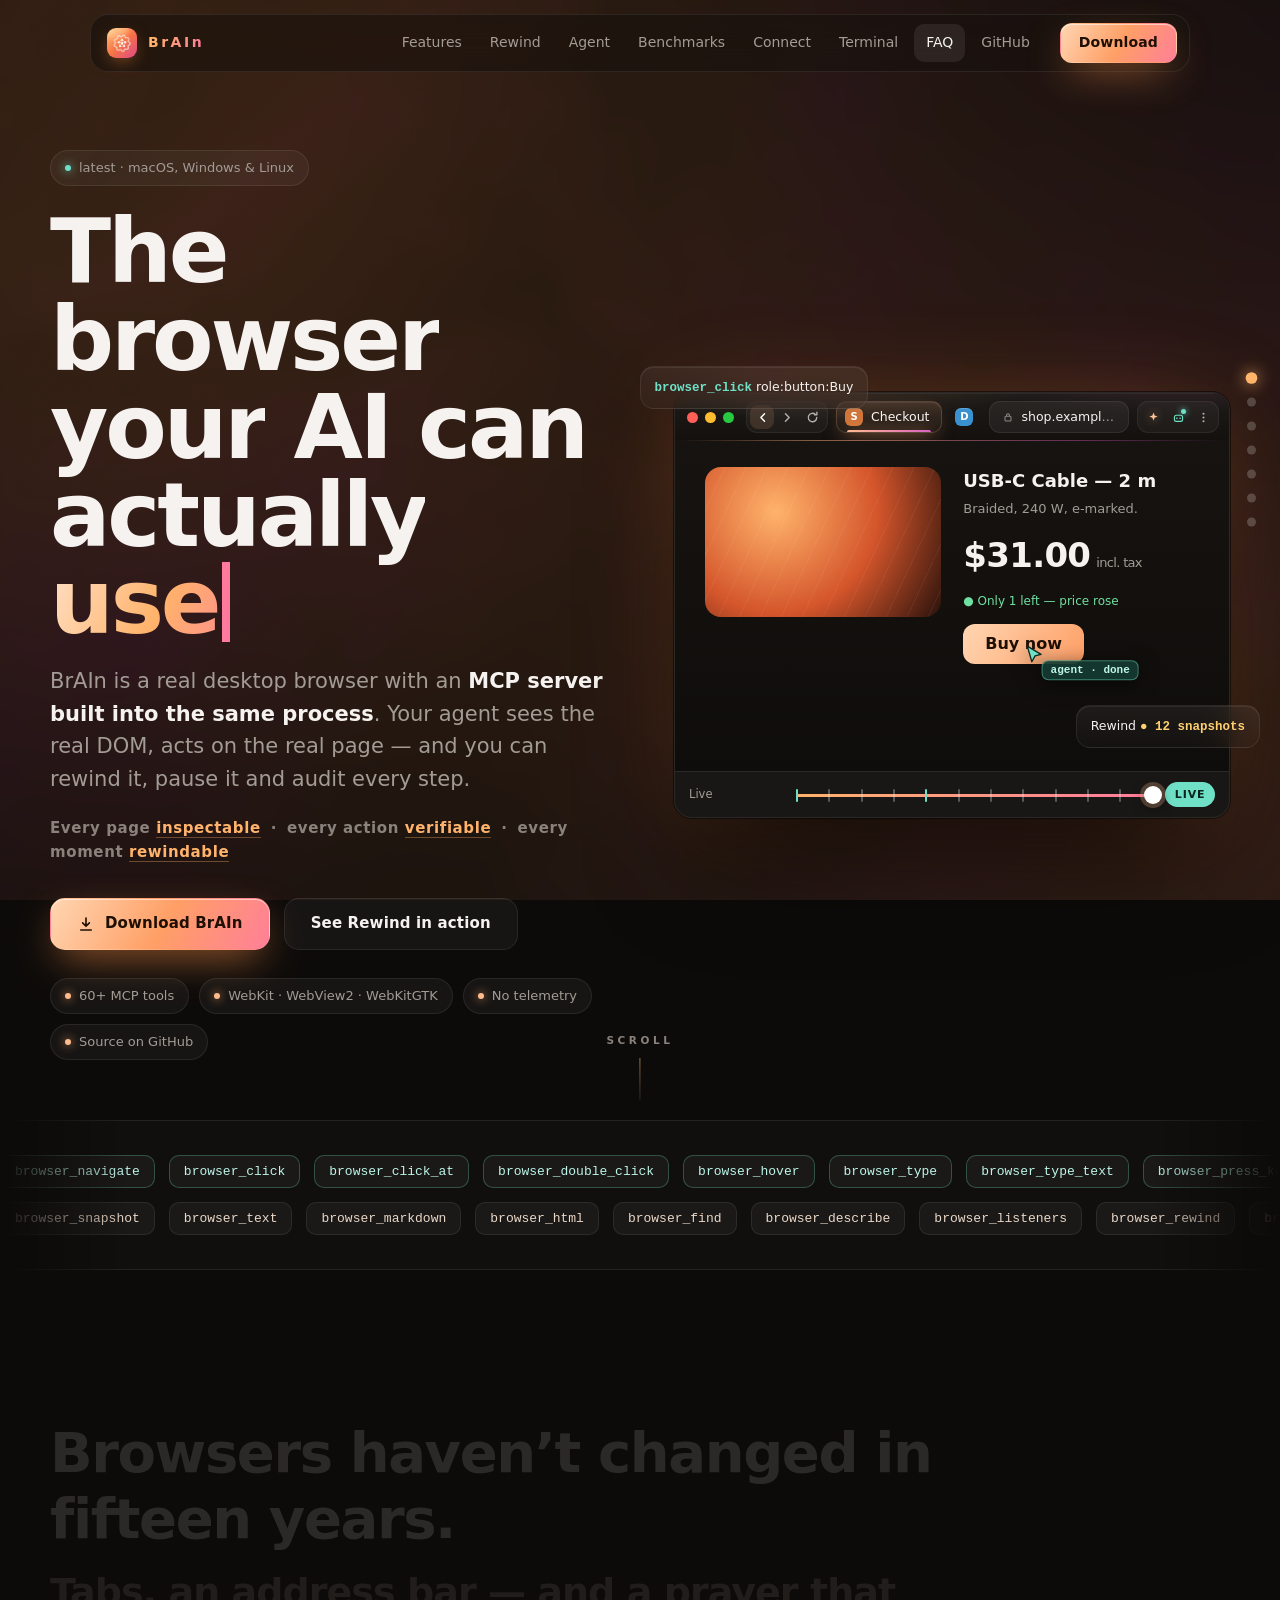
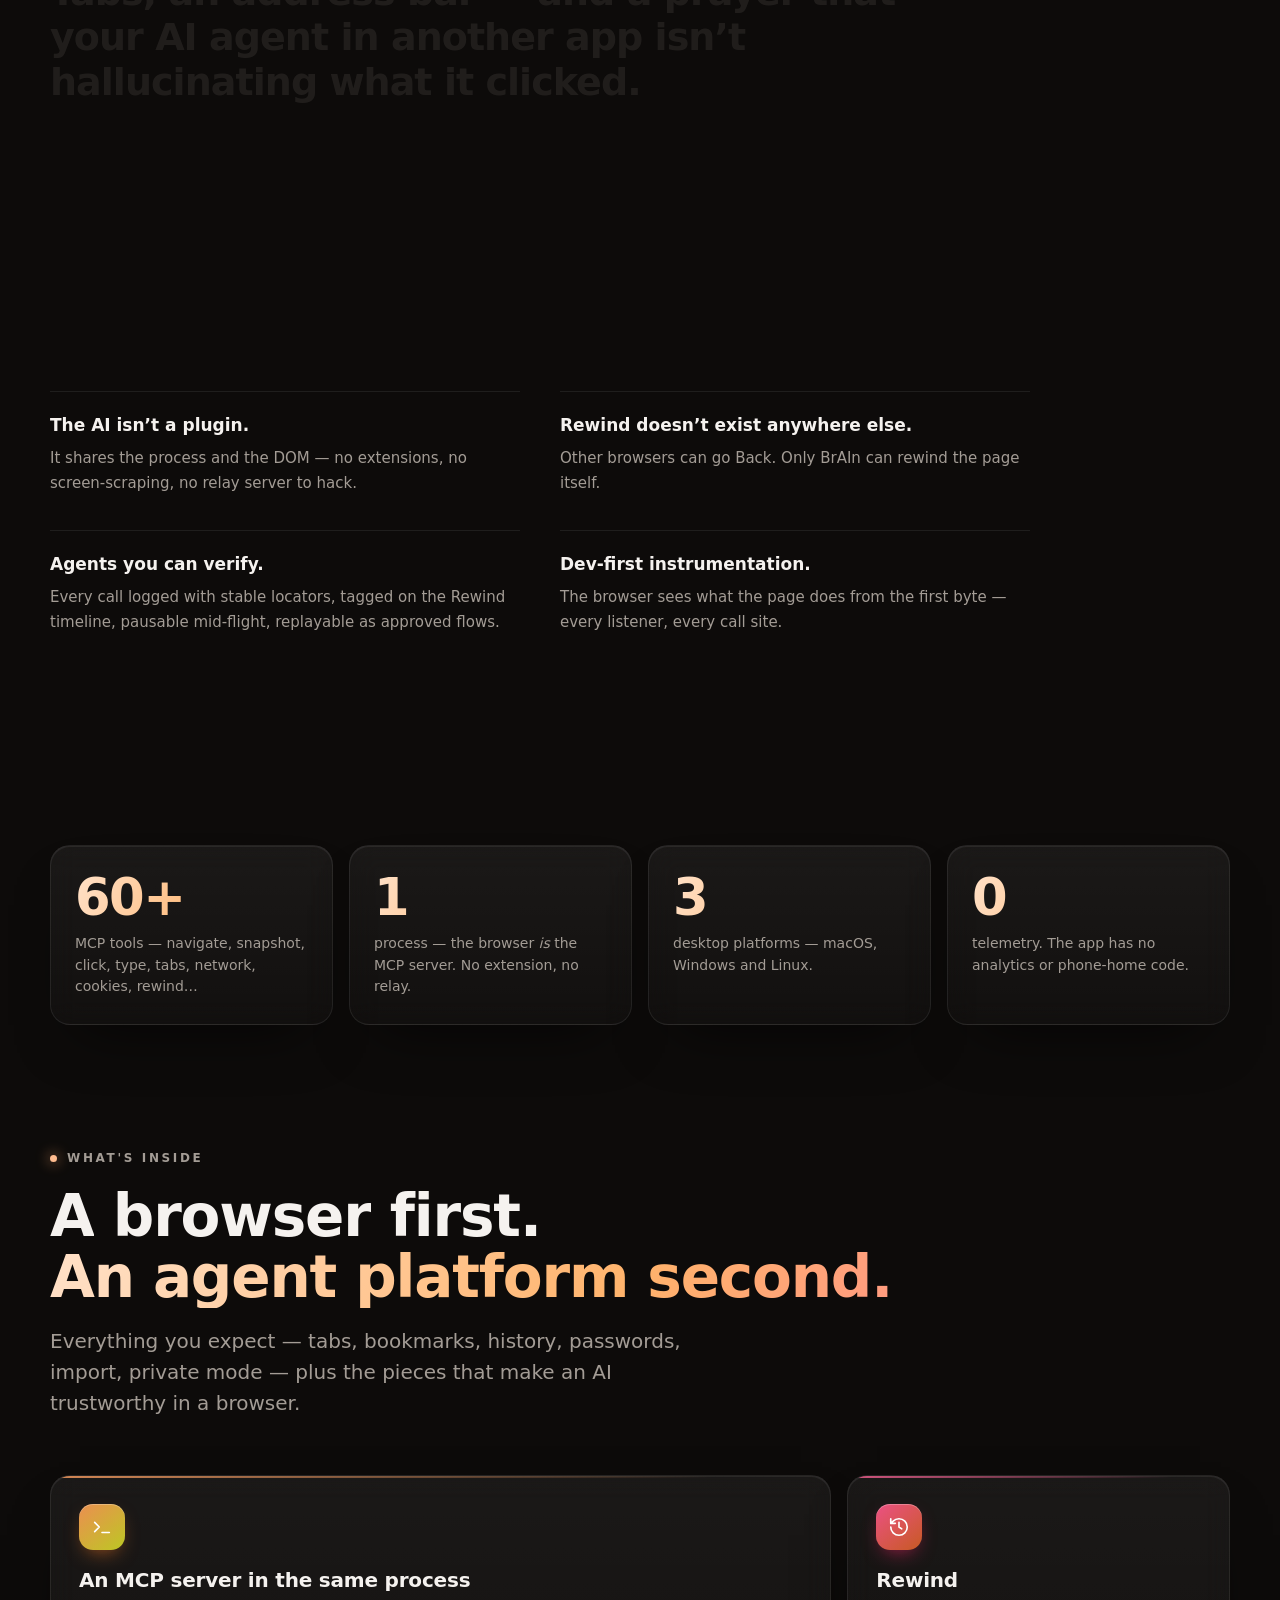
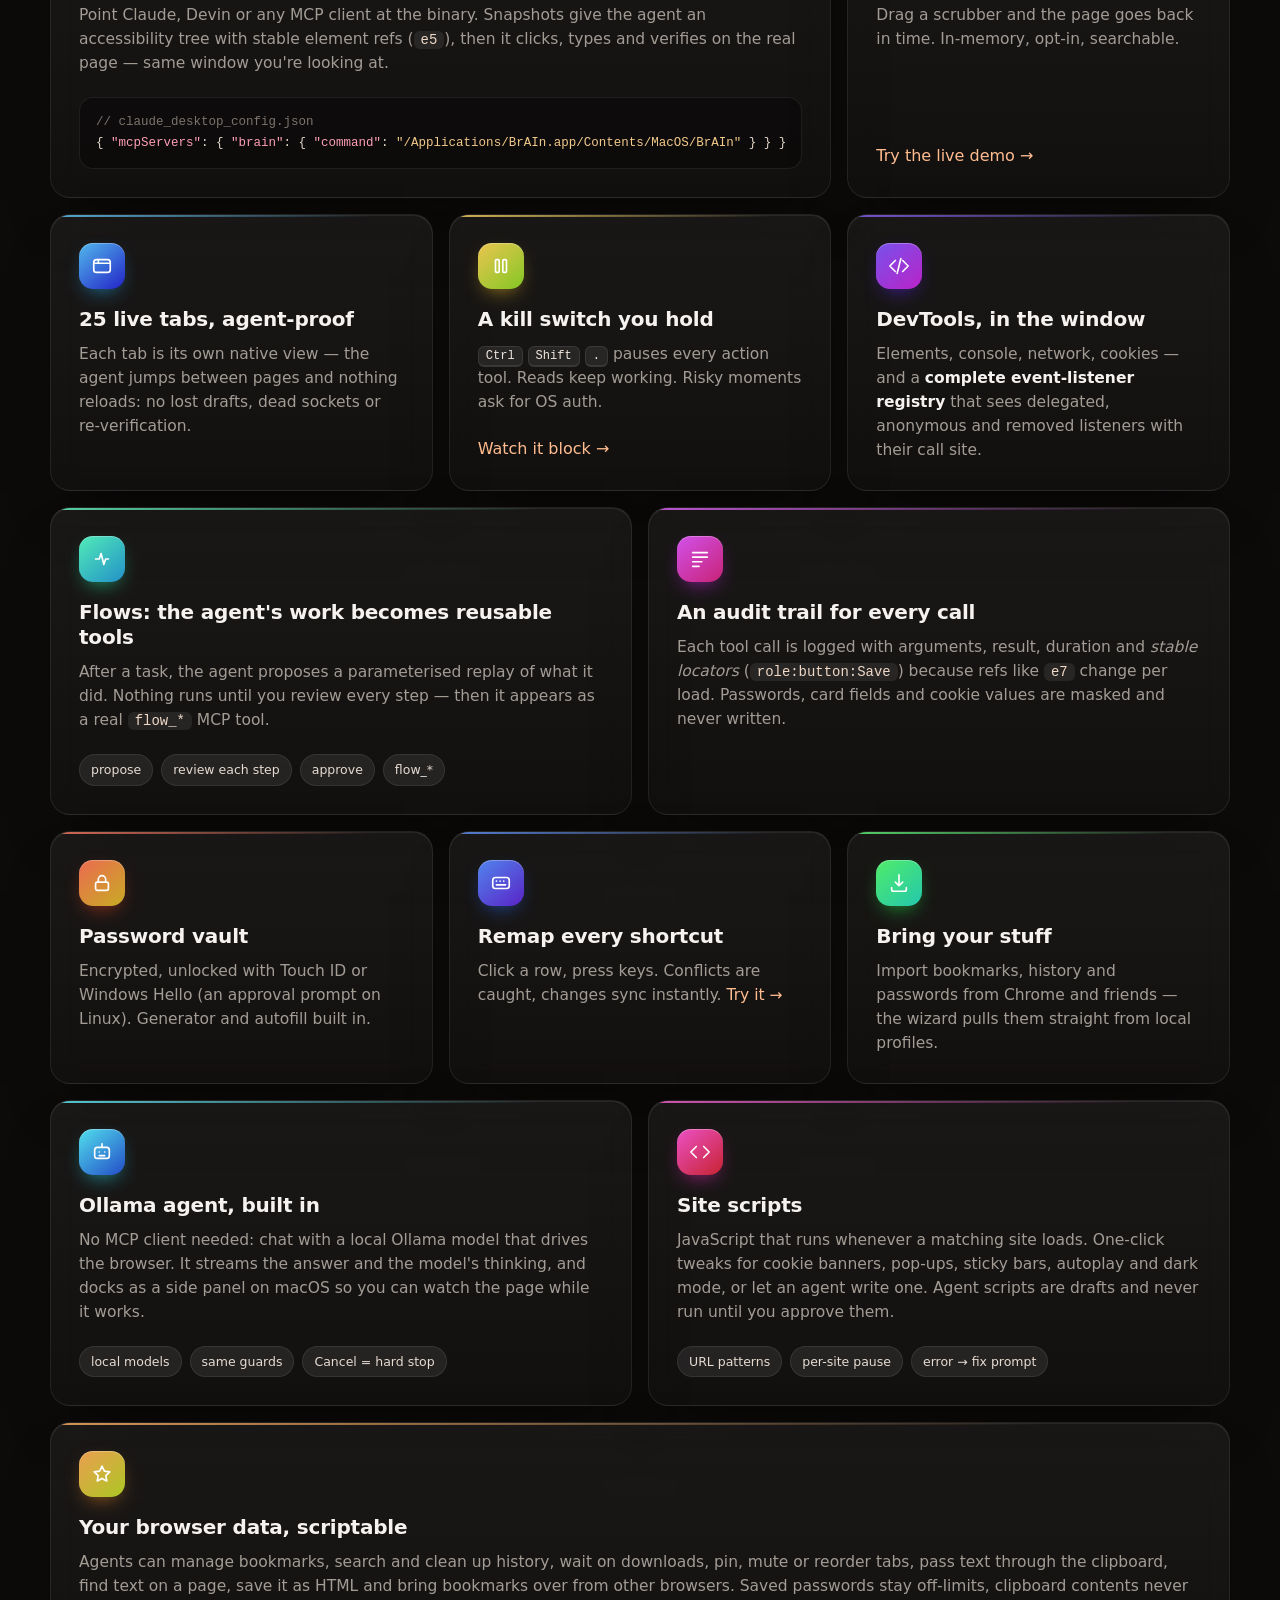
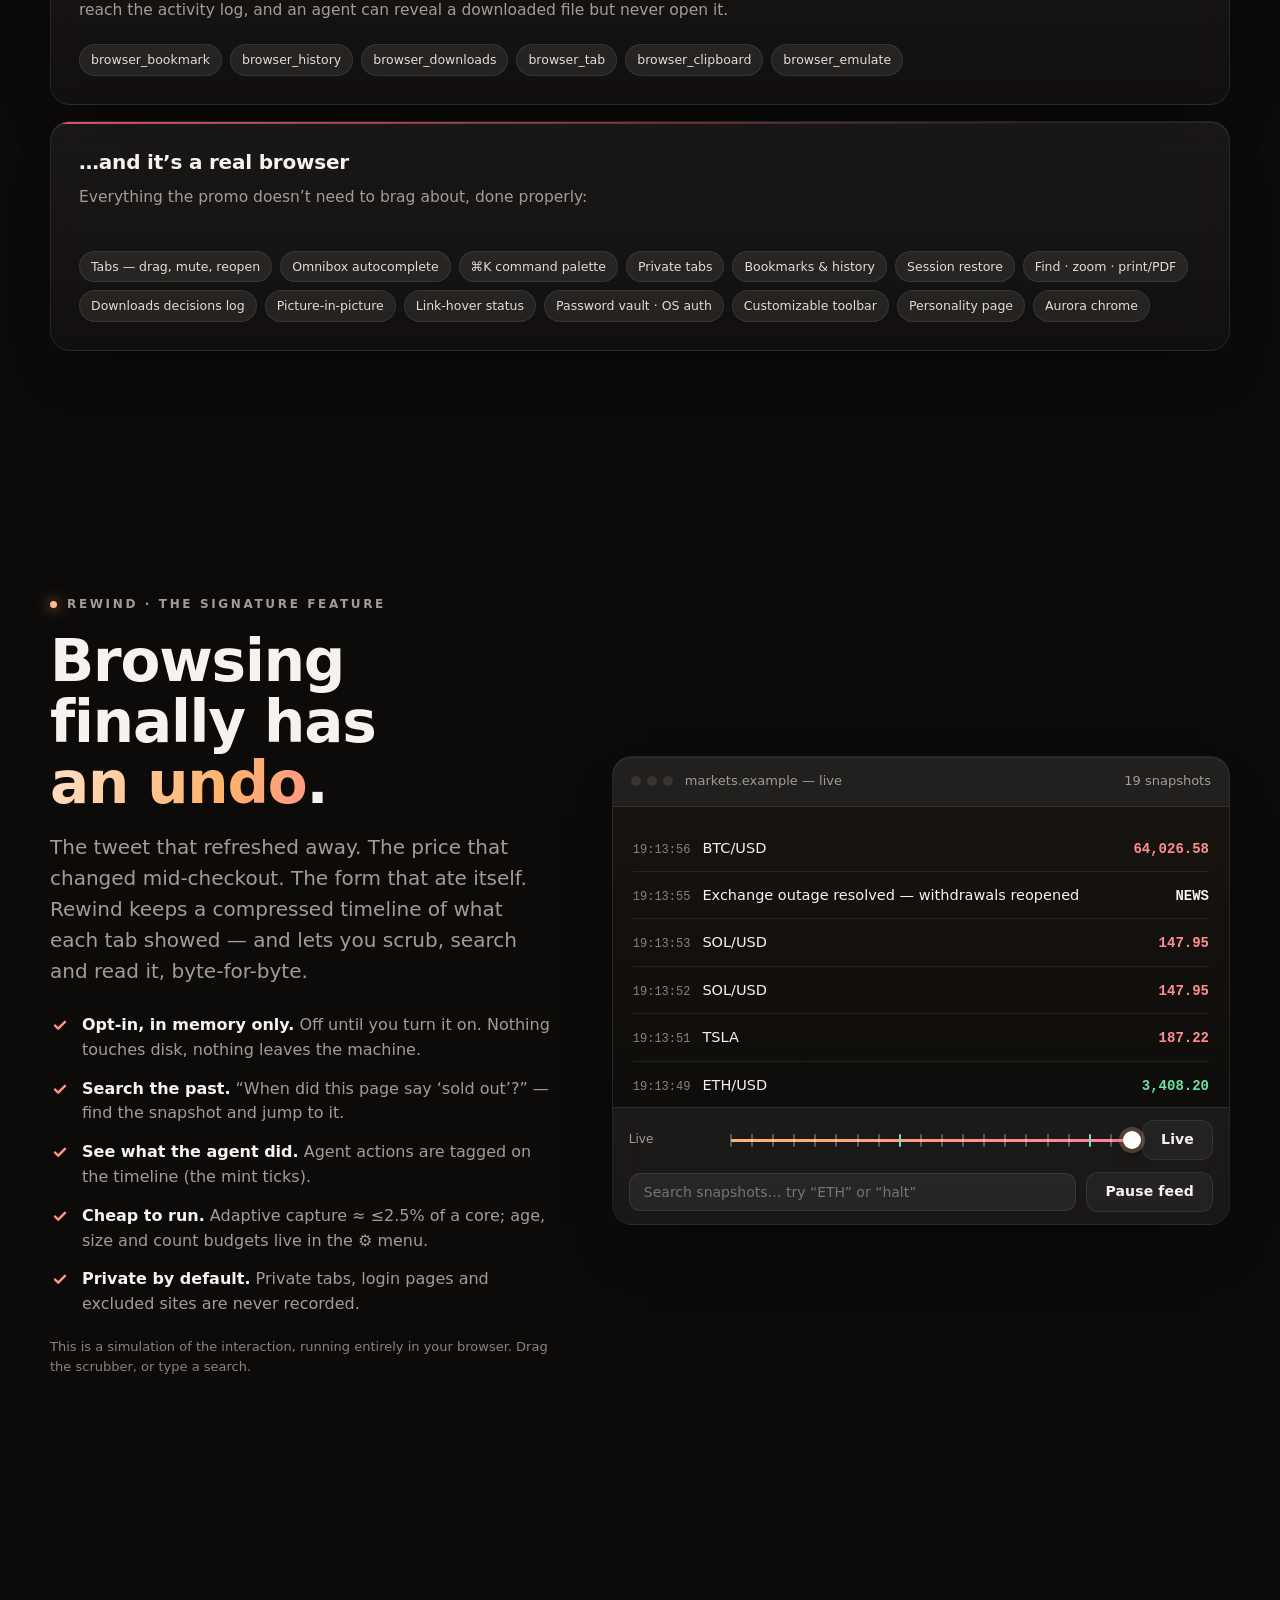
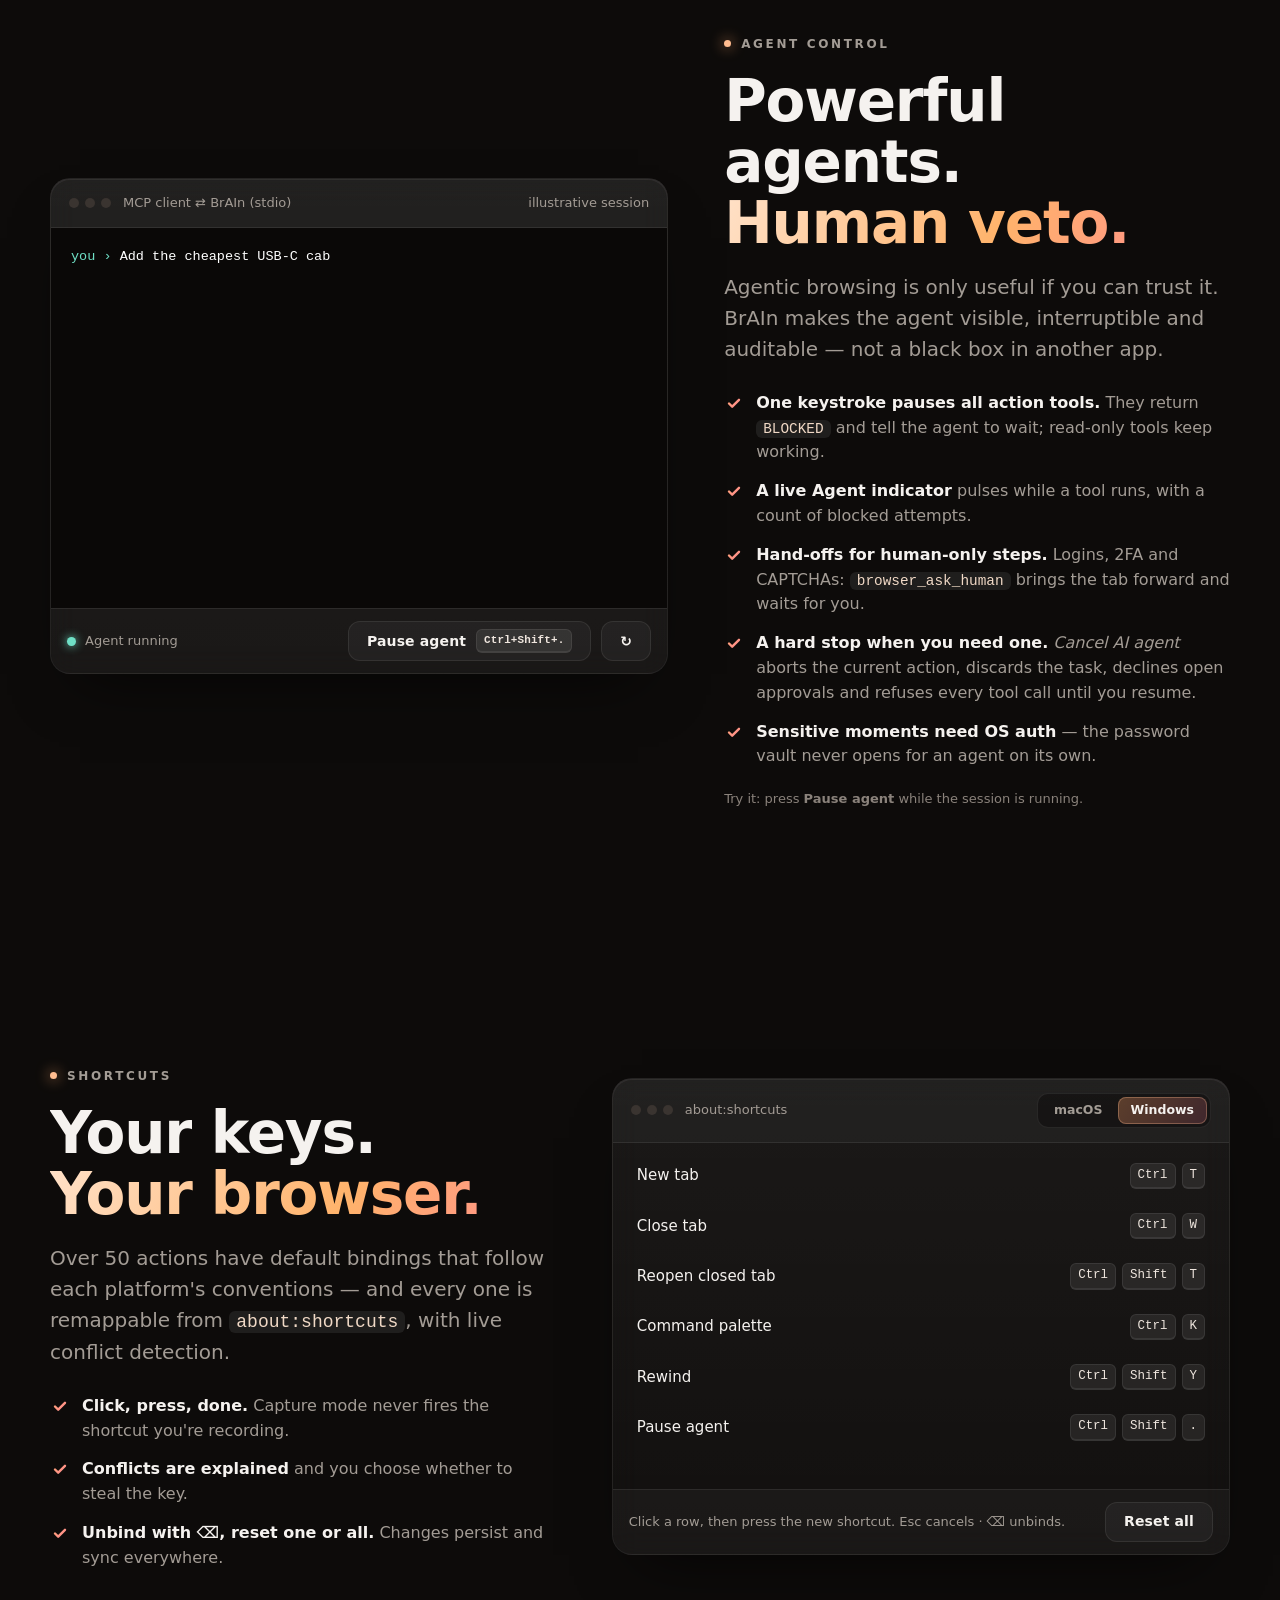
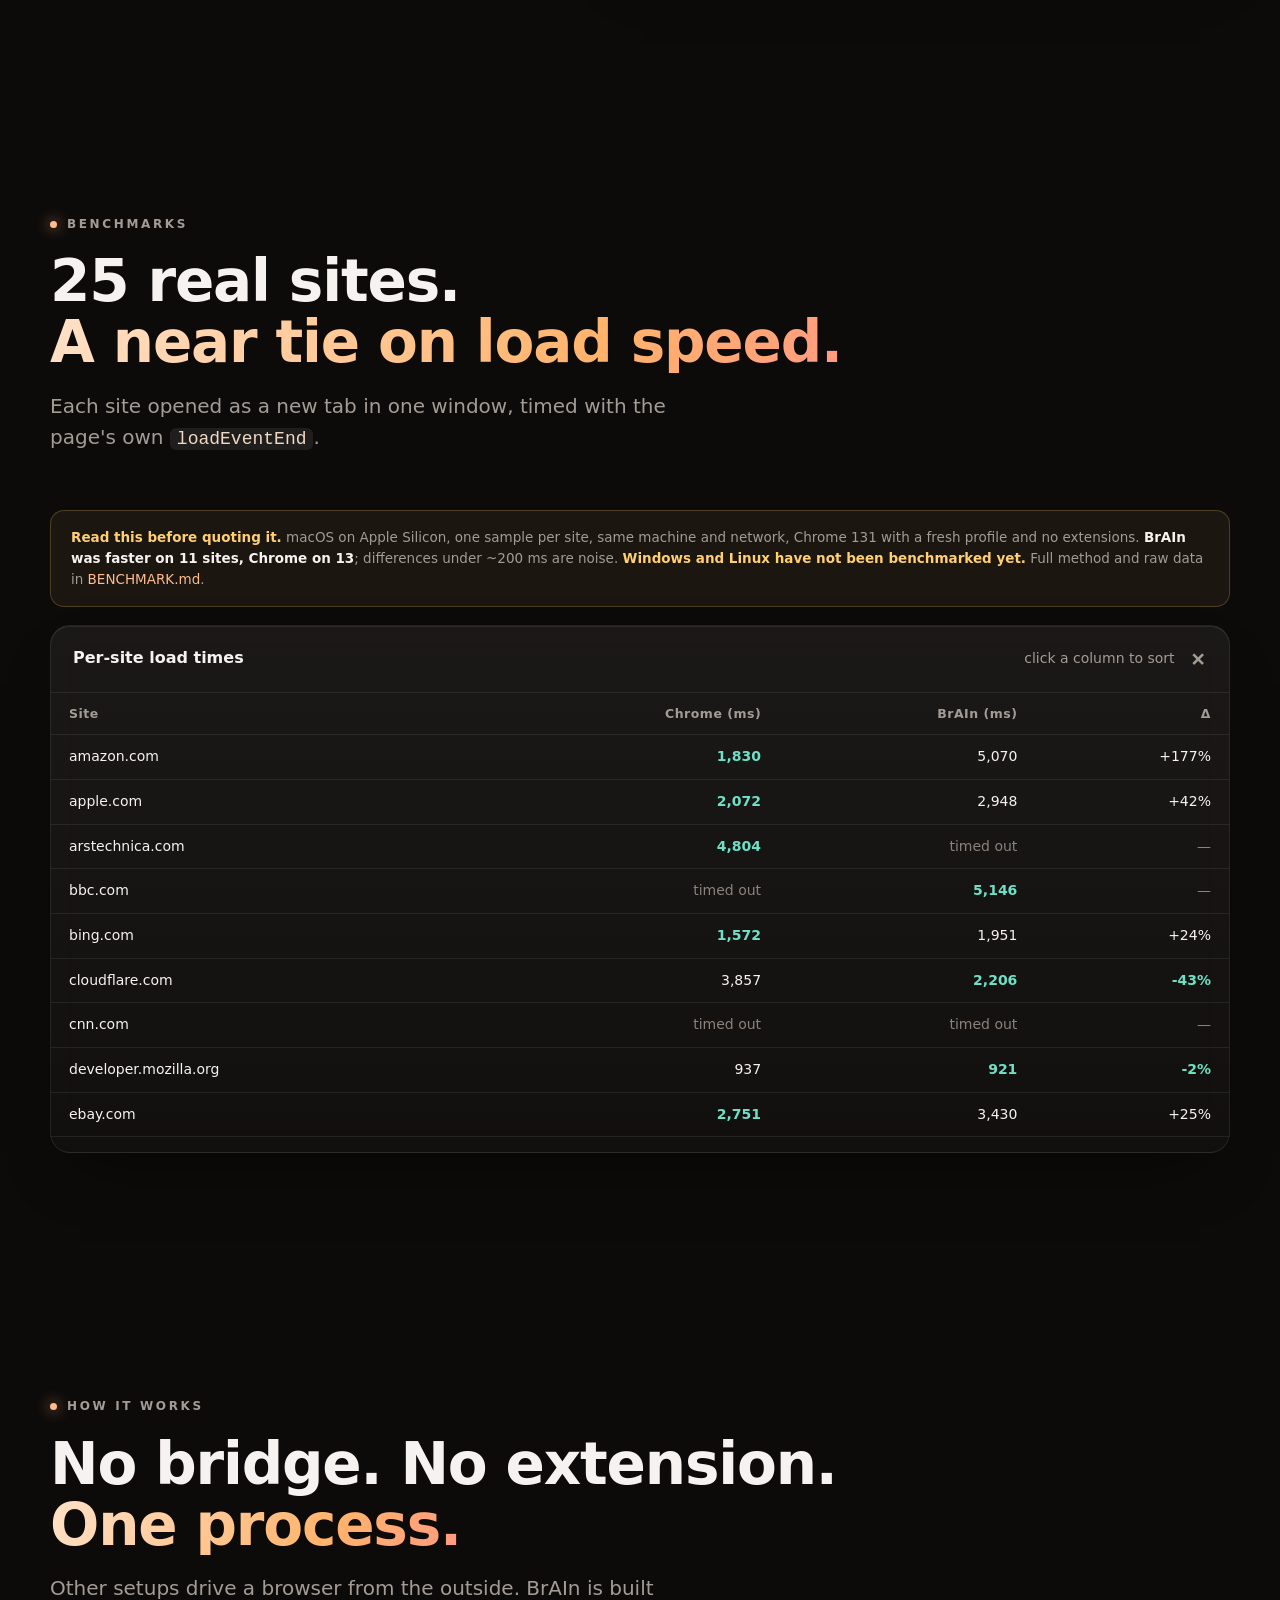
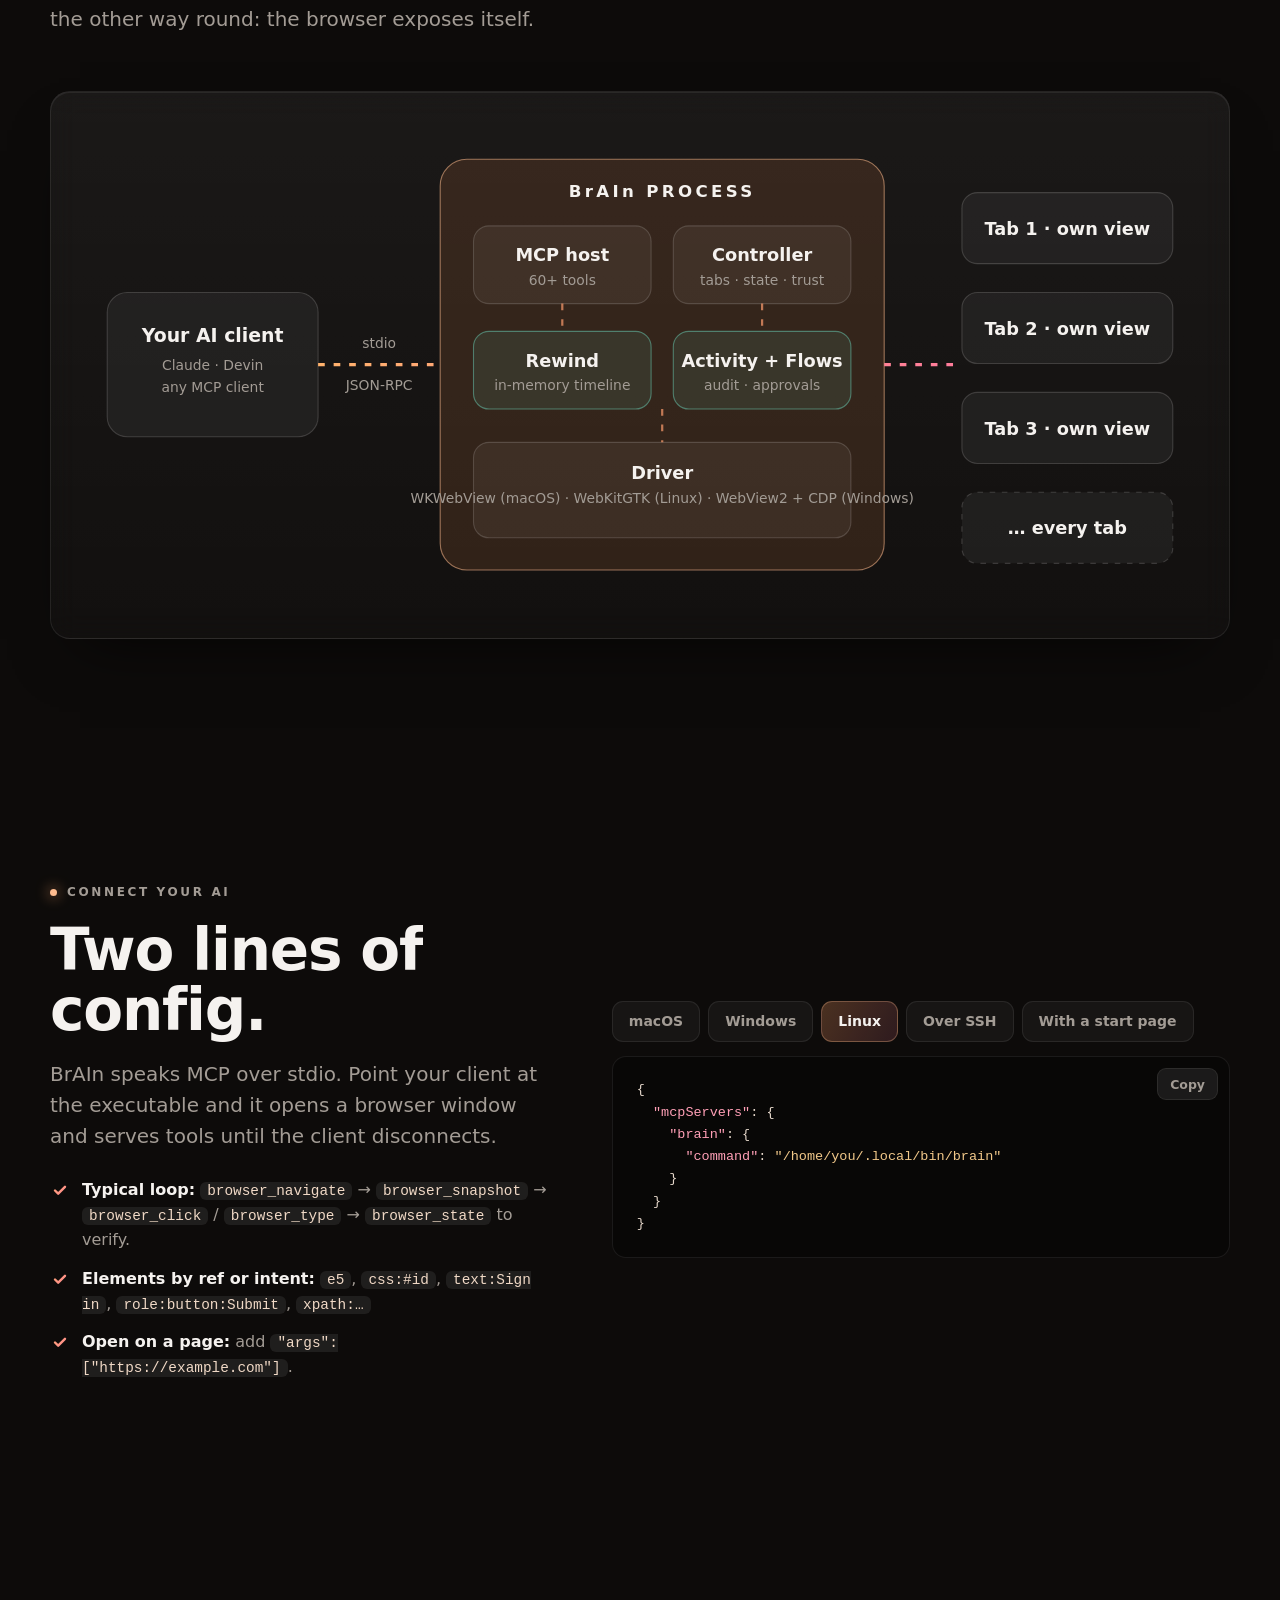
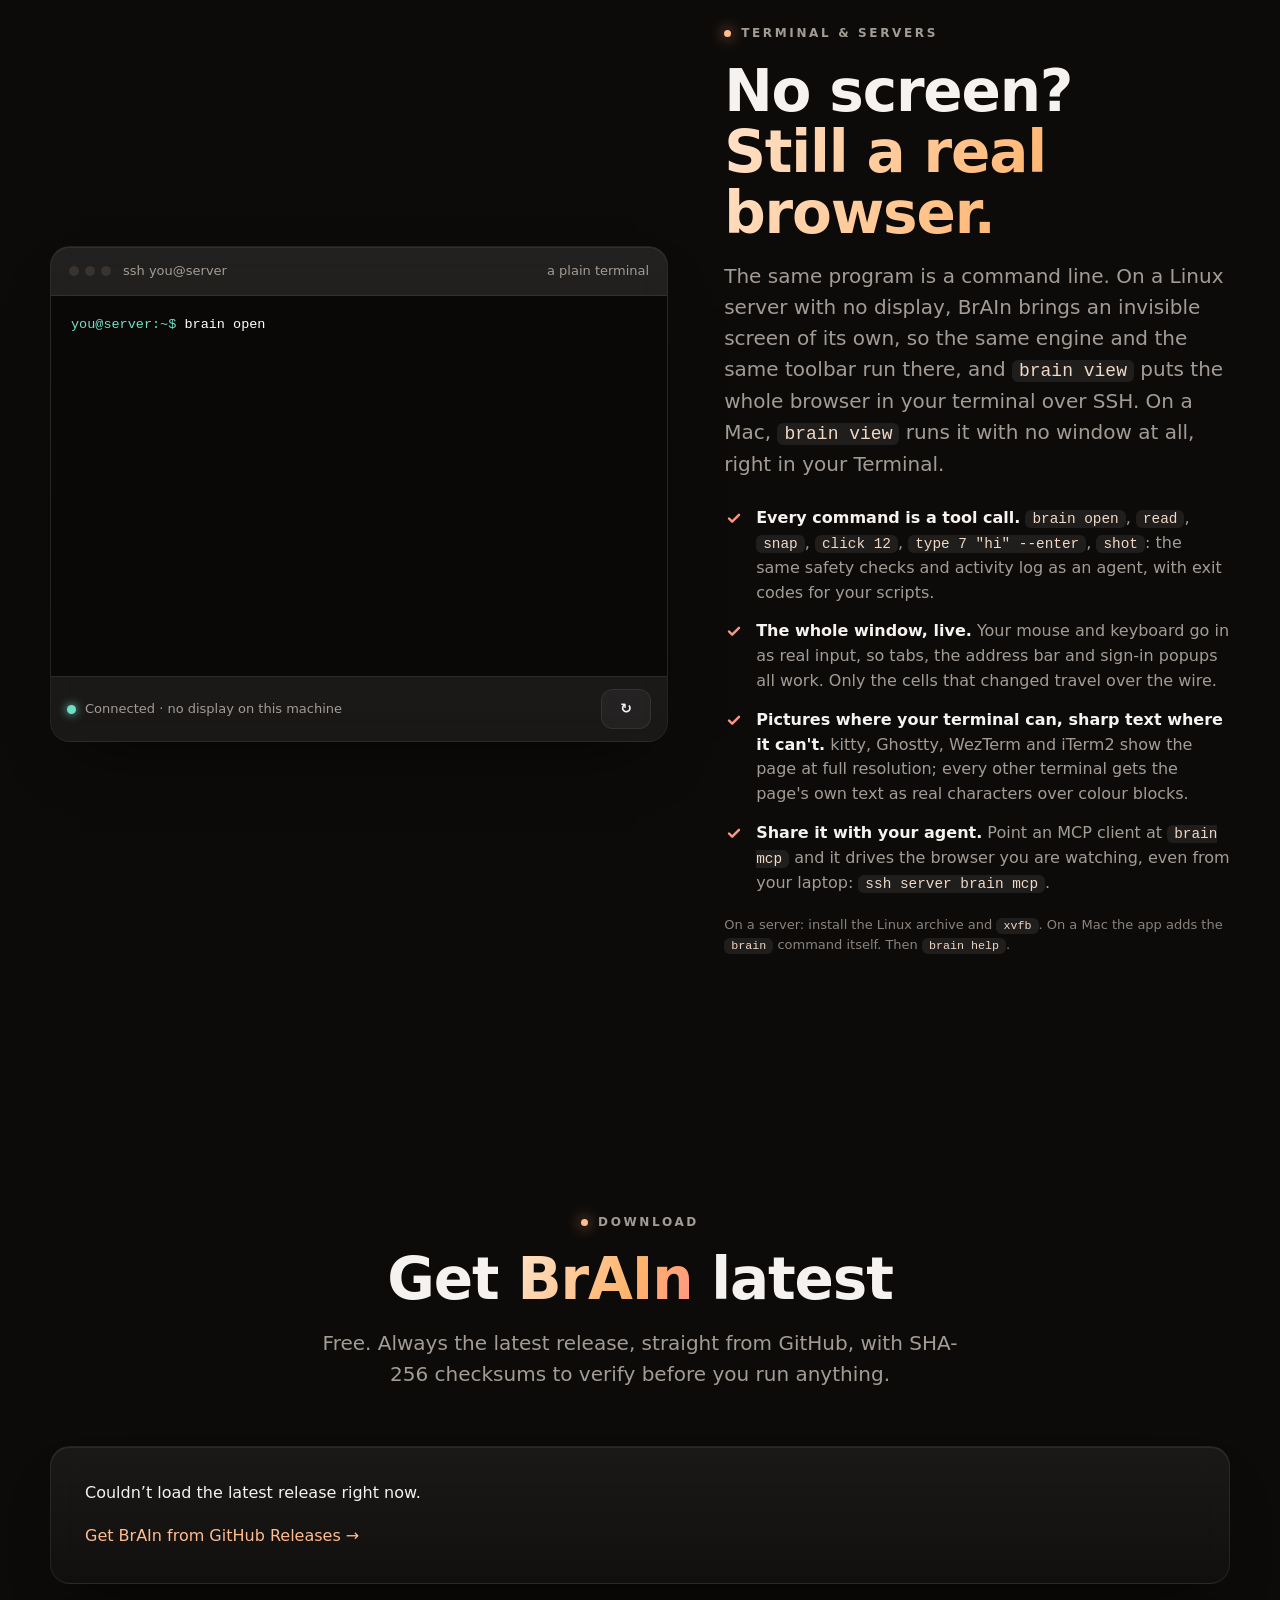
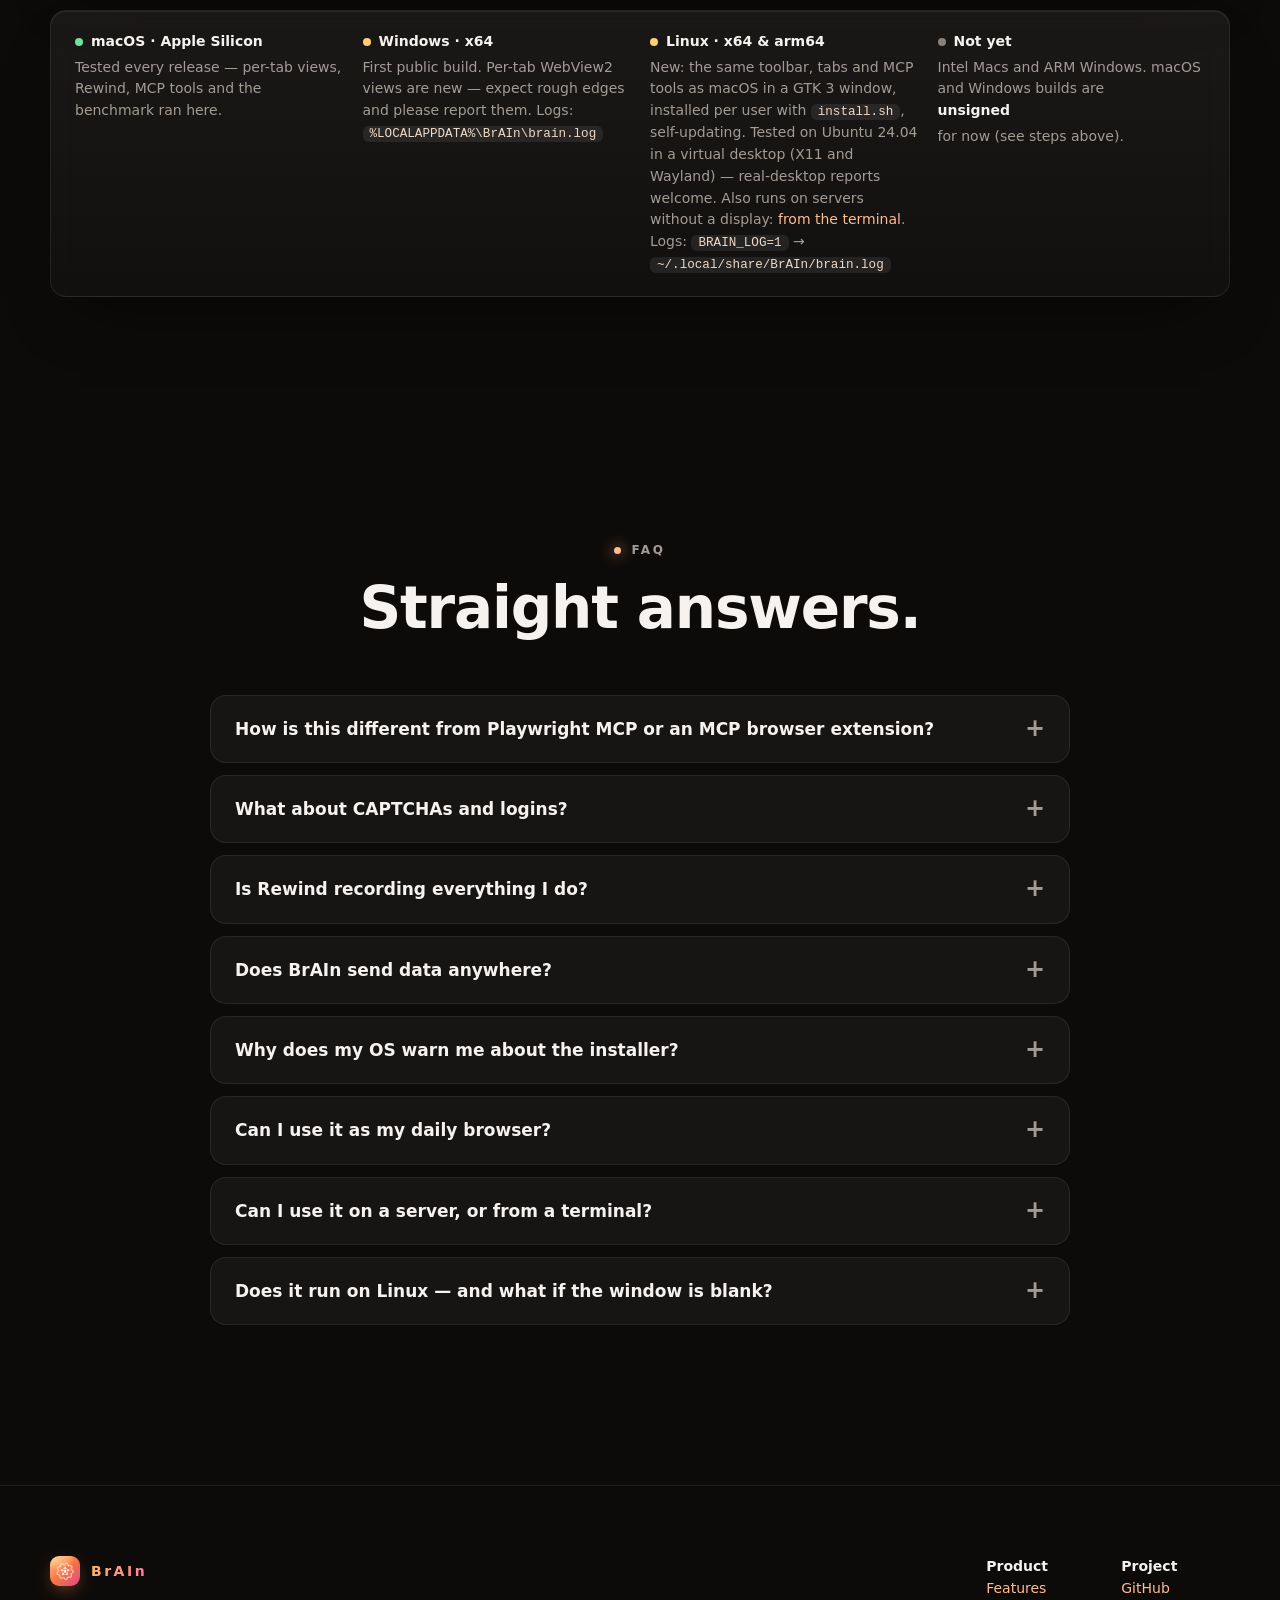
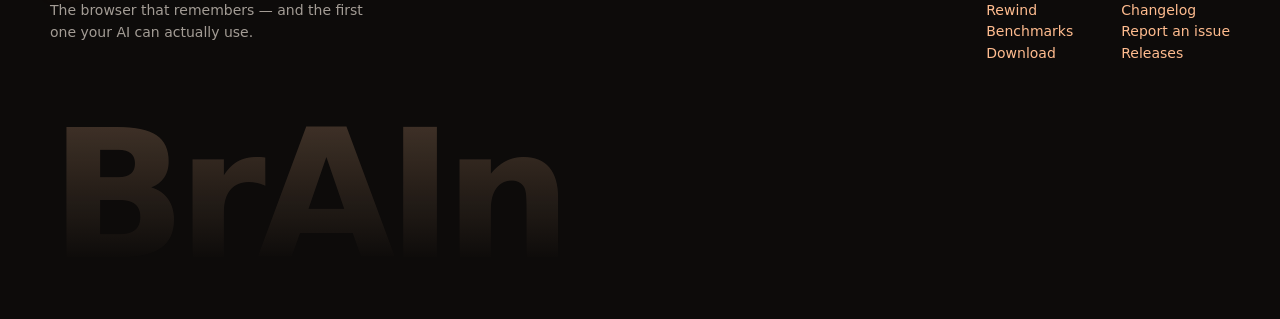
<file: website/index.html>
<!doctype html>
<html lang="en">
<head>
<meta charset="utf-8">
<meta name="viewport" content="width=device-width, initial-scale=1">
<title>BrAIn — the browser your AI can actually use</title>
<meta name="description" content="A desktop browser with an MCP server built in — Rewind page time-travel, a one-keystroke agent kill switch, dev-grade tooling, and a command line that runs it on servers and in any terminal. macOS, Windows &amp; Linux.">
<meta name="theme-color" content="#0d0b0a">
<meta name="robots" content="index,follow,max-image-preview:large">
<meta name="author" content="BrAIn">
<meta name="msvalidate.01" content="D8D2FC1AADBC45BB5FD01842634133A6" />
<link rel="canonical" href="https://brain.gtgroup.dev/">
<meta property="og:title" content="BrAIn — the browser your AI can actually use">
<meta property="og:description" content="A real browser with an MCP server inside. Rewind pages, keep every tab live, and stay in control of the agent.">
<meta property="og:image" content="https://brain.gtgroup.dev/assets/og.png">
<meta property="og:image:width" content="2400">
<meta property="og:image:height" content="1260">
<meta property="og:image:alt" content="BrAIn — a desktop browser with a built-in AI agent, Rewind page time-travel and a human kill switch.">
<meta property="og:type" content="website">
<meta property="og:url" content="https://brain.gtgroup.dev/">
<meta property="og:site_name" content="BrAIn">
<meta property="og:locale" content="en_US">
<meta name="twitter:card" content="summary_large_image">
<meta name="twitter:title" content="BrAIn — the browser your AI can actually use">
<meta name="twitter:description" content="A real browser with an MCP server inside. Rewind pages, keep every tab live, and stay in control of the agent.">
<meta name="twitter:image" content="https://brain.gtgroup.dev/assets/og.png">
<meta name="twitter:image:alt" content="BrAIn — a desktop browser with a built-in AI agent, Rewind page time-travel and a human kill switch.">
<link rel="icon" type="image/png" href="assets/favicon.png?v=2">
<link rel="apple-touch-icon" href="assets/apple-touch-icon.png?v=2">
<link rel="stylesheet" href="assets/style.css?v=6">
<script type="application/ld+json">
{
  "@context": "https://schema.org",
  "@type": "SoftwareApplication",
  "name": "BrAIn",
  "description": "A real desktop browser with an MCP server built into the same process — every page inspectable, every action verifiable, every moment rewindable. Features Rewind page time-travel, in-window DevTools, a password vault, remappable shortcuts, site scripts, a built-in local Ollama agent and a one-keystroke agent kill switch.",
  "applicationCategory": "BrowserApplication",
  "operatingSystem": "macOS, Windows, Linux",
  "url": "https://brain.gtgroup.dev/",
  "downloadUrl": "https://github.com/GranTurismo/BrAIn/releases/latest",
  "offers": { "@type": "Offer", "price": "0", "priceCurrency": "USD" },
  "featureList": "Embedded MCP server, 60+ MCP tools including bookmarks, history and downloads, built-in Ollama agent, Rewind page time-travel, per-tab live views, agent pause/cancel kill switch, site scripts, in-window DevTools, password vault, remappable shortcuts, Chrome import",
  "screenshot": "https://brain.gtgroup.dev/assets/og.png",
  "sameAs": "https://github.com/GranTurismo/BrAIn"
}
</script>
<script type="application/ld+json">
{
  "@context": "https://schema.org",
  "@type": "FAQPage",
  "mainEntity": [
    { "@type": "Question", "name": "How is BrAIn different from Playwright MCP or an MCP browser extension?", "acceptedAnswer": { "@type": "Answer", "text": "Those drive a browser from the outside — a debug connection, a throwaway profile or an extension sandbox. BrAIn is the MCP server: your real profile and sessions, no setup, and the agent can use things that exist only inside the browser (Rewind, the activity log, flows, the pause switch, the listener registry)." } },
    { "@type": "Question", "name": "What about CAPTCHAs and logins?", "acceptedAnswer": { "@type": "Answer", "text": "BrAIn doesn't try to defeat them. browser_ask_human brings the tab to the front, shows you a card, waits while you do the step, then the agent carries on. Passwords are never typed by the agent — the vault needs your OS authentication." } },
    { "@type": "Question", "name": "Is Rewind recording everything I do?", "acceptedAnswer": { "@type": "Answer", "text": "No. It is off by default and asks before it starts. When on, it keeps compressed DOM snapshots in memory only (never on disk), skips private tabs, login pages and sites you exclude, drops a tab's history when the tab closes, and enforces age and size budgets." } },
    { "@type": "Question", "name": "Does BrAIn send data anywhere?", "acceptedAnswer": { "@type": "Answer", "text": "There is no telemetry or analytics. The only call BrAIn makes on its own is the self-updater asking GitHub for the latest release (and downloading it, SHA-256 verified, when you accept). Otherwise it talks to the sites you visit, to your MCP client over stdio, and to a local Ollama server if you use the built-in agent." } },
    { "@type": "Question", "name": "Why does my OS warn me about the installer?", "acceptedAnswer": { "@type": "Answer", "text": "The builds are not code-signed yet. Verify the SHA-256 on this page, then: on macOS right-click the app → Open; on Windows choose More info → Run anyway in SmartScreen. Linux has no such gate: unpack the archive and run install.sh." } },
    { "@type": "Question", "name": "Can I use it as my daily browser?", "acceptedAnswer": { "@type": "Answer", "text": "It has the daily-driver basics — tabs, bookmarks, history, autocomplete, downloads, private tabs, password vault, import, PiP, find, zoom, print, session restore. It does not have an extension store or sync." } }
  ]
}
</script>
</head>
<body>
<div id="loader" aria-hidden="true"><img src="assets/logo.png" alt="" width="52" height="52"><span>BrAIn</span></div>
<div class="progress" id="progress"></div>
<div class="fallback-bg"></div>
<canvas id="aurora" aria-hidden="true"></canvas>
<div class="noise"></div>

<!-- ============ NAV ============ -->
<nav class="top" id="nav">
  <a class="logo" href="#top"><img src="assets/logo.png" alt="" width="30" height="30"><span>BrAIn</span></a>
  <div class="links" id="links">
    <a href="#features">Features</a>
    <a href="#rewind">Rewind</a>
    <a href="#agent">Agent</a>
    <a href="#speed">Benchmarks</a>
    <a href="#connect">Connect</a>
    <a href="#terminal">Terminal</a>
    <a href="#faq">FAQ</a>
    <a href="https://github.com/GranTurismo/BrAIn" rel="noopener">GitHub</a>
  </div>
  <button class="burger" id="burger" aria-label="Menu" aria-expanded="false">
    <svg width="18" height="18" viewBox="0 0 18 18" fill="none" stroke="currentColor" stroke-width="1.8" stroke-linecap="round"><path d="M3 5h12M3 9h12M3 13h12"/></svg>
  </button>
  <a class="btn primary sm" href="#download" data-dl-cta>Download</a>
</nav>

<!-- ============ HERO ============ -->
<header class="hero" id="top">
  <div class="wrap cols">
    <div>
      <span class="chip live rv"><i></i><span><span data-version>latest</span> · macOS, Windows &amp; Linux</span></span>
      <h1 class="rv" style="--d:.05s">The browser your AI can actually <span class="grad rot" id="rot">use</span><span class="rot"><span class="cursor"></span></span></h1>
      <p class="lead rv" style="--d:.12s">BrAIn is a real desktop browser with an <b style="color:var(--ink)">MCP server built into the same process</b>. Your agent sees the real DOM, acts on the real page — and you can rewind it, pause it and audit every step.</p>
      <p class="triplet rv" style="--d:.16s">Every page <a href="#features">inspectable</a><span>·</span>every action <a href="#agent">verifiable</a><span>·</span>every moment <a href="#rewind">rewindable</a></p>
      <div class="cta rv" style="--d:.2s">
        <a class="btn primary" href="#download" id="heroDl">
          <svg viewBox="0 0 24 24" fill="none" stroke="currentColor" stroke-width="2.2" stroke-linecap="round" stroke-linejoin="round"><path d="M12 4v11m0 0l-4.5-4.5M12 15l4.5-4.5M5 20h14"/></svg>
          <span id="heroDlLabel">Download BrAIn</span>
        </a>
        <a class="btn" href="#rewind">See Rewind in action</a>
      </div>
      <div class="meta rv" style="--d:.28s">
        <span class="chip"><i></i>60+ MCP tools</span>
        <span class="chip"><i></i>WebKit · WebView2 · WebKitGTK</span>
        <span class="chip"><i></i>No telemetry</span>
        <span class="chip"><i></i>Source on GitHub</span>
      </div>
    </div>

    <div class="hero-win rv" style="--d:.15s">
      <div class="float card float" style="top:-26px;left:-34px;--d:0s"><b>browser_click</b> role:button:Buy</div>
      <div class="float card" style="bottom:70px;right:-30px;animation-delay:-3s">Rewind <b style="color:var(--warn)">● 12 snapshots</b></div>
      <div class="win tilt" id="heroWin">
        <div class="bar">
          <div class="lights"><i></i><i></i><i></i></div>
          <div class="navc" aria-hidden="true"><i><svg viewBox="0 0 16 16" fill="none" stroke="currentColor" stroke-width="1.8" stroke-linecap="round" stroke-linejoin="round"><path d="M10.5 3.5 6 8l4.5 4.5"/></svg></i><i><svg viewBox="0 0 16 16" fill="none" stroke="currentColor" stroke-width="1.8" stroke-linecap="round" stroke-linejoin="round"><path d="M5.5 3.5 10 8l-4.5 4.5"/></svg></i><i><svg viewBox="0 0 16 16" fill="none" stroke="currentColor" stroke-width="1.7" stroke-linecap="round"><path d="M13.2 8a5.2 5.2 0 1 1-1.6-3.7"/><path d="M13.4 1.6v3h-3" stroke-linejoin="round"/></svg></i></div>
          <div class="tabs"><span class="tab on" style="--th:24"><span class="dot">S</span>Checkout</span><span class="tab" style="--th:205"><span class="dot">D</span>Docs</span></div>
          <div class="omni"><svg viewBox="0 0 16 16" fill="none" stroke="currentColor" stroke-width="1.4"><rect x="4" y="7" width="8" height="6.4" rx="1.4"/><path d="M6 7V5.6a2 2 0 0 1 4 0V7"/></svg><span><b>shop.example</b>/checkout</span></div>
          <div class="tools" aria-hidden="true"><i class="orb"><svg viewBox="0 0 16 16"><path d="M8 1.8 9.4 5.4 13 6.8 9.4 8.2 8 11.8 6.6 8.2 3 6.8l3.6-1.4z" fill="currentColor"/></svg></i><i class="ag" id="hAgent"><svg viewBox="0 0 16 16"><rect x="3" y="5.2" width="10" height="7.6" rx="2.4" fill="none" stroke="currentColor" stroke-width="1.4"/><circle cx="6" cy="9" r="1" fill="currentColor"/><circle cx="10" cy="9" r="1" fill="currentColor"/></svg></i><i><svg viewBox="0 0 16 16"><circle cx="8" cy="3.4" r="1.3" fill="currentColor"/><circle cx="8" cy="8" r="1.3" fill="currentColor"/><circle cx="8" cy="12.6" r="1.3" fill="currentColor"/></svg></i></div>
        </div>
        <div class="page" id="heroPage">
          <span class="frozen">Frozen · <span id="hAgo">2 min ago</span></span>
          <div class="shop">
            <div class="img"></div>
            <div>
              <h4>USB-C Cable — 2 m</h4>
              <p>Braided, 240 W, e-marked.</p>
              <div class="price" id="hPrice">$19.00<small>incl. tax</small></div>
              <div class="stock" id="hStock">● In stock — 14 left</div>
              <button class="buy" id="hBuy" tabindex="-1">Buy now</button>
            </div>
          </div>
          <div class="cursor-ai" id="hCursor"><svg viewBox="0 0 24 24"><path d="M4 2l15 9-6.5 1.6L9 19z" fill="#6fe0c6" stroke="#06241d" stroke-width="1.4" stroke-linejoin="round"/></svg><span class="tag" id="hTag">agent · navigate</span></div>
        </div>
        <div class="rw">
          <span class="lbl" id="hLbl">Live</span>
          <div class="track" id="hTrack" role="slider" aria-label="Rewind scrubber" aria-valuemin="0" aria-valuemax="100" tabindex="0">
            <div class="rail"></div><div class="fill" id="hFill"></div><div class="ticks" id="hTicks"></div><div class="thumb" id="hThumb"></div>
          </div>
          <button class="live" id="hLive" tabindex="-1">LIVE</button>
        </div>
      </div>
    </div>
  </div>
  <div class="scroll-hint" aria-hidden="true"><span>scroll</span><i></i></div>
</header>

<!-- ============ MARQUEE ============ -->
<div class="marquee" aria-label="Some of the MCP tools BrAIn exposes">
  <div class="row" id="mq1"></div>
  <div class="row" id="mq2"></div>
</div>

<!-- ============ MANIFESTO ============ -->
<section class="manifesto">
  <div class="wrap">
    <p class="m-line" data-words>Browsers haven’t changed in fifteen years.</p>
    <p class="m-line dim2" data-words>Tabs, an address bar — and a prayer that your AI agent in another app isn’t hallucinating what it clicked.</p>
    <p class="m-line grad" data-words>The browser that remembers — and the first one your AI can actually use.</p>
    <div class="m-points">
      <div class="rv"><b>The AI isn’t a plugin.</b><span>It shares the process and the DOM — no extensions, no screen-scraping, no relay server to hack.</span></div>
      <div class="rv" style="--d:.06s"><b>Rewind doesn’t exist anywhere else.</b><span>Other browsers can go Back. Only BrAIn can rewind the page itself.</span></div>
      <div class="rv" style="--d:.12s"><b>Agents you can verify.</b><span>Every call logged with stable locators, tagged on the Rewind timeline, pausable mid-flight, replayable as approved flows.</span></div>
      <div class="rv" style="--d:.18s"><b>Dev-first instrumentation.</b><span>The browser sees what the page does from the first byte — every listener, every call site.</span></div>
    </div>
  </div>
</section>

<!-- ============ STATS ============ -->
<section style="padding:80px 0 0">
  <div class="wrap">
    <div class="stats">
      <div class="card stat rv spot"><div class="n grad" data-count="60" data-suffix="+">60+</div><div class="t">MCP tools — navigate, snapshot, click, type, tabs, network, cookies, rewind…</div></div>
      <div class="card stat rv spot" style="--d:.06s"><div class="n grad" data-count="1">1</div><div class="t">process — the browser <i>is</i> the MCP server. No extension, no relay.</div></div>
      <div class="card stat rv spot" style="--d:.12s"><div class="n grad" data-count="3">3</div><div class="t">desktop platforms — macOS, Windows and Linux.</div></div>
      <div class="card stat rv spot" style="--d:.18s"><div class="n grad" data-count="0">0</div><div class="t">telemetry. The app has no analytics or phone-home code.</div></div>
    </div>
  </div>
</section>

<!-- ============ FEATURES ============ -->
<section id="features">
  <div class="wrap">
    <div class="head rv"><span class="eyebrow">What's inside</span><h2>A browser first.<br><span class="grad">An agent platform second.</span></h2>
      <p class="lead">Everything you expect — tabs, bookmarks, history, passwords, import, private mode — plus the pieces that make an AI trustworthy in a browser.</p></div>
    <div class="bento">
      <div class="card b-a spot rv">
        <div class="icon"><svg viewBox="0 0 24 24"><path d="M4 7l5 5-5 5M12 18h8"/></svg></div>
        <h3>An MCP server in the same process</h3>
        <p>Point Claude, Devin or any MCP client at the binary. Snapshots give the agent an accessibility tree with stable element refs (<code>e5</code>), then it clicks, types and verifies on the real page — same window you're looking at.</p>
        <div class="mini"><div class="code"><span class="c">// claude_desktop_config.json</span>
{ <span class="n">"mcpServers"</span>: { <span class="n">"brain"</span>: { <span class="n">"command"</span>: <span class="s">"/Applications/BrAIn.app/Contents/MacOS/BrAIn"</span> } } }</div></div>
      </div>
      <div class="card b-b spot rv" style="--d:.05s">
        <div class="icon"><svg viewBox="0 0 24 24"><path d="M3 12a9 9 0 109-9 9 9 0 00-6.4 2.6L3 8M3 3v5h5M12 7v5l3 2"/></svg></div>
        <h3>Rewind</h3>
        <p>Drag a scrubber and the page goes back in time. In-memory, opt-in, searchable.</p>
        <div class="mini"><a href="#rewind">Try the live demo →</a></div>
      </div>
      <div class="card b-c spot rv">
        <div class="icon"><svg viewBox="0 0 24 24"><rect x="3" y="5" width="18" height="14" rx="3"/><path d="M3 9h18M8 5v4"/></svg></div>
        <h3>25 live tabs, agent-proof</h3>
        <p>Each tab is its own native view — the agent jumps between pages and nothing reloads: no lost drafts, dead sockets or re-verification.</p>
      </div>
      <div class="card b-d spot rv" style="--d:.05s">
        <div class="icon"><svg viewBox="0 0 24 24"><rect x="6" y="5" width="4" height="14" rx="1.2"/><rect x="14" y="5" width="4" height="14" rx="1.2"/></svg></div>
        <h3>A kill switch you hold</h3>
        <p><kbd>Ctrl</kbd> <kbd>Shift</kbd> <kbd>.</kbd> pauses every action tool. Reads keep working. Risky moments ask for OS auth.</p>
        <div class="mini"><a href="#agent">Watch it block →</a></div>
      </div>
      <div class="card b-e spot rv" style="--d:.1s">
        <div class="icon"><svg viewBox="0 0 24 24"><path d="M8 6l-6 6 6 6M16 6l6 6-6 6M14 4l-4 16"/></svg></div>
        <h3>DevTools, in the window</h3>
        <p>Elements, console, network, cookies — and a <b style="color:var(--ink)">complete event-listener registry</b> that sees delegated, anonymous and removed listeners with their call site.</p>
      </div>
      <div class="card b-f spot rv">
        <div class="icon"><svg viewBox="0 0 24 24"><path d="M5 12h4l2-6 3 12 2-6h3"/></svg></div>
        <h3>Flows: the agent's work becomes reusable tools</h3>
        <p>After a task, the agent proposes a parameterised replay of what it did. Nothing runs until you review every step — then it appears as a real <code>flow_*</code> MCP tool.</p>
        <div class="mini"><div class="pill-row"><span class="pill">propose</span><span class="pill">review each step</span><span class="pill">approve</span><span class="pill">flow_*</span></div></div>
      </div>
      <div class="card b-g spot rv" style="--d:.06s">
        <div class="icon"><svg viewBox="0 0 24 24"><path d="M4 5h16M4 10h16M4 15h10M4 20h7"/></svg></div>
        <h3>An audit trail for every call</h3>
        <p>Each tool call is logged with arguments, result, duration and <i>stable locators</i> (<code>role:button:Save</code>) because refs like <code>e7</code> change per load. Passwords, card fields and cookie values are masked and never written.</p>
      </div>
      <div class="card b-h spot rv">
        <div class="icon"><svg viewBox="0 0 24 24"><rect x="5" y="11" width="14" height="9" rx="2"/><path d="M8 11V8a4 4 0 118 0v3"/></svg></div>
        <h3>Password vault</h3>
        <p>Encrypted, unlocked with Touch ID or Windows Hello (an approval prompt on Linux). Generator and autofill built in.</p>
      </div>
      <div class="card b-i spot rv" style="--d:.05s">
        <div class="icon"><svg viewBox="0 0 24 24"><rect x="3" y="6" width="18" height="12" rx="3"/><path d="M7 10h.01M11 10h.01M15 10h.01M7 14h10"/></svg></div>
        <h3>Remap every shortcut</h3>
        <p>Click a row, press keys. Conflicts are caught, changes sync instantly. <a href="#keys">Try it →</a></p>
      </div>
      <div class="card b-j spot rv" style="--d:.1s">
        <div class="icon"><svg viewBox="0 0 24 24"><path d="M12 3v12m0 0l-4-4m4 4l4-4M4 17v2a2 2 0 002 2h12a2 2 0 002-2v-2"/></svg></div>
        <h3>Bring your stuff</h3>
        <p>Import bookmarks, history and passwords from Chrome and friends — the wizard pulls them straight from local profiles.</p>
      </div>
      <div class="card b-k spot rv">
        <div class="icon"><svg viewBox="0 0 24 24"><rect x="4" y="7" width="16" height="12" rx="3"/><path d="M12 3v4M9 12h.01M15 12h.01M9 16h6"/></svg></div>
        <h3>Ollama agent, built in</h3>
        <p>No MCP client needed: chat with a local Ollama model that drives the browser. It streams the answer and the model's thinking, and docks as a side panel on macOS so you can watch the page while it works.</p>
        <div class="mini"><div class="pill-row"><span class="pill">local models</span><span class="pill">same guards</span><span class="pill">Cancel = hard stop</span></div></div>
      </div>
      <div class="card b-l spot rv" style="--d:.05s">
        <div class="icon"><svg viewBox="0 0 24 24"><path d="M8 6l-6 6 6 6M16 6l6 6-6 6"/></svg></div>
        <h3>Site scripts</h3>
        <p>JavaScript that runs whenever a matching site loads. One-click tweaks for cookie banners, pop-ups, sticky bars, autoplay and dark mode, or let an agent write one. Agent scripts are drafts and never run until you approve them.</p>
        <div class="mini"><div class="pill-row"><span class="pill">URL patterns</span><span class="pill">per-site pause</span><span class="pill">error → fix prompt</span></div></div>
      </div>
      <div class="card b-full spot rv" style="--d:.08s">
        <div class="icon"><svg viewBox="0 0 24 24"><path d="M12 3.5l2.6 5.3 5.9.9-4.3 4.1 1 5.8L12 16.8 6.8 19.6l1-5.8L3.5 9.7l5.9-.9z"/></svg></div>
        <h3>Your browser data, scriptable</h3>
        <p>Agents can manage bookmarks, search and clean up history, wait on downloads, pin, mute or reorder tabs, pass text through the clipboard, find text on a page, save it as HTML and bring bookmarks over from other browsers. Saved passwords stay off-limits, clipboard contents never reach the activity log, and an agent can reveal a downloaded file but never open it.</p>
        <div class="mini"><div class="pill-row"><span class="pill">browser_bookmark</span><span class="pill">browser_history</span><span class="pill">browser_downloads</span><span class="pill">browser_tab</span><span class="pill">browser_clipboard</span><span class="pill">browser_emulate</span></div></div>
      </div>
      <div class="card b-full spot rv" style="--d:.14s">
        <h3>…and it’s a real browser</h3>
        <p>Everything the promo doesn’t need to brag about, done properly:</p>
        <div class="mini"><div class="pill-row"><span class="pill">Tabs — drag, mute, reopen</span><span class="pill">Omnibox autocomplete</span><span class="pill">⌘K command palette</span><span class="pill">Private tabs</span><span class="pill">Bookmarks &amp; history</span><span class="pill">Session restore</span><span class="pill">Find · zoom · print/PDF</span><span class="pill">Downloads decisions log</span><span class="pill">Picture-in-picture</span><span class="pill">Link-hover status</span><span class="pill">Password vault · OS auth</span><span class="pill">Customizable toolbar</span><span class="pill">Personality page</span><span class="pill">Aurora chrome</span></div></div>
      </div>
    </div>
  </div>
</section>

<!-- ============ REWIND DEMO ============ -->
<section id="rewind">
  <div class="wrap split">
    <div class="txt">
      <span class="eyebrow rv">Rewind · the signature feature</span>
      <h2 class="rv">Browsing finally has <span class="grad">an undo</span>.</h2>
      <p class="lead rv">The tweet that refreshed away. The price that changed mid-checkout. The form that ate itself. Rewind keeps a compressed timeline of what each tab showed — and lets you scrub, search and read it, byte-for-byte.</p>
      <ul class="rv">
        <li><span><b>Opt-in, in memory only.</b> Off until you turn it on. Nothing touches disk, nothing leaves the machine.</span></li>
        <li><span><b>Search the past.</b> “When did this page say ‘sold out’?” — find the snapshot and jump to it.</span></li>
        <li><span><b>See what the agent did.</b> Agent actions are tagged on the timeline (the mint ticks).</span></li>
        <li><span><b>Cheap to run.</b> Adaptive capture ≈ ≤2.5% of a core; age, size and count budgets live in the ⚙ menu.</span></li>
        <li><span><b>Private by default.</b> Private tabs, login pages and excluded sites are never recorded.</span></li>
      </ul>
      <p class="note rv">This is a simulation of the interaction, running entirely in your browser. Drag the scrubber, or type a search.</p>
    </div>
    <div class="card demo rv" style="--d:.1s">
      <div class="dh"><span class="dots"><i></i><i></i><i></i></span><span>markets.example — live</span><span class="sp"></span><span id="rwCount">0 snapshots</span></div>
      <div class="feed" id="rwFeed"><span class="frozen">Frozen · <span id="rwAgo">now</span></span><div id="rwRows"></div></div>
      <div class="ctrl">
        <span class="lbl" id="rwLbl" style="font-size:12px;color:var(--mut);min-width:92px;font-variant-numeric:tabular-nums">Live</span>
        <div class="track" id="rwTrack" role="slider" aria-label="Rewind scrubber" tabindex="0" style="min-width:160px"><div class="rail"></div><div class="fill" id="rwFill"></div><div class="ticks" id="rwTicks"></div><div class="thumb" id="rwThumb"></div></div>
        <button class="btn sm" id="rwLive">Live</button>
      </div>
      <div class="ctrl" style="padding-top:0;border-top:0">
        <input class="field" id="rwSearch" placeholder="Search snapshots… try “ETH” or “halt”" autocomplete="off" spellcheck="false">
        <button class="btn sm" id="rwPause">Pause feed</button>
      </div>
    </div>
  </div>
</section>

<!-- ============ AGENT DEMO ============ -->
<section id="agent">
  <div class="wrap split rev">
    <div class="card demo rv">
      <div class="dh"><span class="dots"><i></i><i></i><i></i></span><span>MCP client ⇄ BrAIn (stdio)</span><span class="sp"></span><span>illustrative session</span></div>
      <div class="term" id="term" aria-live="polite"></div>
      <div class="agentbar" id="agentbar">
        <span class="st"><span class="led"></span><span id="agentSt">Agent running</span></span>
        <button class="btn sm" id="pauseBtn">Pause agent <kbd>Ctrl+Shift+.</kbd></button>
        <button class="btn sm" id="replayBtn" title="Replay the session">↻</button>
      </div>
    </div>
    <div class="txt">
      <span class="eyebrow rv">Agent control</span>
      <h2 class="rv">Powerful agents.<br><span class="grad">Human veto.</span></h2>
      <p class="lead rv">Agentic browsing is only useful if you can trust it. BrAIn makes the agent visible, interruptible and auditable — not a black box in another app.</p>
      <ul class="rv">
        <li><span><b>One keystroke pauses all action tools.</b> They return <code>BLOCKED</code> and tell the agent to wait; read-only tools keep working.</span></li>
        <li><span><b>A live Agent indicator</b> pulses while a tool runs, with a count of blocked attempts.</span></li>
        <li><span><b>Hand-offs for human-only steps.</b> Logins, 2FA and CAPTCHAs: <code>browser_ask_human</code> brings the tab forward and waits for you.</span></li>
        <li><span><b>A hard stop when you need one.</b> <i>Cancel AI agent</i> aborts the current action, discards the task, declines open approvals and refuses every tool call until you resume.</span></li>
        <li><span><b>Sensitive moments need OS auth</b> — the password vault never opens for an agent on its own.</span></li>
      </ul>
      <p class="note rv">Try it: press <b>Pause agent</b> while the session is running.</p>
    </div>
  </div>
</section>

<!-- ============ SHORTCUTS ============ -->
<section id="keys">
  <div class="wrap split">
    <div class="txt">
      <span class="eyebrow rv">Shortcuts</span>
      <h2 class="rv">Your keys. <span class="grad">Your browser.</span></h2>
      <p class="lead rv">Over 50 actions have default bindings that follow each platform's conventions — and every one is remappable from <code>about:shortcuts</code>, with live conflict detection.</p>
      <ul class="rv">
        <li><span><b>Click, press, done.</b> Capture mode never fires the shortcut you're recording.</span></li>
        <li><span><b>Conflicts are explained</b> and you choose whether to steal the key.</span></li>
        <li><span><b>Unbind with ⌫, reset one or all.</b> Changes persist and sync everywhere.</span></li>
      </ul>
    </div>
    <div class="card demo rv" style="--d:.1s">
      <div class="dh"><span class="dots"><i></i><i></i><i></i></span><span>about:shortcuts</span><span class="sp"></span>
        <div class="seg" id="platSeg" role="group" aria-label="Platform"><button data-p="mac">macOS</button><button data-p="win">Windows</button></div></div>
      <div class="keys" id="keyList"></div>
      <div class="warnline" id="keyWarn"></div>
      <div class="kbar"><span class="sp" id="keyHint">Click a row, then press the new shortcut. Esc cancels · ⌫ unbinds.</span><button class="btn sm" id="keyResetAll">Reset all</button></div>
    </div>
  </div>
</section>

<!-- ============ BENCHMARK ============ -->
<section id="speed">
  <div class="wrap">
    <div class="head rv"><span class="eyebrow">Benchmarks</span><h2>25 real sites. <span class="grad">A near tie on load speed.</span></h2>
      <p class="lead">Each site opened as a new tab in one window, timed with the page's own <code>loadEventEnd</code>.</p></div>
    <div class="caveat rv"><b>Read this before quoting it.</b> macOS on Apple Silicon, one sample per site, same machine and network, Chrome 131 with a fresh profile and no extensions. <b style="color:var(--ink)">BrAIn was faster on 11 sites, Chrome on 13</b>; differences under ~200 ms are noise. <b>Windows and Linux have not been benchmarked yet.</b> Full method and raw data in <a href="https://github.com/GranTurismo/BrAIn/blob/main/BENCHMARK.md" rel="noopener">BENCHMARK.md</a>.</div>
    <details class="card tbl rv" open>
      <summary>Per-site load times <span style="font-weight:400;color:var(--mut);font-size:14px;margin-left:auto;margin-right:14px">click a column to sort</span></summary>
      <div class="scrollx"><table class="t" id="loadTable"><thead><tr><th data-k="site">Site</th><th data-k="c">Chrome (ms)</th><th data-k="b">BrAIn (ms)</th><th data-k="d">Δ</th></tr></thead><tbody></tbody></table></div>
    </details>
  </div>
</section>

<!-- ============ ARCHITECTURE ============ -->
<section id="how">
  <div class="wrap">
    <div class="head rv"><span class="eyebrow">How it works</span><h2>No bridge. No extension. <span class="grad">One process.</span></h2>
      <p class="lead">Other setups drive a browser from the outside. BrAIn is built the other way round: the browser exposes itself.</p></div>
    <div class="card arch rv">
      <svg viewBox="0 0 1000 430" role="img" aria-label="Architecture: MCP client talks over stdio to the BrAIn process, which contains the MCP host, the browser controller, Rewind and the activity log, and drives one native view per tab.">
        <defs>
          <!-- user-space units: a horizontal line has a zero-height box, which a bounding-box gradient would not paint -->
          <linearGradient id="g1" gradientUnits="userSpaceOnUse" x1="200" y1="0" x2="800" y2="0"><stop offset="0" stop-color="#ffb36b"/><stop offset="1" stop-color="#ff7a9c"/></linearGradient>
        </defs>
        <rect class="node" x="20" y="150" width="190" height="130" rx="18"/>
        <text x="115" y="195" text-anchor="middle" font-size="17" font-weight="700">Your AI client</text>
        <text x="115" y="220" text-anchor="middle" class="sub">Claude · Devin</text>
        <text x="115" y="240" text-anchor="middle" class="sub">any MCP client</text>

        <path class="flow" d="M210 215 H320" stroke="url(#g1)" stroke-width="3" fill="none"/>
        <text x="265" y="200" text-anchor="middle" class="sub">stdio</text>
        <text x="265" y="238" text-anchor="middle" class="sub">JSON-RPC</text>

        <rect class="node hi" x="320" y="30" width="400" height="370" rx="24"/>
        <text x="520" y="64" text-anchor="middle" font-size="15" font-weight="800" letter-spacing="3" fill="#ffc8a3">BrAIn PROCESS</text>
        <rect class="node" x="350" y="90" width="160" height="70" rx="14"/><text x="430" y="122" text-anchor="middle" font-weight="650">MCP host</text><text x="430" y="143" text-anchor="middle" class="sub">60+ tools</text>
        <rect class="node" x="530" y="90" width="160" height="70" rx="14"/><text x="610" y="122" text-anchor="middle" font-weight="650">Controller</text><text x="610" y="143" text-anchor="middle" class="sub">tabs · state · trust</text>
        <rect class="node mint" x="350" y="185" width="160" height="70" rx="14"/><text x="430" y="217" text-anchor="middle" font-weight="650">Rewind</text><text x="430" y="238" text-anchor="middle" class="sub">in-memory timeline</text>
        <rect class="node mint" x="530" y="185" width="160" height="70" rx="14"/><text x="610" y="217" text-anchor="middle" font-weight="650">Activity + Flows</text><text x="610" y="238" text-anchor="middle" class="sub">audit · approvals</text>
        <rect class="node" x="350" y="285" width="340" height="86" rx="14"/><text x="520" y="318" text-anchor="middle" font-weight="650">Driver</text><text x="520" y="340" text-anchor="middle" class="sub">WKWebView (macOS) · WebKitGTK (Linux) · WebView2 + CDP (Windows)</text>
        <path class="flow" d="M430 160 V185 M610 160 V185 M520 255 V285" stroke="#ff9f6e" stroke-width="2" fill="none" opacity=".7"/>

        <path class="flow" d="M720 215 H790" stroke="url(#g1)" stroke-width="3" fill="none"/>
        <rect class="node" x="790" y="60" width="190" height="64" rx="14"/><text x="885" y="98" text-anchor="middle" font-weight="650">Tab 1 · own view</text>
        <rect class="node" x="790" y="150" width="190" height="64" rx="14"/><text x="885" y="188" text-anchor="middle" font-weight="650">Tab 2 · own view</text>
        <rect class="node" x="790" y="240" width="190" height="64" rx="14"/><text x="885" y="278" text-anchor="middle" font-weight="650">Tab 3 · own view</text>
        <rect class="node" x="790" y="330" width="190" height="64" rx="14" stroke-dasharray="5 6"/><text x="885" y="368" text-anchor="middle" font-weight="650" fill="#a39c95">… every tab</text>
      </svg>
    </div>
  </div>
</section>

<!-- ============ CONNECT ============ -->
<section id="connect">
  <div class="wrap split">
    <div class="txt">
      <span class="eyebrow rv">Connect your AI</span>
      <h2 class="rv">Two lines of config.</h2>
      <p class="lead rv">BrAIn speaks MCP over stdio. Point your client at the executable and it opens a browser window and serves tools until the client disconnects.</p>
      <ul class="rv">
        <li><span><b>Typical loop:</b> <code>browser_navigate</code> → <code>browser_snapshot</code> → <code>browser_click</code> / <code>browser_type</code> → <code>browser_state</code> to verify.</span></li>
        <li><span><b>Elements by ref or intent:</b> <code>e5</code>, <code>css:#id</code>, <code>text:Sign in</code>, <code>role:button:Submit</code>, <code>xpath:…</code></span></li>
        <li><span><b>Open on a page:</b> add <code>"args": ["https://example.com"]</code>.</span></li>
      </ul>
    </div>
    <div class="rv" style="--d:.1s">
      <div class="tabsrow" id="cfgTabs"><button data-c="mac" class="on">macOS</button><button data-c="win">Windows</button><button data-c="linux">Linux</button><button data-c="ssh">Over SSH</button><button data-c="args">With a start page</button></div>
      <div class="snip"><button class="copy" id="cfgCopy">Copy</button><div class="code" id="cfgCode"></div></div>
    </div>
  </div>
</section>

<!-- ============ TERMINAL & SERVERS ============ -->
<section id="terminal">
  <div class="wrap split rev">
    <div class="card demo rv">
      <div class="dh"><span class="dots"><i></i><i></i><i></i></span><span>ssh you@server</span><span class="sp"></span><span id="cliMode">a plain terminal</span></div>
      <div class="term cli" id="cli" aria-live="polite"></div>
      <div class="agentbar" id="clibar">
        <span class="st"><span class="led"></span><span id="cliSt">Connected · no display on this machine</span></span>
        <button class="btn sm" id="cliReplay" title="Replay the session">↻</button>
      </div>
    </div>
    <div class="txt">
      <span class="eyebrow rv">Terminal &amp; servers</span>
      <h2 class="rv">No screen? <span class="grad">Still a real browser.</span></h2>
      <p class="lead rv">The same program is a command line. On a Linux server with no display, BrAIn brings an invisible screen of its own, so the same engine and the same toolbar run there, and <code>brain view</code> puts the whole browser in your terminal over SSH. On a Mac, <code>brain view</code> runs it with no window at all, right in your Terminal.</p>
      <ul class="rv">
        <li><span><b>Every command is a tool call.</b> <code>brain open</code>, <code>read</code>, <code>snap</code>, <code>click 12</code>, <code>type 7 "hi" --enter</code>, <code>shot</code>: the same safety checks and activity log as an agent, with exit codes for your scripts.</span></li>
        <li><span><b>The whole window, live.</b> Your mouse and keyboard go in as real input, so tabs, the address bar and sign-in popups all work. Only the cells that changed travel over the wire.</span></li>
        <li><span><b>Pictures where your terminal can, sharp text where it can't.</b> kitty, Ghostty, WezTerm and iTerm2 show the page at full resolution; every other terminal gets the page's own text as real characters over colour blocks.</span></li>
        <li><span><b>Share it with your agent.</b> Point an MCP client at <code>brain mcp</code> and it drives the browser you are watching, even from your laptop: <code>ssh server brain mcp</code>.</span></li>
      </ul>
      <p class="note rv">On a server: install the Linux archive and <code>xvfb</code>. On a Mac the app adds the <code>brain</code> command itself. Then <code>brain help</code>.</p>
    </div>
  </div>
</section>

<!-- ============ DOWNLOAD ============ -->
<section id="download">
  <div class="wrap">
    <div class="head rv" style="text-align:center;max-width:760px;margin-inline:auto"><span class="eyebrow">Download</span><h2>Get <span class="grad">BrAIn</span> <span style="color:var(--mut);font-weight:500;font-size:.5em;vertical-align:middle"><span data-version>latest</span></span></h2>
      <p class="lead" style="margin-inline:auto">Free. Always the latest release, straight from GitHub, with SHA-256 checksums to verify before you run anything.</p></div>
    <div class="dl-grid" id="dlGrid"></div>

    <div class="status card rv">
      <div><b><span class="k" style="background:var(--good)"></span>macOS · Apple Silicon</b>Tested every release — per-tab views, Rewind, MCP tools and the benchmark ran here.</div>
      <div><b><span class="k" style="background:var(--warn)"></span>Windows · x64</b>First public build. Per-tab WebView2 views are new — expect rough edges and please report them. Logs: <code>%LOCALAPPDATA%\BrAIn\brain.log</code></div>
      <div><b><span class="k" style="background:var(--warn)"></span>Linux · x64 &amp; arm64</b>New: the same toolbar, tabs and MCP tools as macOS in a GTK&nbsp;3 window, installed per user with <code>install.sh</code>, self-updating. Tested on Ubuntu 24.04 in a virtual desktop (X11 and Wayland) — real-desktop reports welcome. Also runs on servers without a display: <a href="#terminal">from the terminal</a>. Logs: <code>BRAIN_LOG=1</code> → <code>~/.local/share/BrAIn/brain.log</code></div>
      <div><b><span class="k" style="background:var(--dim)"></span>Not yet</b>Intel Macs and ARM Windows. macOS and Windows builds are <b style="color:var(--ink)">unsigned</b> for now (see steps above).</div>
    </div>
  </div>
</section>

<!-- ============ FAQ ============ -->
<section id="faq">
  <div class="wrap">
    <div class="head rv" style="text-align:center"><span class="eyebrow">FAQ</span><h2>Straight answers.</h2></div>
    <div class="faq rv">
      <details><summary>How is this different from Playwright MCP or an MCP browser extension?</summary><div class="ans"><p>Those drive a browser from the outside — a debug connection, a throwaway profile or an extension sandbox. BrAIn <i>is</i> the MCP server: your real profile and sessions, no setup, and the agent can use things that exist only inside the browser (Rewind, the activity log, flows, the pause switch, the listener registry).</p><p>The trade-off: BrAIn only automates itself. If your workflow spans other desktop apps, a computer-use agent can still do that — and can control BrAIn too.</p></div></details>
      <details><summary>What about CAPTCHAs and logins?</summary><div class="ans"><p>BrAIn doesn't try to defeat them. <code>browser_ask_human</code> brings the tab to the front, shows you a card, waits while you do the step, then the agent carries on. Passwords are never typed by the agent from memory — the vault needs your OS authentication.</p></div></details>
      <details><summary>Is Rewind recording everything I do?</summary><div class="ans"><p>No. It is off by default and asks before it starts. When on, it keeps compressed DOM snapshots in memory only (never on disk), skips private tabs, login pages and sites you exclude, drops a tab's history when the tab closes, and enforces age and size budgets. The agent can only read it if you separately allow that.</p></div></details>
      <details><summary>Does BrAIn send data anywhere?</summary><div class="ans"><p>There is no telemetry or analytics. The only call BrAIn makes on its own is the self-updater asking GitHub for the latest release (and downloading it, SHA-256 verified, when you accept). Otherwise it talks to the sites you visit, to your MCP client over stdio, and to a local Ollama server if you use the built-in agent. Whatever your AI client does with tool results is governed by that client.</p></div></details>
      <details><summary>Why does my OS warn me about the installer?</summary><div class="ans"><p>The builds are not code-signed yet (that needs a paid certificate on each platform). Verify the SHA-256 on this page, then: on macOS right-click the app → Open (or <code>xattr -dr com.apple.quarantine /Applications/BrAIn.app</code>); on Windows choose <b>More info → Run anyway</b> in SmartScreen. Linux has no such warning: unpack the archive and run <code>install.sh</code>.</p></div></details>
      <details><summary>Can I use it as my daily browser?</summary><div class="ans"><p>It has the daily-driver basics — tabs, bookmarks, history, autocomplete, downloads, private tabs, password vault, import, PiP, find, zoom, print, session restore. It does not have an extension store or sync. Try it for a week and tell us what's missing.</p></div></details>
      <details><summary>Can I use it on a server, or from a terminal?</summary><div class="ans"><p>Yes. The program is also a command line: <code>brain open</code>, <code>read</code>, <code>snap</code>, <code>click</code>, <code>type</code>, <code>shot</code> and more drive the running browser and start one when none is running. On a Linux server without a display it brings its own invisible screen (install <code>xvfb</code>), keeps running after you log out, and <code>brain view</code> shows it live in your terminal: full pictures in kitty, Ghostty, WezTerm and iTerm2, the page's text as real characters everywhere else. On a Mac the app adds the <code>brain</code> command itself, and <code>brain view</code> runs BrAIn with no window, in your Terminal. Sites that challenge data-centre addresses still do; you solve those yourself in the view.</p></div></details>
      <details><summary>Does it run on Linux — and what if the window is blank?</summary><div class="ans"><p>Yes: x64 and arm64, on X11 and Wayland, with the same toolbar, tabs and MCP tools as on macOS. It needs GTK&nbsp;3 and WebKitGTK&nbsp;4.1 (<code>libwebkit2gtk-4.1-0 libgtk-3-0 libnotify4 libsecret-1-0</code> on Debian and Ubuntu). <code>install.sh</code> in the archive installs it for you alone, without root, and the app then updates itself. If the window comes up blank or black (seen with some NVIDIA setups), start it with <code>WEBKIT_DISABLE_DMABUF_RENDERER=1 brain</code>; if something misbehaves on Wayland, <code>GDK_BACKEND=x11 brain</code> runs it through XWayland. Linux is new, so please report what you find.</p></div></details>
    </div>
  </div>
</section>

<footer>
  <div class="wrap">
    <div class="fc">
      <div><a class="logo" href="#top"><img src="assets/logo.png" alt="" width="30" height="30"><span>BrAIn</span></a><p style="margin:14px 0 0;max-width:340px">The browser that remembers — and the first one your AI can actually use.</p></div>
      <div style="display:flex;gap:48px;flex-wrap:wrap">
        <div><b style="color:var(--ink)">Product</b><br><a href="#features">Features</a><br><a href="#rewind">Rewind</a><br><a href="#speed">Benchmarks</a><br><a href="#download">Download</a></div>
        <div><b style="color:var(--ink)">Project</b><br><a href="https://github.com/GranTurismo/BrAIn" rel="noopener">GitHub</a><br><a href="https://github.com/GranTurismo/BrAIn/blob/main/CHANGELOG.md" rel="noopener">Changelog</a><br><a href="https://github.com/GranTurismo/BrAIn/issues" rel="noopener">Report an issue</a><br><a href="https://github.com/GranTurismo/BrAIn/releases" rel="noopener">Releases</a></div>
      </div>
    </div>
    <div class="big" aria-hidden="true">BrAIn</div>
  </div>
</footer>
<div id="toast" role="status"></div>
<script src="assets/app.js?v=7"></script>
</body>
</html>
</file>
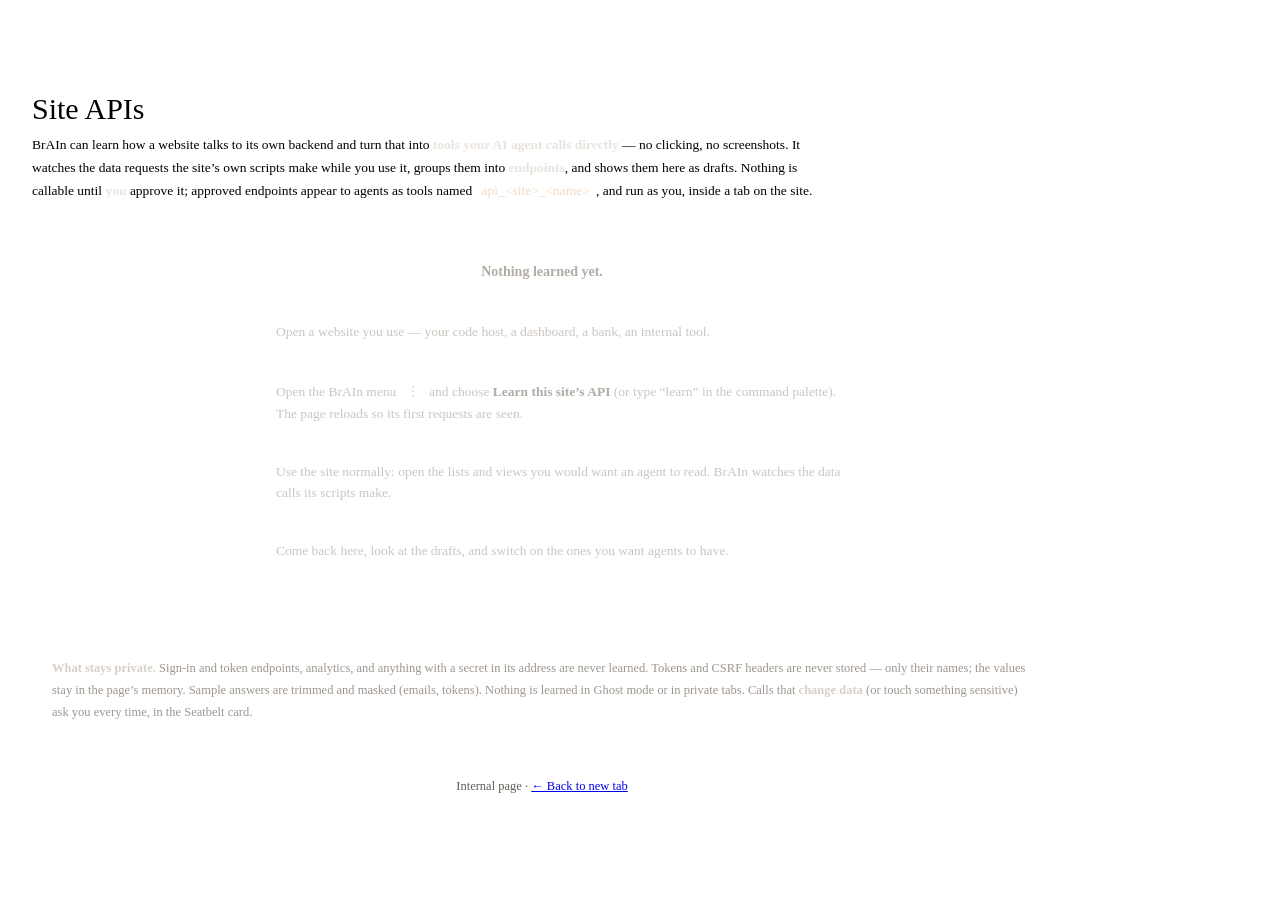
<file: BrAIn/Assets/apis.html>
<!DOCTYPE html>
<html lang="en">
<head>
<meta charset="utf-8" />
<meta name="viewport" content="width=device-width, initial-scale=1" />
<title>Site APIs — BrAIn</title>
<script>
  // Served via LoadRawString — flags itself so the host maps the tab to about:apis
  // instead of the literal about:blank that location.href reports.
  window.__brainApis = 1;
  // Snapshot baked in by the host; live updates arrive as b:100 pushes (b:101 = a notice) that
  // chrome.js forwards to us via the 'brain-msg' document event.
  window.__brainApisData = __BRAIN_APIS_JSON__;
</script>
<style>
/*@THEME*/
  body { padding: 84px 24px 90px; }
  .wrap { max-width: 1020px; }
  .head { display: flex; align-items: center; gap: 18px; margin-bottom: 8px; flex-wrap: wrap; }
  .logo { font-size: 30px; flex: none; }
  .spacer { flex: 1; }
  .lede { color: var(--mut); font-size: 13.5px; line-height: 1.7; margin: 0 0 20px; max-width: 800px; }
  .lede b { color: #e9e3de; font-weight: 600; }
  code { font: 12px var(--mono); padding: 1px 6px; border-radius: 6px; background: rgba(255,255,255,.07); color: #f3d9c4; }

  .btn2 { height: 36px; padding: 0 14px; border-radius: 11px; cursor: pointer; border: 1px solid rgba(255,255,255,.1);
    background: var(--glass); color: #e8e3df; font: 600 12.5px var(--font); transition: all .15s; white-space: nowrap; }
  .btn2:hover { background: var(--glass-hi); border-color: hsl(var(--h) 100% 74% / .45); color: #fff; }
  .btn2.pri { background: linear-gradient(120deg, hsl(var(--h) 80% 60%), hsl(calc(var(--h) - 40) 70% 52%)); border-color: transparent; color: #fff; }
  .btn2.pri:hover { filter: brightness(1.12); }
  .btn2.sm { height: 30px; padding: 0 11px; font-size: 12px; border-radius: 9px; }
  .btn2.dng:hover, .btn2.dng.armed { background: rgba(232,17,35,.2); border-color: rgba(232,80,90,.55); color: #ffd7da; }
  .btn2[disabled] { opacity: .4; pointer-events: none; }

  .notice { margin: 0 0 18px; padding: 12px 16px; border-radius: 13px; font-size: 13px; line-height: 1.55; white-space: pre-wrap;
    background: rgba(80,200,150,.1); border: 1px solid rgba(80,200,150,.35); color: #bff0da; display: flex; gap: 12px; align-items: flex-start; }
  .notice.bad { background: rgba(232,17,35,.1); border-color: rgba(232,80,90,.45); color: #ffc9cd; }
  .notice .x { margin-left: auto; cursor: pointer; opacity: .7; flex: none; }
  .warn { margin: 0 0 18px; padding: 11px 16px; border-radius: 13px; font-size: 12.5px; line-height: 1.55;
    background: rgba(255,170,90,.09); border: 1px solid rgba(255,170,90,.4); color: #ffd9b3; }

  /* the site you are on */
  .here { display: flex; align-items: center; gap: 14px; padding: 14px 18px; border-radius: 16px; margin-bottom: 22px; flex-wrap: wrap;
    background: linear-gradient(180deg, rgba(255,255,255,.06), rgba(255,255,255,.03)); border: 1px solid hsl(var(--h) 100% 74% / .28); }
  .here .t { flex: 1; min-width: 220px; font-size: 13px; line-height: 1.55; color: #cbc5c0; }
  .here .t b { color: #fff; font: 700 14px var(--mono); }

  /* a site */
  .site { margin-bottom: 22px; border-radius: 18px; overflow: hidden;
    background: linear-gradient(180deg, rgba(255,255,255,.055), rgba(255,255,255,.03)); border: 1px solid var(--line);
    box-shadow: 0 14px 40px rgba(0,0,0,.28), inset 0 1px 0 rgba(255,255,255,.05); }
  .site.off { opacity: .8; }
  .shead { display: flex; align-items: center; gap: 12px; padding: 16px 18px; flex-wrap: wrap; border-bottom: 1px solid var(--line); }
  .sname { font: 800 17px var(--mono); color: #fff; }
  .live { display: inline-flex; align-items: center; gap: 7px; font-size: 11px; font-weight: 700; letter-spacing: 1px; text-transform: uppercase;
    color: #ffd0a0; padding: 3px 10px; border-radius: 99px; background: hsl(var(--h) 100% 70% / .14); border: 1px solid hsl(var(--h) 100% 74% / .35); }
  .live i { width: 7px; height: 7px; border-radius: 50%; background: hsl(var(--h) 100% 72%); box-shadow: 0 0 9px hsl(var(--h) 100% 72%); animation: pulse 1.4s ease-in-out infinite; }
  @keyframes pulse { 50% { opacity: .35; transform: scale(.8); } }
  .counts { color: var(--dim); font-size: 12px; }
  .sw { display: inline-flex; align-items: center; gap: 8px; font-size: 12.5px; color: var(--mut); cursor: pointer; user-select: none; }
  .sw .s { width: 34px; height: 19px; border-radius: 99px; background: rgba(255,255,255,.16); position: relative; transition: background .15s; flex: none; }
  .sw .s::after { content: ""; position: absolute; top: 2px; left: 2px; width: 15px; height: 15px; border-radius: 50%; background: #fff; transition: transform .16s; }
  .sw.on .s { background: hsl(var(--h) 80% 58%); } .sw.on .s::after { transform: translateX(15px); }
  .sw.on { color: #f3efeb; }

  /* endpoints */
  .ep { border-bottom: 1px solid var(--line); }
  .ep:last-child { border-bottom: 0; }
  .eline { display: flex; align-items: center; gap: 12px; padding: 11px 18px; min-height: 48px; cursor: pointer; transition: background .12s; }
  .eline:hover { background: rgba(255,255,255,.035); }
  .m { font: 700 10.5px var(--mono); letter-spacing: .6px; padding: 3px 7px; border-radius: 6px; flex: none; width: 52px; text-align: center;
    background: rgba(110,220,170,.14); color: #8fe6c0; border: 1px solid rgba(110,220,170,.3); }
  .m.w { background: rgba(255,170,90,.14); color: #ffc28a; border-color: rgba(255,170,90,.35); }
  .tn { font: 600 13px var(--mono); color: #f6f2ee; flex: none; max-width: 330px; overflow: hidden; text-overflow: ellipsis; white-space: nowrap; }
  .tn.draft { color: #a9a29b; }
  .pth { font: 12px var(--mono); color: #8d867f; flex: 1; min-width: 0; overflow: hidden; text-overflow: ellipsis; white-space: nowrap; }
  .risk { font-size: 10.5px; font-weight: 700; letter-spacing: .7px; text-transform: uppercase; padding: 2px 8px; border-radius: 99px; flex: none; }
  .risk.r { color: #8fe6c0; background: rgba(110,220,170,.1); }
  .risk.w { color: #ffc28a; background: rgba(255,170,90,.13); }
  .risk.s { color: #ff9aa5; background: rgba(255,107,122,.13); }
  .seen { color: var(--dim); font-size: 11.5px; flex: none; width: 54px; text-align: right; font-variant-numeric: tabular-nums; }
  .chev { color: var(--dim); flex: none; width: 14px; text-align: center; transition: transform .15s; }
  .ep.open .chev { transform: rotate(90deg); }

  /* the editor of one endpoint */
  .ed { padding: 4px 18px 18px 18px; background: rgba(0,0,0,.18); }
  .ed label { display: block; font-size: 11px; font-weight: 700; letter-spacing: 1.2px; text-transform: uppercase; color: var(--dim); margin: 14px 0 5px; }
  .ed .pre { display: flex; align-items: center; }
  .ed .pre span { padding: 9px 4px 9px 12px; background: rgba(0,0,0,.25); border: 1px solid rgba(255,255,255,.1); border-right: 0;
    border-radius: 10px 0 0 10px; font: 13px var(--mono); color: var(--ac); white-space: nowrap; }
  .ed .pre input { border-radius: 0 10px 10px 0; font-family: var(--mono); }
  input[type=text], input:not([type]), select, textarea {
    width: 100%; min-width: 0; padding: 9px 12px; border-radius: 10px; outline: none; color: #f9f6f3;
    background: var(--glass); border: 1px solid rgba(255,255,255,.1); font: 13px var(--font);
    transition: border-color .15s, box-shadow .2s, background .15s; }
  textarea { resize: vertical; min-height: 54px; line-height: 1.5; }
  select { appearance: none; padding-right: 22px; }
  select option { background: #1c1a18; color: #eee; }
  input:focus, select:focus, textarea:focus { background: var(--glass-hi); border-color: hsl(var(--h) 100% 74% / .55); box-shadow: 0 0 0 4px hsl(var(--h) 100% 74% / .13); }
  input[type=checkbox] { width: 16px; height: 16px; accent-color: hsl(var(--h) 100% 74%); cursor: pointer; flex: none; }
  .call { font: 12px var(--mono); color: #c9c2bb; padding: 9px 12px; border-radius: 10px; background: rgba(0,0,0,.28); border: 1px solid var(--line); word-break: break-all; }
  .call b { color: #ffc28a; font-weight: 700; }
  .prow { display: grid; grid-template-columns: 1.1fr .7fr .8fr .5fr 2fr; gap: 8px; align-items: center; margin-bottom: 7px; }
  .prow.hd { color: var(--dim); font-size: 10.5px; letter-spacing: 1px; text-transform: uppercase; margin-bottom: 4px; }
  .prow .from { font: 12px var(--mono); color: #9e968f; }
  .shape { font: 12px/1.55 var(--mono); color: #cbc5c0; padding: 10px 12px; border-radius: 10px; background: rgba(0,0,0,.28); border: 1px solid var(--line); white-space: pre-wrap; word-break: break-word; }
  .shape.sample { max-height: 220px; overflow: auto; color: #a9a29b; }
  .edfoot { display: flex; gap: 10px; align-items: center; margin-top: 18px; flex-wrap: wrap; }
  .err { color: #ff9aa5; font-size: 13px; flex: 1 1 100%; white-space: pre-wrap; }
  .hint { color: var(--dim); font-size: 12px; line-height: 1.6; margin-top: 6px; }
  .none { padding: 22px 18px; color: #6f6862; font-size: 13px; line-height: 1.7; }
  .none b { color: #938c86; }

  /* export panel */
  .exp { padding: 16px 18px 18px; border-bottom: 1px solid var(--line); background: rgba(0,0,0,.2); }
  .exp .et { font-size: 13px; color: #cbc5c0; margin-bottom: 12px; }
  .exp .et b { color: #fff; font-family: var(--mono); }
  .xk { display: flex; gap: 12px; align-items: flex-start; padding: 11px 13px; margin-bottom: 8px; border-radius: 12px; cursor: pointer;
    background: var(--glass); border: 1px solid var(--line); transition: border-color .15s, background .15s; }
  .xk:hover { background: var(--glass-hi); }
  .xk:has(input:checked) { border-color: hsl(var(--h) 100% 74% / .5); background: hsl(var(--h) 100% 74% / .08); }
  .xk input { margin-top: 3px; }
  .xk b { color: #f3efeb; font-size: 13.5px; font-weight: 650; }
  .xk code { margin-left: 6px; }
  .xk i { display: block; font-style: normal; color: var(--mut); font-size: 12.5px; line-height: 1.6; margin-top: 3px; }
  .xs { display: flex; gap: 20px; flex-wrap: wrap; margin: 12px 2px 14px; color: var(--mut); font-size: 12.5px; }
  .xs label { display: flex; align-items: center; gap: 7px; cursor: pointer; }
  .xs input { width: 15px; height: 15px; accent-color: hsl(var(--h) 100% 74%); }
  .xf { display: flex; gap: 14px; align-items: center; flex-wrap: wrap; }
  .xf .hint { flex: 1; min-width: 240px; margin: 0; }
  .notice .files { display: flex; gap: 8px; flex-wrap: wrap; margin-top: 8px; }
  .notice .col { flex: 1; min-width: 0; }

  .empty { padding: 36px 20px; text-align: center; color: #7d766f; font-size: 14px; line-height: 1.9; }
  .empty b { color: #b3aca5; font-weight: 600; }
  .steps { display: grid; gap: 12px; max-width: 640px; margin: 24px auto 0; text-align: left; counter-reset: s; }
  .steps div { counter-increment: s; display: flex; gap: 14px; align-items: flex-start; padding: 12px 16px; border-radius: 14px; background: var(--glass); border: 1px solid var(--line); color: #cbc5c0; font-size: 13.5px; line-height: 1.6; }
  .steps div::before { content: counter(s); flex: none; width: 24px; height: 24px; border-radius: 8px; display: grid; place-items: center;
    background: hsl(var(--h) 100% 74% / .16); color: #fff; font: 700 12px var(--font); }
  .safe { margin-top: 30px; padding: 16px 20px; border-radius: 16px; border: 1px solid var(--line); background: rgba(255,255,255,.025); color: #9e968f; font-size: 12.5px; line-height: 1.75; }
  .safe b { color: #d7d0c9; }
  .foot { margin-top: 36px; text-align: center; color: #635d57; font-size: 12.5px; line-height: 1.8; }
  @media (max-width: 760px) { .prow { grid-template-columns: 1fr 1fr; } .prow.hd { display: none; } .pth, .seen { display: none; } }
</style>
</head>
<body>
  <div class="wrap">
    <div class="head">
      <div class="logo">Site APIs</div>
      <span class="spacer"></span>
    </div>
    <p class="lede">BrAIn can learn how a website talks to its own backend and turn that into <b>tools your AI agent calls directly</b> &mdash;
      no clicking, no screenshots. It watches the data requests the site&rsquo;s own scripts make while you use it, groups them into
      <b>endpoints</b>, and shows them here as drafts. Nothing is callable until <b>you</b> approve it; approved endpoints appear to agents as
      tools named <code>api_&lt;site&gt;_&lt;name&gt;</code>, and run as you, inside a tab on the site.</p>
    <div id="notice"></div>
    <div id="warn"></div>
    <div id="here"></div>
    <div id="sites"></div>
    <div class="safe"><b>What stays private.</b> Sign-in and token endpoints, analytics, and anything with a secret in its address are never learned.
      Tokens and CSRF headers are never stored &mdash; only their names; the values stay in the page&rsquo;s memory. Sample answers are trimmed and
      masked (emails, tokens). Nothing is learned in Ghost mode or in private tabs. Calls that <b>change data</b> (or touch something sensitive)
      ask you every time, in the Seatbelt card.</div>
    <div class="foot">Internal page &middot; <a href="#" id="back">&larr; Back to new tab</a></div>
  </div>
<script>
(function () {
  'use strict';
  var S = window.__brainApisData || {};
  S.sites = S.sites || []; S.tools = S.tools || {};
  var ui = { open: {}, edit: {}, armed: {}, busy: {}, err: {}, dirty: false, exp: {}, expOpen: {} };

  function send(cmd) { try { window.external && window.external.sendMessage('brain:' + cmd); } catch (e) { } }
  function $(id) { return document.getElementById(id); }
  function esc(s) { return String(s == null ? '' : s).replace(/&/g, '&amp;').replace(/</g, '&lt;').replace(/>/g, '&gt;').replace(/"/g, '&quot;'); }
  function clone(o) { return JSON.parse(JSON.stringify(o)); }
  function slug(site) {
    var s = String(site).split('.')[0].toLowerCase().replace(/[^a-z0-9]+/g, '');
    if (!s) s = 'site'; if (/^\d/.test(s)) s = 's' + s;
    return s.length > 12 ? s.slice(0, 12) : s;
  }
  function toolName(site, name) { var n = 'api_' + slug(site) + '_' + name; return n.length > 60 ? n.slice(0, 60) : n; }
  function findSite(name) { for (var i = 0; i < S.sites.length; i++) if (S.sites[i].site === name) return S.sites[i]; return null; }
  function findEp(site, id) { var s = findSite(site); if (!s) return null; for (var i = 0; i < s.endpoints.length; i++) if (s.endpoints[i].id === id) return s.endpoints[i]; return null; }
  function disarmLater(k) { setTimeout(function () { if (ui.armed[k]) { delete ui.armed[k]; render(); } }, 3500); }
  function risk(e) { return e.sensitive ? ['s', 'sensitive'] : e.write ? ['w', 'changes data'] : ['r', 'read-only']; }

  function render() {
    renderNotice(); renderWarn(); renderHere();
    var box = $('sites');
    if (!S.sites.length) {
      box.innerHTML = '<div class="empty"><b>Nothing learned yet.</b>' +
        '<div class="steps">' +
        '<div><span>Open a website you use &mdash; your code host, a dashboard, a bank, an internal tool.</span></div>' +
        '<div><span>Open the BrAIn menu <code>&#8942;</code> and choose <b>Learn this site&rsquo;s API</b> (or type &ldquo;learn&rdquo; in the command palette). The page reloads so its first requests are seen.</span></div>' +
        '<div><span>Use the site normally: open the lists and views you would want an agent to read. BrAIn watches the data calls its scripts make.</span></div>' +
        '<div><span>Come back here, look at the drafts, and switch on the ones you want agents to have.</span></div>' +
        '</div></div>';
      return;
    }
    box.innerHTML = S.sites.map(siteHtml).join('');
  }

  function renderNotice() {
    var n = S.notice, box = $('notice');
    if (!n || !n.text || (Date.now() - (n.t || 0)) > 120000 || ui.noticeGone === n.t) { box.innerHTML = ''; return; }
    var files = (n.files || []).map(function (f) {
      return '<button class="btn2 sm" data-a="reveal" data-id="' + esc(f.id) + '">Show ' + esc(f.name) + '</button>' +
        '<button class="btn2 sm" data-a="openfile" data-id="' + esc(f.id) + '">Open</button>';
    }).join('');
    box.innerHTML = '<div class="notice' + (n.ok ? '' : ' bad') + '"><span class="col">' + esc(n.text) + (files ? '<span class="files">' + files + '</span>' : '') +
      '</span><span class="x" data-a="dismiss">&#10005;</span></div>';
  }
  function renderWarn() {
    $('warn').innerHTML = S.belt === 'auto'
      ? '<div class="warn"><b>The Seatbelt is off</b> (full control mode): calls that change data will run without asking you.</div>' : '';
  }
  function renderHere() {
    var a = S.active, box = $('here');
    if (!a) { box.innerHTML = ''; return; }
    var s = findSite(a), on = !!(s && s.learn);
    box.innerHTML = '<div class="here"><div class="t">The site in your last tab: <b>' + esc(a) + '</b><br>' +
      (S.ghost ? 'Ghost mode is on &mdash; nothing is learned in Ghost mode.'
        : on ? 'BrAIn is learning it. Use the site, then review the drafts below.' : 'Not being learned. Turn learning on, then use the site.') + '</div>' +
      '<button class="btn2 ' + (on ? '' : 'pri') + '" data-a="learn" data-site="' + esc(a) + '" data-on="' + (on ? 0 : 1) + '"' + (S.ghost && !on ? ' disabled' : '') + '>' +
      (on ? 'Stop learning' : 'Learn ' + esc(a)) + '</button></div>';
  }

  function siteHtml(s) {
    var appr = s.endpoints.filter(function (e) { return e.approved; }), drafts = s.endpoints.filter(function (e) { return !e.approved; });
    var h = '<div class="site' + (s.enabled ? '' : ' off') + '" data-site="' + esc(s.site) + '"><div class="shead"><span class="sname">' + esc(s.site) + '</span>' +
      (s.learn ? '<span class="live"><i></i>Learning</span>' : '') +
      '<span class="counts">' + appr.length + ' approved &middot; ' + drafts.length + ' to review</span><span class="spacer"></span>' +
      '<span class="sw' + (s.enabled ? ' on' : '') + '" data-a="siteon" data-site="' + esc(s.site) + '" title="Agents may call this site\'s approved endpoints"><span class="s"></span>Agents may use it</span>' +
      '<button class="btn2 sm" data-a="learn" data-site="' + esc(s.site) + '" data-on="' + (s.learn ? 0 : 1) + '"' + (S.ghost && !s.learn ? ' disabled' : '') + '>' + (s.learn ? 'Stop learning' : 'Learn') + '</button>' +
      (s.endpoints.length ? '<button class="btn2 sm" data-a="export" data-site="' + esc(s.site) + '">' + (ui.expOpen[s.site] ? 'Hide export' : 'Export docs…') + '</button>' : '') +
      (drafts.length ? '<button class="btn2 sm dng' + (ui.armed['cd' + s.site] ? ' armed' : '') + '" data-a="cleardrafts" data-site="' + esc(s.site) + '">' + (ui.armed['cd' + s.site] ? 'Click again' : 'Clear drafts') + '</button>' : '') +
      '<button class="btn2 sm dng' + (ui.armed['ds' + s.site] ? ' armed' : '') + '" data-a="delsite" data-site="' + esc(s.site) + '">' + (ui.armed['ds' + s.site] ? 'Click again to forget' : 'Forget site') + '</button></div>';
    if (ui.expOpen[s.site] && s.endpoints.length) h += exportHtml(s, appr.length, drafts.length);
    if (!s.endpoints.length) h += '<div class="none"><b>Nothing found yet.</b> ' + (s.learn ? 'Use the site (and reload the page once) &mdash; endpoints appear here as it makes data requests.' : 'Turn learning on, then use the site.') + '</div>';
    var list = appr.concat(drafts);
    h += list.map(function (e) { return epHtml(s, e); }).join('');
    return h + '</div>';
  }

  function exportHtml(s, nApproved, nDrafts) {
    var ex = ui.exp[s.site] || (ui.exp[s.site] = { openapi: false, markdown: false, drafts: false });
    var any = ex.openapi || ex.markdown;
    return '<div class="exp"><div class="et">Export documentation for <b>' + esc(s.site) + '</b> &mdash; tick what you want:</div>' +
      '<label class="xk"><input type="checkbox" data-x="openapi"' + (ex.openapi ? ' checked' : '') + '><span><b>OpenAPI 3 file</b><code>' + esc(s.site) + '-openapi.json</code>' +
      '<i>A machine-readable description with a summary and a description for every endpoint, argument and field, the server addresses, the credentials each call needs, and masked example answers. Import it into Postman, Insomnia, Swagger UI or Redoc.</i></span></label>' +
      '<label class="xk"><input type="checkbox" data-x="markdown"' + (ex.markdown ? ' checked' : '') + '><span><b>Full documentation (Markdown)</b><code>' + esc(s.site) + '-api.md</code>' +
      '<i>A readable reference: an overview, then every endpoint with its arguments, example calls (as an agent tool call and as curl), the GraphQL documents, and the answer&rsquo;s fields with an example.</i></span></label>' +
      '<div class="xs"><label><input type="radio" name="sc-' + esc(s.site) + '" data-x="scope" value="0"' + (ex.drafts ? '' : ' checked') + '> Approved endpoints only (' + nApproved + ')</label>' +
      '<label><input type="radio" name="sc-' + esc(s.site) + '" data-x="scope" value="1"' + (ex.drafts ? ' checked' : '') + '> Approved and drafts (' + (nApproved + nDrafts) + ')</label></div>' +
      '<div class="xf"><button class="btn2 pri" data-a="doexport"' + (any ? '' : ' disabled') + '>Export</button>' +
      '<span class="hint">Saved to your Downloads folder. The files describe this site&rsquo;s private API and hold masked example answers, so treat them as private. No token, cookie or password is ever included.</span></div></div>';
  }

  function epHtml(s, e) {
    var r = risk(e), open = !!ui.open[e.id];
    var h = '<div class="ep' + (open ? ' open' : '') + '" data-site="' + esc(s.site) + '" data-id="' + esc(e.id) + '"><div class="eline" data-a="toggle">' +
      '<span class="sw' + (e.approved ? ' on' : '') + '" data-a="approve" title="' + (e.approved ? 'Approved: agents can call it' : 'Draft: approve it so agents can call it') + '"><span class="s"></span></span>' +
      '<span class="m' + (e.write ? ' w' : '') + '">' + esc(e.gqlOp ? (e.write ? 'MUT' : 'GQL') : e.method) + '</span>' +
      '<span class="tn' + (e.approved ? '' : ' draft') + '">' + esc(S.tools[e.id] || toolName(s.site, e.name)) + '</span>' +
      '<span class="pth">' + esc(e.gqlOp ? 'GraphQL ' + e.gqlOp : e.path) + '</span>' +
      '<span class="risk ' + r[0] + '">' + r[1] + '</span><span class="seen">' + e.count + '&times;</span><span class="chev">&#9656;</span></div>';
    if (open) h += editorHtml(s, e);
    return h + '</div>';
  }

  function editorHtml(s, e) {
    var d = ui.edit[e.id] || (ui.edit[e.id] = clone(e));
    var err = ui.err[e.id];
    var h = '<div class="ed">';
    h += '<label>Tool name</label><div class="pre"><span>api_' + esc(slug(s.site)) + '_</span><input type="text" data-f="name" value="' + esc(d.name) + '" maxlength="36" spellcheck="false"></div>';
    h += '<label>What it does (shown to the agent)</label><textarea data-f="description" rows="3">' + esc(d.description) + '</textarea>';
    h += '<label>The request</label><div class="call"><b>' + esc(e.method) + '</b> ' + esc((e.origin.indexOf('http://') === 0 ? 'http://' : 'https://') + e.host) +
      (e.gqlOp ? ' &mdash; GraphQL ' + esc(e.write ? 'mutation ' : 'query ') + esc(e.gqlOp) : '') + '</div>';
    if (!e.gqlOp) h += '<div class="pre" style="margin-top:8px"><span>path</span><input type="text" data-f="path" value="' + esc(d.path) + '" spellcheck="false"></div>' +
      '<div class="hint">Put <code>{name}</code> where the URL changes (an id, a slug). Each one needs a matching path argument below.</div>';
    h += '<label>Arguments the agent can pass</label>';
    if (!d.params.length) h += '<div class="hint">None: this call always asks for the same thing.</div>';
    else {
      h += '<div class="prow hd"><span>Name</span><span>From</span><span>Type</span><span>Needed</span><span>Meaning</span></div>';
      d.params.forEach(function (p, i) {
        h += '<div class="prow"><input type="text" data-p="' + i + '" data-f="name" value="' + esc(p.name) + '" spellcheck="false" maxlength="32">' +
          '<span class="from">' + esc(({ path: 'in the path', query: '?' + p.key, body: 'body.' + p.key, 'var': 'variable ' + p.key })[p['in']] || p['in']) + '</span>' +
          '<select data-p="' + i + '" data-f="type">' + ['string', 'number', 'boolean', 'object', 'array'].map(function (t) { return '<option' + (p.type === t ? ' selected' : '') + '>' + t + '</option>'; }).join('') + '</select>' +
          '<span><input type="checkbox" data-p="' + i + '" data-f="required"' + (p.required ? ' checked' : '') + (p['in'] === 'path' ? ' disabled' : '') + '></span>' +
          '<input type="text" data-p="' + i + '" data-f="description" value="' + esc(p.description || '') + '" placeholder="' + esc(p['default'] != null ? 'default ' + JSON.stringify(p['default']) : '') + '"></div>';
      });
    }
    if (e.shape) h += '<label>It returns</label><div class="shape">' + esc(e.shape) + '</div>';
    if (e.sample != null) h += '<label>Example answer (trimmed, masked)</label><div class="shape sample">' + esc(JSON.stringify(e.sample, null, 2)) + '</div>';
    if (e.live && e.live.length) h += '<div class="hint">Sent with live values from the page (never stored): <code>' + e.live.map(esc).join('</code> <code>') + '</code></div>';
    h += '<div class="edfoot">' + (err ? '<div class="err">' + esc(err) + '</div>' : '') +
      '<button class="btn2 pri" data-a="save"' + (ui.busy[e.id] ? ' disabled' : '') + '>' + (ui.busy[e.id] ? 'Saving…' : 'Save changes') + '</button>' +
      '<button class="btn2" data-a="close">Close</button><span class="spacer"></span>' +
      '<button class="btn2 dng' + (ui.armed['de' + e.id] ? ' armed' : '') + '" data-a="delep">' + (ui.armed['de' + e.id] ? 'Click again to delete' : 'Delete') + '</button></div></div>';
    return h;
  }

  // ------------------------------------------------------------ events
  function ctx(el) {
    var ep = el.closest('.ep'), st = el.closest('.site');
    return { site: ep ? ep.getAttribute('data-site') : st ? st.getAttribute('data-site') : null, id: ep ? ep.getAttribute('data-id') : null };
  }

  document.addEventListener('click', function (e) {
    var t = e.target.closest('[data-a]'); if (!t) return;
    var a = t.getAttribute('data-a'), c = ctx(t);
    if (a === 'dismiss') { ui.noticeGone = S.notice && S.notice.t; render(); return; }
    if (a === 'learn') { send('apisetlearn:' + JSON.stringify({ site: t.getAttribute('data-site'), on: t.getAttribute('data-on') === '1' })); return; }
    if (a === 'export') { var sn = t.getAttribute('data-site'); ui.expOpen[sn] = !ui.expOpen[sn]; render(); return; }
    if (a === 'doexport') {
      var ex = ui.exp[c.site]; if (!ex || !(ex.openapi || ex.markdown)) return;
      send('apiexport:' + JSON.stringify({ site: c.site, openapi: !!ex.openapi, markdown: !!ex.markdown, drafts: !!ex.drafts }));
      return;
    }
    if (a === 'reveal') { send('dlreveal:' + t.getAttribute('data-id')); return; }
    if (a === 'openfile') { send('dlopen:' + t.getAttribute('data-id')); return; }
    if (a === 'siteon') { var s = findSite(c.site); if (s) { s.enabled = !s.enabled; send('apisite:' + JSON.stringify({ site: s.site, on: s.enabled })); render(); } return; }
    if (a === 'cleardrafts') {
      var k = 'cd' + t.getAttribute('data-site');
      if (ui.armed[k]) { delete ui.armed[k]; send('apicleardrafts:' + JSON.stringify({ site: t.getAttribute('data-site') })); } else { ui.armed[k] = 1; disarmLater(k); render(); }
      return;
    }
    if (a === 'delsite') {
      var k2 = 'ds' + t.getAttribute('data-site');
      if (ui.armed[k2]) { delete ui.armed[k2]; send('apisitedel:' + JSON.stringify({ site: t.getAttribute('data-site') })); } else { ui.armed[k2] = 1; disarmLater(k2); render(); }
      return;
    }
    if (!c.id) return;
    var ep = findEp(c.site, c.id); if (!ep) return;
    if (a === 'approve') {
      e.stopPropagation();
      ep.approved = !ep.approved;
      send('apiapprove:' + JSON.stringify({ site: c.site, id: c.id, on: ep.approved }));
      render(); return;
    }
    if (a === 'toggle') { ui.open[c.id] = !ui.open[c.id]; if (!ui.open[c.id]) { delete ui.edit[c.id]; delete ui.err[c.id]; } render(); return; }
    if (a === 'close') { ui.open[c.id] = false; delete ui.edit[c.id]; delete ui.err[c.id]; render(); return; }
    if (a === 'save') {
      var d = ui.edit[c.id]; if (!d) return;
      ui.busy[c.id] = true; delete ui.err[c.id];
      send('apisave:' + JSON.stringify({ site: c.site, ep: d }));
      render(); return;
    }
    if (a === 'delep') {
      var k3 = 'de' + c.id;
      if (ui.armed[k3]) { delete ui.armed[k3]; send('apidel:' + JSON.stringify({ site: c.site, id: c.id })); delete ui.open[c.id]; delete ui.edit[c.id]; }
      else { ui.armed[k3] = 1; disarmLater(k3); render(); }
      return;
    }
  });

  // edits go into the local copy; nothing is sent until Save
  function onEdit(e) {
    var t = e.target, f = t.getAttribute && t.getAttribute('data-f'); if (!f) return;
    var c = ctx(t), d = c.id && ui.edit[c.id]; if (!d) return;
    var p = t.getAttribute('data-p');
    if (p != null) {
      var prm = d.params[+p]; if (!prm) return;
      if (f === 'name') {
        var old = prm.name; prm.name = t.value;
        // keep the path in step with a renamed path argument
        if (prm['in'] === 'path' && old && t.value && d.path.indexOf('{' + old + '}') >= 0) d.path = d.path.split('{' + old + '}').join('{' + t.value + '}');
        var pathBox = t.closest('.ed').querySelector('[data-f=path]'); if (pathBox && !pathBox.matches(':focus')) pathBox.value = d.path;
      }
      else if (f === 'required') prm.required = t.checked;
      else prm[f] = t.value;
    } else d[f] = t.value;
  }
  document.addEventListener('change', function (e) {
    var t = e.target, x = t.getAttribute && t.getAttribute('data-x'); if (!x) return;
    var c = ctx(t), ex = ui.exp[c.site]; if (!ex) return;
    if (x === 'scope') ex.drafts = t.value === '1'; else ex[x] = t.checked;
    var btn = t.closest('.exp').querySelector('[data-a=doexport]'); if (btn) btn.disabled = !(ex.openapi || ex.markdown);
  });
  document.addEventListener('input', onEdit);
  document.addEventListener('change', onEdit);
  document.addEventListener('keydown', function (e) {
    var t = e.target;
    if (t && (t.tagName === 'INPUT' || t.tagName === 'TEXTAREA' || t.tagName === 'SELECT')) e.stopPropagation();
  }, true);

  $('back').addEventListener('click', function (e) { e.preventDefault(); send('navigate:about:newtab'); });

  // ------------------------------------------------------------ host pushes
  document.addEventListener('brain-msg', function (e) {
    var j = e.detail; if (!j) return;
    if (j.b === 100) {
      var keep = S.notice;
      S = j; S.sites = j.sites || []; S.tools = j.tools || {};
      if (!S.notice && keep && (Date.now() - keep.t) < 5000) S.notice = keep;
      var a = document.activeElement;
      // re-rendering while the user types in an editor would eat keystrokes
      if (a && a.closest && a.closest('.ed') && (a.tagName === 'INPUT' || a.tagName === 'TEXTAREA')) { renderNotice(); renderHere(); return; }
      render();
    } else if (j.b === 101) {
      S.notice = { ok: !!j.ok, text: j.text, t: j.t || Date.now(), files: j.files || null };
      Object.keys(ui.busy).forEach(function (id) {
        if (!ui.busy[id]) return;
        ui.busy[id] = false;
        if (j.ok) { ui.open[id] = false; delete ui.edit[id]; delete ui.err[id]; } else ui.err[id] = j.text;
      });
      render();
    }
  });

  send('apiget');
  render();
})();
</script>
</body>
</html>
</file>
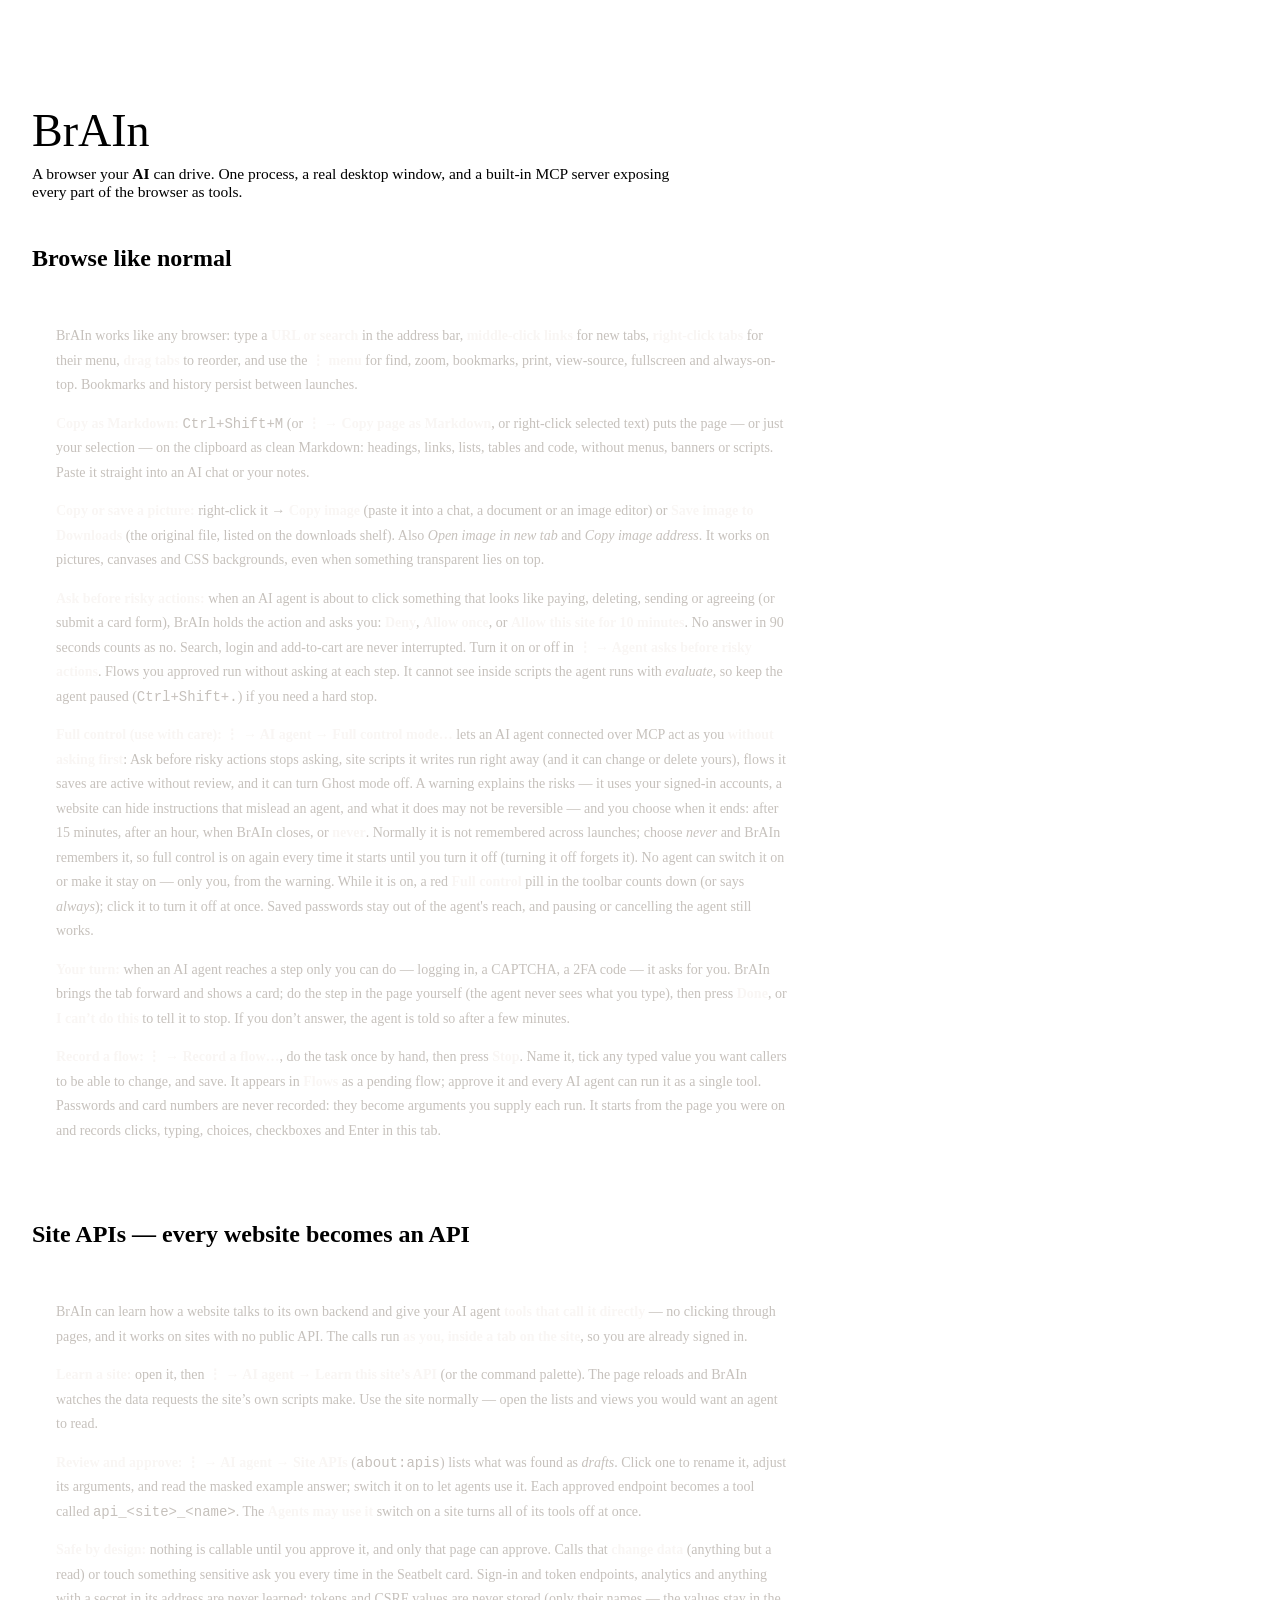
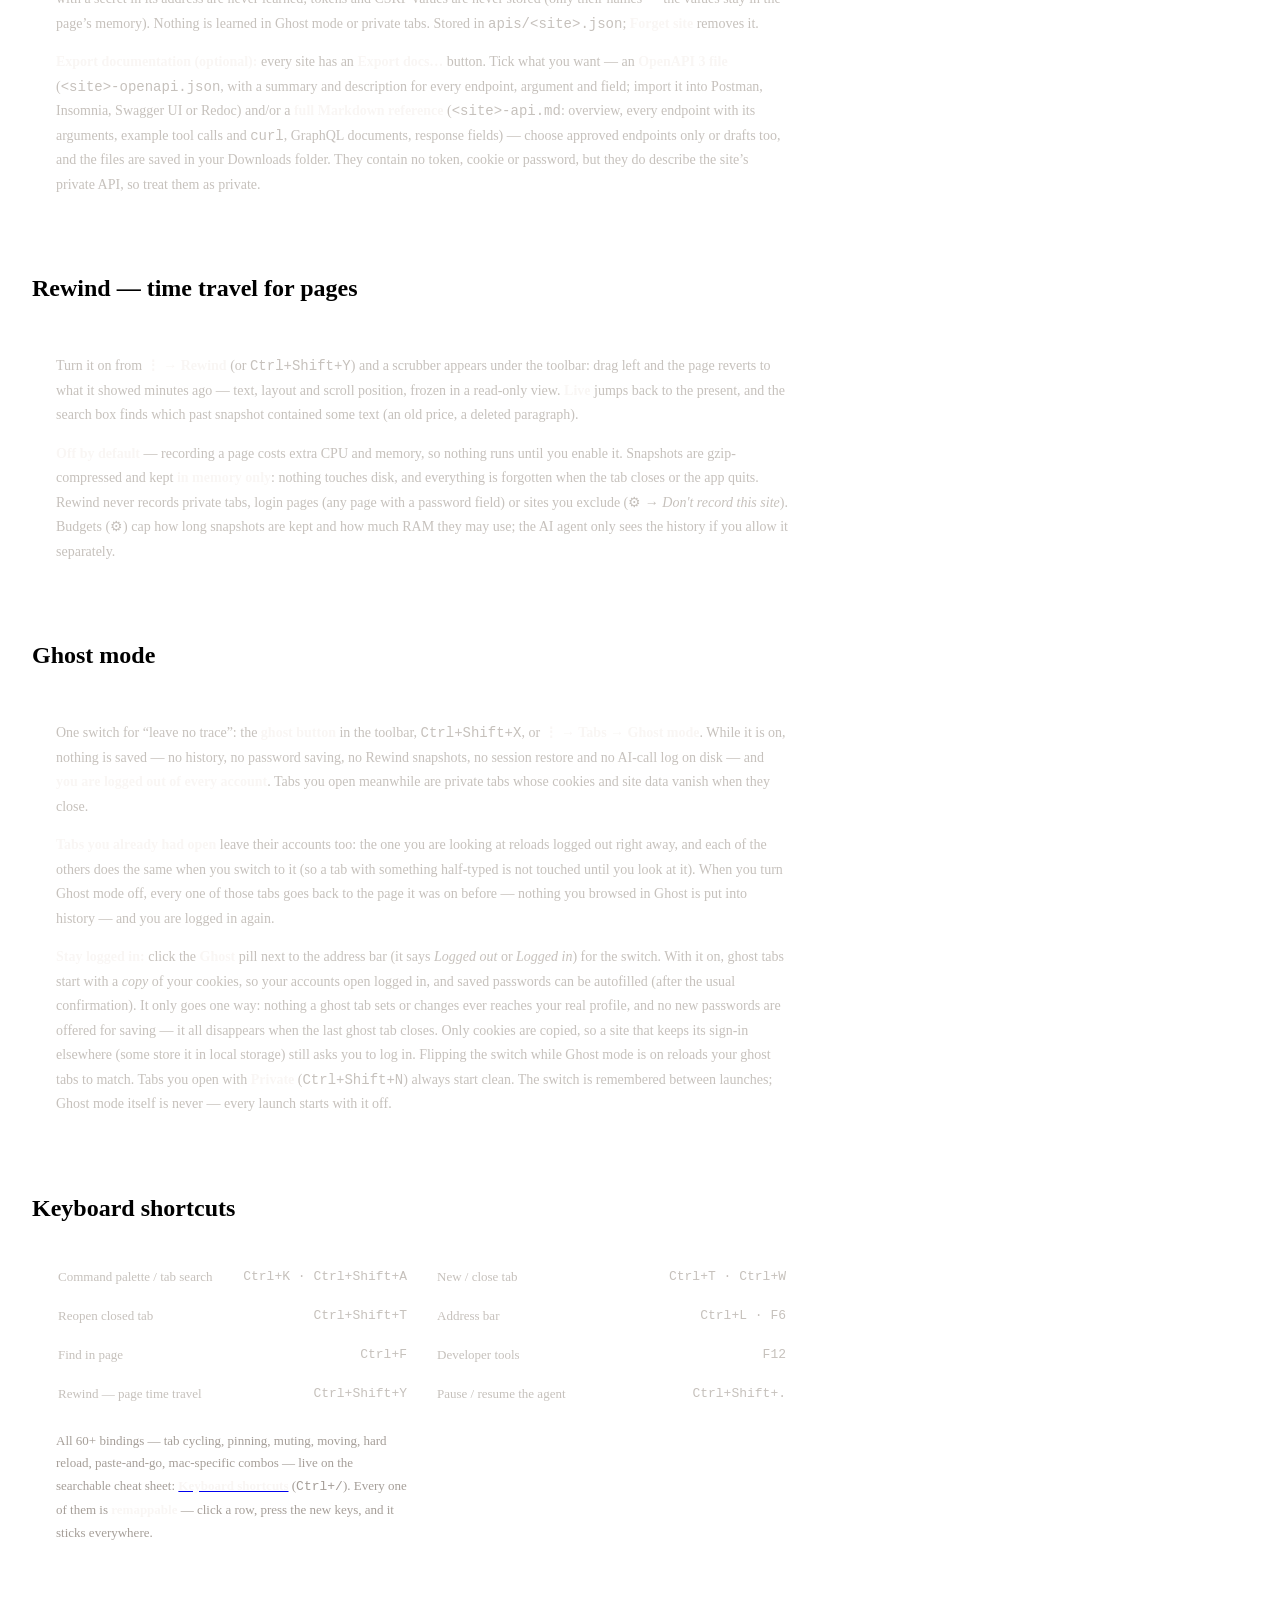
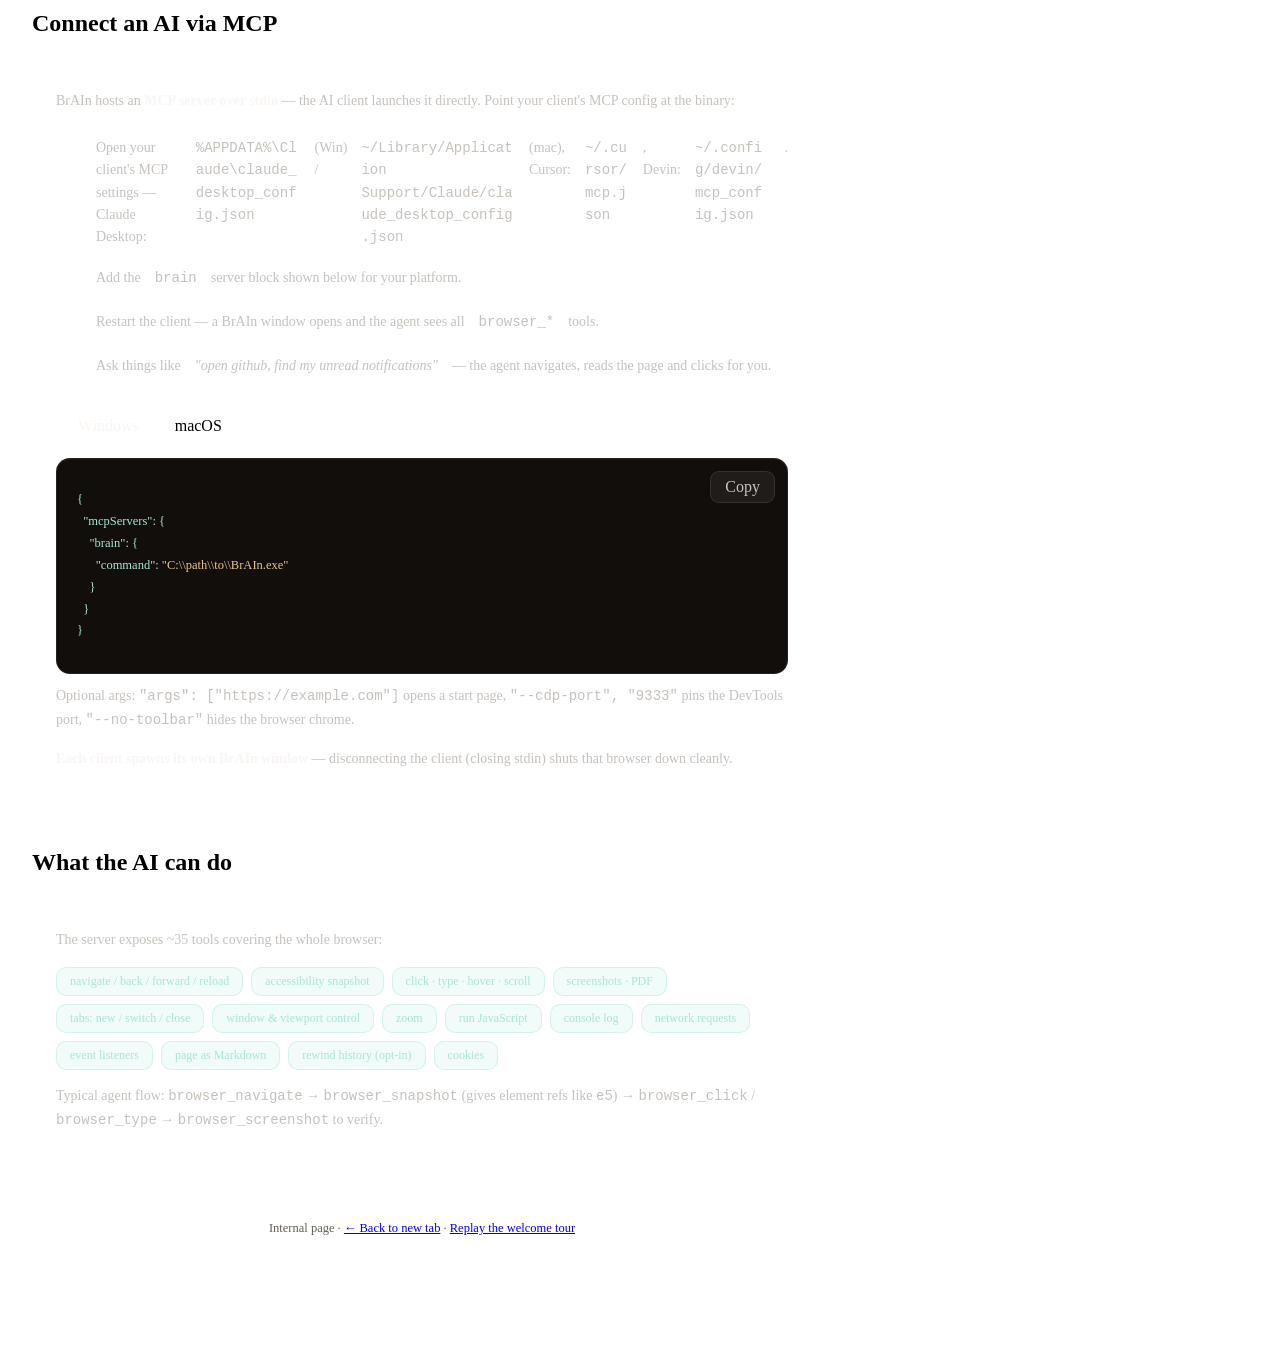
<file: BrAIn/Assets/help.html>
<!DOCTYPE html>
<html lang="en">
<head>
<meta charset="utf-8" />
<meta name="viewport" content="width=device-width, initial-scale=1" />
<title>How to use — BrAIn</title>
<script>
  // Served via LoadRawString — flags itself so the host maps the tab to
  // about:help instead of the literal about:blank that location.href reports.
  window.__brainHelp = 1;
</script>
<style>
/*@THEME*/
  body { padding: 96px 24px 90px; }
  .wrap { max-width: 780px; }
  .logo { font-size: 46px; margin-bottom: 8px; }
  .sub { font-size: 15.5px; margin-bottom: 44px; max-width: 640px; }

  h2 { margin: 42px 0 16px; }

  .card { padding: 22px 24px; margin-bottom: 14px; }
  .card p { color: #c6c1bc; font-size: 14px; line-height: 1.75; }
  .card p + p { margin-top: 10px; }
  .card b { color: #f9f6f4; font-weight: 600; }
  .keys code { white-space: nowrap; }
  .card code { white-space: normal; overflow-wrap: anywhere; }

  /* config snippet */
  .cfg {
    position: relative; margin-top: 14px;
    background: #110e0c; border: 1px solid rgba(255,255,255,.08); border-radius: 14px;
    padding: 18px 20px; overflow-x: auto; box-shadow: inset 0 1px 0 rgba(255,255,255,.04);
  }
  .cfg pre { font-family: var(--mono); font-size: 12.5px; line-height: 1.75; color: #a8e6d4; white-space: pre; }
  .cfg .k { color: var(--ac); } .cfg .s { color: #e6c78a; }
  .copy {
    position: absolute; top: 12px; right: 12px;
    padding: 6px 14px; border-radius: 9px; border: 1px solid rgba(255,255,255,.1);
    background: rgba(255,255,255,.06); color: #c9c4bf; font: 600 11.5px var(--font); cursor: pointer;
    transition: background .15s, color .15s;
  }
  .copy:hover { background: rgba(255,255,255,.12); color: #fff; }

  /* platform toggle */
  .ptoggle { display: inline-flex; margin: 16px 0 -2px; border-radius: 12px; padding: 3px;
    background: rgba(255,255,255,.04); border: 1px solid rgba(255,255,255,.08); }
  .ptoggle button {
    padding: 7px 18px; border: 0; border-radius: 9px; background: transparent; color: var(--mut);
    font: 600 12px var(--font); cursor: pointer; transition: all .15s;
  }
  .ptoggle button.on { background: hsl(var(--h) 100% 74% / .2); color: #faf5f1; }
  .mac-note { font-size: 13px !important; color: #b0a9a2 !important; }

  /* shortcuts grid */
  .keys { display: grid; grid-template-columns: repeat(auto-fill, minmax(230px, 1fr)); gap: 4px 26px; }
  .keys .row { display: flex; align-items: center; justify-content: space-between; gap: 14px;
    padding: 9px 2px; font-size: 13px; color: #c6c1bc; border-bottom: 1px solid rgba(255,255,255,.04); }
  .keys .row span:last-child { flex: none; }

  /* tool chips */
  .chips { display: flex; flex-wrap: wrap; gap: 8px; margin-top: 4px; }
  .chip {
    padding: 6px 13px; border-radius: 10px; font-size: 12px; color: #a8e6d4;
    background: rgba(78,201,176,.08); border: 1px solid rgba(78,201,176,.18);
    font-family: var(--mono);
  }

  .steps { counter-reset: s; }
  .steps .st { display: flex; gap: 14px; padding: 9px 0; font-size: 14px; color: #c6c1bc; line-height: 1.6; }
  .steps .st::before {
    counter-increment: s; content: counter(s);
    width: 26px; height: 26px; flex: none; border-radius: 9px;
    background: linear-gradient(130deg, hsl(var(--h) 80% 64%), hsl(calc(var(--h) - 72) 56% 52%)); color: #fff;
    font-size: 12px; font-weight: 700; display: grid; place-items: center; margin-top: 0;
    box-shadow: 0 6px 14px -4px hsl(var(--h) 90% 60% / .55), inset 0 1px 0 rgba(255,255,255,.25);
  }

  .foot { margin-top: 48px; text-align: center; color: #635d57; font-size: 12.5px; line-height: 1.8; }
</style>
</head>
<body>
  <div class="wrap">
    <div class="logo">BrAIn</div>
    <div class="sub">A browser your <b>AI</b> can drive. One process, a real desktop
      window, and a built-in MCP server exposing every part of the browser as tools.</div>

    <h2>Browse like normal</h2>
    <div class="card"><p>
      BrAIn works like any browser: type a <b>URL or search</b> in the address bar,
      <b>middle-click links</b> for new tabs, <b>right-click tabs</b> for their menu,
      <b>drag tabs</b> to reorder, and use the <b>⋮ menu</b> for find, zoom,
      bookmarks, print, view-source, fullscreen and always-on-top.
      Bookmarks and history persist between launches.</p>
      <p><b>Copy as Markdown:</b> <kbd>Ctrl+Shift+M</kbd> (or <b>⋮ → Copy page as Markdown</b>, or right-click selected text) puts the page — or just your selection — on the clipboard as clean Markdown: headings, links, lists, tables and code, without menus, banners or scripts. Paste it straight into an AI chat or your notes.</p>
      <p><b>Copy or save a picture:</b> right-click it → <b>Copy image</b> (paste it into a chat, a document or an image editor) or <b>Save image to Downloads</b> (the original file, listed on the downloads shelf). Also <i>Open image in new tab</i> and <i>Copy image address</i>. It works on pictures, canvases and CSS backgrounds, even when something transparent lies on top.</p>
      <p><b>Ask before risky actions:</b> when an AI agent is about to click something that looks like paying, deleting, sending or agreeing (or submit a card form), BrAIn holds the action and asks you: <b>Deny</b>, <b>Allow once</b>, or <b>Allow this site for 10 minutes</b>. No answer in 90 seconds counts as no. Search, login and add-to-cart are never interrupted. Turn it on or off in <b>⋮ → Agent asks before risky actions</b>. Flows you approved run without asking at each step. It cannot see inside scripts the agent runs with <i>evaluate</i>, so keep the agent paused (<kbd>Ctrl+Shift+.</kbd>) if you need a hard stop.</p>
      <p><b>Full control (use with care):</b> <b>⋮ → AI agent → Full control mode…</b> lets an AI agent connected over MCP act as you <b>without asking first</b>: Ask before risky actions stops asking, site scripts it writes run right away (and it can change or delete yours), flows it saves are active without review, and it can turn Ghost mode off. A warning explains the risks — it uses your signed-in accounts, a website can hide instructions that mislead an agent, and what it does may not be reversible — and you choose when it ends: after 15 minutes, after an hour, when BrAIn closes, or <b>never</b>. Normally it is not remembered across launches; choose <i>never</i> and BrAIn remembers it, so full control is on again every time it starts until you turn it off (turning it off forgets it). No agent can switch it on or make it stay on — only you, from the warning. While it is on, a red <b>Full control</b> pill in the toolbar counts down (or says <i>always</i>); click it to turn it off at once. Saved passwords stay out of the agent's reach, and pausing or cancelling the agent still works.</p>
      <p><b>Your turn:</b> when an AI agent reaches a step only you can do — logging in, a CAPTCHA, a 2FA code — it asks for you. BrAIn brings the tab forward and shows a card; do the step in the page yourself (the agent never sees what you type), then press <b>Done</b>, or <b>I can&rsquo;t do this</b> to tell it to stop. If you don&rsquo;t answer, the agent is told so after a few minutes.</p>
      <p><b>Record a flow:</b> <b>⋮ → Record a flow…</b>, do the task once by hand, then press <b>Stop</b>. Name it, tick any typed value you want callers to be able to change, and save. It appears in <b>Flows</b> as a pending flow; approve it and every AI agent can run it as a single tool. Passwords and card numbers are never recorded: they become arguments you supply each run. It starts from the page you were on and records clicks, typing, choices, checkboxes and Enter in this tab.</p></div>

    <h2>Site APIs — every website becomes an API</h2>
    <div class="card"><p>
      BrAIn can learn how a website talks to its own backend and give your AI agent
      <b>tools that call it directly</b> &mdash; no clicking through pages, and it works on sites
      with no public API. The calls run <b>as you, inside a tab on the site</b>, so you are already
      signed in.</p>
      <p><b>Learn a site:</b> open it, then <b>⋮ → AI agent → Learn this site&rsquo;s API</b> (or the command
      palette). The page reloads and BrAIn watches the data requests the site&rsquo;s own scripts make. Use the
      site normally &mdash; open the lists and views you would want an agent to read.</p>
      <p><b>Review and approve:</b> <b>⋮ → AI agent → Site APIs</b> (<code>about:apis</code>) lists what was found as
      <i>drafts</i>. Click one to rename it, adjust its arguments, and read the masked example answer; switch it on to
      let agents use it. Each approved endpoint becomes a tool called <code>api_&lt;site&gt;_&lt;name&gt;</code>. The
      <b>Agents may use it</b> switch on a site turns all of its tools off at once.</p>
      <p><b>Safe by design:</b> nothing is callable until you approve it, and only that page can approve. Calls that
      <b>change data</b> (anything but a read) or touch something sensitive ask you every time in the Seatbelt card.
      Sign-in and token endpoints, analytics and anything with a secret in its address are never learned; tokens and CSRF
      values are never stored (only their names &mdash; the values stay in the page&rsquo;s memory). Nothing is learned in
      Ghost mode or private tabs. Stored in <code>apis/&lt;site&gt;.json</code>; <b>Forget site</b> removes it.</p>
      <p><b>Export documentation (optional):</b> every site has an <b>Export docs…</b> button. Tick what you want &mdash;
      an <b>OpenAPI 3 file</b> (<code>&lt;site&gt;-openapi.json</code>, with a summary and description for every endpoint,
      argument and field; import it into Postman, Insomnia, Swagger UI or Redoc) and/or a <b>full Markdown reference</b>
      (<code>&lt;site&gt;-api.md</code>: overview, every endpoint with its arguments, example tool calls and <code>curl</code>,
      GraphQL documents, response fields) &mdash; choose approved endpoints only or drafts too, and the files are saved in
      your Downloads folder. They contain no token, cookie or password, but they do describe the site&rsquo;s private API,
      so treat them as private.</p></div>

    <h2>Rewind — time travel for pages</h2>
    <div class="card"><p>
      Turn it on from <b>⋮ → Rewind</b> (or <code>Ctrl+Shift+Y</code>) and a
      scrubber appears under the toolbar: drag left and the page reverts to what
      it showed minutes ago — text, layout and scroll position, frozen in a
      read-only view. <b>Live</b> jumps back to the present, and the search box
      finds which past snapshot contained some text (an old price, a deleted
      paragraph).</p>
      <p><b>Off by default</b> — recording a page costs extra CPU and memory, so
      nothing runs until you enable it. Snapshots are gzip-compressed and kept
      <b>in memory only</b>: nothing touches disk, and everything is forgotten
      when the tab closes or the app quits. Rewind never records private tabs,
      login pages (any page with a password field) or sites you exclude
      (⚙ → <i>Don't record this site</i>). Budgets (⚙) cap how long snapshots
      are kept and how much RAM they may use; the AI agent only sees the
      history if you allow it separately.</p></div>

    <h2>Ghost mode</h2>
    <div class="card"><p>
      One switch for “leave no trace”: the <b>ghost button</b> in the toolbar,
      <code>Ctrl+Shift+X</code>, or <b>⋮ → Tabs → Ghost mode</b>. While it is on,
      nothing is saved — no history, no password saving, no Rewind snapshots, no
      session restore and no AI-call log on disk — and <b>you are logged out of
      every account</b>. Tabs you open meanwhile are private tabs whose cookies
      and site data vanish when they close.</p>
      <p><b>Tabs you already had open</b> leave their accounts too: the one you are
      looking at reloads logged out right away, and each of the others does the
      same when you switch to it (so a tab with something half-typed is not touched
      until you look at it). When you turn Ghost mode off, every one of those tabs
      goes back to the page it was on before — nothing you browsed in Ghost is put
      into history — and you are logged in again.</p>
      <p><b>Stay logged in:</b> click the <b>Ghost</b> pill next to the address bar
      (it says <i>Logged out</i> or <i>Logged in</i>) for the switch. With it on, ghost
      tabs start with a <i>copy</i> of your cookies, so your accounts open logged in,
      and saved passwords can be autofilled (after the usual confirmation). It only
      goes one way: nothing a ghost tab sets or changes ever reaches your real
      profile, and no new passwords are offered for saving — it all disappears when
      the last ghost tab closes. Only cookies are copied, so a site that keeps its
      sign-in elsewhere (some store it in local storage) still asks you to log in.
      Flipping the switch while Ghost mode is on reloads your ghost tabs to match.
      Tabs you open with <b>Private</b> (<code>Ctrl+Shift+N</code>) always start clean.
      The switch is remembered between launches; Ghost mode itself is never — every
      launch starts with it off.</p></div>

    <h2>Keyboard shortcuts</h2>
    <div class="card keys">
      <div class="row"><span>Command palette / tab search</span><code>Ctrl+K · Ctrl+Shift+A</code></div>
      <div class="row"><span>New / close tab</span><code>Ctrl+T · Ctrl+W</code></div>
      <div class="row"><span>Reopen closed tab</span><code>Ctrl+Shift+T</code></div>
      <div class="row"><span>Address bar</span><code>Ctrl+L · F6</code></div>
      <div class="row"><span>Find in page</span><code>Ctrl+F</code></div>
      <div class="row"><span>Developer tools</span><code>F12</code></div>
      <div class="row"><span>Rewind — page time travel</span><code>Ctrl+Shift+Y</code></div>
      <div class="row"><span>Pause / resume the agent</span><code>Ctrl+Shift+.</code></div>
      <p style="margin:14px 0 2px;font-size:13px;color:#a59e98">
        All 60+ bindings — tab cycling, pinning, muting, moving, hard reload,
        paste-and-go, mac-specific combos — live on the searchable cheat sheet:
        <a href="#" id="scopen"><b>Keyboard shortcuts</b></a>
        (<kbd>Ctrl+/</kbd>). Every one of them is <b>remappable</b> — click a row,
        press the new keys, and it sticks everywhere.
      </p>
    </div>

    <h2>Connect an AI via MCP</h2>
    <div class="card">
      <p>BrAIn hosts an <b>MCP server over stdio</b> — the AI client launches
        it directly. Point your client's MCP config at the binary:</p>
      <div class="steps">
        <div class="st">Open your client's MCP settings — Claude Desktop: <code>%APPDATA%\Claude\claude_desktop_config.json</code> (Win) / <code>~/Library/Application Support/Claude/claude_desktop_config.json</code> (mac), Cursor: <code>~/.cursor/mcp.json</code>, Devin: <code>~/.config/devin/mcp_config.json</code>.</div>
        <div class="st">Add the <code>brain</code> server block shown below for your platform.</div>
        <div class="st">Restart the client — a BrAIn window opens and the agent sees all <code>browser_*</code> tools.</div>
        <div class="st">Ask things like <i>"open github, find my unread notifications"</i> — the agent navigates, reads the page and clicks for you.</div>
      </div>
      <div class="ptoggle" id="ptoggle">
        <button data-p="win">Windows</button><button data-p="mac">macOS</button>
      </div>
      <div class="cfg" id="cfg-win">
        <button class="copy" data-for="cfg-win">Copy</button>
<pre>{
  <span class="k">"mcpServers"</span>: {
    <span class="k">"brain"</span>: {
      <span class="k">"command"</span>: <span class="s">"C:\\path\\to\\BrAIn.exe"</span>
    }
  }
}</pre>
      </div>
      <div class="cfg" id="cfg-mac">
        <button class="copy" data-for="cfg-mac">Copy</button>
<pre>{
  <span class="k">"mcpServers"</span>: {
    <span class="k">"brain"</span>: {
      <span class="k">"command"</span>: <span class="s">"/usr/local/share/dotnet/dotnet"</span>,
      <span class="k">"args"</span>: [<span class="s">"/path/to/BrAIn.dll"</span>]
    }
  }
}</pre>
      </div>
      <p class="mac-note">On macOS there is no <code>.exe</code> — the client runs
        <code>dotnet</code> on the built DLL. Use the <b>absolute</b> dotnet path
        (<code>which dotnet</code>) and DLL path: GUI-launched clients don't see
        your shell <code>PATH</code>. Or publish once —
        <code>dotnet publish -c Release -r osx-arm64 --self-contained</code> —
        and point <code>"command"</code> straight at the native binary.</p>
      <p>Optional args: <code>"args": ["https://example.com"]</code> opens a start page,
        <code>"--cdp-port", "9333"</code> pins the DevTools port,
        <code>"--no-toolbar"</code> hides the browser chrome.</p>
      <p><b>Each client spawns its own BrAIn window</b> — disconnecting the client
        (closing stdin) shuts that browser down cleanly.</p>
    </div>

    <h2>What the AI can do</h2>
    <div class="card">
      <p>The server exposes ~35 tools covering the whole browser:</p>
      <div class="chips">
        <span class="chip">navigate / back / forward / reload</span>
        <span class="chip">accessibility snapshot</span>
        <span class="chip">click · type · hover · scroll</span>
        <span class="chip">screenshots · PDF</span>
        <span class="chip">tabs: new / switch / close</span>
        <span class="chip">window &amp; viewport control</span>
        <span class="chip">zoom</span>
        <span class="chip">run JavaScript</span>
        <span class="chip">console log</span>
        <span class="chip">network requests</span>
        <span class="chip">event listeners</span>
        <span class="chip">page as Markdown</span>
        <span class="chip">rewind history (opt-in)</span>
        <span class="chip">cookies</span>
      </div>
      <p>Typical agent flow: <code>browser_navigate</code> → <code>browser_snapshot</code>
        (gives element refs like <code>e5</code>) → <code>browser_click</code> /
        <code>browser_type</code> → <code>browser_screenshot</code> to verify.</p>
    </div>

    <div class="foot">
      Internal page · <a href="#" id="back">← Back to new tab</a> · <a href="#" id="tour">Replay the welcome tour</a>
    </div>
  </div>
<script>
  function send(cmd) {
    try { window.external && window.external.sendMessage('brain:' + cmd); } catch (e) { }
  }
  document.getElementById('back').addEventListener('click', function (e) {
    e.preventDefault(); send('navigate:about:newtab');
  });
  document.getElementById('tour').addEventListener('click', function (e) {
    e.preventDefault(); send('welcome');
  });
  document.getElementById('scopen').addEventListener('click', function (e) {
    e.preventDefault(); send('navigate:about:shortcuts');
  });
  // stagger the section entrance — capped so later cards don't wait forever
  Array.prototype.forEach.call(document.querySelectorAll('.wrap > *'), function (el, i) {
    el.style.animationDelay = Math.min(i * 45, 450) + 'ms';
  });
  // macOS vs Windows config blocks — default to the running platform.
  var isMac = /Mac|iP/.test(navigator.platform || '');
  function pickPlatform(p) {
    document.getElementById('cfg-win').style.display = p === 'win' ? 'block' : 'none';
    document.getElementById('cfg-mac').style.display = p === 'mac' ? 'block' : 'none';
    document.querySelectorAll('.mac-note').forEach(function (el) {
      el.style.display = p === 'mac' ? 'block' : 'none';
    });
    document.querySelectorAll('#ptoggle button').forEach(function (b) {
      b.classList.toggle('on', b.getAttribute('data-p') === p);
    });
  }
  document.querySelectorAll('#ptoggle button').forEach(function (b) {
    b.addEventListener('click', function () { pickPlatform(b.getAttribute('data-p')); });
  });
  pickPlatform(isMac ? 'mac' : 'win');

  document.querySelectorAll('.copy').forEach(function (btn) {
    btn.addEventListener('click', function () {
      var t = document.querySelector('#' + btn.getAttribute('data-for') + ' pre').innerText;
      var b = btn;
      try {
        navigator.clipboard.writeText(t).then(function () {
          b.textContent = 'Copied'; setTimeout(function () { b.textContent = 'Copy'; }, 1500);
        });
      } catch (e) { }
    });
  });
</script>
</body>
</html>
</file>
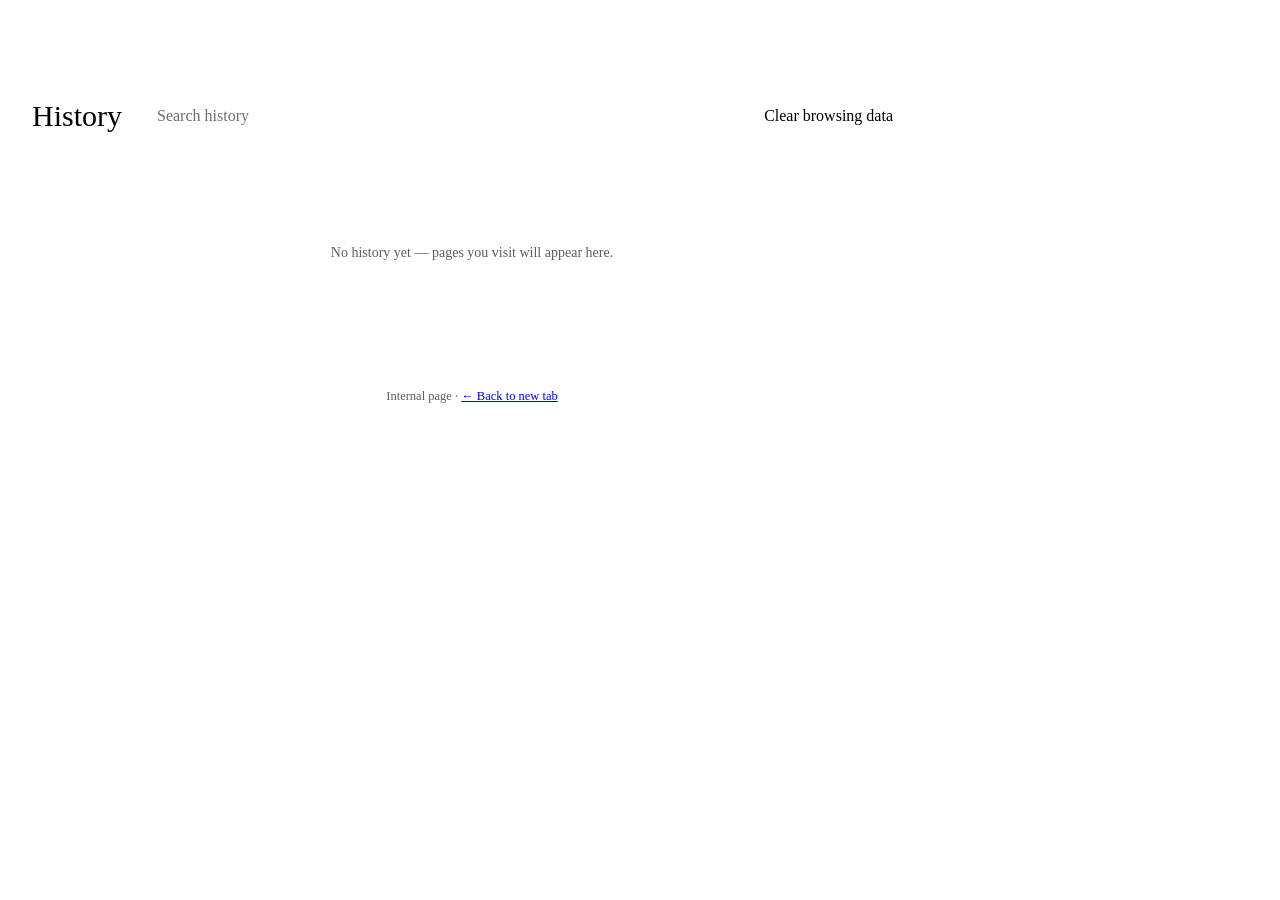
<file: BrAIn/Assets/history.html>
<!DOCTYPE html>
<html lang="en">
<head>
<meta charset="utf-8" />
<meta name="viewport" content="width=device-width, initial-scale=1" />
<title>History — BrAIn</title>
<script>
  // Served via LoadRawString — flags itself so the host maps the tab to
  // about:history instead of the literal about:blank that location.href reports.
  window.__brainHist = 1;
  // Snapshot baked in by the host; live updates arrive as b:16 pushes that
  // chrome.js forwards to us via the 'brain-msg' document event.
  window.__brainHistData = __BRAIN_HISTORY_JSON__;
</script>
<style>
/*@THEME*/
  body { padding: 84px 24px 90px; }
  .wrap { max-width: 880px; }
  .head { display: flex; align-items: center; gap: 16px; margin-bottom: 28px; }
  .logo { font-size: 30px; flex: none; }
  #q {
    flex: 1; min-width: 0; height: 46px; padding: 0 18px; border-radius: 14px; outline: none;
    background: var(--glass); border: 1px solid rgba(255,255,255,.09);
    color: #f9f6f3; font: 14px var(--font); transition: border-color .15s, box-shadow .2s, background .15s;
  }
  #q:focus { background: var(--glass-hi); border-color: hsl(var(--h) 100% 74% / .55); box-shadow: 0 0 0 4px hsl(var(--h) 100% 74% / .13); }
  #q::placeholder { color: #746d67; }
  #clear {
    flex: none; height: 46px; padding: 0 18px; border-radius: 14px; cursor: pointer;
    border: 1px solid rgba(255,255,255,.09); background: var(--glass);
    color: var(--mut); font: 600 12.5px var(--font); transition: all .15s;
  }
  #clear:hover { background: rgba(232,17,35,.12); border-color: rgba(232,80,90,.4); color: #ffb4b9; }
  #clear.armed { background: rgba(232,17,35,.22); border-color: rgba(232,80,90,.6); color: #ffd7da; }

  .day {
    font-size: 11px; font-weight: 700; letter-spacing: 1.6px; text-transform: uppercase;
    color: var(--dim); margin: 30px 0 8px; display: flex; align-items: center; gap: 12px;
  }
  .day::before { content: ""; width: 6px; height: 6px; border-radius: 50%; background: var(--ac); box-shadow: 0 0 10px hsl(var(--h) 100% 70% / .8); }
  .day::after { content: ""; flex: 1; height: 1px; background: var(--line); }

  .row {
    display: flex; align-items: center; gap: 14px; padding: 10px 14px; border-radius: 14px;
    cursor: pointer; position: relative; transition: background .12s;
  }
  .row:hover { background: rgba(255,255,255,.055); }
  .row::before {
    content: ""; position: absolute; left: 0; top: 11px; bottom: 11px; width: 3px; border-radius: 3px;
    background: linear-gradient(180deg, var(--ac), var(--ac2)); opacity: 0; transition: opacity .12s;
  }
  .row:hover::before { opacity: 1; }
  .ic {
    width: 30px; height: 30px; flex: none; border-radius: 9px; display: grid; place-items: center;
    font-size: 13px; font-weight: 700; color: #fff; position: relative; overflow: hidden;
    box-shadow: inset 0 1px 0 rgba(255,255,255,.18);
  }
  .ic img { position: absolute; inset: 5px; width: 20px; height: 20px; border-radius: 6px; }
  .tt { color: #f9f6f3; font-size: 13.5px; font-weight: 600; max-width: 34%;
    overflow: hidden; text-overflow: ellipsis; white-space: nowrap; flex: none; }
  .uu { color: #90867e; font-size: 12.5px; flex: 1; min-width: 0;
    overflow: hidden; text-overflow: ellipsis; white-space: nowrap; }
  .vc { color: var(--dim); font-size: 11px; flex: none; min-width: 30px; text-align: right; }
  .tm { color: var(--dim); font-size: 11.5px; flex: none; min-width: 52px; text-align: right;
    font-variant-numeric: tabular-nums; }
  .del {
    width: 24px; height: 24px; flex: none; border: 0; border-radius: 8px;
    background: transparent; color: var(--dim); font-size: 11px; cursor: pointer;
    opacity: 0; transition: opacity .12s, background .12s, color .12s;
  }
  .row:hover .del { opacity: 1; }
  .del:hover { background: rgba(232,17,35,.18); color: #ffb4b9; }

  .empty { padding: 72px 0; text-align: center; color: #635d57; font-size: 14px; line-height: 1.8; }
  .foot { margin-top: 48px; text-align: center; color: #635d57; font-size: 12.5px; line-height: 1.8; }
</style>
</head>
<body>
  <div class="wrap">
    <div class="head">
      <div class="logo">History</div>
      <input id="q" placeholder="Search history" autocomplete="off" spellcheck="false" />
      <button id="clear" title="Delete all browsing history">Clear browsing data</button>
    </div>
    <div id="list"></div>
    <div class="foot">Internal page &middot; <a href="#" id="back">&larr; Back to new tab</a></div>
  </div>
<script>
  var items = Array.isArray(window.__brainHistData) ? window.__brainHistData : [];

  function send(cmd) {
    try { window.external && window.external.sendMessage('brain:' + cmd); } catch (e) { }
  }
  function esc(s) {
    return String(s == null ? '' : s)
      .replace(/&/g, '&amp;').replace(/</g, '&lt;').replace(/>/g, '&gt;').replace(/"/g, '&quot;');
  }
  function host(u) {
    try { return new URL(u).hostname.replace(/^www\./, ''); } catch (e) { return u; }
  }
  function pretty(u) {
    try {
      var x = new URL(u);
      return x.hostname.replace(/^www\./, '') + x.pathname + x.search + x.hash;
    } catch (e) { return u; }
  }
  function hue(s) {
    var h = 0;
    for (var i = 0; i < s.length; i++) h = (h * 31 + s.charCodeAt(i)) | 0;
    return 'hsl(' + (((h % 360) + 360) % 360) + ' 60% 55%)';
  }
  function dayLabel(d) {
    var t = new Date(d * 1000), now = new Date();
    var day = function (x) { return new Date(x.getFullYear(), x.getMonth(), x.getDate()).getTime(); };
    var diff = Math.round((day(now) - day(t)) / 86400000);
    return diff <= 0 ? 'Today' : diff === 1 ? 'Yesterday' :
      t.toLocaleDateString(undefined, { weekday: 'long', month: 'long', day: 'numeric' });
  }
  function hm(d) {
    return new Date(d * 1000).toLocaleTimeString(undefined, { hour: '2-digit', minute: '2-digit' });
  }

  function render() {
    var box = document.getElementById('list');
    var q = document.getElementById('q').value.trim().toLowerCase();
    var html = '', lastDay = '', n = 0;
    for (var i = 0; i < items.length; i++) {
      var it = items[i];
      if (!it.u) continue;
      if (q && it.u.toLowerCase().indexOf(q) < 0 && (it.t || '').toLowerCase().indexOf(q) < 0) continue;
      var dk = it.d ? dayLabel(it.d) : 'Earlier';
      if (dk !== lastDay) { html += '<div class="day">' + esc(dk) + '</div>'; lastDay = dk; }
      var title = it.t || host(it.u);
      html += '<div class="row" data-u="' + esc(it.u) + '" title="' + esc(it.u) + '">' +
        '<span class="ic" style="background:' + hue(host(it.u)) + '">' +
          (it.i ? '<img src="' + esc(it.i) + '" alt="" data-l="' + esc(title.charAt(0).toUpperCase()) + '" onerror="this.parentNode.textContent=this.dataset.l">'
                : esc(title.charAt(0).toUpperCase())) + '</span>' +
        '<span class="tt">' + esc(title) + '</span>' +
        '<span class="uu">' + esc(pretty(it.u)) + '</span>' +
        '<span class="vc">' + (it.v > 1 ? it.v + '&times;' : '') + '</span>' +
        '<span class="tm">' + (it.d ? esc(hm(it.d)) : '') + '</span>' +
        '<button class="del" title="Remove from history">&#10005;</button></div>';
      n++;
    }
    box.innerHTML = n ? html :
      '<div class="empty">' + (items.length ? 'No matches.' : 'No history yet &mdash; pages you visit will appear here.') + '</div>';
  }

  document.getElementById('q').addEventListener('input', render);
  document.getElementById('q').addEventListener('keydown', function (e) {
    e.stopPropagation();
    if (e.key === 'Escape') { this.value = ''; render(); }
    else if (e.key === 'Enter') {
      var r = document.querySelector('.row');
      if (r) send('navigate:' + r.getAttribute('data-u'));
    }
  });

  document.getElementById('list').addEventListener('click', function (e) {
    var del = e.target && e.target.closest ? e.target.closest('.del') : null;
    if (del) {
      e.stopPropagation();
      var u = del.parentNode.getAttribute('data-u');
      send('histdel:' + u);
      items = items.filter(function (x) { return x.u !== u; });
      render();
      return;
    }
    var row = e.target && e.target.closest ? e.target.closest('.row') : null;
    if (row) send('navigate:' + row.getAttribute('data-u'));
  });

  // Two-click confirm instead of window.confirm (JS dialogs aren't guaranteed).
  var clearBtn = document.getElementById('clear'), clearTimer = 0;
  clearBtn.addEventListener('click', function () {
    if (clearBtn.classList.contains('armed')) {
      clearTimeout(clearTimer);
      clearBtn.classList.remove('armed');
      clearBtn.textContent = 'Clear browsing data';
      send('histclear');
      items = [];
      render();
      return;
    }
    clearBtn.classList.add('armed');
    clearBtn.textContent = 'Click again to clear everything';
    clearTimer = setTimeout(function () {
      clearBtn.classList.remove('armed');
      clearBtn.textContent = 'Clear browsing data';
    }, 3500);
  });

  document.getElementById('back').addEventListener('click', function (e) {
    e.preventDefault(); send('navigate:about:newtab');
  });

  // chrome.js relays every host push as a 'brain-msg' event — b:16 is our list.
  document.addEventListener('brain-msg', function (e) {
    var j = e.detail;
    if (j && j.b === 16 && Array.isArray(j.items)) { items = j.items; render(); }
  });
  send('histget'); // refresh the baked-in snapshot
  render();
</script>
</body>
</html>
</file>
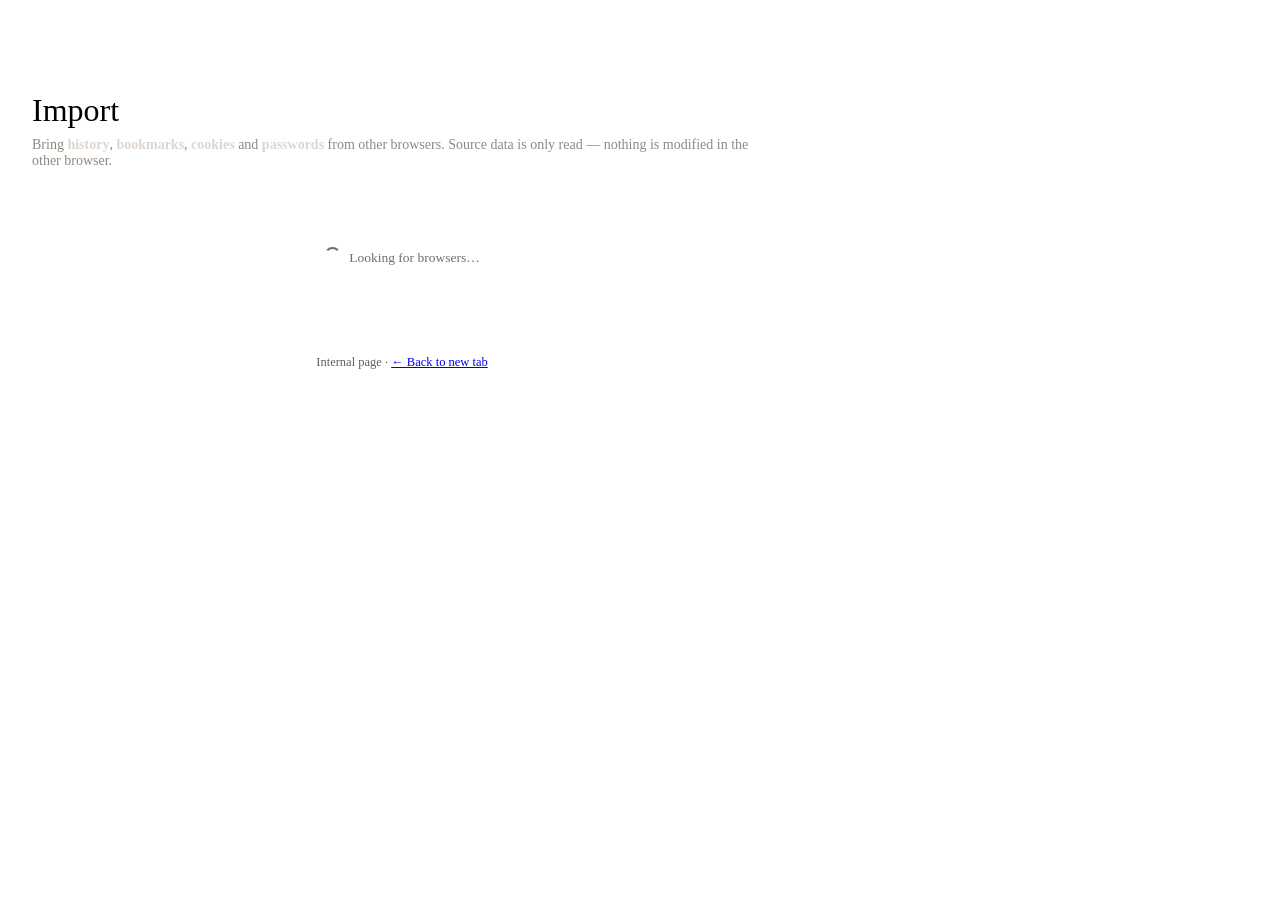
<file: BrAIn/Assets/import.html>
<!DOCTYPE html>
<html lang="en">
<head>
<meta charset="utf-8" />
<meta name="viewport" content="width=device-width, initial-scale=1" />
<title>Import — BrAIn</title>
<script>
  // Served via LoadRawString — flags itself so the host maps this document
  // to about:import instead of the about:blank location.href reports.
  window.__brainImport = 1;
</script>
<style>
/*@THEME*/
  body { padding: 84px 24px 90px; }
  .wrap { max-width: 740px; }
  .head { margin-bottom: 8px; }
  .logo { font-size: 32px; }
  .sub { font-size: 14px; margin-top: 8px; color: #908982; }
  .sub b { color: #ded5ce; }

  .card { margin-top: 22px; padding: 20px 22px; }
  .brow { display: flex; align-items: center; gap: 16px; }
  .bic {
    width: 42px; height: 42px; flex: none; border-radius: 13px;
    display: grid; place-items: center; font-size: 18px; font-weight: 800; color: #fff;
    box-shadow: inset 0 1px 0 rgba(255,255,255,.22), 0 8px 18px -6px rgba(0,0,0,.5);
  }
  .bname { font-size: 15.5px; font-weight: 700; color: #f9f6f4; }
  .bmeta { font-size: 12px; color: #847d76; margin-top: 2px; }
  .bnote { font-size: 11.5px; color: #a3916a; margin-top: 3px; }

  .opts { display: flex; gap: 10px; margin-top: 16px; flex-wrap: wrap; }
  .opt {
    display: flex; align-items: center; gap: 8px; padding: 9px 15px;
    border-radius: 12px; cursor: pointer; font-size: 12.5px; font-weight: 600;
    background: var(--glass); border: 1px solid rgba(255,255,255,.09);
    color: #cdc6c0; transition: all .15s; user-select: none; -webkit-user-select: none;
  }
  .opt:hover { border-color: hsl(var(--h) 100% 74% / .4); }
  .opt.on { background: hsl(var(--h) 100% 74% / .16); border-color: hsl(var(--h) 100% 74% / .5); color: #faf5f1; }
  .opt.off { opacity: .38; pointer-events: none; }
  .opt .n { color: #8e8882; font-weight: 500; }
  .opt.on .n { color: hsl(var(--h) 100% 86%); }

  .res { margin-top: 10px; font-size: 12.5px; color: var(--ac2); min-height: 18px; }
  .res .bad { color: #ffb4b9; }

  #go { margin-top: 26px; width: 100%; padding: 14px; border-radius: 14px; letter-spacing: .3px; }
  #go:disabled { opacity: .45; cursor: default; filter: none; box-shadow: none; }

  .empty {
    margin-top: 40px; padding: 36px 22px; text-align: center; border-radius: 20px;
    background: rgba(255,255,255,.025); border: 1px dashed rgba(255,255,255,.1);
    color: #746d67; font-size: 13.5px; line-height: 1.8;
  }
  .spin {
    display: inline-block; width: 13px; height: 13px; border-radius: 50%;
    border: 2px solid rgba(255,255,255,.22); border-top-color: var(--ac);
    animation: sp .7s linear infinite; vertical-align: -2px; margin-right: 8px;
  }
  @keyframes sp { to { transform: rotate(360deg); } }

  .foot { margin-top: 44px; text-align: center; color: #635d57; font-size: 12.5px; line-height: 1.8; }
</style>
</head>
<body>
  <div class="wrap">
    <div class="head">
      <div class="logo">Import</div>
      <div class="sub">
        Bring <b>history</b>, <b>bookmarks</b>, <b>cookies</b> and <b>passwords</b> from other browsers.
        Source data is only read &mdash; nothing is modified in the other browser.
      </div>
    </div>
    <div id="list"><div class="empty"><span class="spin"></span>Looking for browsers&hellip;</div></div>
    <button id="go" class="btn" hidden disabled>Select what to import</button>
    <div class="foot">Internal page &middot; <a href="#" id="back">&larr; Back to new tab</a></div>
  </div>
<script>
  var sources = [];
  var running = false;

  function send(cmd) {
    try { window.external && window.external.sendMessage('brain:' + cmd); } catch (e) { }
  }
  function esc(s) {
    return String(s == null ? '' : s)
      .replace(/&/g, '&amp;').replace(/</g, '&lt;').replace(/>/g, '&gt;').replace(/"/g, '&quot;');
  }
  function fmt(n) { return n > 999 ? (n / 1000).toFixed(1) + 'k' : String(n); }
  function bicon(b) {
    var k = b.kind === 'safari' ? 'linear-gradient(140deg,#4aa8ff,#2d6dd6)'
          : b.kind === 'firefox' ? 'linear-gradient(140deg,#ff9c54,#e34f26)'
          : 'linear-gradient(140deg,#5fb4ff,#3b78e7)';
    return k;
  }
  function letter(b) { return esc((b.name || '?').trim().charAt(0).toUpperCase()); }

  function render() {
    var list = document.getElementById('list'), go = document.getElementById('go');
    if (!sources.length) {
      var linux = /Linux/.test(navigator.userAgent) && !/Android/.test(navigator.userAgent);
      list.innerHTML = '<div class="empty">No other browsers with data found.<br>' +
        'BrAIn looks in the standard ' + (linux
          ? 'Chrome, Chromium, Edge, Brave, Vivaldi, Opera and Firefox profile folders (including Snap and Flatpak installs).'
          : 'Chrome, Edge, Brave, Arc, Vivaldi, Opera, Firefox and Safari profile folders.') + '</div>';
      go.hidden = true;
      return;
    }
    var html = '';
    for (var i = 0; i < sources.length; i++) {
      var b = sources[i];
      var bits = [];
      if (b.hist) bits.push(fmt(b.hist) + ' history');
      if (b.bm) bits.push(fmt(b.bm) + ' bookmarks');
      if (b.ck) bits.push(fmt(b.ck) + ' cookies');
      if (b.pw) bits.push(fmt(b.pw) + ' passwords');
      html += '<div class="card">' +
        '<div class="brow"><div class="bic" style="background:' + bicon(b) + '">' + letter(b) + '</div>' +
        '<div><div class="bname">' + esc(b.name) + '</div>' +
        '<div class="bmeta">' + esc(bits.join(' \u00b7 ') || 'no data found') + '</div>' +
        (b.note ? '<div class="bnote">' + esc(b.note) + '</div>' : '') + '</div></div>' +
        '<div class="opts">' +
          opt(b, 'hist', 'History', b.hist) +
          opt(b, 'bm', 'Bookmarks', b.bm) +
          opt(b, 'ck', 'Cookies', b.ck) +
          opt(b, 'pw', 'Passwords', b.pw) +
        '</div>' +
        '<div class="res" id="res-' + esc(b.id) + '"></div></div>';
    }
    list.innerHTML = html;
    go.hidden = false;
    refreshGo();
    Array.prototype.forEach.call(list.querySelectorAll('.opt'), function (o) {
      o.addEventListener('click', function () {
        if (running) return;
        var src = sources[o.getAttribute('data-i') * 1];
        var key = o.getAttribute('data-k');
        src.sel[key] = !src.sel[key];
        o.classList.toggle('on', src.sel[key]);
        refreshGo();
      });
    });
  }

  function opt(b, key, label, count) {
    var i = sources.indexOf(b);
    var cls = count ? 'opt' + (b.sel[key] ? ' on' : '') : 'opt off';
    return '<div class="' + cls + '" data-i="' + i + '" data-k="' + key + '">' +
      label + ' <span class="n">' + (count ? fmt(count) : '0') + '</span></div>';
  }

  function refreshGo() {
    var go = document.getElementById('go'), any = false;
    for (var i = 0; i < sources.length; i++) {
      var s = sources[i].sel;
      if ((s.hist && sources[i].hist) || (s.bm && sources[i].bm) ||
          (s.ck && sources[i].ck) || (s.pw && sources[i].pw)) { any = true; break; }
    }
    go.disabled = !any || running;
  }

  document.getElementById('go').addEventListener('click', function () {
    if (running) return;
    var picks = [];
    for (var i = 0; i < sources.length; i++) {
      var b = sources[i], s = b.sel;
      var p = { id: b.id, hist: s.hist && b.hist > 0, bm: s.bm && b.bm > 0,
                ck: s.ck && b.ck > 0, pw: s.pw && b.pw > 0 };
      if (p.hist || p.bm || p.ck || p.pw) picks.push(p);
    }
    if (!picks.length) return;
    running = true;
    document.getElementById('go').textContent = 'Importing\u2026';
    refreshGo();
    send('importgo:' + JSON.stringify(picks));
  });

  // chrome.js relays host pushes as 'brain-msg': b:17 = scan, b:18 = results.
  document.addEventListener('brain-msg', function (e) {
    var j = e.detail;
    if (j && j.b === 17 && Array.isArray(j.browsers)) {
      sources = j.browsers.map(function (b) {
        b.sel = { hist: b.hist > 0, bm: b.bm > 0, ck: b.ck > 0, pw: b.pw > 0 };
        return b;
      });
      render();
    } else if (j && j.b === 18 && Array.isArray(j.results)) {
      running = false;
      document.getElementById('go').textContent = 'Import selected';
      refreshGo();
      for (var i = 0; i < j.results.length; i++) {
        var r = j.results[i];
        var el = document.getElementById('res-' + r.id);
        if (!el) continue;
        var parts = [];
        if (r.hist >= 0) parts.push(r.hist + ' pages');
        if (r.bm >= 0) parts.push(r.bm + ' bookmarks');
        if (r.ck >= 0) parts.push(r.ck + ' cookies');
        if (r.ck === -1) parts.push('cookies not supported here');
        if (r.pw >= 0) parts.push(r.pw + ' passwords');
        el.innerHTML = r.err
          ? '<span class="bad">Failed: ' + esc(r.err) + '</span>'
          : 'Imported ' + esc(parts.join(' \u00b7 ') || 'nothing');
        if (r.warn) el.innerHTML += '<div class="bnote">' + esc(r.warn) + '</div>';
      }
    }
  });

  document.getElementById('back').addEventListener('click', function (e) {
    e.preventDefault(); send('navigate:about:newtab');
  });

  send('importscan');
</script>
</body>
</html>
</file>
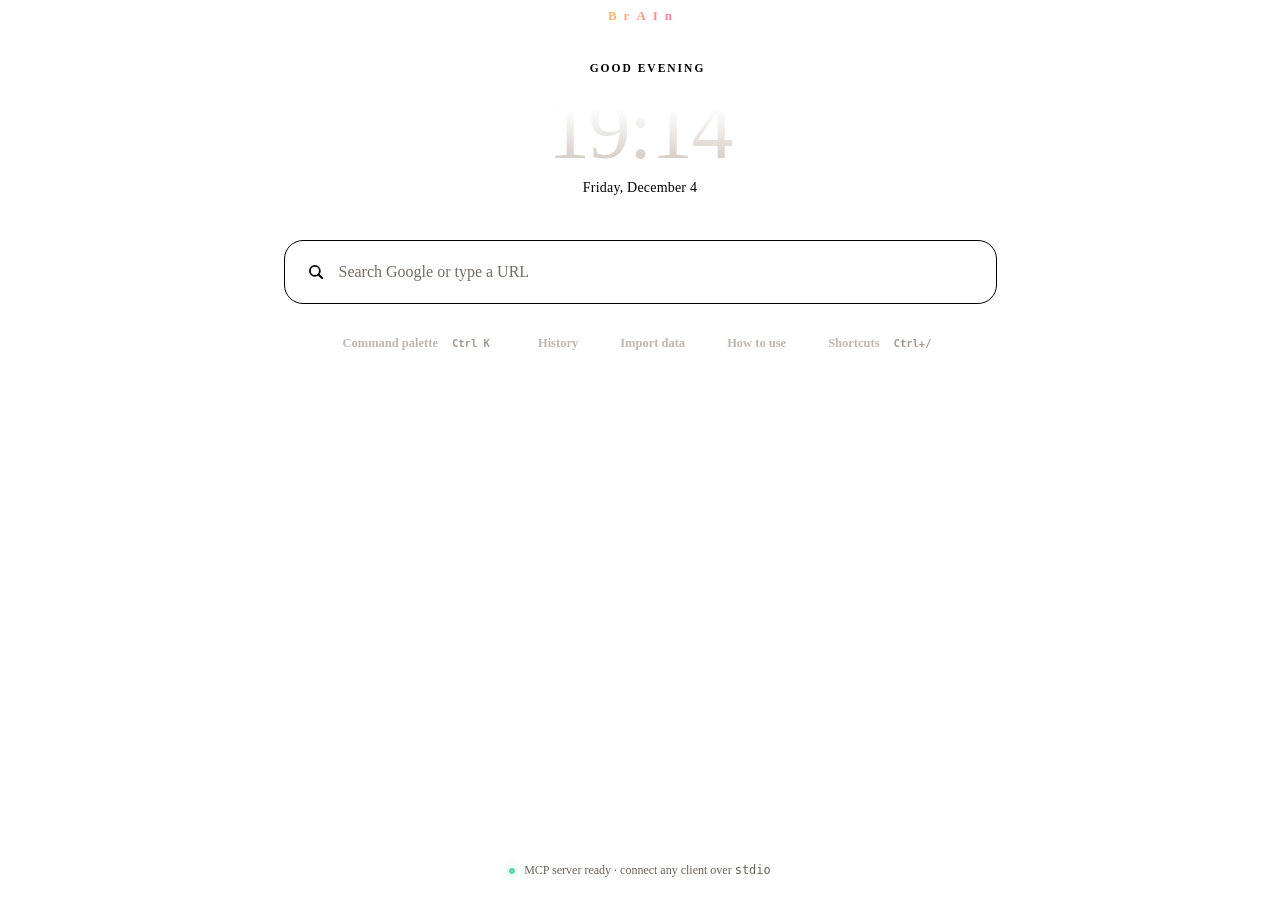
<file: BrAIn/Assets/newtab.html>
<!DOCTYPE html>
<html lang="en">
<head>
<meta charset="utf-8" />
<meta name="viewport" content="width=device-width, initial-scale=1" />
<title>New Tab</title>
<script>
  // This doc is served via LoadRawString, so location.href reads about:blank —
  // flag it so the host maps the tab back to about:newtab on refresh/switch.
  window.__brainNewTab = 1;
</script>
<style>
/*@THEME*/
  body { display: flex; align-items: center; justify-content: center; overflow: hidden; }
  #ntp { position: relative; z-index: 1; display: flex; flex-direction: column; align-items: center; }

/*NTP-CSS-START*/
  /* Same rules drive the real start page and chrome.js's in-document overlay
     (generated from this block), so swapping between them never jumps. */
  @keyframes rise { from { opacity: 0; transform: translateY(14px); } to { opacity: 1; transform: none; } }
  html.anim #ntp > * { animation: rise .6s cubic-bezier(.16,1,.3,1) both; }
  html.anim #ntp > :nth-child(2) { animation-delay: .04s; }
  html.anim #ntp > :nth-child(3) { animation-delay: .08s; }
  html.anim #ntp > :nth-child(4) { animation-delay: .12s; }
  html.anim #ntp > :nth-child(5) { animation-delay: .18s; }
  html.anim #ntp > :nth-child(6) { animation-delay: .24s; }
  html.anim #ntp > :nth-child(7) { animation-delay: .3s; }

  #ntp .lg { font-size: 13px; font-weight: 800; letter-spacing: 7px; margin: 0 0 38px 7px;
    background: linear-gradient(115deg, #ffb36b 10%, #ff7a9c 95%); -webkit-background-clip: text; background-clip: text; color: transparent; }
  #ntp .pv { display: none; margin: 0 0 26px; padding: 5px 14px; border-radius: 999px; font-size: 12px; font-weight: 600;
    color: #d3c2ff; background: rgba(150,100,255,.14); border: 1px solid rgba(170,130,255,.3); align-items: center; gap: 7px; }
  #ntp .pv svg { width: 14px; height: 14px; }
  #ntp.priv .pv { display: inline-flex; }
  #ntp.priv .lg { margin-bottom: 22px; }
  #ntp .gr { display: inline-flex; align-items: center; gap: 9px; margin-bottom: 14px; font-size: 11.5px; font-weight: 700;
    letter-spacing: 2px; text-transform: uppercase; color: var(--mut); }
  #ntp .gr::before { content: ""; width: 6px; height: 6px; border-radius: 50%; background: var(--ac);
    box-shadow: 0 0 12px hsl(var(--h) 100% 70%); }
  #ntp .ck { font-size: 84px; font-weight: 200; letter-spacing: -1.5px; line-height: 1; font-variant-numeric: tabular-nums;
    background: linear-gradient(180deg, #ffffff 25%, #ccc2b9); -webkit-background-clip: text; background-clip: text; color: transparent;
    margin-bottom: 8px; padding: 0 4px; }
  #ntp .dt { font-size: 14px; color: var(--mut); margin-bottom: 44px; letter-spacing: .2px; }

  #ntp form { display: flex; align-items: center; gap: 8px; width: min(680px, 88vw); height: 62px; padding: 0 9px 0 22px;
    border-radius: 19px; background: linear-gradient(180deg, rgba(255,255,255,.08), rgba(255,255,255,.04));
    border: 1px solid rgba(255,255,255,.09);
    box-shadow: 0 20px 56px rgba(0,0,0,.42), inset 0 1px 0 rgba(255,255,255,.08);
    transition: border-color .2s, box-shadow .25s; }
  #ntp form:focus-within { border-color: hsl(var(--h) 100% 74% / .6);
    box-shadow: 0 0 0 4px hsl(var(--h) 100% 74% / .14), 0 24px 64px -14px hsl(var(--h) 100% 66% / .55), inset 0 1px 0 rgba(255,255,255,.08); }
  #ntp form > svg { width: 18px; height: 18px; flex: none; color: var(--dim); }
  #ntp input { flex: 1; min-width: 0; padding: 0 6px; border: 0; outline: 0; background: transparent; color: #fbf8f6;
    font: 500 16.5px var(--font); user-select: text; -webkit-user-select: text; caret-color: var(--ac); }
  #ntp input::placeholder { color: #746d67; font-weight: 400; }
  #ntp form button { width: 46px; height: 46px; padding: 0; border-radius: 14px; border: 0; cursor: pointer; flex: none;
    display: grid; place-items: center; color: #fff;
    background: linear-gradient(130deg, hsl(var(--h) 80% 64%), hsl(calc(var(--h) - 40) 70% 56%));
    box-shadow: 0 10px 22px -6px hsl(var(--h) 90% 60% / .7), inset 0 1px 0 rgba(255,255,255,.25);
    transition: filter .15s, transform .12s; }
  #ntp form button svg { width: 18px; height: 18px; }
  #ntp form button:hover { filter: brightness(1.12); transform: translateX(1px); }
  #ntp form button:active { transform: scale(.94); }

  #ntp .qa { display: flex; flex-wrap: wrap; gap: 10px; justify-content: center; margin-top: 22px; max-width: 88vw; }
  #ntp .qc { display: inline-flex; align-items: center; gap: 8px; padding: 8px 15px; border-radius: 12px; cursor: pointer;
    font-size: 12.5px; font-weight: 600; color: #beb7b1; background: rgba(255,255,255,.045); border: 1px solid rgba(255,255,255,.07);
    transition: color .15s, background .15s, border-color .15s, transform .15s; user-select: none; -webkit-user-select: none; }
  #ntp .qc:hover { color: #fff; background: hsl(var(--h) 100% 74% / .14); border-color: hsl(var(--h) 100% 74% / .4); transform: translateY(-1px); }
  #ntp .qc kbd { font-size: 10.5px; padding: 0 6px; line-height: 17px; border-radius: 6px; color: #a29b95; }

  #ntp .rc { display: none; margin-top: 46px; width: min(720px, 90vw); }
  #ntp .rc.has { display: block; }
  #ntp .rc h2 { display: block; text-align: center; margin-bottom: 14px; font-size: 11px; font-weight: 700; letter-spacing: 1.6px;
    text-transform: uppercase; color: var(--dim); }
  #ntp .rc h2::before, #ntp .rc h2::after { display: none; }
  #ntp .tl { display: grid; grid-template-columns: repeat(4, 1fr); gap: 12px; }
  #ntp .ti { display: flex; flex-direction: column; align-items: flex-start; gap: 16px; padding: 15px; min-width: 0; cursor: pointer;
    border-radius: 17px; overflow: hidden; color: #d7d1cb; font-size: 12.5px; font-weight: 600;
    background: linear-gradient(180deg, rgba(255,255,255,.065), rgba(255,255,255,.03)); border: 1px solid rgba(255,255,255,.07);
    transition: transform .16s, border-color .16s, box-shadow .22s, color .16s; }
  #ntp .ti:hover { transform: translateY(-3px); color: #fff; border-color: rgba(255,255,255,.17);
    box-shadow: 0 18px 36px -14px var(--tc, hsl(var(--h) 90% 60%)), 0 10px 24px rgba(0,0,0,.3); }
  #ntp .ti .ic { width: 36px; height: 36px; flex: none; border-radius: 11px; display: grid; place-items: center; position: relative;
    font-size: 14px; font-weight: 700; color: #fff; background: var(--tc, #555); box-shadow: inset 0 1px 0 rgba(255,255,255,.2); }
  #ntp .ti .ic img { position: absolute; inset: 6px; width: 24px; height: 24px; border-radius: 7px; }
  #ntp .ti > span:last-child { max-width: 100%; overflow: hidden; text-overflow: ellipsis; white-space: nowrap; }
  html.anim #ntp .ti { animation: rise .45s cubic-bezier(.16,1,.3,1) both; }

  #ntp .hn { position: fixed; bottom: 22px; left: 0; right: 0; display: flex; align-items: center; justify-content: center; gap: 9px;
    color: #68625c; font-size: 12px; padding: 0 20px; text-align: center; pointer-events: none; }
  #ntp .hn i { width: 6px; height: 6px; border-radius: 50%; background: #5fd9a8; box-shadow: 0 0 10px rgba(95,217,168,.8); flex: none; }
/*NTP-CSS-END*/

  /* ---- search suggestions (same sources and ranking as the address bar) ---- */
  #ntp .sbox { position: relative; z-index: 3; }
  #sug { position: absolute; top: calc(100% + 8px); left: 0; right: 0; display: none; padding: 6px; border-radius: 18px;
    background: #1e1b18; border: 1px solid rgba(255,255,255,.1);
    box-shadow: 0 24px 60px rgba(0,0,0,.55), inset 0 1px 0 rgba(255,255,255,.06); }
  /* slide only, no fade: a view whose animations are paused (hidden window) still shows the list */
  #sug.on { display: block; animation: sugin .14s cubic-bezier(.16,1,.3,1); }
  @keyframes sugin { from { transform: translateY(-4px); } to { transform: none; } }
  @media (prefers-reduced-motion: reduce) { #sug.on { animation: none; } }
  /* the Recent row is wider than the search box: keep its edges from peeking out beside the list */
  #ntp:has(#sug.on) .rc { visibility: hidden; }
  #sug .sg { display: flex; align-items: center; gap: 12px; height: 42px; padding: 0 12px; border-radius: 12px;
    font-size: 14px; color: #a9a29c; cursor: pointer; }
  #sug .sg.sel, #sug .sg:hover { background: hsl(var(--h) 100% 74% / .16); color: #f4f0eb; }
  #sug .si { width: 22px; height: 22px; flex: none; border-radius: 7px; display: grid; place-items: center; position: relative;
    font-size: 11px; font-weight: 700; color: #fff; background: var(--tc, rgba(255,255,255,.08)); }
  #sug .si img { position: absolute; inset: 3px; width: 16px; height: 16px; border-radius: 4px; }
  #sug .si.mag { background: transparent; color: var(--dim); }
  #sug .si svg { width: 15px; height: 15px; }
  #sug .bm { width: 13px; height: 13px; flex: none; color: #f2c14e; }
  #sug .st { flex: none; max-width: 48%; overflow: hidden; text-overflow: ellipsis; white-space: nowrap; color: #f4f0eb; font-weight: 500; }
  #sug .su { min-width: 0; overflow: hidden; text-overflow: ellipsis; white-space: nowrap; }
  #sug .su b { color: #fff; font-weight: 600; }
</style>
</head>
<body>
<div id="ntp">
  <div class="lg">BrAIn</div>
  <div class="gr" id="greet"></div>
  <div class="ck" id="clock"></div>
  <div class="dt" id="date"></div>
  <div class="sbox">
  <form id="f">
    <svg viewBox="0 0 16 16"><circle cx="7" cy="7" r="4.4" fill="none" stroke="currentColor" stroke-width="1.6"/><path d="m10.4 10.4 3 3" stroke="currentColor" stroke-width="1.8" stroke-linecap="round"/></svg>
    <input id="q" autofocus placeholder="Search Google or type a URL" autocomplete="off" spellcheck="false"
      role="combobox" aria-autocomplete="both" aria-expanded="false" aria-controls="sug" />
    <button type="submit" title="Go"><svg viewBox="0 0 16 16"><path d="M3 8h9.4M8.6 4l4 4-4 4" fill="none" stroke="currentColor" stroke-width="1.8" stroke-linecap="round" stroke-linejoin="round"/></svg></button>
  </form>
  <div id="sug" role="listbox"></div>
  </div>
  <div class="qa">
    <span class="qc" data-k="1">Command palette <kbd id="kb"></kbd></span>
    <span class="qc" data-go="about:history">History</span>
    <span class="qc" data-go="about:import">Import data</span>
    <span class="qc" data-go="about:help" id="help">How to use</span>
    <span class="qc" data-go="about:shortcuts" id="sc">Shortcuts <kbd id="kbsc"></kbd></span>
  </div>
  <div class="rc" id="recent"><h2>Recent</h2><div class="tl" id="tiles"></div></div>
  <div class="hn"><i></i><span>MCP server ready &middot; connect any client over <code>stdio</code></span></div>
</div>
<script>
  function send(cmd) {
    try { window.external && window.external.sendMessage('brain:' + cmd); } catch (e) { }
  }
  document.getElementById('f').addEventListener('submit', function (e) {
    e.preventDefault();
    var v = document.getElementById('q').value.trim();
    if (v) send('navigate:' + v);
  });
  var mac = /Mac/.test(navigator.platform);
  document.getElementById('kb').textContent = mac ? '\u2318K' : 'Ctrl K';
  document.getElementById('kbsc').textContent = mac ? '\u2318/' : 'Ctrl+/';
  document.querySelector('.qa').addEventListener('click', function (e) {
    var c = e.target.closest && e.target.closest('.qc');
    if (!c) return;
    if (c.getAttribute('data-k')) {
      // chrome.js owns the palette — ask it the way a keystroke would
      window.dispatchEvent(new KeyboardEvent('keydown', { key: 'k', metaKey: mac, ctrlKey: !mac, bubbles: true, cancelable: true }));
    } else send('navigate:' + c.getAttribute('data-go'));
  });

  function tick() {
    var d = new Date();
    var hh = d.getHours(), mm = d.getMinutes();
    document.getElementById('clock').textContent =
      (hh < 10 ? '0' : '') + hh + ':' + (mm < 10 ? '0' : '') + mm;
    document.getElementById('date').textContent =
      d.toLocaleDateString(undefined, { weekday: 'long', month: 'long', day: 'numeric' });
    document.getElementById('greet').textContent =
      hh < 5 ? 'Still up' : hh < 12 ? 'Good morning' : hh < 18 ? 'Good afternoon' : 'Good evening';
  }
  tick(); setInterval(tick, 10000);

  function hostOf(u) {
    try { return new URL(u).hostname.replace(/^www\./, ''); } catch (e) { return u; }
  }
  function hue(s) {
    var h = 0;
    for (var i = 0; i < s.length; i++) h = (h * 31 + s.charCodeAt(i)) | 0;
    return 'hsl(' + (((h % 360) + 360) % 360) + ' 60% 50%)';
  }
  var tilesSig = null;
  function renderTiles(hist) {
    var box = document.getElementById('recent');
    var tiles = document.getElementById('tiles');
    if (!hist || !hist.length) { box.classList.remove('has'); return; }
    // one tile per site, single row (matches the in-chrome overlay)
    var picks = [], seen = {};
    for (var k = 0; k < hist.length && picks.length < 4; k++) {
      var hu = typeof hist[k] === 'string' ? hist[k] : hist[k].u, hh = hostOf(hu);
      if (hh && !seen[hh]) { seen[hh] = 1; picks.push(hist[k]); }
    }
    // State pushes arrive on every tab open/close — rebuilding identical
    // tiles re-played their entrance animation each time.
    var sig = picks.map(function (p) { return typeof p === 'string' ? p : p.u + '|' + (p.i || ''); }).join(';');
    if (sig === tilesSig) return;
    tilesSig = sig;
    var html = '';
    for (var i = 0; i < picks.length; i++) {
      var it = picks[i];
      var u = typeof it === 'string' ? it : it.u;
      var icon = typeof it === 'object' ? it.i : null;
      var h = hostOf(u);
      html += '<div class="ti" style="--tc:' + hue(h) + ';animation-delay:' + (i * 45) + 'ms" data-u="' + u.replace(/"/g, '&quot;') + '" title="' + u.replace(/"/g, '&quot;') + '">' +
        '<span class="ic">' +
        (icon ? '<img src="' + icon.replace(/"/g, '&quot;') + '" alt="" data-l="' + (h.charAt(0) || '?').toUpperCase() + '" onerror="this.parentNode.textContent=this.dataset.l">'
              : (h.charAt(0) || '?').toUpperCase()) +
        '</span><span>' + h + '</span></div>';
    }
    tiles.innerHTML = html;
    box.classList.add('has');
    tiles.querySelectorAll('.ti').forEach(function (el) {
      el.addEventListener('click', function () { send('navigate:' + el.getAttribute('data-u')); });
    });
  }
  // chrome.js mirrors the host's state push to window.__brainState and fires
  // a 'brain-state' DOM event; use both so tiles render regardless of timing.
  document.addEventListener('brain-state', function (e) {
    renderTiles(e.detail && e.detail.hist);
    q.placeholder = 'Search ' + engineName() + ' or type a URL';
  });
  if (window.__brainState) renderTiles(window.__brainState.hist);
  setTimeout(function () { if (window.__brainState) renderTiles(window.__brainState.hist); }, 900);
  // ---- search suggestions ----
  // Same sources and ranking as the toolbar's address bar: the typed text first ("Go to" /
  // "Search ..."), then matching bookmarks, then history — the 40 recent visits in the state
  // push plus older history the host searches per keystroke (b:81). Inline completion,
  // arrows, Enter, Alt+Enter (new tab) and Esc behave like the address bar too.
  var q = document.getElementById('q'), sug = document.getElementById('sug');
  var MAG = '<svg viewBox="0 0 16 16"><circle cx="7" cy="7" r="4.4" fill="none" stroke="currentColor" stroke-width="1.6"/><path d="m10.4 10.4 3 3" stroke="currentColor" stroke-width="1.8" stroke-linecap="round"/></svg>';
  var STAR = '<svg class="bm" viewBox="0 0 16 16"><path d="M8 2.4l1.8 3.6 4 .6-2.9 2.8.7 4L8 11.6l-3.6 1.8.7-4-2.9-2.8 4-.6z" fill="currentColor"/></svg>';
  var rows = [], sel = -1, remote = { q: '', items: [] }, ghost = -1, ghostBlock = null, reqT = 0;
  function st() { return window.__brainState || {}; }
  function engineName() {
    var s = st(), l = s.sel || [];
    for (var i = 0; i < l.length; i++) if (l[i].i === s.se) return l[i].n;
    return 'Google';
  }
  function esc(x) { return String(x == null ? '' : x).replace(/&/g, '&amp;').replace(/</g, '&lt;').replace(/>/g, '&gt;').replace(/"/g, '&quot;'); }
  function typed() { var v = q.value; return ghost >= 0 && v.length >= ghost ? v.slice(0, ghost) : v; }
  function pretty(u) { return u.replace(/^https?:\/\/(www\.)?/, '').replace(/\/$/, ''); }
  function collect() {
    var t = typed().trim(), tl = t.toLowerCase(), out = [], seen = {};
    if (!t) return out;
    out.push({ s: 1, q: t });
    var bm = st().bmarks || [];
    for (var i = 0, n = 0; i < bm.length && n < 3; i++) {
      var b = bm[i];
      if (!b || !b.u || seen[b.u]) continue;
      if (b.u.toLowerCase().indexOf(tl) < 0 && (b.t || '').toLowerCase().indexOf(tl) < 0) continue;
      seen[b.u] = 1; n++;
      out.push({ u: b.u, t: b.t, i: b.i, bm: 1 });
    }
    var src = (st().hist || []).concat(remote.q === tl ? remote.items : []), scored = [];
    src.forEach(function (it) {
      var u = typeof it === 'string' ? it : it && it.u;
      if (!u || seen[u]) return;
      var ul = u.toLowerCase(), bare = ul.replace(/^https?:\/\/(www\.)?/, ''), sc;
      if (ul.indexOf(tl) === 0 || bare.indexOf(tl) === 0 || hostOf(u).toLowerCase().indexOf(tl) === 0) sc = 100;
      else if (ul.indexOf(tl) >= 0) sc = 40;
      else if (((it && it.t) || '').toLowerCase().indexOf(tl) >= 0) sc = 25;
      else return;
      seen[u] = 1;
      scored.push({ u: u, t: (it && it.t) || null, i: (it && it.i) || null, sc: sc + Math.min((it && it.v) || 1, 20) });
    });
    scored.sort(function (a, b) { return b.sc - a.sc; });
    for (var k = 0; k < scored.length && out.length < 8; k++) out.push(scored[k]);
    return out;
  }
  function render() {
    rows = collect();
    var open = rows.length > 0 && document.activeElement === q;
    sug.classList.toggle('on', open);
    q.setAttribute('aria-expanded', open ? 'true' : 'false');
    if (!open) { sel = -1; return; }
    if (sel >= rows.length) sel = -1;
    sug.innerHTML = rows.map(function (r, i) {
      var head = '<div class="sg' + (i === sel ? ' sel' : '') + '" role="option" data-i="' + i + '">';
      if (r.s) {
        var go = /^[^\s]+\.[^\s]+$/.test(r.q);
        return head + '<span class="si mag">' + MAG + '</span><span class="su">' +
          (go ? 'Go to <b>' + esc(r.q) + '</b>' : 'Search ' + esc(engineName()) + ' for <b>' + esc(r.q) + '</b>') + '</span></div>';
      }
      var h = hostOf(r.u), l = esc((h.charAt(0) || '?').toUpperCase());
      return head + '<span class="si" style="--tc:' + hue(h) + '">' +
        (r.i ? '<img src="' + esc(r.i) + '" alt="" data-l="' + l + '" onerror="this.parentNode.textContent=this.dataset.l">' : l) + '</span>' +
        (r.bm ? STAR : '') + (r.t ? '<span class="st">' + esc(r.t) + '</span>' : '') +
        '<span class="su">' + esc(pretty(r.u)) + '</span></div>';
    }).join('');
  }
  // Extend the typed prefix to the best matching address and leave the added tail selected.
  function inline() {
    if (q.selectionStart !== q.value.length) return;
    var t = q.value;
    if (!t || t === ghostBlock) return;
    var tl = t.toLowerCase();
    for (var i = 0; i < rows.length; i++) {
      var u = rows[i].u;
      if (!u) continue;
      var bare = u.replace(/^https?:\/\/(www\.)?/, ''), vis = null;
      if (bare.toLowerCase().indexOf(tl) === 0 && bare.length > t.length) vis = bare;
      else if (u.toLowerCase().indexOf(tl) === 0 && u.length > t.length) vis = u;
      if (!vis) continue;
      q.value = t + vis.slice(t.length); // typed case kept
      ghost = t.length;
      q.setSelectionRange(t.length, q.value.length);
      return;
    }
  }
  function askHost() {
    clearTimeout(reqT);
    reqT = setTimeout(function () {
      var t = typed().trim();
      if (t && t.toLowerCase() !== remote.q) send('histq:' + t);
    }, 60);
  }
  function go(v, newTab) {
    if (!v) return;
    sug.classList.remove('on');
    send((newTab ? 'newtab:' : 'navigate:') + v);
  }
  q.addEventListener('input', function (e) {
    ghost = -1;
    if (ghostBlock !== null && q.value !== ghostBlock) ghostBlock = null;
    sel = -1;
    render();
    // no completing while deleting or mid-composition (IME)
    if (!e.isComposing && !/^delete/.test(e.inputType || '')) inline();
    askHost();
  });
  q.addEventListener('keydown', function (e) {
    var open = sug.classList.contains('on');
    if (e.key === 'Enter') {
      e.preventDefault();
      var r = sel >= 0 && rows[sel];
      go(r ? (r.s ? r.q : r.u) : q.value.trim(), e.altKey);
    } else if (e.key === 'Escape' && (open || ghost >= 0)) {
      e.preventDefault();
      if (ghost >= 0) { q.value = typed(); ghost = -1; }
      sel = -1;
      sug.classList.remove('on');
      q.setAttribute('aria-expanded', 'false');
    } else if ((e.key === 'ArrowDown' || e.key === 'ArrowUp') && rows.length) {
      e.preventDefault();
      if (!open) { render(); return; }
      sel = e.key === 'ArrowDown' ? (sel + 1) % rows.length : (sel <= 0 ? rows.length : sel) - 1;
      render();
    } else if (ghost >= 0 && (e.key === 'ArrowRight' || e.key === 'End' || e.key === 'Tab')) {
      e.preventDefault(); // accept the completion
      q.setSelectionRange(q.value.length, q.value.length);
      ghost = -1;
    } else if (ghost >= 0 && (e.key === 'ArrowLeft' || e.key === 'Backspace' || e.key === 'Delete')) {
      // drop the completion instead of deleting into it, and don't offer it again for this text
      e.preventDefault();
      var t = typed();
      ghost = -1; ghostBlock = t;
      q.value = t;
      q.setSelectionRange(t.length, t.length);
      render();
    }
  });
  q.addEventListener('focus', render);
  q.addEventListener('blur', function () { sug.classList.remove('on'); q.setAttribute('aria-expanded', 'false'); });
  sug.addEventListener('mousedown', function (e) {
    e.preventDefault(); // keep the focus in the box
    var el = e.target.closest && e.target.closest('.sg');
    var r = el && rows[+el.getAttribute('data-i')];
    if (r) go(r.s ? r.q : r.u, e.altKey || e.metaKey || e.ctrlKey || e.button === 1);
  });
  // older history the host found for what is typed now
  document.addEventListener('brain-msg', function (e) {
    var j = e.detail;
    if (!j || j.b !== 81) return;
    var t = typed().trim().toLowerCase();
    if (String(j.q || '').toLowerCase() !== t) return;
    remote = { q: t, items: Array.isArray(j.items) ? j.items : [] };
    if (ghost >= 0) { q.value = typed(); ghost = -1; }
    render();
    if (document.activeElement === q) inline();
  });
  if (window.__brainState) q.placeholder = 'Search ' + engineName() + ' or type a URL';

  // The launch entrance is one-shot: once played, later content changes on
  // this long-lived first page must not animate again.
  setTimeout(function () { document.documentElement.classList.remove('anim'); }, 1600);

  // autofocus alone is flaky when the doc is injected via NavigateToString —
  // focus the search box so typing starts immediately. Next frame, not
  // mid-parse: a sync focus() forced a ~26ms layout before first paint.
  requestAnimationFrame(function () {
    try { document.getElementById('q').focus({ preventScroll: true }); } catch (e) { }
  });
  window.addEventListener('load', function () {
    try { document.getElementById('q').focus(); } catch (e) { }
  });
</script>
</body>
</html>
</file>
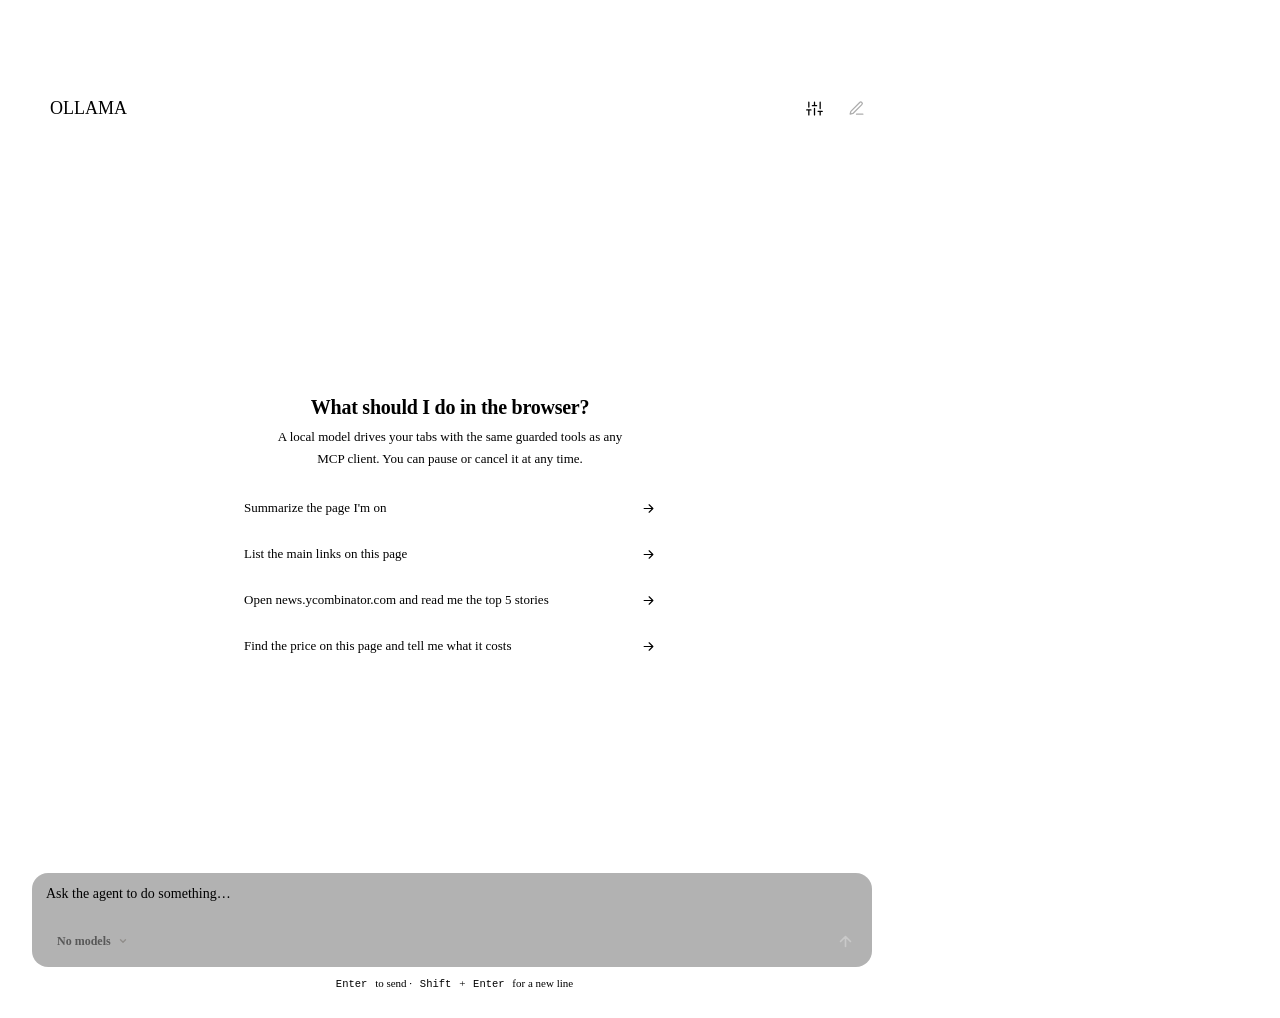
<file: BrAIn/Assets/ollama.html>
<!DOCTYPE html>
<html lang="en">
<head>
<meta charset="utf-8" />
<meta name="viewport" content="width=device-width, initial-scale=1" />
<title>Ollama — BrAIn</title>
<script>
  // Served via LoadRawString — flags itself so the host maps the tab to
  // about:ollama instead of the literal about:blank that location.href reports.
  window.__brainOllama = 1;
  // Docked in the browser's side panel (no BrAIn chrome above it) rather than shown as a tab.
  // "compact" is the layout hook: the side panel, or any narrow window.
  if (window.__BRAIN_SIDE) document.documentElement.className = 'side compact';
  else if (window.innerWidth < 560) document.documentElement.className = 'compact';
  window.__brainOllamaData = __BRAIN_OLLAMA_JSON__;
</script>
<style>
/*@THEME*/
  :root { --ok: #6fe0c6; --bad: #ff9aa3; --warn: #ffcf7a; }

  /* ---- reset for this page's controls (theme.css leaves buttons/inputs native) ---- */
  button { font: inherit; color: inherit; background: none; border: 0; cursor: pointer; text-align: inherit; }
  button:disabled { cursor: default; }
  input, select, textarea { font: 13px var(--font); color: var(--ink); outline: none; }
  .i { width: 17px; height: 17px; flex: none; fill: none; stroke: currentColor; stroke-width: 1.8; stroke-linecap: round; stroke-linejoin: round; }

  /* ---- shell ---- */
  body { padding: 84px 24px 18px; height: 100vh; overflow: hidden; font-size: 14px; }
  .wrap { max-width: 840px; height: 100%; min-width: 0; display: flex; flex-direction: column; }

  /* ---- header ---- */
  .head { display: flex; align-items: center; gap: 10px; flex: none; padding-bottom: 12px; border-bottom: 1px solid var(--line); }
  .head .logo { font-size: 18px; }
  .dot { width: 8px; height: 8px; border-radius: 50%; flex: none; background: var(--dim); transition: background .2s, box-shadow .2s; }
  .dot.ok { background: var(--ok); box-shadow: 0 0 9px rgba(111,224,198,.65); }
  .dot.bad { background: var(--bad); box-shadow: 0 0 9px rgba(255,154,163,.55); }
  .dot.busy { background: var(--warn); box-shadow: 0 0 9px rgba(255,207,122,.6); animation: pulse 1.3s ease-in-out infinite; }
  @keyframes pulse { 50% { opacity: .35; } }
  .sp { flex: 1; }
  .ib { width: 32px; height: 32px; display: grid; place-items: center; border-radius: 10px; color: var(--mut); transition: background .15s, color .15s; }
  .ib:hover:not(:disabled) { background: var(--glass-hi); color: var(--ink); }
  .ib.on { background: var(--glass-hi); color: var(--ac); }
  .ib:disabled { opacity: .32; }
  #close { display: none; }
  html.side #close { display: grid; }

  /* ---- settings drawer ---- */
  .drawer { display: none; flex: none; flex-direction: column; gap: 12px; margin-top: 12px; padding: 14px;
    background: var(--glass); border: 1px solid var(--line); border-radius: 14px; animation: fade .18s ease both; }
  .drawer.open { display: flex; }
  @keyframes fade { from { opacity: 0; transform: translateY(-4px); } to { opacity: 1; transform: none; } }
  .grid { display: grid; grid-template-columns: 2fr 1fr; gap: 12px; }
  .field { display: flex; flex-direction: column; gap: 6px; min-width: 0; }
  .field label { font-size: 10.5px; font-weight: 700; letter-spacing: .9px; text-transform: uppercase; color: var(--dim); }
  .field input { width: 100%; padding: 8px 10px; background: rgba(0,0,0,.28); border: 1px solid var(--line); border-radius: 9px; transition: border-color .15s; }
  .field input:focus { border-color: hsl(var(--h) 100% 74% / .5); }
  .field small { font-size: 11.5px; line-height: 1.5; color: var(--dim); }
  .statline { display: flex; align-items: center; gap: 10px; font-size: 12.5px; color: var(--mut); }
  .statline span { flex: 1; min-width: 0; overflow: hidden; text-overflow: ellipsis; white-space: nowrap; }
  .sbtn { flex: none; padding: 6px 12px; border-radius: 8px; font-size: 12.5px; font-weight: 600; color: var(--mut); background: var(--glass-hi); transition: color .15s, background .15s; }
  .sbtn:hover { color: var(--ink); background: rgba(255,255,255,.11); }

  /* ---- banner (offline / no models) ---- */
  .banner { display: none; flex: none; gap: 10px; align-items: flex-start; margin-top: 12px; padding: 11px 13px; border-radius: 12px;
    font-size: 12.5px; line-height: 1.55; color: var(--mut); background: var(--glass); border: 1px solid var(--line); }
  .banner.show { display: flex; animation: fade .2s ease both; }
  .banner.bad { background: rgba(255,90,110,.07); border-color: rgba(255,154,163,.28); }
  .banner.bad > .i { color: var(--bad); }
  .banner.info > .i { color: var(--ac); }
  .banner > .i { margin-top: 1px; }
  .banner .bt { flex: 1; min-width: 0; }
  .banner .bt b { color: var(--ink); font-weight: 650; }
  .banner .acts2 { display: flex; gap: 8px; margin-top: 9px; }
  .banner code { cursor: pointer; }
  .banner code:hover { color: var(--ink); }

  /* ---- conversation ---- */
  .logwrap { position: relative; flex: 1; min-height: 0; display: flex; }
  #log { flex: 1; min-width: 0; overflow-y: auto; overflow-x: hidden; padding: 16px 4px 10px 0; display: flex; flex-direction: column; gap: 14px; }
  .m { min-width: 0; font-size: 14px; line-height: 1.62; word-break: break-word; animation: pop .22s cubic-bezier(.16,1,.3,1) both; }
  @keyframes pop { from { opacity: 0; transform: translateY(6px); } to { opacity: 1; transform: none; } }
  .m.user { align-self: flex-end; max-width: 88%; padding: 9px 14px; white-space: pre-wrap; border-radius: 16px 16px 5px 16px;
    background: hsl(var(--h) 70% 55% / .24); border: 1px solid hsl(var(--h) 100% 74% / .28); }
  .m.assistant { align-self: stretch; padding: 0 2px; }
  .m.note { align-self: center; padding: 3px 11px; border-radius: 99px; font-size: 12px; line-height: 1.5; color: var(--mut); background: var(--glass); }
  .m.error { align-self: stretch; display: flex; gap: 10px; align-items: flex-start; padding: 10px 13px; border-radius: 12px; font-size: 13px; line-height: 1.55;
    color: #ffb4bb; background: rgba(255,90,110,.08); border: 1px solid rgba(255,154,163,.28); }
  .m.error .i { margin-top: 2px; width: 16px; height: 16px; }
  .m.error span { min-width: 0; white-space: pre-wrap; }

  .acts { display: flex; gap: 2px; margin: 5px 0 0 -6px; opacity: 0; transition: opacity .15s; }
  .m.assistant:hover .acts, .acts:focus-within { opacity: 1; }
  .abtn { display: inline-flex; align-items: center; gap: 5px; padding: 3px 7px; border-radius: 7px; font-size: 11.5px; font-weight: 600; color: var(--dim); transition: color .15s, background .15s; }
  .abtn:hover { color: var(--ink); background: var(--glass-hi); }
  .abtn .i { width: 13px; height: 13px; }
  .abtn.done { color: var(--ok); }

  /* markdown */
  .md > :first-child { margin-top: 0; } .md > :last-child { margin-bottom: 0; }
  .md p { margin: .55em 0; }
  .md .h { font-weight: 700; line-height: 1.35; margin: 1em 0 .4em; letter-spacing: -.1px; }
  .md .h1 { font-size: 1.2em; } .md .h2 { font-size: 1.1em; } .md .h3 { font-size: 1em; }
  .md ul, .md ol { margin: .5em 0; padding-left: 1.45em; }
  .md li { margin: .22em 0; padding-left: .1em; }
  .md li::marker { color: var(--dim); }
  .md li > p { margin: .25em 0; }
  .md blockquote { margin: .6em 0; padding: .1em 0 .1em .9em; color: var(--mut); border-left: 2px solid hsl(var(--h) 100% 74% / .4); }
  .md hr { border: 0; border-top: 1px solid var(--line); margin: 1em 0; }
  .md a { color: var(--ac); text-decoration: underline; text-decoration-color: hsl(var(--h) 100% 74% / .35); text-underline-offset: 2px; overflow-wrap: anywhere; }
  .md a:hover { text-decoration-color: var(--ac); }
  .md strong { font-weight: 650; color: #fff; }
  .md del { color: var(--dim); }
  .code { margin: .65em 0; border-radius: 10px; overflow: hidden; background: rgba(0,0,0,.34); border: 1px solid var(--line); }
  .code-h { display: flex; align-items: center; justify-content: space-between; padding: 3px 5px 3px 11px; background: rgba(255,255,255,.04);
    border-bottom: 1px solid var(--line); font: 600 10.5px var(--mono); letter-spacing: .3px; color: var(--dim); }
  .code pre { margin: 0; padding: 10px 12px; overflow-x: auto; font: 12.5px/1.58 var(--mono); color: #e8e2dc; tab-size: 2; }
  .code pre code { padding: 0; border: 0; background: none; font: inherit; color: inherit; }
  .tw { margin: .65em 0; overflow-x: auto; }
  .tw table { border-collapse: collapse; font-size: 12.5px; }
  .tw th, .tw td { padding: 6px 10px; border: 1px solid var(--line); text-align: left; vertical-align: top; }
  .tw th { background: var(--glass-hi); font-weight: 650; }
  .caret::after { content: '\258D'; margin-left: 2px; color: var(--ac); animation: blink 1s steps(2) infinite; }
  @keyframes blink { 50% { opacity: 0; } }

  /* thinking */
  .think { align-self: stretch; font-size: 12.5px; color: var(--dim); animation: pop .22s ease both; }
  .think-h { display: inline-flex; align-items: center; gap: 5px; padding: 3px 9px 3px 4px; border-radius: 8px; font-size: 11px; font-weight: 700; letter-spacing: .7px; text-transform: uppercase; color: var(--dim); transition: color .15s, background .15s; }
  .think-h:hover { color: var(--mut); background: var(--glass); }
  .think-h .i { width: 13px; height: 13px; transition: transform .15s; }
  .think.open .think-h .i { transform: rotate(90deg); }
  .think.live .think-t { background: linear-gradient(90deg, var(--dim) 30%, #fff 50%, var(--dim) 70%); background-size: 220% 100%;
    -webkit-background-clip: text; background-clip: text; color: transparent; animation: shimmer 1.8s linear infinite; }
  @keyframes shimmer { from { background-position: 110% 0; } to { background-position: -110% 0; } }
  .think-b { display: none; margin: 4px 0 0 10px; padding: 2px 0 2px 13px; border-left: 2px solid var(--line); font-style: italic; line-height: 1.58;
    white-space: pre-wrap; word-break: break-word; max-height: 11em; overflow-y: auto; }
  .think.open .think-b { display: block; }

  /* tool steps */
  .steps { align-self: stretch; display: flex; flex-direction: column; gap: 1px; animation: pop .22s ease both; }
  .tool-h { display: flex; align-items: center; gap: 9px; width: 100%; padding: 5px 8px; border-radius: 9px; font-size: 12.5px; color: var(--mut); transition: background .15s; }
  .tool-h:hover { background: var(--glass); }
  .ti { width: 15px; height: 15px; flex: none; display: grid; place-items: center; }
  .ti .i { width: 14px; height: 14px; stroke-width: 2.2; }
  .tool .tn { flex: none; font-weight: 650; color: var(--ink); }
  .tool .ta { flex: 1; min-width: 0; overflow: hidden; text-overflow: ellipsis; white-space: nowrap; font: 11.5px var(--mono); color: var(--dim); }
  .tool .tt { flex: none; font: 11px var(--mono); color: var(--dim); }
  .tool.ok .ti { color: var(--ok); }
  .tool.fail .ti, .tool.fail .tn { color: var(--bad); }
  .tool.stopped .ti { color: var(--dim); }
  .spin { width: 12px; height: 12px; border-radius: 50%; border: 2px solid var(--line); border-top-color: var(--ac); animation: spin .7s linear infinite; }
  @keyframes spin { to { transform: rotate(360deg); } }
  .tool-b { display: none; margin: 2px 0 8px 32px; padding: 9px 11px; border-radius: 9px; background: rgba(0,0,0,.3); border: 1px solid var(--line);
    font: 11.5px/1.55 var(--mono); color: var(--mut); max-height: 240px; overflow: auto; }
  .tool.open .tool-b { display: block; }
  .tool-b .k { margin: 0 0 3px; font: 700 10px var(--font); letter-spacing: .9px; text-transform: uppercase; color: var(--dim); }
  .tool-b .k:not(:first-child) { margin-top: 9px; }
  .tool-b pre { margin: 0; white-space: pre-wrap; word-break: break-word; font: inherit; }

  .working { display: none; align-self: flex-start; gap: 5px; padding: 6px 4px; }
  .working.show { display: flex; }
  .working i { width: 6px; height: 6px; border-radius: 50%; background: var(--ac); opacity: .3; animation: bounce 1.2s ease-in-out infinite; }
  .working i:nth-child(2) { animation-delay: .15s; } .working i:nth-child(3) { animation-delay: .3s; }
  @keyframes bounce { 0%, 60%, 100% { opacity: .3; transform: none; } 30% { opacity: 1; transform: translateY(-3px); } }

  #jump { position: absolute; left: 50%; bottom: 10px; transform: translateX(-50%); display: none; align-items: center; gap: 6px; padding: 6px 13px 6px 10px;
    border-radius: 99px; font-size: 12px; font-weight: 600; color: var(--ink); background: rgba(40,34,30,.94); border: 1px solid hsl(var(--h) 100% 74% / .3);
    box-shadow: 0 8px 24px rgba(0,0,0,.4); }
  #jump.show { display: inline-flex; animation: pop .18s ease both; }
  #jump:hover { border-color: hsl(var(--h) 100% 74% / .6); }
  #jump .i { width: 13px; height: 13px; }

  /* empty state */
  .empty { margin: auto; width: 100%; max-width: 440px; padding: 12px 2px 24px; text-align: center; }
  .emblem { width: 48px; height: 48px; margin: 0 auto 16px; display: grid; place-items: center; border-radius: 15px; color: #fff;
    background: linear-gradient(135deg, hsl(var(--h) 80% 64%), hsl(calc(var(--h) - 40) 70% 56%));
    box-shadow: 0 12px 30px -8px hsl(var(--h) 90% 60% / .65), inset 0 1px 0 rgba(255,255,255,.28); }
  .emblem .i { width: 22px; height: 22px; }
  .empty h1 { font-size: 20px; font-weight: 700; letter-spacing: -.25px; margin-bottom: 7px; }
  .empty p { margin: 0 auto 20px; max-width: 360px; font-size: 13px; line-height: 1.65; color: var(--mut); }
  .sugg { display: flex; flex-direction: column; gap: 8px; text-align: left; }
  .sugg button { display: flex; align-items: center; gap: 10px; padding: 11px 14px; border-radius: 12px; font-size: 13px; color: var(--ink);
    background: var(--glass); border: 1px solid var(--line); transition: background .15s, border-color .15s, transform .1s; }
  .sugg button span { flex: 1; min-width: 0; }
  .sugg button .i { width: 15px; height: 15px; color: var(--dim); transition: color .15s, transform .15s; }
  .sugg button:hover { background: var(--glass-hi); border-color: hsl(var(--h) 100% 74% / .32); }
  .sugg button:hover .i { color: var(--ac); transform: translateX(2px); }
  .sugg button:active { transform: scale(.985); }

  /* ---- composer ---- */
  .composer { flex: none; margin-top: 6px; padding: 11px 10px 9px 14px; border-radius: 16px; background: rgba(0,0,0,.3); border: 1px solid var(--line);
    box-shadow: 0 10px 30px rgba(0,0,0,.25), inset 0 1px 0 rgba(255,255,255,.04); transition: border-color .15s, box-shadow .15s; }
  .composer:focus-within { border-color: hsl(var(--h) 100% 74% / .45); box-shadow: 0 0 0 3px hsl(var(--h) 100% 74% / .1), 0 10px 30px rgba(0,0,0,.25); }
  #msg { display: block; width: 100%; resize: none; border: 0; border-radius: 0; background: transparent; padding: 2px 0; margin-right: 4px;
    font: 14px/1.55 var(--font); min-height: 24px; max-height: 190px; }
  #msg::placeholder { color: var(--dim); }
  #msg:focus-visible { outline: none; }
  .cfoot { display: flex; align-items: center; gap: 10px; margin-top: 8px; }
  .chip { position: relative; min-width: 0; max-width: 70%; flex: 0 1 auto; }
  #model { -webkit-appearance: none; appearance: none; max-width: 100%; padding: 5px 26px 5px 11px; border-radius: 99px; cursor: pointer;
    font-size: 12px; font-weight: 600; color: var(--mut); text-overflow: ellipsis; background-color: var(--glass); border: 1px solid var(--line);
    background-image: url("data:image/svg+xml,%3Csvg xmlns='http://www.w3.org/2000/svg' width='10' height='10' viewBox='0 0 24 24' fill='none' stroke='%23706a64' stroke-width='3.2' stroke-linecap='round' stroke-linejoin='round'%3E%3Cpath d='M6 9l6 6 6-6'/%3E%3C/svg%3E");
    background-repeat: no-repeat; background-position: right 9px center; transition: color .15s, border-color .15s, background-color .15s; }
  #model:hover { color: var(--ink); background-color: var(--glass-hi); }
  #model:focus-visible { border-color: hsl(var(--h) 100% 74% / .5); outline: none; }
  #model:disabled { opacity: .5; cursor: default; }
  #go { width: 34px; height: 34px; margin-left: auto; flex: none; display: grid; place-items: center; border-radius: 50%; color: #fff;
    background: linear-gradient(120deg, hsl(var(--h) 80% 64%), hsl(calc(var(--h) - 40) 70% 56%));
    box-shadow: 0 6px 16px -6px hsl(var(--h) 90% 60% / .75), inset 0 1px 0 rgba(255,255,255,.25); transition: filter .15s, transform .1s, opacity .15s; }
  #go:hover:not(:disabled) { filter: brightness(1.1); }
  #go:active:not(:disabled) { transform: scale(.93); }
  #go:disabled { opacity: .3; filter: saturate(.3); box-shadow: none; }
  #go .i { width: 17px; height: 17px; stroke-width: 2.3; }
  #go .i-stop { display: none; } #go.stop .i-stop { display: block; } #go.stop .i-send { display: none; }
  #go.stop { background: linear-gradient(120deg, #ff6b81, #e04860); box-shadow: 0 6px 16px -6px rgba(255,90,110,.75), inset 0 1px 0 rgba(255,255,255,.25); }
  .khint { flex: none; margin-top: 9px; text-align: center; font-size: 11px; color: var(--dim); line-height: 1.4; }
  .khint kbd { padding: 0 5px; font-size: 10.5px; }
  .nudge { animation: nudge .38s ease; }
  @keyframes nudge { 20%, 60% { transform: translateX(-4px); } 40%, 80% { transform: translateX(4px); } }

  /* ---- compact: side panel or narrow window ---- */
  html.compact body { padding-left: 12px; padding-right: 12px; padding-bottom: 12px; }
  html.side body { padding-top: 10px; }
  html.compact .wrap { max-width: none; }
  html.compact .head { padding-bottom: 10px; }
  html.compact .head .logo { font-size: 15px; letter-spacing: 1.4px; }
  html.compact .grid { grid-template-columns: 1fr; }
  html.compact .m { font-size: 13.5px; }
  html.compact .m.user { max-width: 92%; }
  html.compact .empty { padding-bottom: 12px; }
  html.compact .empty h1 { font-size: 18px; }
  html.compact #log { gap: 12px; }

  @media (prefers-reduced-motion: reduce) {
    *, *::before, *::after { animation-duration: .001s !important; animation-iteration-count: 1 !important; transition: none !important; }
  }
</style>
</head>
<body>
<svg width="0" height="0" style="position:absolute" aria-hidden="true" focusable="false">
  <symbol id="i-sliders" viewBox="0 0 24 24"><path d="M4 21v-7M4 10V3M12 21v-9M12 8V3M20 21v-5M20 12V3M1 14h6M9 8h6M17 16h6"/></symbol>
  <symbol id="i-newchat" viewBox="0 0 24 24"><path d="M12 20h9"/><path d="M16.5 3.5a2.12 2.12 0 0 1 3 3L7 19l-4 1 1-4Z"/></symbol>
  <symbol id="i-x" viewBox="0 0 24 24"><path d="M18 6 6 18M6 6l12 12"/></symbol>
  <symbol id="i-send" viewBox="0 0 24 24"><path d="M12 19V5M5 12l7-7 7 7"/></symbol>
  <symbol id="i-stop" viewBox="0 0 24 24"><rect x="6.5" y="6.5" width="11" height="11" rx="2.5" fill="currentColor" stroke="none"/></symbol>
  <symbol id="i-copy" viewBox="0 0 24 24"><rect x="9" y="9" width="11" height="11" rx="2"/><path d="M5 15V6a2 2 0 0 1 2-2h9"/></symbol>
  <symbol id="i-check" viewBox="0 0 24 24"><path d="M5 12.5l4.5 4.5L19 7"/></symbol>
  <symbol id="i-chev" viewBox="0 0 24 24"><path d="M9 6l6 6-6 6"/></symbol>
  <symbol id="i-alert" viewBox="0 0 24 24"><circle cx="12" cy="12" r="9"/><path d="M12 7.5v5.5M12 16.5v.01"/></symbol>
  <symbol id="i-info" viewBox="0 0 24 24"><circle cx="12" cy="12" r="9"/><path d="M12 11v5.5M12 7.5v.01"/></symbol>
  <symbol id="i-down" viewBox="0 0 24 24"><path d="M12 5v14M5 12l7 7 7-7"/></symbol>
  <symbol id="i-arrow" viewBox="0 0 24 24"><path d="M5 12h14M13 6l6 6-6 6"/></symbol>
  <symbol id="i-pointer" viewBox="0 0 24 24"><path d="M4 4l7.5 17 2.4-7.1L21 11.5 4 4z"/></symbol>
</svg>

<div class="wrap">
  <div class="head">
    <span class="dot" id="dot" title="Checking…"></span>
    <div class="logo">OLLAMA</div>
    <span class="sp"></span>
    <button class="ib" id="gear" title="Connection settings" aria-label="Connection settings" aria-expanded="false"><svg class="i"><use href="#i-sliders"/></svg></button>
    <button class="ib" id="clear" title="New chat" aria-label="New chat" disabled><svg class="i"><use href="#i-newchat"/></svg></button>
    <button class="ib" id="close" title="Close panel" aria-label="Close panel"><svg class="i"><use href="#i-x"/></svg></button>
  </div>

  <div class="drawer" id="drawer">
    <div class="statline"><span id="stxt">Checking for Ollama…</span><button class="sbtn" id="refresh">Check again</button></div>
    <div class="grid">
      <div class="field"><label for="url">Server</label><input id="url" type="text" spellcheck="false" autocomplete="off" /></div>
      <div class="field"><label for="ctx">Context</label><input id="ctx" type="number" min="2048" step="1024" /></div>
    </div>
    <div class="field"><small>Context is the window in tokens. Page snapshots are large, so 16384 or more works best.</small></div>
  </div>

  <div class="banner" id="banner" role="status"></div>

  <div class="logwrap">
    <div id="log" role="log" aria-live="polite">
      <div class="empty" id="empty">
        <div class="emblem"><svg class="i"><use href="#i-pointer"/></svg></div>
        <h1>What should I do in the browser?</h1>
        <p>A local model drives your tabs with the same guarded tools as any MCP client. You can pause or cancel it at any time.</p>
        <div class="sugg" id="sugg"></div>
      </div>
      <div class="working" id="working" aria-label="Working"><i></i><i></i><i></i></div>
    </div>
    <button id="jump" type="button"><svg class="i"><use href="#i-down"/></svg>Latest</button>
  </div>

  <div class="composer" id="composer">
    <textarea id="msg" rows="1" placeholder="Ask the agent to do something…" aria-label="Message"></textarea>
    <div class="cfoot">
      <div class="chip"><select id="model" title="Model" aria-label="Model"></select></div>
      <button id="go" type="button" title="Send (Enter)" aria-label="Send" disabled>
        <svg class="i i-send"><use href="#i-send"/></svg><svg class="i i-stop"><use href="#i-stop"/></svg>
      </button>
    </div>
  </div>
  <div class="khint" id="hint"></div>
</div>

<script>
(function () {
  'use strict';
  function send(cmd) {
    try { window.external && window.external.sendMessage('brain:' + cmd); } catch (e) { }
  }
  function $(id) { return document.getElementById(id); }
  function el(tag, cls, text) { var e = document.createElement(tag); if (cls) e.className = cls; if (text != null) e.textContent = text; return e; }
  function ico(name, cls) {
    var h = document.createElement('span');
    h.innerHTML = '<svg class="i' + (cls ? ' ' + cls : '') + '"><use href="#i-' + name + '"/></svg>'; // static strings only
    return h.firstChild;
  }

  var D = window.__brainOllamaData || {};
  var logEl = $('log'), msg = $('msg'), working = $('working'), emptyEl = $('empty');
  var running = false, connected = null, sending = false, stick = true, hasMsgs = false;
  var models = [], bannerKey = null;

  $('url').value = D.url || 'http://localhost:11434';
  $('ctx').value = D.numCtx || 16384;
  fillModels([], D.model || '');

  // The window shape decides the layout: narrow tabs get the same compact layout as the side panel.
  window.addEventListener('resize', function () {
    if (!document.documentElement.classList.contains('side'))
      document.documentElement.classList.toggle('compact', window.innerWidth < 560);
  });

  // ---------------------------------------------------------------- settings & models
  function fillModels(list, current) {
    models = list.slice();
    var sel = $('model'); sel.textContent = '';
    var names = list.slice();
    if (current && names.indexOf(current) < 0) names.unshift(current);
    if (!names.length) {
      var o = el('option', null, 'No models'); o.value = ''; sel.appendChild(o); sel.disabled = true; return;
    }
    sel.disabled = false;
    names.forEach(function (n) { var o = el('option', null, n); o.value = n; if (n === current) o.selected = true; sel.appendChild(o); });
    if (!current) sel.value = names[0];
  }
  function saveCfg() {
    send('olset:' + JSON.stringify({ url: $('url').value, model: $('model').value, numCtx: parseInt($('ctx').value, 10) || 16384 }));
  }
  ['url', 'model', 'ctx'].forEach(function (id) { $(id).addEventListener('change', saveCfg); });
  $('url').addEventListener('keydown', function (e) { if (e.key === 'Enter') this.blur(); });
  $('refresh').addEventListener('click', function () { $('stxt').textContent = 'Checking…'; saveCfg(); });
  $('gear').addEventListener('click', function () { toggleDrawer(); });
  $('close').addEventListener('click', function () { send('olside'); });
  function toggleDrawer(open) {
    var d = $('drawer'), on = open == null ? !d.classList.contains('open') : open;
    d.classList.toggle('open', on);
    $('gear').classList.toggle('on', on);
    $('gear').setAttribute('aria-expanded', on ? 'true' : 'false');
  }

  // ---------------------------------------------------------------- status
  function refreshStatus() {
    var d = $('dot');
    d.className = 'dot' + (running ? ' busy' : connected === true ? ' ok' : connected === false ? ' bad' : '');
    d.title = running ? 'Working…' : connected === true ? 'Connected' : connected === false ? 'Ollama is offline' : 'Checking…';
    var go = $('go');
    go.classList.toggle('stop', running);
    go.title = running ? 'Cancel: stop the agent, abort the current action and discard this task' : 'Send (Enter)';
    go.setAttribute('aria-label', running ? 'Cancel task' : 'Send');
    go.disabled = running ? false : !msg.value.trim();
    $('clear').disabled = running || !hasMsgs;
    msg.placeholder = running ? 'The agent is working…' : 'Ask the agent to do something…';
    $('hint').innerHTML = running
      ? 'Working. Press <kbd>■</kbd> to cancel and discard this task.'
      : '<kbd>Enter</kbd> to send · <kbd>Shift</kbd> + <kbd>Enter</kbd> for a new line'; // static strings only
    working.classList.toggle('show', running && !curAnswer && !(curThink && curThink.classList.contains('live')));
  }
  function setRunning(r) { running = r; refreshStatus(); if (stick) toBottom(); }

  function setBanner(kind, key, build) {
    if (key === bannerKey) return;
    bannerKey = key;
    var b = $('banner'); b.textContent = '';
    if (!kind) { b.className = 'banner'; return; }
    b.className = 'banner show ' + kind;
    b.appendChild(ico(kind === 'bad' ? 'alert' : 'info'));
    var t = el('div', 'bt'); build(t); b.appendChild(t);
  }

  function applyState(j) {
    connected = !!j.ok;
    var n = (j.models || []).length;
    if (j.ok) {
      $('stxt').textContent = 'Connected · ' + n + (n === 1 ? ' model' : ' models') + ' installed';
      if (!n) setBanner('info', 'nomodels', function (t) {
        t.appendChild(el('b', null, 'No models installed.'));
        t.appendChild(document.createTextNode(' Run '));
        var c = el('code', null, 'ollama pull qwen3'); c.title = 'Click to copy'; c.setAttribute('data-copy-text', 'ollama pull qwen3');
        t.appendChild(c);
        t.appendChild(document.createTextNode(' in a terminal (any tool-capable model works), then check again.'));
        retryButtons(t, false);
      });
      else setBanner('', 'ok');
    } else {
      $('stxt').textContent = 'Offline';
      var err = j.err || 'Cannot reach Ollama.';
      setBanner('bad', 'bad:' + err, function (t) {
        t.appendChild(el('b', null, 'Ollama is not reachable.'));
        t.appendChild(document.createElement('br'));
        t.appendChild(document.createTextNode(err));
        retryButtons(t, true);
      });
    }
    if (document.activeElement !== $('url')) $('url').value = j.url;
    if (document.activeElement !== $('ctx')) $('ctx').value = j.numCtx;
    if (document.activeElement !== $('model')) fillModels(j.models || [], j.model || '');
    running = !!j.running;
    refreshStatus();
    focusSoon();
  }
  function retryButtons(t, withSettings) {
    var row = el('div', 'acts2');
    var r = el('button', 'sbtn', 'Check again'); r.type = 'button';
    r.addEventListener('click', function () { r.textContent = 'Checking…'; saveCfg(); setTimeout(function () { r.textContent = 'Check again'; }, 1500); });
    row.appendChild(r);
    if (withSettings) { var s = el('button', 'sbtn', 'Server settings'); s.type = 'button'; s.addEventListener('click', function () { toggleDrawer(true); $('url').focus(); }); row.appendChild(s); }
    t.appendChild(row);
  }

  // ---------------------------------------------------------------- log plumbing
  function toBottom() { logEl.scrollTop = logEl.scrollHeight; }
  logEl.addEventListener('scroll', function () {
    var gap = logEl.scrollHeight - logEl.scrollTop - logEl.clientHeight;
    stick = gap < 48;
    $('jump').classList.toggle('show', gap > 160);
  });
  $('jump').addEventListener('click', function () { stick = true; toBottom(); $('jump').classList.remove('show'); msg.focus(); });

  var lastBlock = null;
  function put(node, force) {
    if (emptyEl && emptyEl.parentNode) emptyEl.parentNode.removeChild(emptyEl);
    logEl.insertBefore(node, working);
    lastBlock = node;
    hasMsgs = true;
    if (force) stick = true;
    if (stick) toBottom();
    refreshStatus();
    return node;
  }
  function resetLog() {
    endTurn();
    while (logEl.firstChild) logEl.removeChild(logEl.firstChild);
    logEl.appendChild(emptyEl); logEl.appendChild(working);
    lastBlock = null; hasMsgs = false; curTool = null; stick = true;
    $('jump').classList.remove('show');
    refreshStatus();
  }

  $('clear').addEventListener('click', function () { if (running) return; resetLog(); send('olclear'); msg.focus(); });

  // ---------------------------------------------------------------- markdown (DOM-built: model output is never parsed as HTML)
  var INL = [
    { re: /\\([\\`*_{}\[\]()#+\-.!|~>])/, build: function (m, p) { p.appendChild(document.createTextNode(m[1])); return m[0].length; } },
    { re: /`([^`\n]+)`/, build: function (m, p) { p.appendChild(el('code', null, m[1])); return m[0].length; } },
    { re: /\[([^\]\n]+)\]\((https?:\/\/[^\s)]+)\)/, build: function (m, p) { var a = link(m[2]); inline(m[1], a); p.appendChild(a); return m[0].length; } },
    { re: /\*\*(?=\S)([\s\S]*?\S)\*\*/, build: function (m, p) { var s = el('strong'); inline(m[1], s); p.appendChild(s); return m[0].length; } },
    { re: /__(?=\S)([\s\S]*?\S)__/, build: function (m, p) { var s = el('strong'); inline(m[1], s); p.appendChild(s); return m[0].length; } },
    { re: /~~(?=\S)([\s\S]*?\S)~~/, build: function (m, p) { var s = el('del'); inline(m[1], s); p.appendChild(s); return m[0].length; } },
    { re: /\*(?=[^\s*])([^*\n]*?[^\s*])\*/, build: function (m, p) { var s = el('em'); inline(m[1], s); p.appendChild(s); return m[0].length; } },
    { re: /(^|\W)_(?=[^\s_])([^_\n]*?[^\s_])_(?!\w)/, pre: true, build: function (m, p) { var s = el('em'); inline(m[2], s); p.appendChild(s); return m[0].length - m[1].length; } },
    { re: /https?:\/\/[^\s<>]+/, build: function (m, p) {
        var u = m[0].replace(/[.,;:!?)\]'"]+$/, ''); var a = link(u); a.textContent = u; p.appendChild(a); return u.length; } },
  ];
  function link(url) { var a = el('a'); a.setAttribute('href', url); a.title = url; a.rel = 'noreferrer'; return a; }
  function inline(text, parent) {
    var rest = text;
    while (rest) {
      var best = null;
      for (var k = 0; k < INL.length; k++) {
        var m = INL[k].re.exec(rest);
        if (!m) continue;
        var idx = m.index + (INL[k].pre ? m[1].length : 0);
        if (!best || idx < best.idx) best = { rule: INL[k], m: m, idx: idx };
      }
      if (!best) { parent.appendChild(document.createTextNode(rest)); return; }
      if (best.idx > 0) parent.appendChild(document.createTextNode(rest.slice(0, best.idx)));
      var used = best.rule.build(best.m, parent);
      rest = rest.slice(best.idx + used);
    }
  }
  function inlineLines(lines, parent) {
    lines.forEach(function (l, i) { if (i) parent.appendChild(el('br')); inline(l, parent); });
  }
  function codeBlock(code, lang) {
    var w = el('div', 'code'), h = el('div', 'code-h');
    h.appendChild(el('span', null, lang || 'code'));
    var b = el('button', 'abtn cp'); b.type = 'button'; b.title = 'Copy code';
    b.appendChild(ico('copy')); b.appendChild(document.createTextNode('Copy'));
    h.appendChild(b); w.appendChild(h);
    var pre = el('pre'), c = el('code', null, code); pre.appendChild(c); w.appendChild(pre);
    return w;
  }
  var RE = {
    fence: /^ {0,3}(`{3,}|~{3,})\s*([^\s`]*)[^`]*$/,
    head: /^ {0,3}(#{1,6})\s+(.+?)\s*#*\s*$/,
    hr: /^ {0,3}([-*_])( *\1){2,} *$/,
    quote: /^ {0,3}>/,
    item: /^(\s*)([-*+]|\d{1,9}[.)])\s+(.*)$/,
    sep: /^\s*\|?\s*:?-{2,}:?\s*(\|\s*:?-{2,}:?\s*)*\|?\s*$/,
    blank: /^\s*$/
  };
  function isTableAt(lines, i) { return i + 1 < lines.length && lines[i].indexOf('|') >= 0 && lines[i + 1].indexOf('|') >= 0 && RE.sep.test(lines[i + 1]); }
  function startsBlock(lines, i) {
    var l = lines[i];
    var it = RE.item.exec(l);
    // like CommonMark, only a bullet or "1." may interrupt a paragraph ("In 2024. we" must stay prose)
    return RE.fence.test(l) || RE.head.test(l) || RE.hr.test(l) || RE.quote.test(l) || (it && (!/\d/.test(it[2]) || parseInt(it[2], 10) === 1)) || isTableAt(lines, i);
  }
  function cells(row) { return row.trim().replace(/^\|/, '').replace(/\|$/, '').split('|').map(function (c) { return c.trim(); }); }
  function table(lines, i, root) {
    var head = cells(lines[i]), al = cells(lines[i + 1]).map(function (c) { return /^:-+:$/.test(c) ? 'center' : /-:$/.test(c) ? 'right' : ''; });
    var tw = el('div', 'tw'), t = el('table'), th = el('thead'), tb = el('tbody'), tr = el('tr');
    head.forEach(function (c, k) { var x = el('th'); inline(c, x); if (al[k]) x.style.textAlign = al[k]; tr.appendChild(x); });
    th.appendChild(tr); t.appendChild(th);
    i += 2;
    while (i < lines.length && !RE.blank.test(lines[i]) && lines[i].indexOf('|') >= 0) {
      var r = el('tr');
      cells(lines[i]).forEach(function (c, k) { var x = el('td'); inline(c, x); if (al[k]) x.style.textAlign = al[k]; r.appendChild(x); });
      tb.appendChild(r); i++;
    }
    t.appendChild(tb); tw.appendChild(t); root.appendChild(tw);
    return i;
  }
  function list(lines, i, root) {
    var first = RE.item.exec(lines[i]), base = first[1].length, ordered = /\d/.test(first[2]);
    var ul = el(ordered ? 'ol' : 'ul');
    if (ordered && parseInt(first[2], 10) !== 1) ul.setAttribute('start', parseInt(first[2], 10));
    var items = [], n = lines.length;
    while (i < n) {
      var ln = lines[i];
      if (RE.blank.test(ln)) {
        var j = i + 1; while (j < n && RE.blank.test(lines[j])) j++;
        if (j >= n) { i = n; break; }
        var nx = lines[j], mi = RE.item.exec(nx);
        var cont = mi ? (mi[1].length > base || (mi[1].length === base && /\d/.test(mi[2]) === ordered)) : /^\s/.test(nx) && nx.search(/\S/) > base;
        if (!cont || !items.length) break;
        items[items.length - 1].sub.push(''); i++; continue;
      }
      var m = RE.item.exec(ln);
      if (m && m[1].length === base) {
        if (/\d/.test(m[2]) !== ordered) break;
        items.push({ text: m[3], sub: [] }); i++; continue;
      }
      if (m && m[1].length < base) break;
      if (items.length && ln.search(/\S/) > base) { items[items.length - 1].sub.push(ln); i++; continue; }
      break;
    }
    items.forEach(function (it) {
      var li = el('li'); inline(it.text, li);
      if (it.sub.length) {
        var ind = Math.min.apply(null, it.sub.filter(function (s) { return s; }).map(function (s) { return s.search(/\S/); }));
        blocks(it.sub.map(function (s) { return s.slice(ind); }), li);
      }
      ul.appendChild(li);
    });
    root.appendChild(ul);
    return i;
  }
  function blocks(lines, root) {
    var i = 0, n = lines.length;
    while (i < n) {
      var ln = lines[i], m;
      if (RE.blank.test(ln)) { i++; continue; }
      if ((m = RE.fence.exec(ln))) {
        var ch = m[1][0], close = new RegExp('^ {0,3}' + (ch === '`' ? '`' : '~') + '{' + m[1].length + ',}\\s*$'), code = [];
        i++;
        while (i < n && !close.test(lines[i])) { code.push(lines[i]); i++; }
        i++; // the closing fence, or past the end while the answer is still streaming
        root.appendChild(codeBlock(code.join('\n'), m[2]));
        continue;
      }
      if ((m = RE.head.exec(ln))) { var h = el('div', 'h h' + Math.min(m[1].length, 3)); inline(m[2], h); root.appendChild(h); i++; continue; }
      if (RE.hr.test(ln)) { root.appendChild(el('hr')); i++; continue; }
      if (RE.quote.test(ln)) {
        var q = [];
        while (i < n && RE.quote.test(lines[i])) { q.push(lines[i].replace(/^ {0,3}> ?/, '')); i++; }
        var bq = el('blockquote'); blocks(q, bq); root.appendChild(bq); continue;
      }
      if (isTableAt(lines, i)) { i = table(lines, i, root); continue; }
      if (RE.item.test(ln)) { i = list(lines, i, root); continue; }
      var para = [ln]; i++;
      while (i < n && !RE.blank.test(lines[i]) && !startsBlock(lines, i)) { para.push(lines[i]); i++; }
      var p = el('p'); inlineLines(para, p); root.appendChild(p);
    }
  }
  function renderMd(src, root, live) {
    root.textContent = '';
    root.classList.remove('caret'); // the caret may sit on the root itself (answer ending in a table / code block / rule)
    blocks(src.replace(/\r\n?/g, '\n').split('\n'), root);
    if (live) { // blinking caret at the end of the last text block
      var t = root;
      while (t.lastElementChild && /^(P|UL|OL|LI|BLOCKQUOTE|DIV|STRONG|EM|DEL|A)$/.test(t.lastElementChild.tagName) && !/\b(code|tw)\b/.test(t.lastElementChild.className)) t = t.lastElementChild;
      t.classList.add('caret');
    }
  }

  // ---------------------------------------------------------------- messages
  var curThink = null, curAnswer = null, curTool = null, steps = null, renderTimer = 0;

  function userMsg(text) { return put(el('div', 'm user', text), true); }
  function textMsg(cls, text) { return put(el('div', 'm ' + cls, text)); }
  function errorMsg(text) {
    var d = el('div', 'm error'); d.appendChild(ico('alert')); d.appendChild(el('span', null, text)); return put(d);
  }
  function copyBtn(label) {
    var b = el('button', 'abtn'); b.type = 'button'; b.setAttribute('data-act', 'copy'); b.title = 'Copy';
    b.appendChild(ico('copy')); b.appendChild(document.createTextNode(label || 'Copy')); return b;
  }
  function newAnswer(live) {
    var d = el('div', 'm assistant'), md = el('div', 'md');
    d.appendChild(md); d._md = md; d._src = '';
    return put(d);
  }
  function scheduleRender() {
    if (renderTimer) return;
    renderTimer = setTimeout(function () {
      renderTimer = 0;
      if (curAnswer) { renderMd(curAnswer._src, curAnswer._md, true); if (stick) toBottom(); }
    }, 40);
  }
  function finishAnswer(a) {
    renderMd(a._src, a._md, false);
    a.classList.remove('live');
    if (a._src.trim() && !a.querySelector('.acts')) { var acts = el('div', 'acts'); acts.appendChild(copyBtn()); a.appendChild(acts); }
  }
  function endTurn() {
    if (renderTimer) { clearTimeout(renderTimer); renderTimer = 0; }
    if (curThink) {
      var t = curThink; curThink = null;
      t.classList.remove('live');
      if (!t._user) t.classList.remove('open');
      var s = Math.round((Date.now() - t._t0) / 1000);
      t._tt.textContent = s < 1 ? 'Thought for a moment' : 'Thought for ' + (s >= 60 ? Math.floor(s / 60) + 'm ' + (s % 60) + 's' : s + 's');
    }
    if (curAnswer) { var a = curAnswer; curAnswer = null; finishAnswer(a); if (stick) toBottom(); }
    refreshStatus();
  }
  function stream(kind, text) {
    if (kind === 'think') {
      if (!curThink) {
        var t = el('div', 'think open live'), h = el('button', 'think-h'), tt = el('span', 'think-t', 'Thinking…'), b = el('div', 'think-b');
        h.type = 'button'; h.appendChild(ico('chev')); h.appendChild(tt);
        h.addEventListener('click', function () { t._user = true; t.classList.toggle('open'); });
        t.appendChild(h); t.appendChild(b); t._b = b; t._tt = tt; t._t0 = Date.now();
        curThink = put(t);
      }
      curThink._b.textContent += text;
      curThink._b.scrollTop = curThink._b.scrollHeight;
      if (stick) toBottom();
    } else {
      if (curThink) { endTurnThinkOnly(); }
      if (!curAnswer) { curAnswer = newAnswer(true); curAnswer.classList.add('live'); }
      curAnswer._src += text;
      scheduleRender();
    }
    refreshStatus();
  }
  function endTurnThinkOnly() {
    var a = curAnswer; curAnswer = null; // finish only the thinking block
    endTurn(); curAnswer = a;
  }

  // ---------------------------------------------------------------- tool steps
  var TOOLS = {
    browser_navigate: ['Open', 'url'], browser_back: ['Go back'], browser_snapshot: ['Read page structure'], browser_text: ['Read page text'],
    browser_find: ['Find', 'selector'], browser_click: ['Click', 'element'], browser_type: ['Type', 'text'], browser_press_key: ['Press key', 'key'],
    browser_select_option: ['Select option', 'element'], browser_scroll: ['Scroll', 'direction'], browser_wait_for: ['Wait'], browser_tabs: ['List tabs'],
    browser_new_tab: ['New tab', 'url'], browser_switch_tab: ['Switch tab', 'id'], browser_ask_human: ['Ask you', 'message']
  };
  function humanize(n) { n = String(n || 'tool').replace(/^browser_/, '').replace(/_/g, ' '); return n.charAt(0).toUpperCase() + n.slice(1); }
  function summarize(args, key) {
    var v = key ? args[key] : null;
    if (v == null || v === '') {
      var ks = Object.keys(args);
      for (var i = 0; i < ks.length; i++) { var x = args[ks[i]]; if (typeof x === 'string' || typeof x === 'number') { v = x; break; } }
    }
    return v == null ? '' : String(v).replace(/\s+/g, ' ').slice(0, 160);
  }
  function fmtMs(ms) { return ms < 950 ? ms + 'ms' : (ms / 1000).toFixed(1) + 's'; }
  function startTool(j) {
    var args = {};
    try { args = JSON.parse(j.extra || '{}') || {}; } catch (e) { }
    var meta = TOOLS[j.text] || [humanize(j.text)];
    var row = el('div', 'tool run'), head = el('button', 'tool-h'), ti = el('span', 'ti'), tt = el('span', 'tt');
    head.type = 'button'; ti.appendChild(el('i', 'spin'));
    head.appendChild(ti); head.appendChild(el('span', 'tn', meta[0])); head.appendChild(el('span', 'ta', summarize(args, meta[1]))); head.appendChild(tt);
    var body = el('div', 'tool-b');
    row.appendChild(head); row.appendChild(body);
    head.addEventListener('click', function () { row.classList.toggle('open'); });
    row._t0 = Date.now(); row._args = args; row._ti = ti; row._tt = tt; row._body = body;
    if (!steps || lastBlock !== steps) { steps = el('div', 'steps'); put(steps); }
    steps.appendChild(row);
    curTool = row;
    if (stick) toBottom();
  }
  function finishTool(ok, text, stopped) {
    var row = curTool; if (!row) return; curTool = null;
    row.classList.remove('run');
    row.classList.add(stopped ? 'stopped' : ok ? 'ok' : 'fail');
    row._ti.textContent = ''; row._ti.appendChild(ico(stopped || !ok ? 'x' : 'check'));
    row._tt.textContent = stopped ? 'stopped' : fmtMs(Date.now() - row._t0);
    var b = row._body; b.textContent = '';
    if (Object.keys(row._args).length) { b.appendChild(el('div', 'k', 'Arguments')); b.appendChild(el('pre', null, JSON.stringify(row._args, null, 2))); }
    b.appendChild(el('div', 'k', 'Result')); b.appendChild(el('pre', null, text || '(empty)'));
    if (stick) toBottom();
  }

  // ---------------------------------------------------------------- host events
  function onEvent(j) {
    switch (j.ev) {
      case 'state':
        sending = false;
        if (j.text !== 'running') { endTurn(); if (curTool) finishTool(false, 'Cancelled before it finished.', true); }
        setRunning(j.text === 'running');
        break;
      case 'user': sending = false; userMsg(j.text); break;
      case 'assistant': endTurn(); var a = newAnswer(false); a._src = j.text || ''; finishAnswer(a); break;
      case 'think': stream('think', j.text); break;
      case 'delta': stream('delta', j.text); break;
      case 'turn_end': endTurn(); break;
      case 'note': textMsg('note', j.text); break;
      case 'error': errorMsg(j.text); break;
      case 'tool': endTurn(); startTool(j); break;
      case 'result': finishTool(!!j.ok, j.extra || ''); break;
    }
  }
  document.addEventListener('brain-msg', function (e) {
    var j = e.detail; if (!j) return;
    if (j.b === 96) applyState(j);
    else if (j.b === 95) onEvent(j);
  });

  // ---------------------------------------------------------------- composer
  var hist = [], hi = -1, draft = '';
  function autosize() { msg.style.height = 'auto'; msg.style.height = Math.min(190, msg.scrollHeight) + 'px'; }
  function nudge(c) {
    c = c || $('composer'); c.classList.remove('nudge'); void c.offsetWidth; c.classList.add('nudge');
    setTimeout(function () { c.classList.remove('nudge'); }, 450);
  }
  function submit() {
    var t = msg.value.trim();
    if (!t) return;
    if (running || sending) { nudge(); return; }
    if (connected === false) { nudge(); nudge($('banner')); return; }
    if (!$('model').value) { toggleDrawer(true); errorMsg('Pick a model first (is Ollama running, and does it have a model installed?).'); return; }
    saveCfg();
    hist.push(t); if (hist.length > 50) hist.shift();
    hi = -1;
    msg.value = ''; autosize();
    sending = true; setTimeout(function () { sending = false; }, 1500);
    stick = true;
    refreshStatus();
    send('olsend:' + t);
  }
  $('go').addEventListener('click', function () { if (running) send('olstop'); else submit(); msg.focus(); });
  msg.addEventListener('input', function () { hi = -1; autosize(); refreshStatus(); });
  msg.addEventListener('keydown', function (e) {
    // Never act on the Enter that confirms an IME candidate (Safari reports keyCode 229 for it).
    if (e.isComposing || e.keyCode === 229) return;
    if (e.key === 'Enter') {
      // Enter, or Cmd/Ctrl+Enter, sends. Shift+Enter is left alone: the textarea inserts the newline itself.
      if (e.shiftKey && !e.metaKey && !e.ctrlKey) return;
      e.preventDefault(); submit(); return;
    }
    // Arrow up/down walks through earlier prompts, like a shell (only from the very start / end of the text).
    if (e.key === 'ArrowUp' && !e.shiftKey && msg.selectionStart === 0 && msg.selectionEnd === 0 && hist.length) {
      if (hi === -1) { draft = msg.value; hi = hist.length; }
      if (hi > 0) { hi--; msg.value = hist[hi]; msg.setSelectionRange(0, 0); autosize(); refreshStatus(); }
      e.preventDefault();
    } else if (e.key === 'ArrowDown' && !e.shiftKey && hi !== -1 && msg.selectionStart === msg.value.length) {
      hi++;
      msg.value = hi >= hist.length ? (hi = -1, draft) : hist[hi];
      msg.setSelectionRange(msg.value.length, msg.value.length); autosize(); refreshStatus();
      e.preventDefault();
    }
  });
  // The browser chrome listens for shortcuts on the window — typing in fields must not trigger them.
  // Bubble phase on purpose: the field's own handlers (Enter to send) have already run by the time it gets here.
  document.addEventListener('keydown', function (e) {
    var t = e.target;
    if (t && (t.tagName === 'INPUT' || t.tagName === 'TEXTAREA' || t.tagName === 'SELECT')) e.stopPropagation();
  }, false);

  // Suggestions fill the composer instead of firing: the agent drives the real browser, so running is a deliberate Enter.
  [
    'Summarize the page I\'m on',
    'List the main links on this page',
    'Open news.ycombinator.com and read me the top 5 stories',
    'Find the price on this page and tell me what it costs'
  ].forEach(function (s) {
    var b = el('button'); b.type = 'button'; b.appendChild(el('span', null, s)); b.appendChild(ico('arrow'));
    b.addEventListener('click', function () { msg.value = s; autosize(); refreshStatus(); msg.focus(); msg.setSelectionRange(s.length, s.length); });
    $('sugg').appendChild(b);
  });

  // ---------------------------------------------------------------- copy + links (delegated)
  function copyText(text, btn) {
    function flash(ok) {
      if (!btn) return;
      var old = btn.lastChild && btn.lastChild.nodeType === 3 ? btn.lastChild : null;
      var was = old ? old.nodeValue : null;
      btn.classList.add('done'); if (old) old.nodeValue = ok ? 'Copied' : 'Failed';
      setTimeout(function () { btn.classList.remove('done'); if (old) old.nodeValue = was; }, 1400);
    }
    function fallback() {
      var ta = document.createElement('textarea'); ta.value = text; ta.style.cssText = 'position:fixed;top:0;left:0;opacity:0';
      document.body.appendChild(ta); ta.select();
      var ok = false; try { ok = document.execCommand('copy'); } catch (e) { }
      document.body.removeChild(ta); flash(ok); msg.focus();
    }
    try { navigator.clipboard.writeText(text).then(function () { flash(true); }, fallback); } catch (e) { fallback(); }
  }
  document.addEventListener('click', function (e) {
    var t = e.target.closest ? e.target.closest('a[href],.cp,[data-act="copy"],[data-copy-text]') : null;
    if (!t) return;
    if (t.tagName === 'A') { // never let the panel itself navigate: open links as browser tabs
      e.preventDefault();
      var u = t.getAttribute('href') || '';
      if (/^https?:\/\//i.test(u)) send('newtab:' + u);
    } else if (t.classList.contains('cp')) {
      copyText(t.closest('.code').querySelector('code').textContent, t);
    } else if (t.getAttribute('data-act') === 'copy') {
      var m = t.closest('.m'); copyText(m ? m._src : '', t);
    } else {
      var was = t.textContent; copyText(t.getAttribute('data-copy-text'), null);
      t.textContent = 'Copied!'; setTimeout(function () { t.textContent = was; }, 1200);
    }
  });
  document.addEventListener('auxclick', function (e) { if (e.target.closest && e.target.closest('a')) e.preventDefault(); });

  // ---------------------------------------------------------------- focus + polling
  function fieldFocused() { var a = document.activeElement; return a && /^(INPUT|TEXTAREA|SELECT|BUTTON)$/.test(a.tagName) && a !== document.body; }
  function focusSoon() { if (!fieldFocused() && document.hasFocus()) msg.focus(); }
  window.addEventListener('focus', function () { focusSoon(); if (!running) send('olget'); });
  document.addEventListener('visibilitychange', function () { if (document.visibilityState === 'visible') { focusSoon(); if (!running) send('olget'); } });

  refreshStatus();
  autosize();
  send('olget');
  msg.focus();
  // Keep looking until the server answers (Ollama may start after the page opens).
  setInterval(function () { if (connected !== true && !running) send('olget'); }, 3000);
})();
</script>
</body>
</html>
</file>
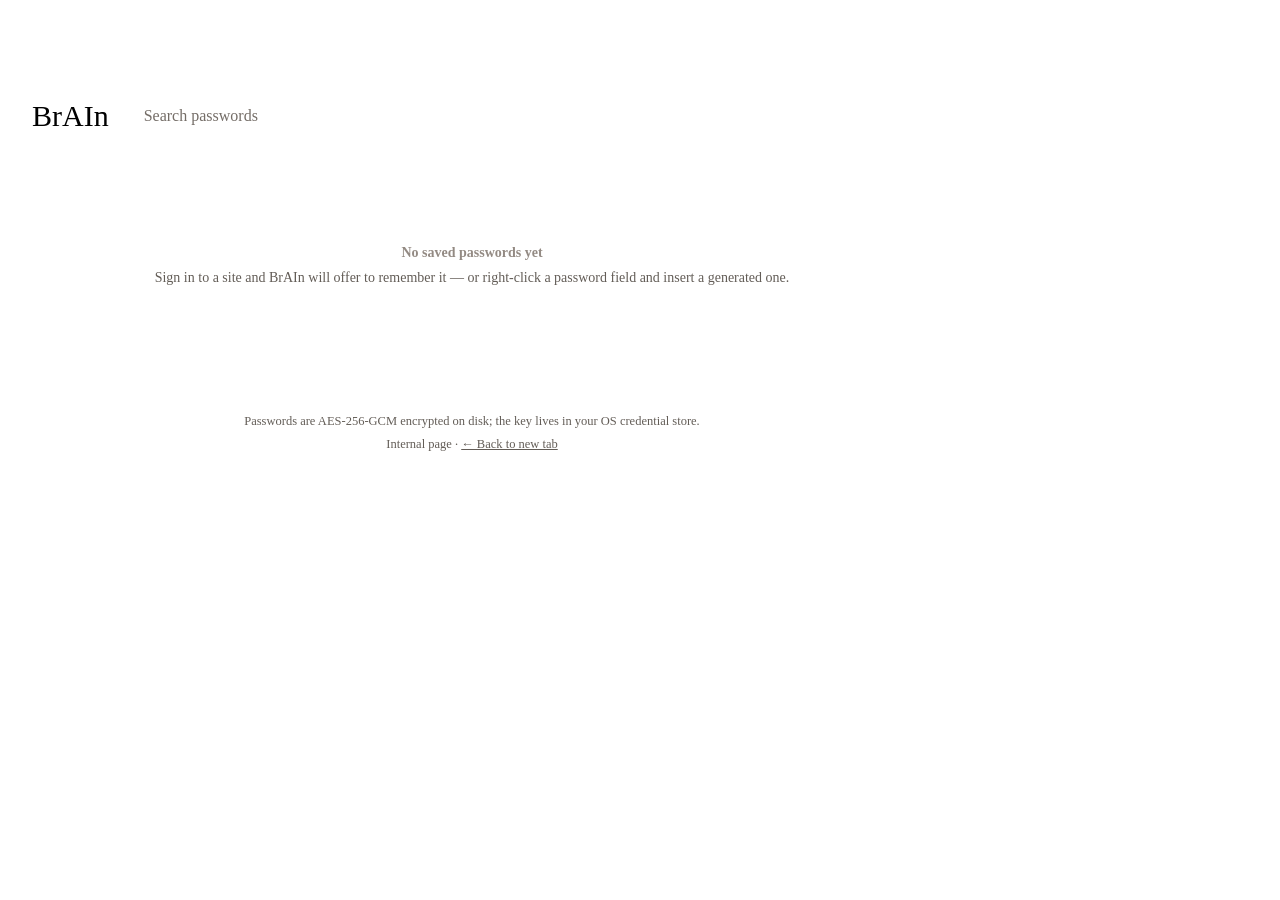
<file: BrAIn/Assets/passwords.html>
<!DOCTYPE html>
<html lang="en">
<head>
<meta charset="utf-8" />
<meta name="viewport" content="width=device-width, initial-scale=1" />
<title>Passwords — BrAIn</title>
<script>
  // Served via LoadRawString — flags itself so the host maps the tab to
  // about:passwords instead of the literal about:blank that location.href reports.
  window.__brainPw = 1;
  // Snapshot baked in by the host; live updates arrive as b:25 pushes that
  // chrome.js forwards to us via the 'brain-msg' document event.
  window.__brainPwData = __BRAIN_PW_JSON__;
</script>
<style>
/*@THEME*/
  body { padding: 84px 24px 90px; }
  .wrap { max-width: 880px; }
  .head { display: flex; align-items: center; gap: 16px; margin-bottom: 28px; }
  .logo { font-size: 30px; flex: none; }
  .cnt { flex: none; color: var(--dim); font-size: 12px; font-weight: 600; }
  #q {
    flex: 1; min-width: 0; height: 46px; padding: 0 18px; border-radius: 14px; outline: none;
    background: var(--glass); border: 1px solid rgba(255,255,255,.09);
    color: #f9f6f3; font: 14px var(--font); transition: border-color .15s, box-shadow .2s, background .15s;
  }
  #q:focus { background: var(--glass-hi); border-color: hsl(var(--h) 100% 74% / .55); box-shadow: 0 0 0 4px hsl(var(--h) 100% 74% / .13); }
  #q::placeholder { color: #746d67; }

  .row {
    display: flex; align-items: center; gap: 14px; padding: 12px 14px; border-radius: 14px;
    position: relative; transition: background .12s;
  }
  .row:hover { background: rgba(255,255,255,.055); }
  .ic {
    width: 32px; height: 32px; flex: none; border-radius: 10px; display: grid; place-items: center;
    font-size: 13px; font-weight: 700; color: #fff; position: relative; overflow: hidden;
    box-shadow: inset 0 1px 0 rgba(255,255,255,.18);
  }
  .ic svg { width: 16px; height: 16px; }
  .tt { color: #f9f6f3; font-size: 13.5px; font-weight: 600; max-width: 26%;
    overflow: hidden; text-overflow: ellipsis; white-space: nowrap; flex: none; }
  .uu { color: #90867e; font-size: 12.5px; flex: 1; min-width: 0;
    overflow: hidden; text-overflow: ellipsis; white-space: nowrap; }
  .pw { color: #b0a9a2; font: 12.5px var(--mono); flex: none; min-width: 120px; letter-spacing: 1px; }
  .pw.on { color: #f6f2ed; letter-spacing: 0; }
  .tm { color: var(--dim); font-size: 11.5px; flex: none; min-width: 62px; text-align: right; }

  .act { display: flex; gap: 4px; flex: none; opacity: 0; transition: opacity .12s; }
  .row:hover .act { opacity: 1; }
  .row.pd { opacity: .45; pointer-events: none; }
  .ab {
    width: 26px; height: 26px; border: 0; border-radius: 8px; display: grid; place-items: center;
    background: transparent; color: var(--dim); cursor: pointer; transition: background .12s, color .12s;
  }
  .ab:hover { background: rgba(255,255,255,.1); color: #e9e4df; }
  .ab svg { width: 14px; height: 14px; }
  .ab.del:hover { background: rgba(232,17,35,.18); color: #ffb4b9; }
  .ab.ok { color: #6fd8a8; }

  .empty { padding: 72px 0; text-align: center; color: #635d57; font-size: 14px; line-height: 1.8; }
  .empty b { color: #938a83; font-weight: 600; }
  .foot { margin-top: 48px; text-align: center; color: #635d57; font-size: 12.5px; line-height: 1.8; }
  .foot a { color: var(--mut); }
</style>
</head>
<body>
  <div class="wrap">
    <div class="head">
      <span class="logo">BrAIn</span>
      <input id="q" placeholder="Search passwords" autocomplete="off" spellcheck="false" />
      <span class="cnt" id="cnt"></span>
    </div>
    <div id="list"></div>
    <div class="foot">
      Passwords are AES-256-GCM encrypted on disk; the key lives in your OS credential store.<br>
      Internal page &middot; <a href="#" id="back">&larr; Back to new tab</a>
    </div>
  </div>
<script>
  var items = Array.isArray(window.__brainPwData) ? window.__brainPwData : [];
  var shown = {};      // id -> revealed password (arrives via b:27 after OS auth)
  var pending = {};    // id -> 'show' | 'copy' — what to do when b:27 lands
  var pendingDel = {}; // id -> true while the host-side auth prompt is up
  var pendingBtn = {}; // id -> the copy button to flash when b:27 lands

  function send(cmd) {
    try { window.external && window.external.sendMessage('brain:' + cmd); } catch (e) { }
  }
  function esc(s) {
    return String(s == null ? '' : s)
      .replace(/&/g, '&amp;').replace(/</g, '&lt;').replace(/>/g, '&gt;').replace(/"/g, '&quot;');
  }
  function hostOf(o) {
    try { return new URL(o).hostname.replace(/^www\./, ''); } catch (e) { return o; }
  }
  function hue(s) {
    var h = 0;
    for (var i = 0; i < s.length; i++) h = (h * 31 + s.charCodeAt(i)) | 0;
    return 'hsl(' + (((h % 360) + 360) % 360) + ' 60% 55%)';
  }
  function when(d) {
    if (!d) return '';
    var t = new Date(d * 1000), now = new Date();
    var day = function (x) { return new Date(x.getFullYear(), x.getMonth(), x.getDate()).getTime(); };
    var diff = Math.round((day(now) - day(t)) / 86400000);
    if (diff <= 0) return 'Today';
    if (diff === 1) return 'Yesterday';
    if (diff < 30) return diff + 'd ago';
    return t.toLocaleDateString(undefined, { month: 'short', day: 'numeric', year: 'numeric' });
  }
  function dots(p) {
    return '\u2022'.repeat(Math.min(Math.max(p.length, 8), 14));
  }

  var SVG = {
    eye: '<svg viewBox="0 0 24 24" fill="none" stroke="currentColor" stroke-width="1.8" stroke-linecap="round" stroke-linejoin="round"><path d="M2 12c2.7-4.6 6.2-7 10-7s7.3 2.4 10 7c-2.7 4.6-6.2 7-10 7S4.7 16.6 2 12z"/><circle cx="12" cy="12" r="3"/></svg>',
    eyeoff: '<svg viewBox="0 0 24 24" fill="none" stroke="currentColor" stroke-width="1.8" stroke-linecap="round" stroke-linejoin="round"><path d="M2 12c2.7-4.6 6.2-7 10-7s7.3 2.4 10 7c-2.7 4.6-6.2 7-10 7S4.7 16.6 2 12z"/><circle cx="12" cy="12" r="3"/><line x1="4.5" y1="4" x2="19.5" y2="20"/></svg>',
    copy: '<svg viewBox="0 0 24 24" fill="none" stroke="currentColor" stroke-width="1.8" stroke-linecap="round" stroke-linejoin="round"><rect x="9" y="9" width="12" height="12" rx="2.5"/><path d="M5 15V5a2 2 0 0 1 2-2h10"/></svg>',
    chk: '<svg viewBox="0 0 24 24" fill="none" stroke="currentColor" stroke-width="2.2" stroke-linecap="round" stroke-linejoin="round"><path d="M4 12.5l5 5L20 6.5"/></svg>',
    x: '<svg viewBox="0 0 24 24" fill="none" stroke="currentColor" stroke-width="2" stroke-linecap="round"><path d="M6 6l12 12M18 6L6 18"/></svg>',
    key: '<svg viewBox="0 0 24 24" fill="none" stroke="currentColor" stroke-width="1.7" stroke-linecap="round" stroke-linejoin="round"><circle cx="8" cy="15" r="4.5"/><path d="M11.5 11.5L20 3M15 8l3 3M18 5l3 3"/></svg>'
  };

  function render() {
    var box = document.getElementById('list');
    var q = document.getElementById('q').value.trim().toLowerCase();
    var html = '', n = 0;
    for (var i = 0; i < items.length; i++) {
      var it = items[i];
      var host = hostOf(it.o);
      if (q && host.toLowerCase().indexOf(q) < 0 && (it.u || '').toLowerCase().indexOf(q) < 0) continue;
      n++;
      var on = shown[it.id];
      html += '<div class="row' + (pendingDel[it.id] ? ' pd' : '') + '" data-id="' + esc(it.id) + '">' +
        '<span class="ic" style="background:' + hue(host) + '">' + SVG.key + '</span>' +
        '<span class="tt">' + esc(host) + '</span>' +
        '<span class="uu">' + esc(it.u || '(no username)') + '</span>' +
        '<span class="pw' + (on ? ' on' : '') + '">' + esc(on ? shown[it.id] : dots('........')) + '</span>' +
        '<span class="tm">' + esc(when(it.m || it.c)) + '</span>' +
        '<span class="act">' +
          '<button class="ab eye" title="' + (on ? 'Hide' : 'Show') + ' password">' + (on ? SVG.eyeoff : SVG.eye) + '</button>' +
          '<button class="ab cpy" title="Copy password">' + SVG.copy + '</button>' +
          '<button class="ab del" title="Delete">' + SVG.x + '</button>' +
        '</span></div>';
    }
    box.innerHTML = html ||
      '<div class="empty"><b>No saved passwords yet</b><br>Sign in to a site and BrAIn will offer to remember it &mdash; or right-click a password field and insert a generated one.</div>';
    document.getElementById('cnt').textContent = items.length ? items.length + ' saved' : '';
  }

  function copyText(t, btn) {
    var ta = document.createElement('textarea');
    ta.value = t; ta.style.position = 'fixed'; ta.style.opacity = '0';
    document.body.appendChild(ta); ta.select();
    try { document.execCommand('copy'); } catch (e) { }
    ta.remove();
    if (btn) {
      btn.classList.add('ok'); btn.innerHTML = SVG.chk;
      setTimeout(function () { btn.classList.remove('ok'); btn.innerHTML = SVG.copy; }, 900);
    }
  }

  document.getElementById('list').addEventListener('click', function (e) {
    var row = e.target.closest && e.target.closest('.row');
    if (!row) return;
    var id = row.getAttribute('data-id');
    var it = null;
    for (var i = 0; i < items.length; i++) if (items[i].id === id) it = items[i];
    if (!it) return;
    var btn = e.target.closest('.ab');
    if (!btn) { send('newtab:' + it.o); return; }
    // Reveal/copy/delete all go through host-side OS auth. b:27 carries the
    // password for show/copy; a successful delete ends in a fresh b:25.
    if (btn.classList.contains('eye')) {
      if (shown[id]) { delete shown[id]; render(); }
      else { pending[id] = 'show'; send('pwreveal:' + id); }
    } else if (btn.classList.contains('cpy')) {
      if (shown[id]) copyText(shown[id], btn);
      else { pending[id] = 'copy'; pendingBtn[id] = btn; send('pwreveal:' + id); }
    } else if (btn.classList.contains('del')) {
      pendingDel[id] = true; render();
      send('pwdel:' + id); // host pushes b:25 with the authoritative list
    }
  });

  document.getElementById('q').addEventListener('input', render);
  document.getElementById('back').addEventListener('click', function (e) {
    e.preventDefault(); send('navigate:about:newtab');
  });

  // chrome.js relays every host push as a 'brain-msg' event — b:25 is our
  // list, b:27 is the authenticated reveal/copy answer (or deny).
  document.addEventListener('brain-msg', function (e) {
    var j = e.detail;
    if (j && j.b === 25 && Array.isArray(j.items)) {
      items = j.items; pendingDel = {}; render();
    } else if (j && j.b === 27) {
      var act = pending[j.id];
      delete pending[j.id];
      if (j.deny) { pendingBtn[j.id] = null; return; }
      if (act === 'copy') { copyText(j.p || '', pendingBtn[j.id]); pendingBtn[j.id] = null; }
      else { shown[j.id] = j.p; render(); }
    }
  });

  render();
  send('pwget'); // pull the authoritative list on load
</script>
</body>
</html>
</file>
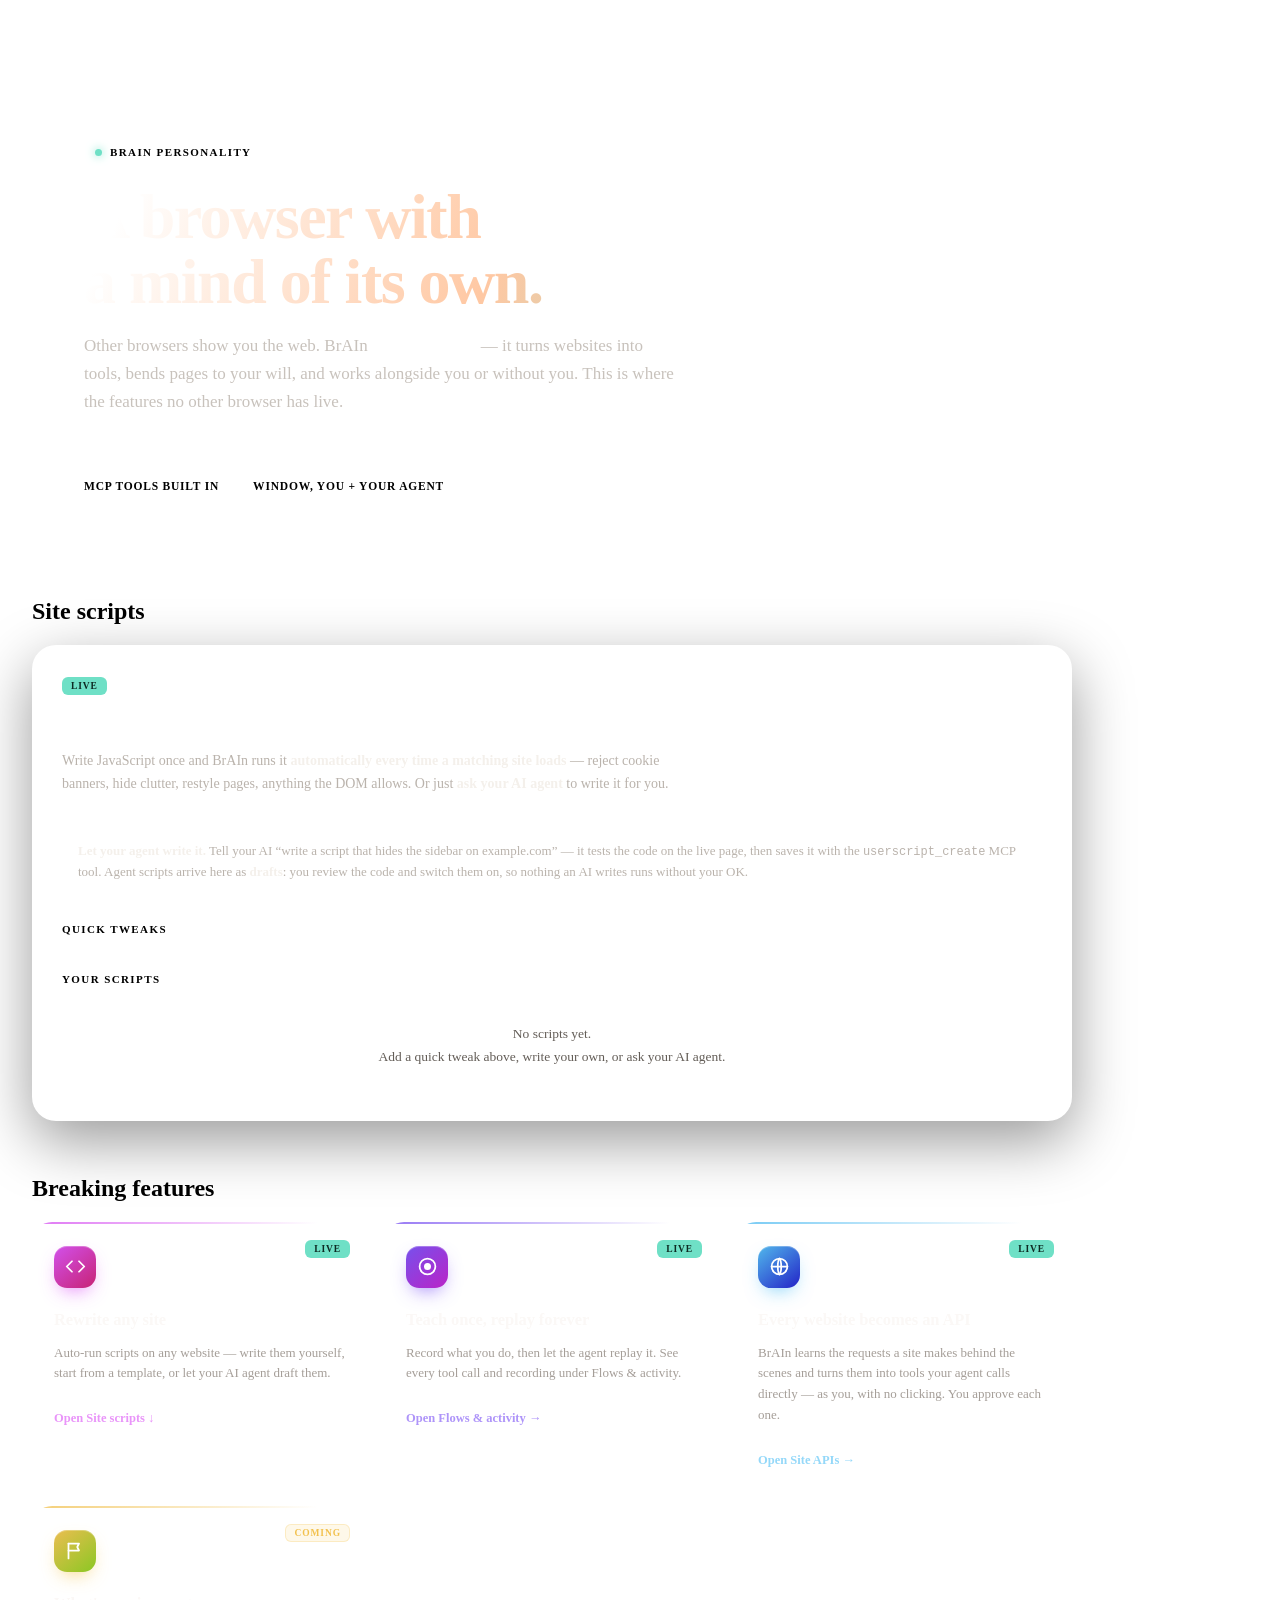
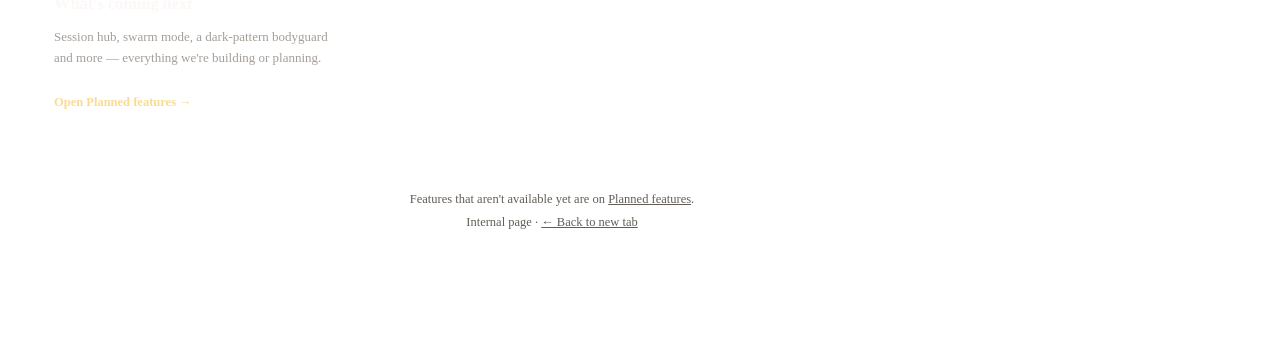
<file: BrAIn/Assets/personality.html>
<!DOCTYPE html>
<html lang="en">
<head>
<meta charset="utf-8" />
<meta name="viewport" content="width=device-width, initial-scale=1" />
<title>Personality — BrAIn</title>
<script>
  // Served via LoadRawString — flags itself so the host maps the tab to
  // about:personality instead of the literal about:blank that location.href reports.
  window.__brainPersonality = 1;
  window.__brainPersonalityData = __BRAIN_PERSONALITY_JSON__;
</script>
<style>
/*@THEME*/
  body { padding: 76px 24px 96px; }
  .wrap { max-width: 1040px; }

  /* ---- hero ---- */
  .hero {
    position: relative; overflow: hidden; border-radius: 28px; padding: 56px 52px 50px;
    border: 1px solid hsl(var(--h) 100% 78% / .22);
    background:
      radial-gradient(620px 340px at 88% -20%, hsl(calc(var(--h) - 72) 70% 55% / .45), transparent 70%),
      radial-gradient(560px 360px at 0% 120%, hsl(var(--h) 85% 58% / .42), transparent 70%),
      linear-gradient(180deg, rgba(255,255,255,.06), rgba(255,255,255,.02));
    box-shadow: 0 30px 80px -20px hsl(var(--h) 90% 55% / .35), inset 0 1px 0 rgba(255,255,255,.1);
  }
  .eyebrow {
    display: inline-flex; align-items: center; gap: 8px; padding: 5px 13px 5px 10px; border-radius: 99px;
    font-size: 11px; font-weight: 700; letter-spacing: 1.4px; text-transform: uppercase;
    color: hsl(var(--h) 100% 88%); background: rgba(255,255,255,.08); border: 1px solid rgba(255,255,255,.12);
  }
  .eyebrow i { width: 7px; height: 7px; border-radius: 50%; background: #6fe0c6; box-shadow: 0 0 10px #6fe0c6; }
  h1 {
    margin: 20px 0 14px; font-size: 64px; line-height: 1.02; font-weight: 800; letter-spacing: -1.5px;
    background: linear-gradient(115deg, #ffffff 5%, #ffc8a3 45%, #6fe0c6 100%);
    -webkit-background-clip: text; background-clip: text; color: transparent;
  }
  .lede { max-width: 600px; font-size: 17px; line-height: 1.65; color: #c8c2bc; }
  .lede b { color: #fff; font-weight: 600; }
  .stats { display: flex; gap: 34px; margin-top: 30px; flex-wrap: wrap; }
  .stat b { display: block; font-size: 26px; font-weight: 800; color: #fff; letter-spacing: -.5px; }
  .stat span { font-size: 11.5px; font-weight: 600; letter-spacing: .8px; text-transform: uppercase; color: var(--dim); }

  /* ---- section heads ---- */
  .sec { margin: 54px 0 20px; }

  /* ---- grid ---- */
  .grid { display: grid; grid-template-columns: repeat(3, 1fr); gap: 16px; }
  .fc {
    position: relative; padding: 24px 22px 22px; border-radius: 20px; overflow: hidden;
    background: linear-gradient(180deg, rgba(255,255,255,.055), rgba(255,255,255,.025));
    border: 1px solid var(--line); box-shadow: inset 0 1px 0 rgba(255,255,255,.05);
    transition: transform .18s cubic-bezier(.16,1,.3,1), border-color .18s, box-shadow .18s;
  }
  .fc::before {
    content: ""; position: absolute; inset: 0 0 auto 0; height: 2px; opacity: .85;
    background: linear-gradient(90deg, hsl(var(--c) 85% 66%), transparent 85%);
  }
  .fc:hover { transform: translateY(-3px); border-color: hsl(var(--c) 85% 70% / .45);
    box-shadow: 0 18px 44px -14px hsl(var(--c) 85% 55% / .45), inset 0 1px 0 rgba(255,255,255,.07); }
  .fc.live { cursor: pointer; }
  .ico {
    width: 42px; height: 42px; border-radius: 13px; display: grid; place-items: center; margin-bottom: 16px;
    color: #fff; background: linear-gradient(140deg, hsl(var(--c) 80% 62%), hsl(calc(var(--c) + 40) 70% 46%));
    box-shadow: inset 0 1px 0 rgba(255,255,255,.28), 0 8px 20px -8px hsl(var(--c) 90% 55% / .7);
  }
  .ico svg { width: 21px; height: 21px; }
  .fc h4 { font-size: 16.5px; font-weight: 700; color: #fbf8f6; letter-spacing: -.1px; margin-bottom: 7px; }
  .fc p { font-size: 13px; line-height: 1.6; color: #a59e98; }
  .tag {
    position: absolute; top: 18px; right: 18px; font-size: 9.5px; font-weight: 700; letter-spacing: .9px; text-transform: uppercase;
    padding: 3px 8px; border-radius: 6px; color: #c4beb8; background: rgba(255,255,255,.07); border: 1px solid rgba(255,255,255,.08);
  }
  .tag.on { color: #0d2a22; background: #6fe0c6; border-color: transparent; }
  .tag.soon { color: #f2c14e; background: rgba(242,193,78,.12); border-color: rgba(242,193,78,.25); }
  .go { margin-top: 14px; display: inline-flex; align-items: center; gap: 6px; font-size: 12.5px; font-weight: 650; color: hsl(var(--c) 90% 78%); }


  /* ---- site scripts ---- */
  .ss { border-radius: 24px; padding: 30px 30px 26px; position: relative; overflow: hidden;
    border: 1px solid hsl(var(--h) 100% 78% / .2);
    background: radial-gradient(520px 260px at 100% 0%, hsl(calc(var(--h) - 72) 70% 50% / .16), transparent 70%),
      linear-gradient(180deg, rgba(255,255,255,.06), rgba(255,255,255,.025));
    box-shadow: 0 20px 60px rgba(0,0,0,.4), inset 0 1px 0 rgba(255,255,255,.07); }
  .ss-head { display: flex; align-items: flex-start; gap: 20px; flex-wrap: wrap; }
  .ss-head .t { flex: 1; min-width: 260px; }
  .ss-head h3 { font-size: 26px; font-weight: 750; letter-spacing: -.4px; color: #fff; margin: 12px 0 8px; }
  .ss-head p { color: #bab3ac; line-height: 1.65; font-size: 14px; max-width: 640px; }
  .ss-head p b { color: #f4f0eb; font-weight: 600; }
  .pbtn { padding: 11px 20px; border-radius: 12px; border: 0; cursor: pointer; color: #fff; font: 650 13.5px var(--font);
    background: linear-gradient(120deg, hsl(var(--h) 80% 64%), hsl(calc(var(--h) - 40) 70% 56%));
    box-shadow: 0 8px 22px -6px hsl(var(--h) 90% 60% / .6), inset 0 1px 0 rgba(255,255,255,.22); transition: filter .15s, transform .1s; }
  .pbtn:hover { filter: brightness(1.1); } .pbtn:active { transform: scale(.97); }
  .gbtn { padding: 8px 14px; border-radius: 10px; cursor: pointer; color: #e1dbd6; font: 600 12.5px var(--font);
    background: rgba(255,255,255,.06); border: 1px solid rgba(255,255,255,.1); transition: background .12s, color .12s; }
  .gbtn:hover { background: rgba(255,255,255,.12); color: #fff; }
  .gbtn[disabled] { opacity: .5; pointer-events: none; }
  .sub2 { margin: 26px 0 12px; font-size: 11px; font-weight: 700; letter-spacing: 1.4px; text-transform: uppercase; color: var(--dim); }

  .agent { margin-top: 18px; padding: 14px 16px; border-radius: 14px; font-size: 13px; line-height: 1.6; color: #bab3ac;
    background: hsl(var(--h) 80% 60% / .1); border: 1px dashed hsl(var(--h) 100% 78% / .3); }
  .agent b { color: #f4f0eb; } .agent code { font-size: 12px; }

  .tpls { display: grid; grid-template-columns: repeat(auto-fill, minmax(236px, 1fr)); gap: 12px; }
  .tp { display: flex; flex-direction: column; gap: 6px; padding: 14px 15px; border-radius: 15px;
    background: rgba(255,255,255,.04); border: 1px solid var(--line); transition: border-color .15s, background .15s; }
  .tp:hover { background: rgba(255,255,255,.065); border-color: hsl(var(--h) 100% 78% / .3); }
  .tp .r1 { display: flex; align-items: center; gap: 10px; }
  .tp .ti { width: 30px; height: 30px; border-radius: 9px; display: grid; place-items: center; flex: none; color: #fff;
    background: linear-gradient(140deg, hsl(var(--h) 80% 62%), hsl(calc(var(--h) - 50) 70% 48%)); box-shadow: inset 0 1px 0 rgba(255,255,255,.25); }
  .tp .ti svg { width: 16px; height: 16px; }
  .tp h5 { font-size: 13.5px; font-weight: 650; color: #fbf7f4; }
  .tp p { font-size: 12px; line-height: 1.55; color: #9d958e; flex: 1; }
  .tp .ft { display: flex; align-items: center; justify-content: space-between; margin-top: 4px; }
  .tp .ft span { font-size: 11px; color: var(--dim); }

  .banner { display: none; margin-top: 20px; padding: 13px 16px; border-radius: 14px; align-items: center; gap: 12px; font-size: 13px;
    color: #f2d58a; background: rgba(242,193,78,.1); border: 1px solid rgba(242,193,78,.28); }
  .banner.on { display: flex; } .banner b { color: #ffe9ac; } .banner span { flex: 1; }

  .list { display: flex; flex-direction: column; gap: 8px; }
  .sr { display: flex; align-items: center; gap: 14px; padding: 12px 14px; border-radius: 15px;
    background: rgba(255,255,255,.04); border: 1px solid var(--line); }
  .sr.draft { border-color: rgba(242,193,78,.35); background: rgba(242,193,78,.05); }
  .sr .nm { min-width: 0; flex: 1; }
  .sr .nm b { display: block; font-size: 14px; font-weight: 650; color: #fbf8f6; overflow: hidden; text-overflow: ellipsis; white-space: nowrap; }
  .sr .chips { display: flex; gap: 6px; flex-wrap: wrap; margin-top: 5px; }
  .chip { font: 11px var(--mono); padding: 2px 8px; border-radius: 6px; color: #bfb8b2; background: rgba(255,255,255,.06); border: 1px solid rgba(255,255,255,.07); }
  .src { font-size: 10px; font-weight: 700; letter-spacing: .7px; text-transform: uppercase; padding: 3px 8px; border-radius: 6px; flex: none;
    color: #c4beb8; background: rgba(255,255,255,.07); }
  .src.ai { color: #0b2420; background: #6fe0c6; } .src.dr { color: #f2c14e; background: rgba(242,193,78,.14); }
  .sw { width: 38px; height: 22px; border-radius: 99px; flex: none; position: relative; cursor: pointer; border: 0;
    background: rgba(255,255,255,.14); transition: background .15s; }
  .sw::after { content: ""; position: absolute; top: 3px; left: 3px; width: 16px; height: 16px; border-radius: 50%; background: #fff;
    transition: transform .18s cubic-bezier(.16,1,.3,1); box-shadow: 0 2px 6px rgba(0,0,0,.4); }
  .sw.on { background: linear-gradient(120deg, hsl(var(--h) 80% 64%), hsl(calc(var(--h) - 40) 70% 56%)); }
  .sw.on::after { transform: translateX(16px); }
  .ib { width: 30px; height: 30px; border: 0; border-radius: 9px; background: transparent; color: var(--dim); cursor: pointer; display: grid; place-items: center; flex: none; transition: background .12s, color .12s; }
  .ib:hover { background: rgba(255,255,255,.1); color: #efeae6; } .ib.del:hover { background: rgba(232,17,35,.18); color: #ffb4b9; }
  .ib svg { width: 15px; height: 15px; }
  .none { padding: 26px 10px; text-align: center; color: #635d57; font-size: 13.5px; line-height: 1.7; }

  .chip.pz { color: #f2c14e; background: rgba(242,193,78,.1); border-color: rgba(242,193,78,.25); cursor: pointer; }
  .chip.pz:hover { background: rgba(242,193,78,.2); }
  .meta { margin-top: 6px; font-size: 11.5px; color: var(--dim); }
  .er { margin-top: 7px; padding: 8px 10px; border-radius: 10px; font: 11.5px/1.5 var(--mono); color: #ffb4b9; cursor: pointer;
    background: rgba(255,90,110,.09); border: 1px solid rgba(255,90,110,.25); white-space: pre-wrap; word-break: break-word; }
  .er .ehd { font: 700 10px var(--font); letter-spacing: .8px; text-transform: uppercase; color: #ff8a94; display: flex; gap: 10px; align-items: center; margin-bottom: 3px; }
  .er .ehd a { margin-left: auto; font-weight: 600; letter-spacing: 0; text-transform: none; }
  .er.c .more { display: none; }
  .toast { position: fixed; left: 50%; bottom: 28px; transform: translate(-50%, 20px); opacity: 0; pointer-events: none; z-index: 60;
    max-width: min(560px, 92vw); padding: 12px 18px; border-radius: 14px; font-size: 13px; line-height: 1.5;
    background: rgba(31,28,25,.98); border: 1px solid rgba(255,255,255,.14); color: #f4f0eb; box-shadow: 0 18px 50px rgba(0,0,0,.6);
    transition: opacity .2s, transform .25s cubic-bezier(.16,1,.3,1); }
  .toast.on { opacity: 1; transform: translate(-50%, 0); }
  .toast.ok { border-color: rgba(111,224,198,.45); } .toast.bad { border-color: rgba(255,138,148,.5); color: #ffc4c9; }
  .modal { position: fixed; inset: 0; z-index: 50; display: none; place-items: center; padding: 20px; background: rgba(8,7,6,.66); }
  .modal.on { display: grid; }
  .mbox { width: min(760px, 100%); max-height: calc(100vh - 40px); overflow: auto; border-radius: 22px; padding: 26px;
    background: linear-gradient(180deg, rgba(38,34,30,.99), rgba(25,22,19,.99)); border: 1px solid hsl(var(--h) 100% 78% / .25);
    box-shadow: 0 34px 90px rgba(0,0,0,.65); }
  .mbox h4 { font-size: 20px; font-weight: 750; color: #fff; margin-bottom: 16px; }
  .fl { display: block; font-size: 11px; font-weight: 700; letter-spacing: 1px; text-transform: uppercase; color: var(--dim); margin: 14px 0 6px; }
  .in { width: 100%; padding: 11px 14px; border-radius: 12px; outline: none; color: #f9f6f3; font: 14px var(--font);
    background: var(--glass); border: 1px solid rgba(255,255,255,.1); transition: border-color .15s, box-shadow .15s; }
  .in:focus { border-color: hsl(var(--h) 100% 74% / .55); box-shadow: 0 0 0 4px hsl(var(--h) 100% 74% / .13); }
  textarea.in { resize: vertical; font: 12.5px/1.6 var(--mono); min-height: 74px; }
  textarea.code { min-height: 260px; white-space: pre; overflow: auto; tab-size: 2; }
  .hint { font-size: 12px; color: #827b74; margin-top: 6px; line-height: 1.55; }
  .mact { display: flex; align-items: center; gap: 10px; margin-top: 20px; }
  .mact .err { flex: 1; color: #ff9aa3; font-size: 12.5px; }
  .warn { margin-top: 14px; padding: 11px 14px; border-radius: 12px; font-size: 12.5px; line-height: 1.55; color: #f2d58a;
    background: rgba(242,193,78,.1); border: 1px solid rgba(242,193,78,.28); display: none; }
  .warn.on { display: block; }

  .foot { margin-top: 56px; text-align: center; color: #635d57; font-size: 12.5px; line-height: 1.8; }
  .foot a { color: var(--mut); }

  @media (max-width: 860px) {
    .grid { grid-template-columns: repeat(2, 1fr); } h1 { font-size: 48px; } .hero { padding: 40px 28px; }
  }
  @media (max-width: 560px) { .grid { grid-template-columns: 1fr; } }
</style>
</head>
<body>
  <div class="wrap">

    <section class="hero">
      <span class="eyebrow"><i></i>BrAIn Personality</span>
      <h1>A browser with<br>a mind of its own.</h1>
      <p class="lede">Other browsers show you the web. BrAIn <b>understands it</b> — it turns websites into tools, bends pages to your will, and works alongside you or without you. This is where the features no other browser has live.</p>
      <div class="stats">
        <div class="stat"><b>35+</b><span>MCP tools built in</span></div>
        <div class="stat"><b>1</b><span>window, you + your agent</span></div>
      </div>
    </section>


    <div class="sec" id="scripts"><h2>Site scripts</h2></div>
    <section class="ss">
      <div class="ss-head">
        <div class="t">
          <span class="tag on" style="position:static">Live</span>
          <h3>Scripts that run themselves.</h3>
          <p>Write JavaScript once and BrAIn runs it <b>automatically every time a matching site loads</b> &mdash; reject cookie banners, hide clutter, restyle pages, anything the DOM allows. Or just <b>ask your AI agent</b> to write it for you.</p>
        </div>
        <button class="pbtn" id="new">&#65291; New script</button>
      </div>

      <div class="agent"><b>Let your agent write it.</b> Tell your AI &ldquo;write a script that hides the sidebar on example.com&rdquo; &mdash; it tests the code on the live page, then saves it with the <code>userscript_create</code> MCP tool. Agent scripts arrive here as <b>drafts</b>: you review the code and switch them on, so nothing an AI writes runs without your OK.</div>

      <div class="banner" id="banner"><span id="bantx"></span><button class="gbtn" id="banbtn">Review</button></div>

      <div class="sub2">Quick tweaks</div>
      <div class="tpls" id="tpls"></div>

      <div class="sub2">Your scripts</div>
      <div class="list" id="list"></div>
    </section>

    <div class="toast" id="toast"></div>
    <div class="modal" id="modal">
      <div class="mbox">
        <h4 id="mtitle">New script</h4>
        <div class="warn" id="mwarn"></div>
        <label class="fl" for="f-name">Name</label>
        <input class="in" id="f-name" placeholder="e.g. Hide the sidebar" maxlength="80" autocomplete="off" spellcheck="false" />
        <label class="fl" for="f-match">Runs on</label>
        <textarea class="in" id="f-match" rows="3" placeholder="example.com&#10;*.news.com/articles/*&#10;*" spellcheck="false"></textarea>
        <div class="hint">One pattern per line. <code>example.com</code> covers its subdomains, <code>*</code> means every site.</div>
        <label class="fl" for="f-js">JavaScript</label>
        <textarea class="in code" id="f-js" spellcheck="false" placeholder="// runs in the page once the DOM is ready&#10;document.querySelector('.sidebar')?.remove();"></textarea>
        <div class="hint">Full DOM access. Runs once per page load; use <code>return</code> to stop early or a <code>MutationObserver</code> for things that appear later. Reload a tab after saving to see it take effect.</div>
        <div class="mact"><span class="err" id="merr"></span>
          <button class="gbtn" id="mtest" title="Run this code on an open tab that matches the sites above">Test on open tab</button>
          <button class="gbtn" id="mcancel">Cancel</button>
          <button class="pbtn" id="msave">Save</button></div>
      </div>
    </div>

    <div class="sec"><h2>Breaking features</h2></div>
    <section class="grid">

      <article class="fc live" style="--c:290" id="c-scripts">
        <span class="tag on">Live</span>
        <div class="ico"><svg viewBox="0 0 24 24" fill="none" stroke="currentColor" stroke-width="2" stroke-linecap="round" stroke-linejoin="round"><path d="M16 18l6-6-6-6"/><path d="M8 6l-6 6 6 6"/></svg></div>
        <h4>Rewrite any site</h4>
        <p>Auto-run scripts on any website &mdash; write them yourself, start from a template, or let your AI agent draft them.</p>
        <span class="go">Open Site scripts &darr;</span>
      </article>

      <article class="fc live" style="--c:255" id="c-flows">
        <span class="tag on">Live</span>
        <div class="ico"><svg viewBox="0 0 24 24" fill="none" stroke="currentColor" stroke-width="2" stroke-linecap="round" stroke-linejoin="round"><circle cx="12" cy="12" r="9"/><circle cx="12" cy="12" r="3" fill="currentColor"/></svg></div>
        <h4>Teach once, replay forever</h4>
        <p>Record what you do, then let the agent replay it. See every tool call and recording under Flows &amp; activity.</p>
        <span class="go">Open Flows &amp; activity &rarr;</span>
      </article>

      <article class="fc live" style="--c:200" id="c-apis">
        <span class="tag on">Live</span>
        <div class="ico"><svg viewBox="0 0 24 24" fill="none" stroke="currentColor" stroke-width="2" stroke-linecap="round" stroke-linejoin="round"><circle cx="12" cy="12" r="9"/><path d="M3 12h18"/><path d="M12 3c2.6 2.7 2.6 15.3 0 18"/><path d="M12 3c-2.6 2.7-2.6 15.3 0 18"/></svg></div>
        <h4>Every website becomes an API</h4>
        <p>BrAIn learns the requests a site makes behind the scenes and turns them into tools your agent calls directly &mdash; as you, with no clicking. You approve each one.</p>
        <span class="go">Open Site APIs &rarr;</span>
      </article>

      <article class="fc live" style="--c:42" id="c-roadmap">
        <span class="tag soon">Coming</span>
        <div class="ico"><svg viewBox="0 0 24 24" fill="none" stroke="currentColor" stroke-width="2" stroke-linecap="round" stroke-linejoin="round"><path d="M4 21V4"/><path d="M4 4h12l-2 4 2 4H4"/></svg></div>
        <h4>What's coming next</h4>
        <p>Session hub, swarm mode, a dark-pattern bodyguard and more &mdash; everything we're building or planning.</p>
        <span class="go">Open Planned features &rarr;</span>
      </article>

    </section>

    <div class="foot">
      Features that aren't available yet are on <a href="#" id="roadmap">Planned features</a>.<br>
      Internal page &middot; <a href="#" id="back">&larr; Back to new tab</a>
    </div>
  </div>
<script>
  function send(cmd) {
    try { window.external && window.external.sendMessage('brain:' + cmd); } catch (e) { }
  }
  document.getElementById('back').addEventListener('click', function (e) {
    e.preventDefault(); send('navigate:about:newtab');
  });

  var DATA = window.__brainPersonalityData || { items: [], templates: [] };
  var items = DATA.items || [], templates = DATA.templates || [], editing = null;
  function $(id) { return document.getElementById(id); }
  function esc(x) { return String(x == null ? '' : x).replace(/&/g, '&amp;').replace(/</g, '&lt;').replace(/>/g, '&gt;').replace(/"/g, '&quot;'); }
  var IC = {
    shield: '<path d="M12 3l8 3v6c0 4.5-3.2 8-8 9-4.8-1-8-4.5-8-9V6z"/><path d="M9 12l2 2 4-4"/>',
    mail: '<rect x="3" y="5" width="18" height="14" rx="2"/><path d="M3 7l9 6 9-6"/>',
    pin: '<path d="M12 17v5"/><path d="M8 3h8l-1 7 3 3H6l3-3z"/>',
    pause: '<rect x="6" y="5" width="4" height="14" rx="1"/><rect x="14" y="5" width="4" height="14" rx="1"/>',
    unlock: '<rect x="4" y="11" width="16" height="10" rx="2"/><path d="M8 11V7a4 4 0 017.5-2"/>',
    moon: '<path d="M21 13A9 9 0 1111 3a7 7 0 0010 10z"/>',
    play: '<rect x="3" y="5" width="18" height="14" rx="3"/><path d="M10 9l5 3-5 3z"/>',
    captions: '<rect x="3" y="5" width="18" height="14" rx="2"/><path d="M7 10h10M7 14h4M13 14h4"/>'
  };
  function ico(k) { return '<svg viewBox="0 0 24 24" fill="none" stroke="currentColor" stroke-width="2" stroke-linecap="round" stroke-linejoin="round">' + (IC[k] || IC.shield) + '</svg>'; }

  function drawTpls() {
    var have = {};
    items.forEach(function (s) { if (s.template) have[s.template] = 1; });
    $('tpls').innerHTML = templates.map(function (t) {
      return '<div class="tp"><div class="r1"><span class="ti">' + ico(t.icon) + '</span><h5>' + esc(t.name) + '</h5></div>' +
        '<p>' + esc(t.description) + '</p><div class="ft"><span>' + esc(t.matches.join(', ') === '*' ? 'All sites' : t.matches.join(', ')) + '</span>' +
        (have[t.id] ? '<button class="gbtn" disabled>Added</button>' : '<button class="gbtn" data-add="' + esc(t.id) + '">Add</button>') + '</div></div>';
    }).join('');
  }
  function drawList() {
    var el = $('list');
    if (!items.length) { el.innerHTML = '<div class="none">No scripts yet.<br>Add a quick tweak above, write your own, or ask your AI agent.</div>'; }
    else el.innerHTML = items.map(function (s) {
      var draft = s.pending;
      var src = draft ? '<span class="src dr">Draft</span>' : s.source === 'agent' ? '<span class="src ai">AI</span>' : s.source === 'template' ? '<span class="src">Template</span>' : '<span class="src">You</span>';
      var errs = s.errors || [];
      var ago = s.lastRun ? Math.max(1, Math.round((Date.now() - s.lastRun) / 60000)) : 0;
      var meta = s.runs ? 'Ran ' + s.runs + '× this session' + (ago ? ' · last ' + (ago < 2 ? 'just now' : ago + ' min ago') : '') : (draft ? '' : s.enabled ? 'Hasn’t run yet — open a matching site' : '');
      return '<div class="sr' + (draft ? ' draft' : '') + '" data-id="' + esc(s.id) + '" style="flex-wrap:wrap">' +
        (draft ? '' : '<button class="sw' + (s.enabled ? ' on' : '') + '" data-tg="' + esc(s.id) + '" title="' + (s.enabled ? 'Turn off' : 'Turn on') + '"></button>') +
        '<div class="nm"><b>' + esc(s.name) + '</b><div class="chips">' +
        s.matches.slice(0, 4).map(function (m) { return '<span class="chip">' + esc(m === '*' ? 'all sites' : m) + '</span>'; }).join('') +
        (s.matches.length > 4 ? '<span class="chip">+' + (s.matches.length - 4) + '</span>' : '') +
        (s.exclude || []).map(function (h) { return '<span class="chip pz" data-rs="' + esc(s.id) + '|' + esc(h) + '" title="Paused on this site — click to resume">⏸ ' + esc(h) + ' ✕</span>'; }).join('') +
        '</div>' + (meta ? '<div class="meta">' + esc(meta) + '</div>' : '') + '</div>' + src +
        (draft ? '<button class="pbtn" data-ed="' + esc(s.id) + '" style="padding:8px 14px;font-size:12.5px">Review</button>'
               : '<button class="ib" data-run="' + esc(s.id) + '" title="Run now on an open matching tab"><svg viewBox="0 0 24 24" fill="currentColor"><path d="M8 5v14l11-7z"/></svg></button>' +
                 '<button class="ib" data-ed="' + esc(s.id) + '" title="Edit"><svg viewBox="0 0 24 24" fill="none" stroke="currentColor" stroke-width="2" stroke-linecap="round" stroke-linejoin="round"><path d="M12 20h9"/><path d="M16.5 3.5a2.1 2.1 0 013 3L7 19l-4 1 1-4z"/></svg></button>') +
        '<button class="ib del" data-dl="' + esc(s.id) + '" title="Delete"><svg viewBox="0 0 24 24" fill="none" stroke="currentColor" stroke-width="2" stroke-linecap="round" stroke-linejoin="round"><path d="M4 7h16M10 11v6M14 11v6M6 7l1 13h10l1-13M9 7V4h6v3"/></svg></button>' +
        (errs.length ? '<div class="er c" data-er="' + esc(s.id) + '" style="flex-basis:100%"><div class="ehd">⚠ ' + errs.length + ' error' + (errs.length === 1 ? '' : 's') +
          '<a href="#" data-fix="' + esc(s.id) + '">Copy fix prompt</a><a href="#" data-clr="' + esc(s.id) + '" style="margin-left:0">Clear</a></div>' +
          esc(errs[errs.length - 1].m.split('\n')[0]) + (errs[errs.length - 1].h ? '  (' + esc(errs[errs.length - 1].h) + ')' : '') +
          '<span class="more">' + '</span></div>' : '') +
        '</div>';
    }).join('');
    var n = items.filter(function (s) { return s.pending; }).length;
    $('banner').classList.toggle('on', n > 0);
    $('bantx').innerHTML = '<b>' + n + ' script' + (n === 1 ? '' : 's') + '</b> drafted by your AI agent ' + (n === 1 ? 'is' : 'are') + ' waiting for your review. Nothing runs until you approve.';
  }
  function draw() { drawTpls(); drawList(); }

  function openEditor(s) {
    editing = s || null;
    var draft = s && s.pending;
    $('mtitle').textContent = !s ? 'New script' : draft ? 'Review AI draft' : 'Edit script';
    $('f-name').value = s ? s.name : '';
    $('f-match').value = s ? s.matches.join('\n') : '';
    $('f-js').value = s ? s.js : '';
    $('merr').textContent = '';
    $('msave').textContent = draft ? 'Approve & turn on' : 'Save';
    var w = $('mwarn');
    w.classList.toggle('on', !!draft);
    w.textContent = draft ? 'Written by your AI agent. Read the code before approving — once on, it runs automatically on every matching page.' : '';
    $('modal').classList.add('on');
    $('f-name').focus();
  }
  function closeEditor() { $('modal').classList.remove('on'); editing = null; }

  function saveEditor() {
    var matches = $('f-match').value.split(/\n+/).map(function (x) { return x.trim(); }).filter(Boolean);
    var body = {
      id: editing ? editing.id : '', name: $('f-name').value, matches: matches, js: $('f-js').value,
      description: editing ? editing.description : '', enabled: editing ? (editing.pending ? true : editing.enabled) : true,
      source: editing ? editing.source : 'user', template: editing ? editing.template : null
    };
    $('merr').textContent = '';
    send('ussave:' + JSON.stringify(body));
  }

  var toastT = 0;
  function toast(text, kind) {
    var t = $('toast'); t.textContent = text; t.className = 'toast on' + (kind ? ' ' + kind : '');
    clearTimeout(toastT); toastT = setTimeout(function () { t.classList.remove('on'); }, kind === 'bad' ? 7000 : 3500);
  }
  function fixPrompt(sc) {
    if (!sc) return;
    var e = (sc.errors || []).map(function (x) { return x.m; }).join('\n---\n');
    var txt = 'My BrAIn site script "' + sc.name + '" (id ' + sc.id + ') is throwing errors:\n\n' + e +
      '\n\nUse userscript_get to read it, fix it, test it with userscript_run, then save the fix with userscript_update.';
    var ta = document.createElement('textarea'); ta.value = txt; ta.style.position = 'fixed'; ta.style.opacity = '0';
    document.body.appendChild(ta); ta.select();
    var ok = false; try { ok = document.execCommand('copy'); } catch (x) { }
    ta.remove();
    toast(ok ? 'Fix prompt copied \u2014 paste it to your AI agent.' : 'Could not copy automatically.', ok ? 'ok' : 'bad');
  }
  $('mtest').addEventListener('click', function () {
    var matches = $('f-match').value.split(/\n+/).map(function (x) { return x.trim(); }).filter(Boolean);
    send('ustest:' + JSON.stringify({ name: $('f-name').value || 'test', matches: matches, js: $('f-js').value }));
    toast('Running on an open matching tab\u2026', '');
  });
  $('new').addEventListener('click', function () { openEditor(null); });
  $('mcancel').addEventListener('click', closeEditor);
  $('msave').addEventListener('click', saveEditor);
  $('modal').addEventListener('mousedown', function (e) { if (e.target === $('modal')) closeEditor(); });
  document.addEventListener('keydown', function (e) { if (e.key === 'Escape' && $('modal').classList.contains('on')) closeEditor(); });
  $('f-js').addEventListener('keydown', function (e) {
    if (e.key !== 'Tab') return;
    e.preventDefault();
    var t = e.target, a = t.selectionStart;
    t.value = t.value.slice(0, a) + '  ' + t.value.slice(t.selectionEnd);
    t.selectionStart = t.selectionEnd = a + 2;
  });
  $('banbtn').addEventListener('click', function () {
    var d = items.filter(function (s) { return s.pending; })[0];
    if (d) openEditor(d);
  });
  function byId(id) { return items.filter(function (s) { return s.id === id; })[0]; }
  $('list').addEventListener('click', function (e) {
    var rs = e.target.closest('[data-rs]');
    if (rs) { var rp = rs.dataset.rs.split('|'); send('usexclude:' + rp[0] + ':' + rp[1] + ':0'); return; }
    var fx = e.target.closest('[data-fix]');
    if (fx) { e.preventDefault(); fixPrompt(byId(fx.dataset.fix)); return; }
    var cl = e.target.closest('[data-clr]');
    if (cl) { e.preventDefault(); send('usclrerr:' + cl.dataset.clr); return; }
    var b = e.target.closest('button'); if (!b) return;
    if (b.dataset.run) { send('usrun:' + b.dataset.run); toast('Running\u2026', ''); return; }
    if (b.dataset.tg) { var s = byId(b.dataset.tg); if (s) send('ustoggle:' + s.id + ':' + (s.enabled ? 0 : 1)); }
    else if (b.dataset.ed) { var s2 = byId(b.dataset.ed); if (s2) openEditor(s2); }
    else if (b.dataset.dl) { var s3 = byId(b.dataset.dl); if (s3 && confirm('Delete "' + s3.name + '"?')) send('usdel:' + s3.id); }
  });
  $('tpls').addEventListener('click', function (e) {
    var b = e.target.closest('button[data-add]'); if (!b) return;
    var t = templates.filter(function (x) { return x.id === b.dataset.add; })[0]; if (!t) return;
    send('ussave:' + JSON.stringify({ id: '', name: t.name, description: t.description, matches: t.matches, js: t.js, enabled: true, source: 'template', template: t.id }));
  });
  document.getElementById('c-scripts').addEventListener('click', function () {
    $('scripts').scrollIntoView({ behavior: 'smooth', block: 'start' });
  });

  document.addEventListener('brain-msg', function (e) {
    var j = e.detail;
    if (!j) return;
    if (j.b === 90) { items = j.items || []; if (j.templates) templates = j.templates; draw(); }
    else if (j.b === 92) { toast(j.text || '', j.ok ? 'ok' : 'bad'); }
    else if (j.b === 91) {
      if (j.ok) closeEditor(); else $('merr').textContent = j.err || 'Could not save.';
    }
  });
  draw();
  send('usget');
  document.getElementById('c-flows').addEventListener('click', function () {
    send('navigate:about:flows');
  });
  document.getElementById('c-apis').addEventListener('click', function () {
    send('navigate:about:apis');
  });
  document.getElementById('c-roadmap').addEventListener('click', function () {
    send('navigate:about:roadmap');
  });
  document.getElementById('roadmap').addEventListener('click', function (e) {
    e.preventDefault(); send('navigate:about:roadmap');
  });
</script>
</body>
</html>
</file>
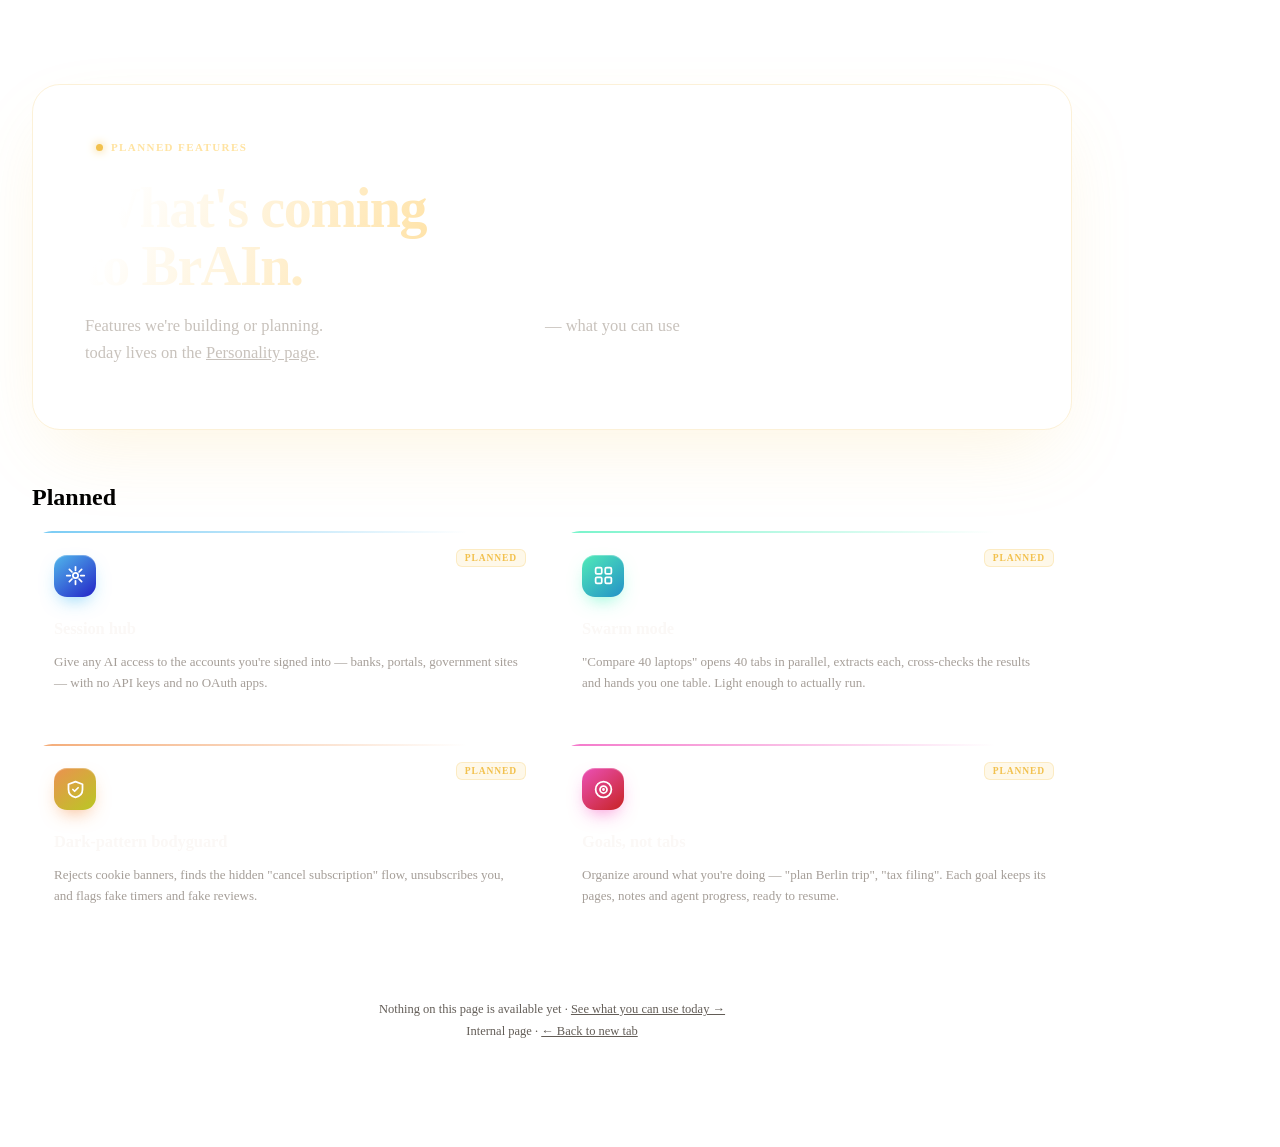
<file: BrAIn/Assets/roadmap.html>
<!DOCTYPE html>
<html lang="en">
<head>
<meta charset="utf-8" />
<meta name="viewport" content="width=device-width, initial-scale=1" />
<title>Planned features — BrAIn</title>
<script>
  // Served via LoadRawString — flags itself so the host maps the tab to
  // about:roadmap instead of the literal about:blank that location.href reports.
  window.__brainRoadmap = 1;
</script>
<style>
/*@THEME*/
  body { padding: 76px 24px 96px; }
  .wrap { max-width: 1040px; }

  /* ---- hero ---- */
  .hero {
    position: relative; overflow: hidden; border-radius: 28px; padding: 50px 52px 46px;
    border: 1px solid rgba(242,193,78,.22);
    background:
      radial-gradient(620px 340px at 88% -20%, rgba(242,193,78,.24), transparent 70%),
      radial-gradient(560px 360px at 0% 120%, hsl(var(--h) 85% 58% / .32), transparent 70%),
      linear-gradient(180deg, rgba(255,255,255,.06), rgba(255,255,255,.02));
    box-shadow: 0 30px 80px -20px rgba(242,193,78,.18), inset 0 1px 0 rgba(255,255,255,.1);
  }
  .eyebrow {
    display: inline-flex; align-items: center; gap: 8px; padding: 5px 13px 5px 10px; border-radius: 99px;
    font-size: 11px; font-weight: 700; letter-spacing: 1.4px; text-transform: uppercase;
    color: #ffe3a1; background: rgba(255,255,255,.08); border: 1px solid rgba(255,255,255,.12);
  }
  .eyebrow i { width: 7px; height: 7px; border-radius: 50%; background: #f2c14e; box-shadow: 0 0 10px #f2c14e; }
  h1 {
    margin: 20px 0 14px; font-size: 56px; line-height: 1.04; font-weight: 800; letter-spacing: -1.4px;
    background: linear-gradient(115deg, #ffffff 5%, #ffd98a 50%, #ffc8a3 100%);
    -webkit-background-clip: text; background-clip: text; color: transparent;
  }
  .lede { max-width: 620px; font-size: 16.5px; line-height: 1.65; color: #c8c2bc; }
  .lede b { color: #fff; font-weight: 600; }
  .lede a { color: hsl(var(--h) 100% 82%); }

  /* ---- section heads ---- */
  .sec { margin: 54px 0 20px; }

  /* ---- flagship ---- */
  .flag {
    display: grid; grid-template-columns: 1.15fr 1fr; gap: 0; overflow: hidden; border-radius: 24px; position: relative;
    border: 1px solid hsl(var(--h) 100% 78% / .2);
    background: linear-gradient(180deg, rgba(255,255,255,.06), rgba(255,255,255,.025));
    box-shadow: 0 20px 60px rgba(0,0,0,.4), inset 0 1px 0 rgba(255,255,255,.07);
  }
  .flag .txt { padding: 38px 38px 36px; }
  .flag h3 { font-size: 28px; line-height: 1.15; font-weight: 750; letter-spacing: -.4px; color: #fff; margin: 14px 0 12px; }
  .flag p { color: #bab3ac; line-height: 1.7; font-size: 14.5px; }
  .flag p + p { margin-top: 10px; }
  .flag p b { color: #f4f0eb; font-weight: 600; }
  .demo {
    padding: 28px; display: flex; align-items: center; justify-content: center;
    background: radial-gradient(420px 300px at 50% 40%, hsl(var(--h) 80% 50% / .22), transparent 75%), rgba(0,0,0,.28);
    border-left: 1px solid var(--line);
  }
  .term {
    width: 100%; border-radius: 14px; background: #110f0d; border: 1px solid rgba(255,255,255,.09);
    font: 12.5px/1.75 var(--mono); color: #b0a9a3; overflow: hidden; box-shadow: 0 16px 40px rgba(0,0,0,.5);
  }
  .term .bar { display: flex; gap: 6px; padding: 10px 13px; background: rgba(255,255,255,.04); border-bottom: 1px solid var(--line); }
  .term .bar i { width: 9px; height: 9px; border-radius: 50%; background: rgba(255,255,255,.14); }
  .term pre { padding: 14px 16px; white-space: pre-wrap; font: inherit; }
  .term .k { color: hsl(var(--h) 100% 80%); } .term .g { color: #6fe0c6; } .term .d { color: #706a64; }

  /* ---- grid ---- */
  .grid { display: grid; grid-template-columns: repeat(2, 1fr); gap: 16px; }
  .fc {
    position: relative; padding: 24px 22px 22px; border-radius: 20px; overflow: hidden;
    background: linear-gradient(180deg, rgba(255,255,255,.055), rgba(255,255,255,.025));
    border: 1px solid var(--line); box-shadow: inset 0 1px 0 rgba(255,255,255,.05);
    transition: transform .18s cubic-bezier(.16,1,.3,1), border-color .18s, box-shadow .18s;
  }
  .fc::before {
    content: ""; position: absolute; inset: 0 0 auto 0; height: 2px; opacity: .85;
    background: linear-gradient(90deg, hsl(var(--c) 85% 66%), transparent 85%);
  }
  .fc:hover { transform: translateY(-3px); border-color: hsl(var(--c) 85% 70% / .45);
    box-shadow: 0 18px 44px -14px hsl(var(--c) 85% 55% / .45), inset 0 1px 0 rgba(255,255,255,.07); }
  .ico {
    width: 42px; height: 42px; border-radius: 13px; display: grid; place-items: center; margin-bottom: 16px;
    color: #fff; background: linear-gradient(140deg, hsl(var(--c) 80% 62%), hsl(calc(var(--c) + 40) 70% 46%));
    box-shadow: inset 0 1px 0 rgba(255,255,255,.28), 0 8px 20px -8px hsl(var(--c) 90% 55% / .7);
  }
  .ico svg { width: 21px; height: 21px; }
  .fc h4 { font-size: 16.5px; font-weight: 700; color: #fbf8f6; letter-spacing: -.1px; margin-bottom: 7px; }
  .fc p { font-size: 13px; line-height: 1.6; color: #a59e98; }
  .tag {
    position: absolute; top: 18px; right: 18px; font-size: 9.5px; font-weight: 700; letter-spacing: .9px; text-transform: uppercase;
    padding: 3px 8px; border-radius: 6px; color: #c4beb8; background: rgba(255,255,255,.07); border: 1px solid rgba(255,255,255,.08);
  }
  .tag.wip { color: #f2c14e; background: rgba(242,193,78,.12); border-color: rgba(242,193,78,.25); }
  .tag.dev { color: #ffc8a3; background: rgba(255,170,120,.12); border-color: rgba(255,170,120,.28); }

  .foot { margin-top: 56px; text-align: center; color: #635d57; font-size: 12.5px; line-height: 1.8; }
  .foot a { color: var(--mut); }

  @media (max-width: 860px) {
    .flag { grid-template-columns: 1fr; } .demo { border-left: 0; border-top: 1px solid var(--line); }
    h1 { font-size: 44px; } .hero { padding: 40px 28px; }
  }
  @media (max-width: 560px) { .grid { grid-template-columns: 1fr; } }
</style>
</head>
<body>
  <div class="wrap">

    <section class="hero">
      <span class="eyebrow"><i></i>Planned features</span>
      <h1>What's coming<br>to BrAIn.</h1>
      <p class="lede">Features we're building or planning. <b>None of them are available yet</b> &mdash; what you can use today lives on the <a href="#" id="pers">Personality page</a>.</p>
    </section>

    <div class="sec"><h2>Planned</h2></div>
    <section class="grid">

      <article class="fc" style="--c:200">
        <span class="tag wip">Planned</span>
        <div class="ico"><svg viewBox="0 0 24 24" fill="none" stroke="currentColor" stroke-width="2" stroke-linecap="round" stroke-linejoin="round"><circle cx="12" cy="12" r="3"/><path d="M12 2v4M12 18v4M2 12h4M18 12h4M5 5l3 3M16 16l3 3M19 5l-3 3M8 16l-3 3"/></svg></div>
        <h4>Session hub</h4>
        <p>Give any AI access to the accounts you're signed into — banks, portals, government sites — with no API keys and no OAuth apps.</p>
      </article>

      <article class="fc" style="--c:160">
        <span class="tag wip">Planned</span>
        <div class="ico"><svg viewBox="0 0 24 24" fill="none" stroke="currentColor" stroke-width="2" stroke-linecap="round" stroke-linejoin="round"><rect x="3" y="3" width="7" height="7" rx="1.5"/><rect x="14" y="3" width="7" height="7" rx="1.5"/><rect x="3" y="14" width="7" height="7" rx="1.5"/><rect x="14" y="14" width="7" height="7" rx="1.5"/></svg></div>
        <h4>Swarm mode</h4>
        <p>"Compare 40 laptops" opens 40 tabs in parallel, extracts each, cross-checks the results and hands you one table. Light enough to actually run.</p>
      </article>

      <article class="fc" style="--c:25">
        <span class="tag wip">Planned</span>
        <div class="ico"><svg viewBox="0 0 24 24" fill="none" stroke="currentColor" stroke-width="2" stroke-linecap="round" stroke-linejoin="round"><path d="M12 3l8 3v6c0 4.5-3.2 8-8 9-4.8-1-8-4.5-8-9V6z"/><path d="M9 12l2 2 4-4"/></svg></div>
        <h4>Dark-pattern bodyguard</h4>
        <p>Rejects cookie banners, finds the hidden "cancel subscription" flow, unsubscribes you, and flags fake timers and fake reviews.</p>
      </article>

      <article class="fc" style="--c:320">
        <span class="tag wip">Planned</span>
        <div class="ico"><svg viewBox="0 0 24 24" fill="none" stroke="currentColor" stroke-width="2" stroke-linecap="round" stroke-linejoin="round"><circle cx="12" cy="12" r="9"/><circle cx="12" cy="12" r="4"/><circle cx="12" cy="12" r=".6" fill="currentColor"/></svg></div>
        <h4>Goals, not tabs</h4>
        <p>Organize around what you're doing — "plan Berlin trip", "tax filing". Each goal keeps its pages, notes and agent progress, ready to resume.</p>
      </article>

    </section>

    <div class="foot">
      Nothing on this page is available yet &middot; <a href="#" id="pers2">See what you can use today &rarr;</a><br>
      Internal page &middot; <a href="#" id="back">&larr; Back to new tab</a>
    </div>
  </div>
<script>
  function send(cmd) {
    try { window.external && window.external.sendMessage('brain:' + cmd); } catch (e) { }
  }
  function go(id, to) {
    document.getElementById(id).addEventListener('click', function (e) { e.preventDefault(); send('navigate:' + to); });
  }
  go('back', 'about:newtab');
  go('pers', 'about:personality');
  go('pers2', 'about:personality');
</script>
</body>
</html>
</file>
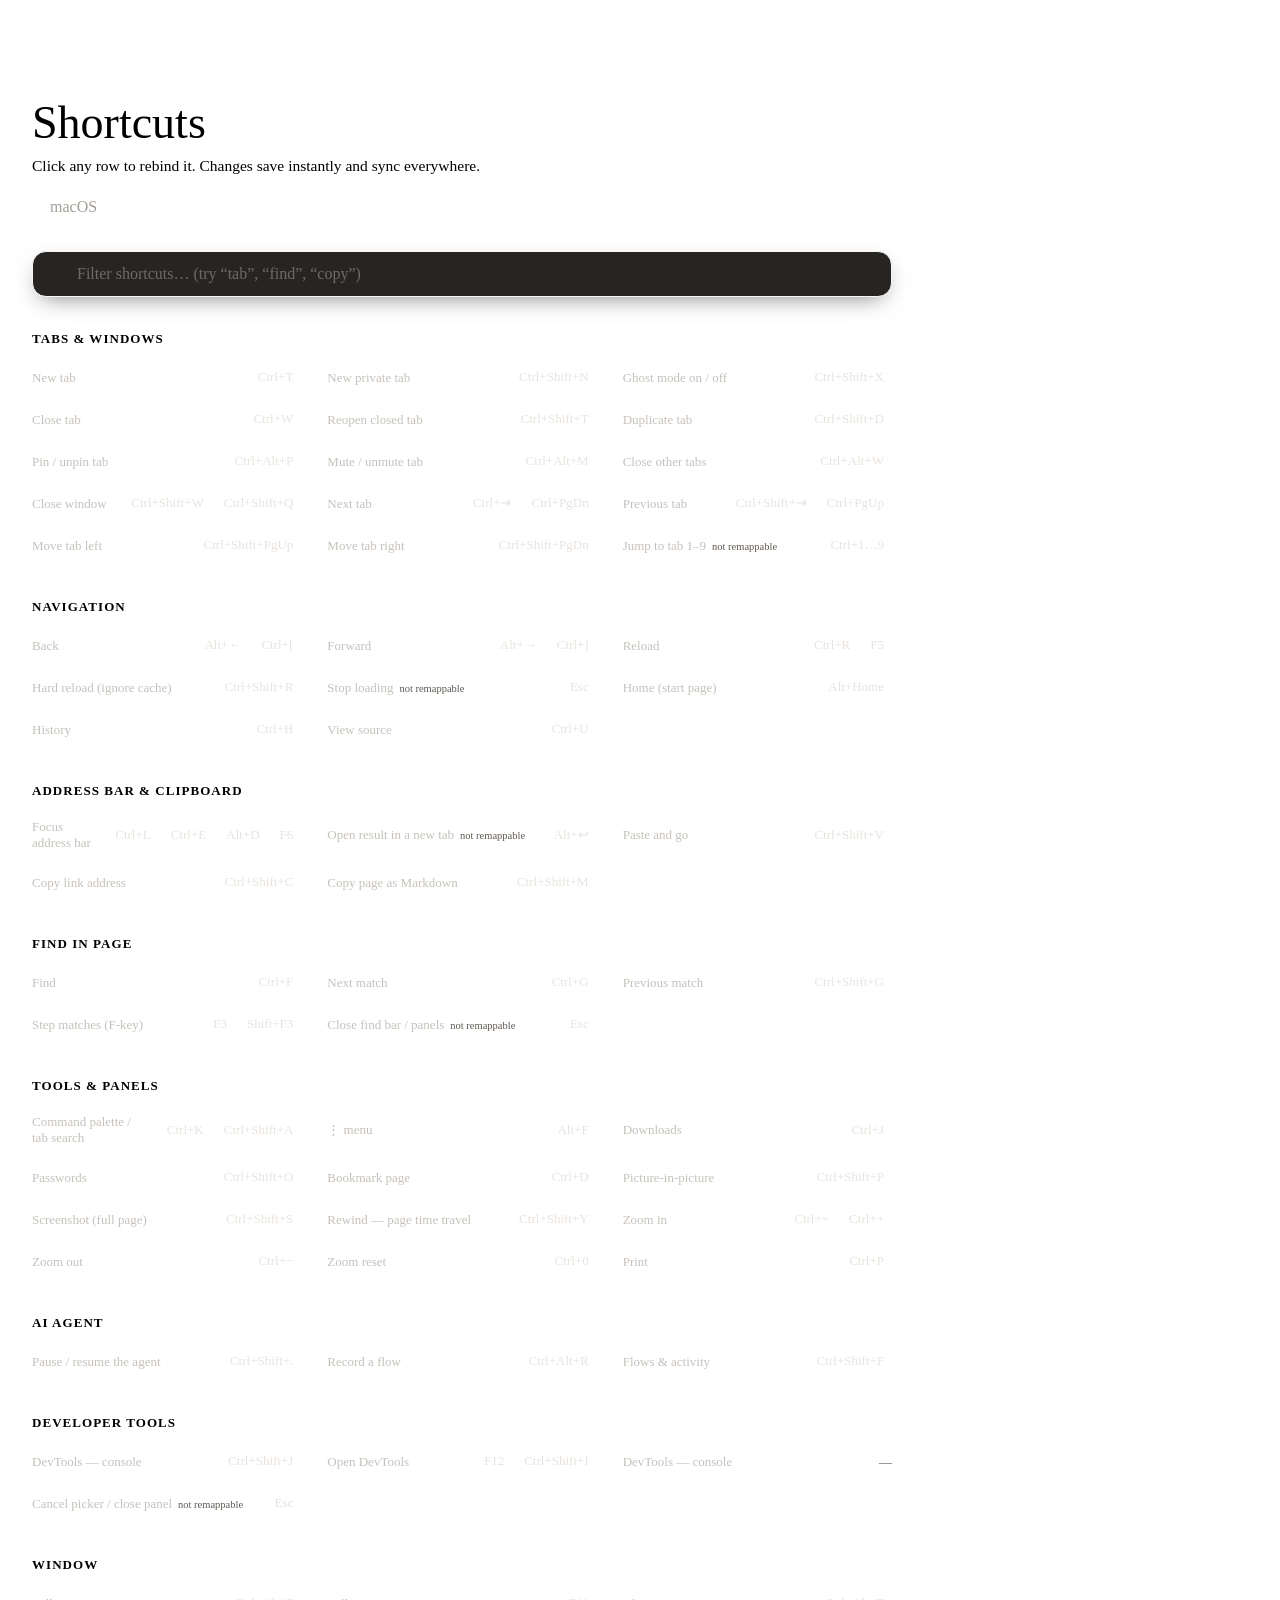
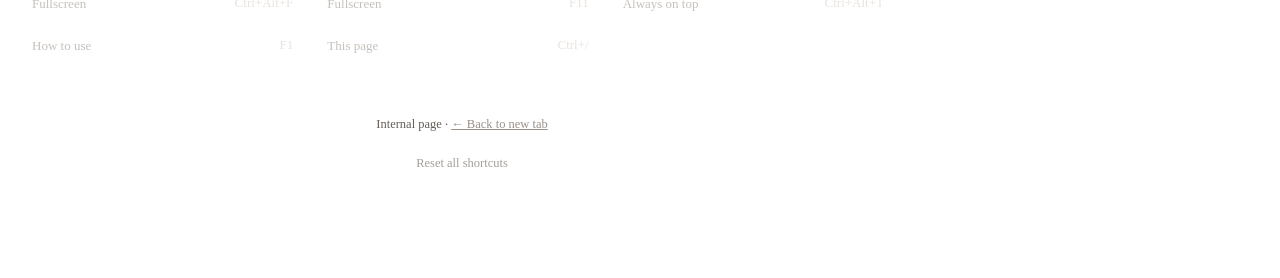
<file: BrAIn/Assets/shortcuts.html>
<!DOCTYPE html>
<html lang="en">
<head>
<meta charset="utf-8" />
<meta name="viewport" content="width=device-width, initial-scale=1" />
<title>Keyboard shortcuts — BrAIn</title>
<script>
  // Served via LoadRawString — flags itself so the host maps the tab to
  // about:shortcuts instead of the literal about:blank that location.href reports.
  window.__brainShortcuts = 1;
</script>
<style>
/*@THEME*/
  body { padding: 88px 24px 90px; }
  .wrap { max-width: 860px; }
  .logo { font-size: 46px; margin-bottom: 8px; }
  .sub { font-size: 15.5px; margin-bottom: 14px; max-width: 640px; }
  .sub b { color: #faf5f1; }

  /* platform toggle */
  .plat { display: inline-flex; gap: 2px; padding: 3px; margin-bottom: 26px;
    border-radius: 11px; background: rgba(255,255,255,.05); border: 1px solid rgba(255,255,255,.08); }
  .plat button {
    border: 0; padding: 5px 14px; border-radius: 8px; cursor: pointer;
    font: 600 12px var(--font); color: #a59e98; background: transparent; transition: all .15s;
  }
  .plat button.on { color: #fff; background: hsl(var(--h) 90% 60% / .3);
    box-shadow: inset 0 1px 0 rgba(255,255,255,.12); }

  /* search */
  .sbox { position: sticky; top: 58px; z-index: 5; margin-bottom: 30px; }
  .sbox input {
    width: 100%; box-sizing: border-box; padding: 13px 18px 13px 44px;
    border-radius: 14px; border: 1px solid rgba(255,255,255,.1);
    background: rgba(21,19,17,.92); color: #faf5f1; font: 400 14.5px var(--font);
    outline: none; backdrop-filter: blur(14px); box-shadow: 0 8px 24px -10px rgba(0,0,0,.6);
    transition: border-color .15s;
  }
  .sbox input:focus { border-color: hsl(var(--h) 100% 74% / .55); }
  .sbox input::placeholder { color: #706a64; }
  .sbox::before {
    content: ''; position: absolute; left: 16px; top: 50%; width: 15px; height: 15px;
    transform: translateY(-50%); opacity: .55;
    background: no-repeat center/contain url("data:image/svg+xml,%3Csvg xmlns='http://www.w3.org/2000/svg' viewBox='0 0 24 24' fill='none' stroke='%23a9a9c6' stroke-width='2.4' stroke-linecap='round'%3E%3Ccircle cx='11' cy='11' r='7'/%3E%3Cpath d='M20 20l-3.5-3.5'/%3E%3C/svg%3E");
  }
  .sbox .cnt { position: absolute; right: 14px; top: 50%; transform: translateY(-50%);
    font: 600 11.5px var(--mono); color: #706a64; }

  h3 { margin: 34px 0 12px; font-size: 13px; letter-spacing: .08em; text-transform: uppercase;
    color: var(--mut); font-weight: 700; }
  .keys { display: grid; grid-template-columns: repeat(auto-fill, minmax(255px, 1fr)); gap: 4px 26px; }
  .row { display: flex; align-items: center; justify-content: space-between; gap: 12px;
    padding: 8px 6px; margin: 0 -6px; border-radius: 8px;
    font-size: 13px; color: #c6c1bc; border-bottom: 1px solid rgba(255,255,255,.04);
    cursor: pointer; transition: background .12s; position: relative; }
  .row:hover { background: rgba(255,255,255,.04); }
  .row.fixed { cursor: default; }
  .row.fixed:hover { background: none; }
  .row .nm { min-width: 0; }
  .row .nm i { font-style: normal; color: #5f5953; font-size: 10.5px; margin-left: 6px; }
  .row.edited .nm::after { content: ''; display: inline-block; width: 5px; height: 5px;
    border-radius: 50%; background: hsl(var(--h) 90% 65%); margin-left: 7px; vertical-align: 2px; }
  .row .sc { flex: none; display: flex; gap: 4px; align-items: center; }
  kbd {
    display: inline-block; padding: 1px 7px; border-radius: 7px; font: 600 11.5px var(--mono);
    color: #e8e3de; background: rgba(255,255,255,.06); border: 1px solid rgba(255,255,255,.1);
    border-bottom-width: 2px; white-space: nowrap;
  }
  .row .rst { display: none; border: 0; background: none; color: #837c75; cursor: pointer;
    font: 400 13px var(--font); padding: 0 2px; border-radius: 5px; }
  .row .rst:hover { color: #faf5f1; background: rgba(255,255,255,.09); }
  .row.edited .rst { display: inline; }
  .row .unb { color: #5f5953; font: 600 11.5px var(--mono); }

  /* capture state — message takes over the whole row so nothing overlaps */
  .row.cap { background: hsl(var(--h) 90% 60% / .1); outline: 1px solid hsl(var(--h) 90% 65% / .4); }
  .row.cap .nm { visibility: hidden; }
  .row.cap .sc { position: absolute; inset: 4px 8px; display: flex; align-items: center; justify-content: center; }
  .capmsg { font: 600 11.5px var(--mono); color: hsl(var(--h) 90% 75%); white-space: normal; text-align: center; }
  .capmsg.warn { color: #ffb86b; }
  .capmsg.bad { color: #ff7b7b; }
  .none-msg { display: none; padding: 30px 0; color: #706a64; font-size: 13.5px; text-align: center; }
  .none-msg.on { display: block; }

  .foot { margin-top: 48px; text-align: center; color: #635d57; font-size: 12.5px; line-height: 1.8; }
  .foot a { color: #9a9088; }
  .foot button { border: 1px solid rgba(255,255,255,.12); background: rgba(255,255,255,.05);
    color: #a59e98; font: 600 11.5px var(--font); padding: 5px 14px; border-radius: 9px;
    cursor: pointer; margin-top: 10px; }
  .foot button:hover { color: #faf5f1; border-color: rgba(255,255,255,.24); }
  .hint { margin-top: -18px; margin-bottom: 24px; font-size: 12px; color: #67615c; }
</style>
</head>
<body>
  <div class="wrap">
    <div class="logo">Shortcuts</div>
    <div class="sub">Click any row to rebind it. Changes save instantly and sync everywhere.</div>
    <div class="plat" id="plat">
      <button data-p="mac">macOS</button>
      <button data-p="win">Windows</button>
    </div>

    <div class="sbox">
      <input id="q" type="text" placeholder="Filter shortcuts… (try “tab”, “find”, “copy”)" autocomplete="off" spellcheck="false" />
      <span class="cnt" id="cnt"></span>
    </div>

    <div id="groups"></div>

    <div class="none-msg" id="none">No shortcuts match — try a different word.</div>

    <div class="foot">
      Internal page · <a href="#" id="back">← Back to new tab</a><br/>
      <button id="rstall">Reset all shortcuts</button>
    </div>
  </div>
<script>
  function send(cmd) {
    try { window.external && window.external.sendMessage('brain:' + cmd); } catch (e) { }
  }
  document.getElementById('back').addEventListener('click', function (e) {
    e.preventDefault(); send('navigate:about:newtab');
  });

  // One row per bindable action — ids match KEYS in chrome.js. w/m hold the
  // default gestures per platform; nw/nm + sw/sm cover the bindings whose
  // meaning (and section) differs per platform. fixed rows can't be rebound.
  var SEC_ORDER = ['Tabs & windows', 'Navigation', 'Address bar & clipboard',
    'Find in page', 'Tools & panels', 'AI agent', 'Developer tools', 'Window'];
  var ROWS = [
    { sec: 'Tabs & windows', rows: [
      { id: 'newtab',   n: 'New tab',            w: ['mod+t'], m: ['mod+t'] },
      { id: 'privtab',  n: 'New private tab',    w: ['mod+shift+n'], m: ['mod+shift+n'] },
      { id: 'ghost',    n: 'Ghost mode on / off', w: ['mod+shift+x'], m: ['mod+shift+x'] },
      { id: 'closetab', n: 'Close tab',          w: ['mod+w'], m: ['mod+w'] },
      { id: 'reopen',   n: 'Reopen closed tab',  w: ['mod+shift+t'], m: ['mod+shift+t'] },
      { id: 'dupe',     n: 'Duplicate tab',      w: ['mod+shift+d'], m: ['mod+shift+d'] },
      { id: 'pin',      n: 'Pin / unpin tab',    w: ['mod+alt+p'], m: ['mod+alt+p'] },
      { id: 'mute',     n: 'Mute / unmute tab',  w: ['mod+alt+m'], m: ['mod+alt+m'] },
      { id: 'closeothers', n: 'Close other tabs', w: ['mod+alt+w'], m: ['mod+alt+w'] },
      { id: 'wclose',   n: 'Close window',       w: ['mod+shift+w', 'mod+shift+q'], m: ['mod+shift+w', 'mod+shift+q'] },
      { id: 'nexttab',  n: 'Next tab',           w: ['mod+tab', 'mod+pagedown'], m: ['mod+alt+arrowright', 'mod+pagedown'] },
      { id: 'prevtab',  n: 'Previous tab',       w: ['mod+shift+tab', 'mod+pageup'], m: ['mod+alt+arrowleft', 'mod+pageup'] },
      { id: 'movetabL', n: 'Move tab left',      w: ['mod+shift+pageup'], m: ['mod+shift+pageup'] },
      { id: 'movetabR', n: 'Move tab right',     w: ['mod+shift+pagedown'], m: ['mod+shift+pagedown'] },
      { fixed: 1, n: 'Jump to tab 1–9', w: ['mod+1…9'], m: ['mod+1…9'] },
    ]},
    { sec: 'Navigation', rows: [
      { id: 'back',     n: 'Back',               w: ['alt+arrowleft', 'mod+['], m: ['alt+arrowleft', 'mod+['] },
      { id: 'forward',  n: 'Forward',            w: ['alt+arrowright', 'mod+]'], m: ['alt+arrowright', 'mod+]'] },
      { id: 'reload',   n: 'Reload',             w: ['mod+r', 'f5'], m: ['mod+r', 'f5'] },
      { id: 'hardreload', n: 'Hard reload (ignore cache)', w: ['mod+shift+r'], m: ['mod+shift+r'] },
      { fixed: 1, n: 'Stop loading',             w: ['escape'], m: ['escape'] },
      { id: 'home',     n: 'Home (start page)',  w: ['alt+home'], m: ['alt+home'] },
      { id: 'history',  n: 'History',            w: ['mod+h'], m: ['mod+h'] },
      { id: 'viewsource', n: 'View source',      w: ['mod+u'], m: ['mod+u'] },
    ]},
    { sec: 'Address bar & clipboard', rows: [
      { id: 'omnibox',  n: 'Focus address bar',  w: ['mod+l', 'mod+e', 'alt+d', 'f6'], m: ['mod+l', 'mod+e', 'alt+d', 'f6'] },
      { id: 'altf',     n: 'Focus address bar',  sw: 'Window', sm: 'Address bar & clipboard',
                        nw: 'Fullscreen',        w: ['mod+alt+f'], m: ['mod+alt+f'] },
      { fixed: 1, n: 'Open result in a new tab', w: ['alt+enter'], m: ['alt+enter'] },
      { id: 'pastego',  n: 'Paste and go',       w: ['mod+shift+v'], m: ['mod+shift+v'] },
      { id: 'copylink', n: 'Copy link address',  w: ['mod+shift+c'], m: ['mod+shift+c'] },
      { id: 'markdown', n: 'Copy page as Markdown', w: ['mod+shift+m'], m: ['mod+shift+m'] },
    ]},
    { sec: 'Find in page', rows: [
      { id: 'find',     n: 'Find',               w: ['mod+f'], m: ['mod+f'] },
      { id: 'findnext', n: 'Next match',         w: ['mod+g'], m: ['mod+g'] },
      { id: 'findprev', n: 'Previous match',     w: ['mod+shift+g'], m: ['mod+shift+g'] },
      { id: 'findnav',  n: 'Step matches (F-key)', w: ['f3', 'shift+f3'], m: ['f3', 'shift+f3'] },
      { fixed: 1, n: 'Close find bar / panels',  w: ['escape'], m: ['escape'] },
    ]},
    { sec: 'Tools & panels', rows: [
      { id: 'pal',      n: 'Command palette / tab search', w: ['mod+k', 'mod+shift+a'], m: ['mod+k', 'mod+shift+a'] },
      { id: 'menu',     n: '⋮ menu',             w: ['alt+f'], m: ['alt+f'] },
      { id: 'downloads', n: 'Downloads',         w: ['mod+j'], m: ['mod+j'] },
      { id: 'shiftj',   n: 'Downloads',          sw: 'Developer tools', sm: 'Tools & panels',
                        nw: 'DevTools — console', w: ['mod+shift+j'], m: ['mod+shift+j'] },
      { id: 'passwords', n: 'Passwords',         w: ['mod+shift+o'], m: ['mod+shift+o'] },
      { id: 'bookmark', n: 'Bookmark page',      w: ['mod+d'], m: ['mod+d'] },
      { id: 'pip',      n: 'Picture-in-picture', w: ['mod+shift+p'], m: ['mod+shift+p'] },
      { id: 'shot',     n: 'Screenshot (full page)', w: ['mod+shift+s'], m: ['mod+shift+s'] },
      { id: 'rewind',   n: 'Rewind — page time travel', w: ['mod+shift+y'], m: ['mod+shift+y'] },
      { id: 'zoomin',   n: 'Zoom in',            w: ['mod+=', 'mod+plus'], m: ['mod+=', 'mod+plus'] },
      { id: 'zoomout',  n: 'Zoom out',           w: ['mod+-'], m: ['mod+-'] },
      { id: 'zoomreset', n: 'Zoom reset',        w: ['mod+0'], m: ['mod+0'] },
      { id: 'print',    n: 'Print',              w: ['mod+p'], m: ['mod+p'] },
    ]},
    { sec: 'AI agent', rows: [
      { id: 'agentpause', n: 'Pause / resume the agent', w: ['mod+shift+.'], m: ['mod+shift+.'] },
      { id: 'recflow',  n: 'Record a flow',      w: ['mod+alt+r'], m: ['mod+alt+r'] },
      { id: 'flows',    n: 'Flows & activity',   w: ['mod+shift+f'], m: ['mod+shift+f'] },
    ]},
    { sec: 'Developer tools', rows: [
      { id: 'devtools', n: 'Open DevTools',      w: ['f12', 'mod+shift+i'], m: ['f12', 'mod+shift+i'] },
      { id: 'dtconj',   n: 'DevTools — console', w: [], m: ['mod+alt+j'] },
      { fixed: 1, n: 'Cancel picker / close panel', w: ['escape'], m: ['escape'] },
    ]},
    { sec: 'Window', rows: [
      { id: 'fullscreen', n: 'Fullscreen',       w: ['f11'], m: ['f11'] },
      { id: 'topmost',  n: 'Always on top',      w: ['mod+alt+t'], m: ['mod+alt+t'] },
      { id: 'help',     n: 'How to use',         w: ['f1'], m: ['f1'] },
      { id: 'shortcutspage', n: 'This page',     w: ['mod+/'], m: ['mod+/'] },
    ]},
  ];

  var MAC = /Mac|iPhone|iPad/.test(navigator.platform);
  var plat = MAC ? 'mac' : 'win', total = 0;
  var groupsEl = document.getElementById('groups');
  var keysState = {};            // live overrides from b:9 (state.keys)
  try { keysState = (window.__brainState && window.__brainState.keys) || {}; } catch (e) { }
  document.addEventListener('brain-state', function (e) {
    var k = e.detail && e.detail.keys;
    if (k && JSON.stringify(k) !== JSON.stringify(keysState)) { keysState = k; render(); }
  });

  // effective gestures for one action on the current platform
  function effGestures(row) {
    if (row.fixed) return row[plat === 'mac' ? 'm' : 'w'];
    var k = plat === 'mac' ? 'm' : 'w';
    if (Object.prototype.hasOwnProperty.call(keysState, row.id)) {
      var g = keysState[row.id];
      return g ? [g] : [];
    }
    return row[k];
  }
  function rowName(row) {
    var n = plat === 'mac' ? (row.nm || row.n) : (row.nw || row.n);
    return n;
  }
  function rowSec(row, defSec) {
    return plat === 'mac' ? (row.sm || row.sec || defSec) : (row.sw || row.sec || defSec);
  }

  // gesture ("mod+alt+shift+x") → platform chip text
  var KEY_GLYPH = {
    arrowleft: '←', arrowright: '→', arrowup: '↑', arrowdown: '↓',
    tab: '⇥', enter: '↩', space: 'Space', escape: 'Esc', pageup: 'PgUp',
    pagedown: 'PgDn', home: 'Home', end: 'End', backspace: '⌫', delete: 'Del',
    plus: '+', minus: '−', '.': '.', ',': ',', '/': '/', '\\': '\\', '[': '[', ']': ']',
    '=': '=', '-': '−', ';': ';', "'": "'", '`': '`', '<': '<', '>': '>',
  };
  function fmtG(g, mac) {
    var parts = g.split('+'), k = parts.pop(), out = '';
    var order = mac ? ['alt', 'shift', 'mod'] : ['mod', 'alt', 'shift'];
    order.forEach(function (m) {
      if (parts.indexOf(m) < 0) return;
      out += m === 'mod' ? (mac ? '⌘' : 'Ctrl+') : m === 'alt' ? (mac ? '⌥' : 'Alt+') : (mac ? '⇧' : 'Shift+');
    });
    var kg = KEY_GLYPH[k];
    out += kg !== undefined ? kg : (/^f\d+$/.test(k) ? k.toUpperCase() : k.toUpperCase());
    return out;
  }

  // gesture → owning action map for the current platform (conflict check)
  function gestureOwners() {
    var map = {};
    ROWS.forEach(function (g) {
      g.rows.forEach(function (r) {
        if (r.fixed || !r.id) return;
        effGestures(r).forEach(function (gg) {
          if (!map[gg]) map[gg] = [];
          map[gg].push(r.id);
        });
      });
    });
    return map;
  }
  function rowById(id) {
    for (var i = 0; i < ROWS.length; i++)
      for (var j = 0; j < ROWS[i].rows.length; j++)
        if (ROWS[i].rows[j].id === id) return ROWS[i].rows[j];
    return null;
  }

  var capRow = null, capEl = null, capPending = null;
  function cancelCap() {
    var had = !!capRow;
    if (capEl) capEl.classList.remove('cap');
    capRow = null; capEl = null; capPending = null;
    try { window.__brainKeyCapture = false; } catch (e) { }
    if (had) render(); // rebuild the row that was showing the capture chip
  }
  function startCapture(rowEl, row) {
    cancelCap(); // may re-render — rowEl can be stale afterwards
    if (!rowEl || !rowEl.isConnected)
      rowEl = groupsEl.querySelector('.row[data-id="' + row.id + '"]');
    if (!rowEl) return;
    capRow = row; capEl = rowEl; capPending = null;
    try { window.__brainKeyCapture = true; } catch (e) { } // chrome.js stands down
    rowEl.classList.add('cap');
    rowEl.querySelector('.sc').innerHTML = '<span class="capmsg">Press keys… (Esc cancels · ⌫ unbinds)</span>';
  }
  function capMsg(txt, cls) {
    var m = capEl && capEl.querySelector('.capmsg');
    if (m) { m.textContent = txt; m.className = 'capmsg ' + (cls || ''); }
  }
  function gestureOf(e) {
    var k = e.key;
    if (!k || /^(mod|alt|shift|control|meta)$/i.test(k)) return null;
    if (k === ' ') k = 'space'; else if (k === '+') k = 'plus'; else k = k.toLowerCase();
    return (e.ctrlKey || e.metaKey ? 'mod+' : '') + (e.altKey ? 'alt+' : '') + (e.shiftKey ? 'shift+' : '') + k;
  }
  document.addEventListener('keydown', function (e) {
    if (!capRow) return;
    e.preventDefault(); e.stopPropagation();
    var g = gestureOf(e);
    if (!g) return; // lone modifier — keep waiting
    if (g === 'escape') { cancelCap(); render(); return; }
    if (g === 'backspace' || g === 'delete') {
      keysState[capRow.id] = ''; send('keyset:' + capRow.id + ':');
      cancelCap(); render(); return;
    }
    var hasMod = g.indexOf('mod+') >= 0 || g.indexOf('alt+') >= 0, fkey = /^f\d+$/.test(g.split('+').pop());
    if (!hasMod && !fkey) {
      capMsg('needs ⌘/Ctrl/Alt or an F-key — try again', 'bad'); return;
    }
    // conflict: owned by another action?
    var owners = (gestureOwners()[g] || []).filter(function (id) { return id !== capRow.id; });
    if (owners.length && capPending !== g) {
      capPending = g;
      capMsg(fmtG(g, MAC) + ' is ' + rowName(rowById(owners[0])) + ' — press again to take it', 'warn');
      return;
    }
    if (owners.length) owners.forEach(function (id) { keysState[id] = ''; send('keyset:' + id + ':'); });
    keysState[capRow.id] = g; send('keyset:' + capRow.id + ':' + g);
    cancelCap(); render();
  }, true);

  function render() {
    var key = plat === 'mac' ? 'm' : 'w';
    groupsEl.textContent = '';
    total = 0;
    // bucket rows into sections (divergent rows may live in other sections)
    var buckets = {};
    SEC_ORDER.forEach(function (s) { buckets[s] = []; });
    ROWS.forEach(function (g) {
      g.rows.forEach(function (r) {
        var sec = rowSec(r, g.sec);
        (buckets[sec] = buckets[sec] || []).push(r);
      });
    });
    SEC_ORDER.forEach(function (sec) {
      var rows = buckets[sec];
      if (!rows || !rows.length) return;
      var h = document.createElement('h3'); h.textContent = sec;
      var d = document.createElement('div'); d.className = 'keys';
      rows.forEach(function (r) {
        var div = document.createElement('div');
        div.className = 'row' + (r.fixed ? ' fixed' : '') + (r.id && Object.prototype.hasOwnProperty.call(keysState, r.id) ? ' edited' : '');
        if (r.id) div.dataset.id = r.id;
        var name = document.createElement('span'); name.className = 'nm';
        name.textContent = rowName(r);
        if (r.fixed) { var i = document.createElement('i'); i.textContent = 'not remappable'; name.appendChild(i); }
        var sc = document.createElement('span'); sc.className = 'sc';
        var gs = effGestures(r);
        if (!gs || !gs.length) {
          var u = document.createElement('span'); u.className = 'unb'; u.textContent = '—'; sc.appendChild(u);
        } else gs.forEach(function (c) {
          var k = document.createElement('kbd'); k.textContent = fmtG(c, plat === 'mac'); sc.appendChild(k);
        });
        if (r.id) {
          var rst = document.createElement('button'); rst.className = 'rst'; rst.textContent = '⟲';
          rst.title = 'Reset to default';
          rst.addEventListener('click', function (e) {
            e.stopPropagation();
            delete keysState[r.id]; send('keyreset:' + r.id); render();
          });
          sc.appendChild(rst);
        }
        if (!r.fixed) div.addEventListener('click', function () { startCapture(div, r); });
        div.appendChild(name); div.appendChild(sc); d.appendChild(div);
        total++;
      });
      groupsEl.appendChild(h); groupsEl.appendChild(d);
    });
    filter();
  }

  document.getElementById('plat').addEventListener('click', function (e) {
    var b = e.target.closest && e.target.closest('button'); if (!b) return;
    plat = b.getAttribute('data-p');
    Array.prototype.forEach.call(this.querySelectorAll('button'), function (x) {
      x.classList.toggle('on', x === b);
    });
    render();
  });
  document.querySelector('#plat button[data-p="' + plat + '"]').classList.add('on');

  document.getElementById('rstall').addEventListener('click', function () {
    keysState = {}; send('keyreset'); render();
  });

  var q = document.getElementById('q'), cnt = document.getElementById('cnt'),
      none = document.getElementById('none');
  function filter() {
    var s = q.value.trim().toLowerCase(), shown = 0;
    var rows = groupsEl.querySelectorAll('.row'), groups = groupsEl.querySelectorAll('.keys'),
        heads = groupsEl.querySelectorAll('h3');
    Array.prototype.forEach.call(rows, function (r) {
      var hit = !s || r.textContent.toLowerCase().indexOf(s) >= 0;
      r.style.display = hit ? '' : 'none';
      if (hit) shown++;
    });
    Array.prototype.forEach.call(groups, function (g, i) {
      var any = false;
      Array.prototype.forEach.call(g.querySelectorAll('.row'), function (r) {
        if (r.style.display !== 'none') any = true;
      });
      g.style.display = any ? '' : 'none';
      if (heads[i]) heads[i].style.display = any ? '' : 'none';
    });
    none.classList.toggle('on', shown === 0);
    cnt.textContent = s ? shown + ' of ' + total : '';
  }
  q.addEventListener('input', filter);
  try { q.focus(); } catch (e) { }
  q.addEventListener('keydown', function (e) {
    e.stopPropagation();
    if (e.key === 'Escape') { if (q.value) { q.value = ''; filter(); } else q.blur(); }
  });

  render();
  // stagger the section entrance
  Array.prototype.forEach.call(document.querySelectorAll('.wrap > *'), function (el, i) {
    el.style.animationDelay = Math.min(i * 30, 400) + 'ms';
  });
</script>
</body>
</html>
</file>
<file: website/assets/style.css>
/* BrAIn site — one stylesheet, no dependencies. Palette mirrors the app's theme.css:
   warm near-black, glass panels, ember accent (--h 24) and the peach → pink wordmark. */
:root {
  --h: 24;
  --bg: #0d0b0a;
  --bg2: #14110f;
  --ink: #f5f2ef;
  --mut: #a39c95;
  --dim: #8a827b;
  --line: rgba(255, 255, 255, .08);
  --glass: rgba(255, 255, 255, .045);
  --glass-hi: rgba(255, 255, 255, .08);
  --ac: hsl(var(--h) 100% 78%);
  --ac-strong: hsl(var(--h) 80% 64%);
  --peach: #ffb36b;
  --pink: #ff7a9c;
  --ember: linear-gradient(115deg, var(--peach) 10%, var(--pink) 95%);
  --mint: #6fe0c6; /* the agent's colour, as in the app */
  --warn: #ffcf70;
  --bad: #ff8f8f;
  --good: #6fe0a0;
  --font: "Segoe UI Variable Text", "Inter", system-ui, -apple-system, "Segoe UI", sans-serif;
  --mono: "Cascadia Code", "SF Mono", ui-monospace, Menlo, Consolas, monospace;
  --r: 20px;
  --ease: cubic-bezier(.16, 1, .3, 1);
}
* { box-sizing: border-box; }
html { scroll-behavior: smooth; background: var(--bg); }
/* no body background: a non-positioned body paints its background above the negative-z
   aurora / noise layers, which hid them completely; <html> carries the base colour instead */
body {
  margin: 0; color: var(--ink); font-family: var(--font);
  -webkit-font-smoothing: antialiased; line-height: 1.55; overflow-x: hidden;
}
::selection { background: hsl(var(--h) 100% 70% / .4); }
::-webkit-scrollbar { width: 11px; }
::-webkit-scrollbar-track { background: var(--bg); }
::-webkit-scrollbar-thumb { background: #2c2622; border-radius: 8px; border: 3px solid var(--bg); }
::-webkit-scrollbar-thumb:hover { background: #3d3530; }

/* intro curtain */
#loader { position: fixed; inset: 0; z-index: 200; display: flex; flex-direction: column; align-items: center; justify-content: center; gap: 16px; background: var(--bg); transition: transform .85s cubic-bezier(.7,0,.2,1), opacity .85s; }
#loader img { border-radius: 14px; animation: lpulse 1s var(--ease) infinite alternate; }
#loader span { font-size: 13px; font-weight: 800; letter-spacing: .5em; margin-left: .5em; background: var(--ember); -webkit-background-clip: text; background-clip: text; color: transparent; }
@keyframes lpulse { from { transform: scale(1); filter: drop-shadow(0 0 0 hsl(var(--h) 90% 65% / 0)); } to { transform: scale(1.12); filter: drop-shadow(0 0 26px hsl(var(--h) 90% 65% / .7)); } }
body.loaded #loader { transform: translateY(-100%); opacity: .6; pointer-events: none; }
body:not(.loaded) { overflow: hidden; }
a { color: var(--ac); text-decoration: none; }
a:hover { text-decoration: underline; }
img { max-width: 100%; display: block; }
code, kbd, pre { font-family: var(--mono); }
code { font-size: .9em; padding: 1px 7px; border-radius: 6px; background: var(--glass-hi); color: #f0d9c6; }
kbd {
  font-size: .78em; padding: 2px 7px; border-radius: 6px; color: #efe6de;
  background: rgba(255, 255, 255, .08); border: 1px solid var(--line); border-bottom-width: 2px;
}
button { font: inherit; color: inherit; cursor: pointer; }
:focus-visible { outline: 2px solid var(--ac); outline-offset: 3px; border-radius: 8px; }
.sr { position: absolute; width: 1px; height: 1px; overflow: hidden; clip: rect(0 0 0 0); white-space: nowrap; }

/* ---------- background ---------- */
#aurora { position: fixed; inset: 0; width: 100%; height: 100%; z-index: -2; display: block; animation: aurh 46s ease-in-out infinite alternate; }
@keyframes aurh { to { filter: hue-rotate(16deg) saturate(1.12); } }
.noise {
  position: fixed; inset: 0; z-index: -1; pointer-events: none; opacity: .5; mix-blend-mode: overlay;
  background-image: url("data:image/svg+xml;utf8,<svg xmlns='http://www.w3.org/2000/svg' width='160' height='160'><filter id='n'><feTurbulence type='fractalNoise' baseFrequency='.9' numOctaves='2' stitchTiles='stitch'/><feColorMatrix values='0 0 0 0 1  0 0 0 0 1  0 0 0 0 1  0 0 0 .08 0'/></filter><rect width='100%' height='100%' filter='url(%23n)'/></svg>");
}
.fallback-bg {
  position: fixed; inset: 0; z-index: -3;
  background:
    radial-gradient(900px 640px at 8% -8%, hsl(var(--h) 78% 56% / .32), transparent 70%),
    radial-gradient(820px 580px at 98% 30%, hsl(calc(var(--h) - 72) 62% 44% / .26), transparent 70%),
    radial-gradient(640px 460px at 60% 110%, hsl(calc(var(--h) + 54) 64% 52% / .08), transparent 70%);
}

/* ---------- layout ---------- */
.wrap { width: min(1180px, 100% - 48px); margin: 0 auto; }
/* grid items must be allowed to shrink below their content, else a long <code> line widens the page */
.cols > *, .split > *, .bento > *, .dl-grid > *, .status > *, .txt li > span { min-width: 0; }
.code { max-width: 100%; }
section { position: relative; padding: 120px 0; }
.eyebrow {
  display: inline-flex; align-items: center; gap: 10px; font-size: 12px; font-weight: 700;
  letter-spacing: .22em; text-transform: uppercase; color: var(--mut);
}
.eyebrow::before {
  content: ""; width: 7px; height: 7px; border-radius: 50%; background: var(--ac);
  box-shadow: 0 0 14px hsl(var(--h) 100% 70%);
}
h1, h2, h3 { margin: 0; letter-spacing: -.02em; line-height: 1.05; }
h2 { font-size: clamp(34px, 5vw, 58px); font-weight: 760; margin-top: 16px; }
h3 { font-size: 20px; font-weight: 680; letter-spacing: -.01em; line-height: 1.25; }
.lead { color: var(--mut); font-size: clamp(17px, 1.6vw, 20px); max-width: 640px; margin: 18px 0 0; }
.grad {
  background: linear-gradient(115deg, #ffe1c8 0%, var(--peach) 32%, var(--pink) 66%, #ffc79a 100%);
  background-size: 220% 100%; -webkit-background-clip: text; background-clip: text; color: transparent;
  animation: sheen 9s linear infinite alternate;
}
@keyframes sheen { to { background-position: 100% 0; } }
/* word-mask headline reveal */
.ws { display: inline-flex; overflow: hidden; vertical-align: bottom; padding-bottom: .1em; margin-bottom: -.1em; }
.wi { display: inline-block; transform: translateY(118%) rotate(3deg); transform-origin: 0 100%; transition: transform .9s var(--ease); }
.wi.grad { background-clip: text; -webkit-background-clip: text; }
.in .wi, h1.in .wi, h2.in .wi { transform: none; }
.head { margin-bottom: 56px; }

/* reveal */
.rv { opacity: 0; transform: translateY(26px); transition: opacity .9s var(--ease), transform .9s var(--ease); transition-delay: var(--d, 0s); }
.rv.in { opacity: 1; transform: none; }

/* glass card */
.card {
  position: relative; border-radius: var(--r); border: 1px solid var(--line);
  transition: transform .4s var(--ease), border-color .35s;
  background: linear-gradient(180deg, rgba(255, 255, 255, .06), rgba(255, 255, 255, .025));
  backdrop-filter: blur(14px); -webkit-backdrop-filter: blur(14px);
  box-shadow: 0 30px 60px -30px rgba(0, 0, 0, .7), inset 0 1px 0 rgba(255, 255, 255, .07);
}
.tilt { transform-style: preserve-3d; transition: transform .25s ease-out; will-change: transform; }
.spot::after { /* cursor-follow spotlight */
  content: ""; position: absolute; inset: 0; border-radius: inherit; pointer-events: none; opacity: 0;
  background: radial-gradient(420px circle at var(--mx, 50%) var(--my, 50%), hsl(var(--h) 100% 78% / .13), transparent 60%);
  transition: opacity .3s;
}
.spot:hover::after { opacity: 1; }
.spot:hover { transform: translateY(-4px); border-color: rgba(255, 255, 255, .16); }

/* buttons */
.btn {
  position: relative; display: inline-flex; align-items: center; justify-content: center; gap: 10px;
  height: 52px; padding: 0 26px; border-radius: 15px; border: 1px solid var(--line); overflow: hidden;
  font-weight: 650; font-size: 15px; letter-spacing: .01em; color: var(--ink); background: var(--glass);
  transition: transform .25s var(--ease), background .2s, box-shadow .3s; text-decoration: none !important;
}
.btn.primary::before { content: ""; position: absolute; inset: -2px; border-radius: inherit; pointer-events: none;
  background: linear-gradient(105deg, transparent 42%, rgba(255, 255, 255, .55) 50%, transparent 58%);
  transform: translateX(-130%); transition: transform .75s var(--ease); }
.btn.primary:hover::before { transform: translateX(130%); }
.btn:active { transform: scale(.97); }
.btn:hover { background: var(--glass-hi); }
.btn.primary {
  color: #1f1006; border-color: transparent;
  background: linear-gradient(120deg, #ffd6b2, #ff9f66 52%, #ff7f98);
  box-shadow: 0 14px 40px -10px hsl(var(--h) 90% 62% / .7), inset 0 1px 0 rgba(255, 255, 255, .5);
}
.btn.primary:hover { box-shadow: 0 18px 54px -8px hsl(var(--h) 90% 66% / .85), inset 0 1px 0 rgba(255, 255, 255, .6); }
.btn.sm { height: 40px; padding: 0 18px; border-radius: 12px; font-size: 14px; }
.btn svg { width: 18px; height: 18px; flex: none; }
.chip {
  display: inline-flex; align-items: center; gap: 8px; padding: 7px 14px; border-radius: 999px;
  font-size: 13px; color: var(--mut); background: var(--glass); border: 1px solid var(--line);
}
.chip i { width: 6px; height: 6px; border-radius: 50%; background: var(--ac); box-shadow: 0 0 10px hsl(var(--h) 100% 70%); }
.chip.live i { background: var(--mint); box-shadow: 0 0 10px var(--mint); }

/* ---------- nav ---------- */
nav.top {
  position: fixed; top: 14px; left: 50%; transform: translateX(-50%); z-index: 50;
  width: min(1100px, 100% - 28px); height: 58px; padding: 0 12px 0 16px; border-radius: 18px;
  display: flex; align-items: center; gap: 18px; border: 1px solid var(--line);
  background: rgba(22, 18, 15, .62); backdrop-filter: blur(18px) saturate(1.4); -webkit-backdrop-filter: blur(18px) saturate(1.4);
  transition: background .3s, box-shadow .3s;
}
nav.top.scrolled { background: rgba(18, 15, 13, .86); box-shadow: 0 20px 50px -20px rgba(0, 0, 0, .8); }
.logo { display: flex; align-items: center; gap: 11px; font-weight: 800; letter-spacing: .18em; font-size: 14px; color: var(--ink) !important; text-decoration: none !important; }
.logo img { width: 30px; height: 30px; border-radius: 9px; box-shadow: 0 6px 18px -6px hsl(var(--h) 90% 60% / .7); }
.logo span { background: var(--ember); -webkit-background-clip: text; background-clip: text; color: transparent; }
.links { display: flex; gap: 4px; margin-left: auto; }
.links a { padding: 8px 12px; border-radius: 10px; font-size: 14px; color: var(--mut); text-decoration: none; transition: color .2s, background .2s; }
.links a:hover, .links a.on { color: var(--ink); background: var(--glass-hi); }
.burger { display: none; margin-left: auto; width: 40px; height: 40px; border-radius: 12px; border: 1px solid var(--line); background: var(--glass); }
.progress { position: fixed; top: 0; left: 0; height: 2px; width: 0; z-index: 60; background: linear-gradient(90deg, var(--peach), var(--pink)); box-shadow: 0 0 12px var(--ac); }

/* ---------- hero ---------- */
.hero { position: relative; padding-top: 150px; padding-bottom: 60px; min-height: 100vh; display: flex; align-items: center; }
.scroll-hint { position: absolute; left: 50%; bottom: 20px; transform: translateX(-50%); display: flex; flex-direction: column; align-items: center; gap: 10px; color: var(--dim); font-size: 10.5px; font-weight: 700; letter-spacing: .34em; text-transform: uppercase; transition: opacity .4s; }
.scroll-hint i { width: 1px; height: 42px; background: rgba(255, 255, 255, .1); position: relative; overflow: hidden; display: block; }
.scroll-hint i::after { content: ""; position: absolute; inset: 0; background: linear-gradient(var(--peach), transparent); animation: drip 1.9s ease-in-out infinite; }
@keyframes drip { from { transform: translateY(-100%); } to { transform: translateY(100%); } }
body.past-hero .scroll-hint { opacity: 0; }

/* side dot navigation */
.dotnav { position: fixed; right: 24px; top: 50%; transform: translateY(-50%); z-index: 40; display: flex; flex-direction: column; gap: 15px; }
.dotnav a { width: 9px; height: 9px; border-radius: 50%; background: rgba(255, 255, 255, .2); position: relative; transition: all .3s; }
.dotnav a:hover { background: rgba(255, 255, 255, .5); }
.dotnav a.on { background: var(--peach); box-shadow: 0 0 12px var(--peach); transform: scale(1.3); }
.dotnav a::after { content: attr(data-l); position: absolute; right: 24px; top: 50%; transform: translateY(-50%); font-size: 11.5px; font-weight: 600; color: var(--mut); background: rgba(26, 22, 19, .96); padding: 5px 11px; border-radius: 9px; border: 1px solid var(--line); white-space: nowrap; opacity: 0; pointer-events: none; transition: all .25s var(--ease); }
.dotnav a:hover::after { opacity: 1; transform: translate(-4px, -50%); }
@media (max-width: 1020px) { .dotnav { display: none; } }
.hero .cols { display: grid; grid-template-columns: 1.02fr 1fr; gap: 56px; align-items: center; }
.hero h1 { font-size: clamp(46px, 7vw, 92px); font-weight: 800; letter-spacing: -.035em; line-height: .98; margin-top: 22px; }
.hero .lead { font-size: clamp(18px, 1.7vw, 21px); max-width: 560px; }
.cta { display: flex; flex-wrap: wrap; gap: 14px; margin-top: 34px; }
.hero .meta { margin-top: 28px; display: flex; flex-wrap: wrap; gap: 10px; }
.rot { display: inline-block; position: relative; min-width: 1ch; }
.rot .cursor { display: inline-block; width: .08em; height: .9em; margin-left: 4px; vertical-align: -.1em; background: var(--pink); animation: blink 1s steps(2) infinite; }
@keyframes blink { 50% { opacity: 0; } }

/* faux browser — drawn like the app's toolbar: near-opaque warm bar with two soft site-tinted
   glows, a glass nav capsule, tabs with a lit underline, and a glass tool capsule with the palette orb */
.win { border-radius: 18px; overflow: hidden; border: 1px solid rgba(255, 255, 255, .11); background: #110f0d; box-shadow: 0 60px 120px -40px rgba(0, 0, 0, .9), 0 0 0 1px rgba(0, 0, 0, .5), 0 0 90px -20px hsl(var(--h) 90% 60% / .35); }
.win .bar {
  position: relative; isolation: isolate; display: flex; align-items: center; gap: 8px; height: 48px; padding: 0 10px;
  background: linear-gradient(180deg, rgba(30, 27, 24, .985), rgba(19, 16, 14, .985));
  box-shadow: inset 0 1px 0 rgba(255, 255, 255, .05);
}
.win .bar::before { content: ""; position: absolute; inset: 0; z-index: -1; pointer-events: none;
  background: radial-gradient(360px 70px at 24% -24px, hsl(var(--h) 100% 74% / .2), transparent 72%),
    radial-gradient(300px 64px at 90% -24px, hsl(calc(var(--h) - 72) 60% 58% / .14), transparent 72%); }
.win .bar::after { content: ""; position: absolute; left: 0; right: 0; bottom: 0; height: 1px; pointer-events: none;
  background: linear-gradient(90deg, transparent, hsl(var(--h) 100% 74% / .5) 26%, hsl(calc(var(--h) - 72) 60% 58% / .42) 74%, transparent); }
.win .lights { display: flex; gap: 7px; margin: 0 4px 0 2px; }
.win .lights i { width: 11px; height: 11px; border-radius: 50%; background: #3a3430; }
.win .lights i:nth-child(1) { background: #ff5f57; } .win .lights i:nth-child(2) { background: #febc2e; } .win .lights i:nth-child(3) { background: #28c840; }
.navc, .tools { display: flex; gap: 1px; padding: 3px; border-radius: 11px; flex: none; background: rgba(255, 255, 255, .04); border: 1px solid rgba(255, 255, 255, .06); }
.navc i, .tools i { width: 24px; height: 24px; border-radius: 8px; display: grid; place-items: center; color: #b6aea7; font-style: normal; position: relative; }
.navc svg, .tools svg { width: 13px; height: 13px; }
.navc i:first-child { background: hsl(var(--h) 100% 74% / .14); color: #fff; }
.tabs { display: flex; gap: 5px; flex: none; }
.tab {
  position: relative; overflow: hidden; flex: none; display: flex; align-items: center; gap: 8px; height: 32px; padding: 0 12px 0 8px; border-radius: 10px; font-size: 12.5px; color: #a49d96;
  border: 1px solid transparent; background: transparent; white-space: nowrap; transition: all .25s;
}
.tab.on { color: #fbf8f6; border-color: hsl(var(--h) 100% 78% / .2);
  background: linear-gradient(180deg, hsl(var(--h) 100% 74% / .15), hsl(var(--h) 100% 74% / .05));
  box-shadow: inset 0 1px 0 rgba(255, 255, 255, .07), 0 8px 20px -8px hsl(var(--h) 100% 70% / .5); }
.tab.on::after { content: ""; position: absolute; left: 10px; right: 10px; bottom: 0; height: 2px; border-radius: 2px 2px 0 0;
  background: linear-gradient(90deg, hsl(var(--h) 100% 78%), hsl(calc(var(--h) - 72) 62% 62%)); box-shadow: 0 0 12px hsl(var(--h) 100% 72% / .85); }
/* background tabs as compact icon pills, like pinned tabs in the app */
.tab:not(.on) { padding: 0 7px; gap: 0; font-size: 0; }
.tab:not(.on):hover { background: rgba(255, 255, 255, .055); }
.tab .dot { width: 18px; height: 18px; border-radius: 6px; flex: none; display: grid; place-items: center; font-size: 10px; font-weight: 700; color: #fff;
  background: hsl(var(--th, 24) 62% 52%); box-shadow: inset 0 1px 0 rgba(255, 255, 255, .15); }
.omni { flex: 1 1 150px; min-width: 120px; height: 32px; border-radius: 11px; background: rgba(255, 255, 255, .055); border: 1px solid rgba(255, 255, 255, .07); display: flex; align-items: center; gap: 7px; padding: 0 12px; font-size: 12.5px; color: var(--mut); overflow: hidden; text-overflow: ellipsis; white-space: nowrap; }
.omni svg { width: 12px; height: 12px; flex: none; color: #8f8780; }
.omni span { min-width: 0; overflow: hidden; text-overflow: ellipsis; }
.omni b { color: var(--ink); font-weight: 500; }
.tools i.orb { color: hsl(var(--h) 100% 80%); }
.tools i.orb svg { filter: drop-shadow(0 0 5px hsl(var(--h) 100% 70% / .7)); }
.tools i.ag { color: var(--mint); }
.tools i.ag::before { content: ""; position: absolute; top: 4px; right: 4px; width: 5px; height: 5px; border-radius: 50%; background: var(--mint); box-shadow: 0 0 6px var(--mint); }
.tools i.ag.pulse::after { content: ""; position: absolute; inset: -2px; border-radius: 10px; border: 1px solid var(--mint); animation: ping 1.4s infinite; }
@keyframes ping { from { opacity: .9; transform: scale(.8); } to { opacity: 0; transform: scale(1.5); } }
.page { position: relative; height: 330px; overflow: hidden; background: linear-gradient(180deg, #161310, #0f0d0b); }
.page .frozen { position: absolute; top: 12px; right: 12px; z-index: 5; padding: 5px 11px; border-radius: 999px; font-size: 11.5px; font-weight: 650; color: #ffe2a3; background: rgba(255, 190, 80, .14); border: 1px solid rgba(255, 190, 80, .4); opacity: 0; transform: translateY(-6px); transition: all .3s; }
.page.frozen-on .frozen { opacity: 1; transform: none; }
.page.frozen-on .shop { filter: saturate(.7) brightness(.9); }
.shop { padding: 26px 30px; display: grid; grid-template-columns: 1fr 1fr; gap: 22px; transition: filter .3s; }
.shop .img { border-radius: 16px; height: 150px; background: radial-gradient(circle at 30% 30%, #ffb36b, #d4552b 52%, #2a120b); position: relative; overflow: hidden; }
.shop .img::after { content: ""; position: absolute; inset: 0; background: repeating-linear-gradient(115deg, transparent 0 18px, rgba(255, 255, 255, .05) 18px 19px); }
.shop h4 { margin: 0 0 4px; font-size: 18px; }
.shop p { margin: 0 0 10px; color: var(--mut); font-size: 13px; }
.price { font-size: 34px; font-weight: 750; letter-spacing: -.02em; font-variant-numeric: tabular-nums; transition: color .3s; }
.price small { font-size: 13px; color: var(--mut); font-weight: 500; margin-left: 6px; }
.price.bump { color: var(--warn); }
.shop .buy { margin-top: 14px; height: 40px; border: 0; padding: 0 22px; border-radius: 12px; font-weight: 700; color: #1f1006; background: linear-gradient(120deg, #ffd6b2, #ff9f66); transition: transform .15s; }
.shop .buy.press { transform: scale(.94); }
.stock { margin-top: 10px; font-size: 12px; color: var(--good); }
.cursor-ai {
  position: absolute; z-index: 6; left: 0; top: 0; width: 22px; height: 22px; pointer-events: none;
  transition: transform .9s var(--ease); filter: drop-shadow(0 4px 10px rgba(0, 0, 0, .6));
}
.cursor-ai svg { width: 22px; height: 22px; }
.cursor-ai .tag { position: absolute; left: 18px; top: 16px; white-space: nowrap; font: 600 11px var(--mono); padding: 3px 8px; border-radius: 7px; color: #bdf5e8; background: rgba(20, 60, 52, .9); border: 1px solid rgba(111, 224, 198, .45); }
.ripple { position: absolute; z-index: 5; width: 14px; height: 14px; margin: -7px 0 0 -7px; border-radius: 50%; border: 2px solid var(--mint); pointer-events: none; animation: rip .7s ease-out forwards; }
@keyframes rip { to { transform: scale(4); opacity: 0; } }
.rw { display: flex; align-items: center; gap: 12px; height: 46px; padding: 0 14px; border-top: 1px solid var(--line); background: rgba(255, 255, 255, .03); }
.rw .lbl { font-size: 11.5px; color: var(--mut); white-space: nowrap; min-width: 96px; font-variant-numeric: tabular-nums; }
.track { position: relative; flex: 1; height: 26px; cursor: ew-resize; touch-action: none; }
.track .rail { position: absolute; left: 0; right: 0; top: 12px; height: 3px; border-radius: 3px; background: rgba(255, 255, 255, .12); }
.track .fill { position: absolute; left: 0; top: 12px; height: 3px; border-radius: 3px; background: linear-gradient(90deg, var(--peach), var(--pink)); }
.track .ticks { position: absolute; inset: 0; }
.track .tk { position: absolute; top: 7px; width: 2px; height: 13px; margin-left: -1px; border-radius: 2px; background: rgba(255, 255, 255, .28); transition: background .2s, height .2s, top .2s; }
.track .tk.agent { background: var(--mint); }
.track .tk.hit { background: var(--warn); height: 19px; top: 4px; }
.track .thumb { position: absolute; top: 4px; width: 18px; height: 18px; margin-left: -9px; border-radius: 50%; background: #fff; box-shadow: 0 0 0 4px hsl(var(--h) 100% 78% / .25), 0 4px 12px rgba(0, 0, 0, .5); transition: box-shadow .2s; }
.track:hover .thumb, .track:focus-visible .thumb { box-shadow: 0 0 0 7px hsl(var(--h) 100% 78% / .3), 0 4px 12px rgba(0, 0, 0, .5); }
.rw .live { font-size: 11px; font-weight: 700; letter-spacing: .08em; padding: 4px 10px; border-radius: 999px; color: #06241d; background: var(--mint); border: 0; }
.rw .live.off { color: var(--mut); background: rgba(255, 255, 255, .07); }

/* floating accents around hero window */
.float { position: absolute; z-index: 3; padding: 10px 14px; border-radius: 14px; font-size: 12.5px; backdrop-filter: blur(16px); animation: bob 6s ease-in-out infinite; }
.float b { font-family: var(--mono); font-weight: 600; color: var(--mint); }
@keyframes bob { 50% { transform: translateY(-10px); } }
.hero-win { position: relative; perspective: 1400px; }

.triplet { margin: 22px 0 0; font-size: 15px; font-weight: 600; letter-spacing: .04em; color: var(--dim); }
.triplet a { color: var(--peach); text-decoration: none; border-bottom: 1px solid rgba(255, 179, 107, .35); }
.triplet a:hover { border-bottom-color: var(--peach); }
.triplet span { margin: 0 10px; color: var(--dim); }

/* ---------- manifesto ---------- */
.manifesto { padding: 150px 0 120px; }
.m-line { font-size: clamp(30px, 4.6vw, 56px); font-weight: 750; letter-spacing: -.025em; line-height: 1.18; margin: 0 0 18px; max-width: 900px; }
.m-line.dim2 { color: var(--mut); font-weight: 600; font-size: clamp(22px, 3.2vw, 38px); }
.m-line .w { opacity: .13; transition: opacity .35s; }
.m-points { display: grid; grid-template-columns: 1fr 1fr; gap: 14px 40px; margin-top: 70px; max-width: 980px; }
.m-points > div { padding: 20px 0; border-top: 1px solid var(--line); }
.m-points b { display: block; font-size: 17px; margin-bottom: 8px; }
.m-points span { color: var(--mut); font-size: 15px; line-height: 1.6; }
@media (max-width: 760px) { .m-points { grid-template-columns: 1fr; margin-top: 46px; } .manifesto { padding: 90px 0 70px; } }

/* ---------- marquee ---------- */
.marquee { padding: 34px 0; border-block: 1px solid var(--line); background: rgba(255, 255, 255, .02); overflow: hidden; mask-image: linear-gradient(90deg, transparent, #000 10%, #000 90%, transparent); -webkit-mask-image: linear-gradient(90deg, transparent, #000 10%, #000 90%, transparent); }
.marquee .row { display: flex; gap: 14px; width: max-content; animation: slide 60s linear infinite; }
.marquee .row + .row { margin-top: 14px; animation-direction: reverse; animation-duration: 75s; }
.marquee:hover .row { animation-play-state: paused; }
.tool { font: 500 13px var(--mono); padding: 8px 14px; border-radius: 10px; color: #ead8c8; background: var(--glass); border: 1px solid var(--line); white-space: nowrap; }
.tool.act { color: #bdf5e8; border-color: rgba(111, 224, 198, .28); }
.tool { transition: border-color .25s, box-shadow .25s; }
.tool:hover { border-color: hsl(var(--h) 100% 78% / .55); box-shadow: 0 0 18px -4px hsl(var(--h) 100% 70% / .5); }
@keyframes slide { to { transform: translateX(-50%); } }

/* ---------- stats ---------- */
.stats { display: grid; grid-template-columns: repeat(4, 1fr); gap: 16px; margin-top: -10px; }
.stat { padding: 26px 24px; text-align: left; }
.stat .n { font-size: clamp(34px, 4vw, 52px); font-weight: 780; letter-spacing: -.03em; line-height: 1; font-variant-numeric: tabular-nums; }
.stat .t { margin-top: 10px; font-size: 14px; color: var(--mut); }

/* ---------- bento ---------- */
.bento { display: grid; grid-template-columns: repeat(6, 1fr); gap: 16px; }
.bento .card { padding: 28px; overflow: hidden; min-height: 230px; display: flex; flex-direction: column; }
.bento .card::before { content: ""; position: absolute; inset: 0 0 auto 0; height: 2px; opacity: .85; pointer-events: none;
  background: linear-gradient(90deg, hsl(var(--c, 24) 85% 66%), transparent 85%); }
.bento .card:hover { border-color: hsl(var(--c, 24) 85% 70% / .4); box-shadow: 0 30px 60px -30px rgba(0, 0, 0, .7), 0 18px 44px -18px hsl(var(--c, 24) 85% 55% / .4), inset 0 1px 0 rgba(255, 255, 255, .07); }
.b-a { --c: 24; } .b-b { --c: 340; } .b-c { --c: 200; } .b-d { --c: 45; } .b-e { --c: 255; } .b-f { --c: 160; }
.b-g { --c: 290; } .b-h { --c: 10; } .b-i { --c: 220; } .b-j { --c: 130; } .b-k { --c: 185; } .b-l { --c: 315; }
.b-full { --c: 30; } .b-full + .b-full { --c: 350; }
.bento p { color: var(--mut); margin: 10px 0 0; font-size: 15.5px; }
.b-a { grid-column: span 4; } .b-b { grid-column: span 2; } .b-c { grid-column: span 2; } .b-d { grid-column: span 2; } .b-e { grid-column: span 2; }
.b-f { grid-column: span 3; } .b-g { grid-column: span 3; } .b-h { grid-column: span 2; } .b-i { grid-column: span 2; } .b-j { grid-column: span 2; }
.b-k, .b-l { grid-column: span 3; }
.b-full { grid-column: span 6; }
.icon { width: 46px; height: 46px; border-radius: 14px; display: grid; place-items: center; margin-bottom: 18px;
  background: linear-gradient(140deg, hsl(var(--c, 24) 80% 62%), hsl(calc(var(--c, 24) + 40) 70% 46%));
  box-shadow: inset 0 1px 0 rgba(255, 255, 255, .28), 0 8px 20px -8px hsl(var(--c, 24) 90% 55% / .7); }
.icon svg { width: 22px; height: 22px; stroke: #fff; fill: none; stroke-width: 1.8; stroke-linecap: round; stroke-linejoin: round; }
.mini { margin-top: auto; padding-top: 22px; }
.code { font: 12.5px/1.65 var(--mono); color: #e6d8cb; background: rgba(0, 0, 0, .35); border: 1px solid var(--line); border-radius: 14px; padding: 14px 16px; overflow: auto; white-space: pre; }
.code::-webkit-scrollbar { height: 6px; }
.code::-webkit-scrollbar-thumb { background: rgba(255, 255, 255, .12); border: 0; border-radius: 6px; }
.code::-webkit-scrollbar-track { background: transparent; }
.code { scrollbar-width: thin; scrollbar-color: rgba(255, 255, 255, .14) transparent; }
.code .c { color: #7d746d; } .code .k { color: #8fe6d2; } .code .s { color: #f2c98a; } .code .n { color: #ff9fb6; }
.pill-row { display: flex; flex-wrap: wrap; gap: 8px; }
.pill { font-size: 12.5px; padding: 5px 11px; border-radius: 999px; background: var(--glass-hi); border: 1px solid var(--line); color: #e6dbd1; }

/* ---------- demo shells ---------- */
.demo { padding: 0; overflow: hidden; }
.demo .dh { display: flex; align-items: center; gap: 12px; flex-wrap: wrap; padding: 14px 18px; border-bottom: 1px solid var(--line); background: rgba(255, 255, 255, .03); font-size: 13px; color: var(--mut); }
.demo .dh .dots { display: flex; gap: 6px; } .demo .dh .dots i { width: 10px; height: 10px; border-radius: 50%; background: #3a3430; }
.demo .dh .sp { flex: 1; }
.split { display: grid; grid-template-columns: .9fr 1.1fr; gap: 56px; align-items: center; }
.split.rev { grid-template-columns: 1.1fr .9fr; }
.split.rev .txt { order: 2; }
.txt ul { list-style: none; padding: 0; margin: 26px 0 0; display: grid; gap: 14px; }
.txt li { display: flex; gap: 12px; color: var(--mut); font-size: 16px; }
.txt li::before { content: ""; flex: none; width: 20px; height: 20px; margin-top: 2px; border-radius: 7px; background: linear-gradient(135deg, var(--peach), var(--pink)); -webkit-mask: url("data:image/svg+xml;utf8,<svg xmlns='http://www.w3.org/2000/svg' viewBox='0 0 20 20'><path d='M5 10.5l3.2 3.2L15 6.8' fill='none' stroke='black' stroke-width='2.4' stroke-linecap='round' stroke-linejoin='round'/></svg>") center / contain no-repeat; mask: url("data:image/svg+xml;utf8,<svg xmlns='http://www.w3.org/2000/svg' viewBox='0 0 20 20'><path d='M5 10.5l3.2 3.2L15 6.8' fill='none' stroke='black' stroke-width='2.4' stroke-linecap='round' stroke-linejoin='round'/></svg>") center / contain no-repeat; }
.txt li b { color: var(--ink); font-weight: 650; }
.note { margin-top: 20px; font-size: 13px; color: var(--dim); }

/* rewind demo */
.feed { height: 300px; padding: 18px 20px; overflow: hidden; position: relative; background: linear-gradient(180deg, #161310, #0f0d0b); }
.feed.frozen-on { box-shadow: inset 0 0 0 2px rgba(255, 190, 80, .35); }
.feed .frozen { position: absolute; top: 12px; right: 12px; z-index: 3; padding: 5px 11px; border-radius: 999px; font-size: 11.5px; font-weight: 650; color: #ffe2a3; background: rgba(255, 190, 80, .14); border: 1px solid rgba(255, 190, 80, .4); opacity: 0; transition: opacity .3s; }
.feed.frozen-on .frozen { opacity: 1; }
.tick-row { display: flex; align-items: baseline; justify-content: space-between; padding: 12px 0; border-bottom: 1px solid var(--line); font-size: 14.5px; animation: pop .5s var(--ease); }
.tick-row .t { font: 12px var(--mono); color: var(--dim); margin-right: 12px; }
.tick-row .v { font: 600 14px var(--mono); }
.tick-row .v.up { color: var(--good); } .tick-row .v.dn { color: var(--bad); }
.tick-row mark { background: rgba(255, 207, 112, .25); color: #ffe2a3; padding: 0 3px; border-radius: 4px; }
@keyframes pop { from { opacity: 0; transform: translateY(-8px); } }
.ctrl { display: flex; align-items: center; gap: 10px; padding: 12px 16px; border-top: 1px solid var(--line); background: rgba(255, 255, 255, .03); flex-wrap: wrap; }
.field { flex: 1; min-width: 150px; height: 38px; border-radius: 11px; padding: 0 14px; background: rgba(255, 255, 255, .06); border: 1px solid var(--line); color: var(--ink); font: 14px var(--font); outline: none; }
.field:focus { border-color: hsl(var(--h) 100% 78% / .6); box-shadow: 0 0 0 4px hsl(var(--h) 100% 78% / .12); }

/* terminal */
.term { background: #0a0807; font: 13.5px/1.7 var(--mono); padding: 18px 20px; height: 380px; overflow: auto; color: #e6d8cb; scroll-behavior: smooth; }
.term .ln { white-space: pre-wrap; word-break: break-word; }
.term .p { color: var(--mint); } .term .u { color: #fff; } .term .tl { color: #ffb38a; } .term .ar { color: #f2c98a; }
.term .ok { color: var(--good); } .term .bl { color: var(--bad); font-weight: 600; } .term .dim { color: var(--dim); }
.term .caret { display: inline-block; width: 8px; height: 15px; background: var(--mint); vertical-align: -2px; animation: blink 1s steps(2) infinite; }
.agentbar { display: flex; align-items: center; gap: 10px; padding: 12px 16px; border-top: 1px solid var(--line); background: rgba(255, 255, 255, .03); }

/* terminal & servers: an SSH session, then `brain view` in text mode (the page's real text over colour blocks) */
.term.cli { height: 380px; }
.term.cli.viewing { padding: 14px; display: flex; align-items: center; overflow: hidden; }
.tv { width: 100%; font: clamp(9px, 1.02vw, 12.5px)/1.6 var(--mono); border-radius: 8px; overflow: hidden; border: 1px solid rgba(255, 255, 255, .1);
  box-shadow: 0 20px 50px -24px rgba(0, 0, 0, .9); animation: pop .45s var(--ease); }
.tv > div { white-space: pre; overflow: hidden; }
.tv-tb { background: #1d1916; color: #b9b0a7; padding: 3px 8px; }
.tv-tab { background: #2c2520; color: #f5f2ef; padding: 0 6px; border-radius: 4px; }
.tv-url { color: #e8e0d8; }
.tv-pg { background: #f6f3ee; color: #26211d; padding: 0 10px 8px; }
.tv-hd { background: linear-gradient(90deg, #ff9a5c, #ff7a9c); color: #1c1410; margin: 0 -10px 6px; padding: 1px 10px; }
.tv-pg a { color: #1f55d6; text-decoration: underline; text-underline-offset: 2px; }
.tv-mu, .tv-mu a { color: #857c74; }
.tv-fld { background: #fff; border: 1px solid #c9c1b8; border-radius: 3px; color: #26211d; }
.tv-cur { background: #26211d; animation: blink 1s steps(2) infinite; }
.tv-sb { background: #d8d2cb; color: #1c1814; padding: 0 8px; }
.tv-ends { display: flex; justify-content: space-between; gap: 2ch; }
.tv-ends > span { overflow: hidden; text-overflow: clip; }
.agentbar .st { flex: 1; font-size: 13px; color: var(--mut); display: flex; align-items: center; gap: 9px; }
.agentbar .led { width: 9px; height: 9px; border-radius: 50%; background: var(--mint); box-shadow: 0 0 10px var(--mint); animation: ledp 1.4s infinite; }
.agentbar.paused .led { background: var(--warn); box-shadow: 0 0 10px var(--warn); animation: none; }
@keyframes ledp { 50% { opacity: .35; } }

/* shortcuts demo */
.keys { padding: 8px 8px 14px; }
.krow { display: flex; align-items: center; gap: 14px; padding: 12px 16px; border-radius: 12px; cursor: pointer; transition: background .2s; position: relative; }
.krow:hover { background: var(--glass-hi); }
.krow .nm { flex: 1; font-size: 15px; }
.krow .chips { display: flex; gap: 6px; }
.krow.cap { background: hsl(var(--h) 90% 60% / .12); outline: 1px solid hsl(var(--h) 90% 65% / .45); }
.krow.cap .nm { visibility: hidden; }
.krow.cap .chips { position: absolute; inset: 0; display: flex; align-items: center; justify-content: center; font: 600 13px var(--mono); color: #ffd0a8; }
.krow.edited .nm::after { content: " •"; color: var(--mint); }
.krow .rs { border: 0; background: transparent; color: var(--mut); font-size: 15px; padding: 2px 8px; border-radius: 8px; }
.krow .rs:hover { color: var(--ink); background: var(--glass-hi); }
.warnline { min-height: 22px; padding: 6px 16px 0; font-size: 13px; color: var(--warn); }
.kbar { display: flex; align-items: center; gap: 12px; padding: 12px 16px; border-top: 1px solid var(--line); background: rgba(255, 255, 255, .03); }
/* segmented switch (shortcuts: macOS / Windows) */
.seg { display: inline-flex; gap: 2px; padding: 3px; border-radius: 11px; background: rgba(0, 0, 0, .32); border: 1px solid var(--line); }
.seg button { appearance: none; border: 0; background: transparent; color: var(--mut); font: 600 12.5px/1 var(--font); padding: 7px 13px; border-radius: 8px; cursor: pointer; transition: color .2s, background .2s, box-shadow .2s; }
.seg button:hover { color: var(--ink); background: rgba(255, 255, 255, .05); }
.seg button.on { color: var(--ink); background: linear-gradient(120deg, rgba(255, 160, 100, .3), rgba(255, 122, 156, .18)); box-shadow: inset 0 0 0 1px hsl(var(--h) 100% 78% / .32); }
.seg button:focus-visible { outline: 2px solid var(--ac); outline-offset: 2px; }
.kbar .sp { flex: 1; font-size: 13px; color: var(--mut); }

/* benchmark */
.caveat { margin-top: 18px; padding: 16px 20px; border-radius: 14px; font-size: 13.5px; color: var(--mut); background: rgba(255, 207, 112, .06); border: 1px solid rgba(255, 207, 112, .22); }
.caveat b { color: var(--warn); }
details.tbl { margin-top: 18px; }
details.tbl summary { cursor: pointer; padding: 16px 22px; font-weight: 650; list-style: none; display: flex; justify-content: space-between; align-items: center; }
details.tbl summary::-webkit-details-marker { display: none; }
details.tbl summary::after { content: "+"; font-size: 22px; color: var(--mut); transition: transform .3s; }
details.tbl[open] summary::after { transform: rotate(45deg); }
table.t { width: 100%; border-collapse: collapse; font-size: 14px; font-variant-numeric: tabular-nums; }
table.t th, table.t td { padding: 11px 18px; text-align: right; border-top: 1px solid var(--line); }
table.t th:first-child, table.t td:first-child { text-align: left; }
table.t th { color: var(--mut); font-weight: 600; font-size: 12.5px; letter-spacing: .04em; cursor: pointer; user-select: none; }
table.t td.w { color: var(--mint); font-weight: 650; }
table.t td.na { color: var(--dim); }
.scrollx { overflow: auto; max-height: 460px; }

/* architecture */
.arch { padding: 34px; }
.arch svg { width: 100%; height: auto; display: block; }
.arch text { font-family: var(--font); fill: #f5f2ef; }
.arch .sub { font-size: 12.5px; fill: #a39c95; }
.arch .flow { stroke-dasharray: 6 8; animation: dash 1.2s linear infinite; }
@keyframes dash { to { stroke-dashoffset: -28; } }
.arch .node { fill: rgba(255, 255, 255, .05); stroke: rgba(255, 255, 255, .16); }
.arch .node.hi { fill: hsl(var(--h) 80% 60% / .14); stroke: hsl(var(--h) 100% 78% / .55); }
.arch .node.mint { fill: rgba(111, 224, 198, .09); stroke: rgba(111, 224, 198, .45); }

/* connect */
.tabsrow { display: flex; gap: 8px; margin-bottom: 14px; flex-wrap: wrap; }
.tabsrow button { padding: 9px 16px; border-radius: 11px; border: 1px solid var(--line); background: var(--glass); color: var(--mut); font-weight: 600; font-size: 14px; }
.tabsrow button.on { color: var(--ink); border-color: hsl(var(--h) 100% 78% / .3); background: linear-gradient(120deg, rgba(255, 160, 100, .26), rgba(255, 122, 156, .14)); }
.snip { position: relative; }
.snip .code { padding: 22px 24px; font-size: 13.5px; }
.copy { position: absolute; top: 12px; right: 12px; height: 32px; padding: 0 12px; border-radius: 9px; border: 1px solid var(--line); background: var(--glass-hi); color: var(--mut); font-size: 12.5px; font-weight: 600; transition: all .2s; }
.copy:hover { color: var(--ink); }
.copy.ok { color: #06241d; background: var(--mint); border-color: transparent; }

/* download */
.dl-grid { display: grid; grid-template-columns: 1fr 1fr; gap: 20px; }
.dl { padding: 34px; display: flex; flex-direction: column; gap: 18px; }
.dl.rec { box-shadow: 0 0 0 1px hsl(var(--h) 100% 78% / .55), 0 40px 90px -30px hsl(var(--h) 90% 60% / .6); }
.dl .os { display: flex; align-items: center; gap: 16px; }
.dl .os .ico { width: 58px; height: 58px; border-radius: 16px; display: grid; place-items: center; background: var(--glass-hi); border: 1px solid var(--line); }
.dl .os .ico svg { width: 30px; height: 30px; fill: #f3ebe4; }
.dl h3 { font-size: 24px; }
.dl .sub2 { color: var(--mut); font-size: 14px; }
.badge { margin-left: auto; font-size: 11.5px; font-weight: 800; letter-spacing: .12em; padding: 5px 11px; border-radius: 999px; color: #1f1006; background: linear-gradient(120deg, #ffd6b2, #ff9f66); display: none; }
.dl.rec .badge { display: inline-block; }
.facts { display: grid; grid-template-columns: repeat(3, 1fr); gap: 10px; }
.facts div { padding: 12px 14px; border-radius: 12px; background: rgba(255, 255, 255, .04); border: 1px solid var(--line); }
.facts b { display: block; font-size: 16px; font-variant-numeric: tabular-nums; }
.facts span { font-size: 12px; color: var(--mut); }
.hash { display: flex; align-items: center; gap: 10px; padding: 10px 12px; border-radius: 12px; background: rgba(0, 0, 0, .35); border: 1px solid var(--line); font: 12px var(--mono); color: var(--mut); }
.hash code { flex: 1; min-width: 0; overflow: hidden; text-overflow: ellipsis; white-space: nowrap; background: none; padding: 0; color: #dccbbd; }
.hash button { flex: none; height: 28px; padding: 0 10px; border-radius: 8px; border: 1px solid var(--line); background: var(--glass-hi); color: var(--mut); font-size: 12px; }
.verify { font-size: 13.5px; min-height: 22px; }
.verify.ok { color: var(--good); } .verify.bad { color: var(--bad); } .verify.work { color: var(--mut); }
.vbar { height: 4px; border-radius: 3px; background: rgba(255, 255, 255, .08); overflow: hidden; display: none; }
.vbar i { display: block; height: 100%; width: 0; background: linear-gradient(90deg, var(--peach), var(--pink)); transition: width .2s; }
.steps { counter-reset: s; list-style: none; padding: 0; margin: 0; display: grid; gap: 10px; font-size: 14px; color: var(--mut); }
.steps li { counter-increment: s; display: flex; gap: 12px; }
.steps li::before { content: counter(s); flex: none; width: 24px; height: 24px; border-radius: 8px; display: grid; place-items: center; font-size: 12px; font-weight: 700; color: #f3ebe4; background: var(--glass-hi); border: 1px solid var(--line); }
.status { margin-top: 26px; padding: 20px 24px; border-radius: 16px; display: grid; grid-template-columns: repeat(auto-fit, minmax(230px, 1fr)); gap: 20px; font-size: 14px; color: var(--mut); }
.status b { display: block; color: var(--ink); margin-bottom: 4px; }
.status .k { display: inline-block; width: 8px; height: 8px; border-radius: 50%; margin-right: 8px; }

/* faq */
.faq { max-width: 860px; margin: 0 auto; display: grid; gap: 12px; }
.faq details { border-radius: 16px; border: 1px solid var(--line); background: var(--glass); transition: background .3s; }
.faq details[open] { background: var(--glass-hi); }
.faq summary { padding: 20px 24px; cursor: pointer; font-weight: 650; font-size: 17px; list-style: none; display: flex; justify-content: space-between; gap: 20px; }
.faq summary::-webkit-details-marker { display: none; }
.faq summary::after { content: "+"; font-size: 24px; line-height: 1; color: var(--mut); transition: transform .3s; }
.faq details[open] summary::after { transform: rotate(45deg); }
.faq .ans { padding: 0 24px 22px; color: var(--mut); font-size: 15.5px; }
.faq .ans p { margin: 0 0 10px; }

/* footer */
footer { padding: 70px 0 50px; border-top: 1px solid var(--line); margin-top: 40px; }
footer .fc { display: flex; justify-content: space-between; gap: 30px; flex-wrap: wrap; color: var(--mut); font-size: 14px; }
footer .big { font-size: clamp(60px, 14vw, 190px); font-weight: 850; letter-spacing: -.05em; line-height: .9; margin: 50px 0 0; background: linear-gradient(180deg, rgba(255, 196, 150, .22), rgba(255, 122, 156, 0) 92%); -webkit-background-clip: text; background-clip: text; color: transparent; user-select: none; }

/* toast */
#toast { position: fixed; left: 50%; bottom: 28px; transform: translate(-50%, 30px); padding: 12px 20px; border-radius: 14px; z-index: 80; opacity: 0; transition: all .35s var(--ease); background: rgba(26, 22, 19, .96); border: 1px solid var(--line); font-size: 14px; pointer-events: none; }
#toast.on { opacity: 1; transform: translate(-50%, 0); }

/* ---------- responsive ---------- */
@media (max-width: 1020px) {
  section { padding: 84px 0; }
  .hero .cols, .split, .split.rev, .dl-grid { grid-template-columns: 1fr; }
  .split.rev .txt { order: 0; }
  .hero { padding-top: 120px; }
  .stats { grid-template-columns: repeat(2, 1fr); }
  .bento { grid-template-columns: repeat(2, 1fr); }
  .bento .card { grid-column: span 2 !important; min-height: 0; }
  .b-b, .b-c, .b-d, .b-e, .b-h, .b-i, .b-j { grid-column: span 1 !important; }
  .status { grid-template-columns: 1fr; }
  .float { display: none; }
}
@media (max-width: 760px) {
  .links { display: none; position: absolute; top: 66px; left: 0; right: 0; flex-direction: column; padding: 10px; border-radius: 18px; background: rgba(22, 18, 15, .97); border: 1px solid var(--line); }
  .links.open { display: flex; }
  .burger { display: block; }
  nav.top .btn { display: none; }
  .bento .card, .b-b, .b-c, .b-d, .b-e, .b-h, .b-i, .b-j, .b-full { grid-column: span 2 !important; }
  .shop { grid-template-columns: 1fr; } .shop .img { height: 90px; }
  .page { height: 360px; }
  .facts { grid-template-columns: 1fr 1fr; }
  .tabs .tab:not(.on) { display: none; }
  .tools, .navc { display: none; }
}
@media (prefers-reduced-motion: reduce) {
  *, *::before, *::after { animation: none !important; transition-duration: .01ms !important; scroll-behavior: auto !important; }
  .rv { opacity: 1; transform: none; }
}
</file>
